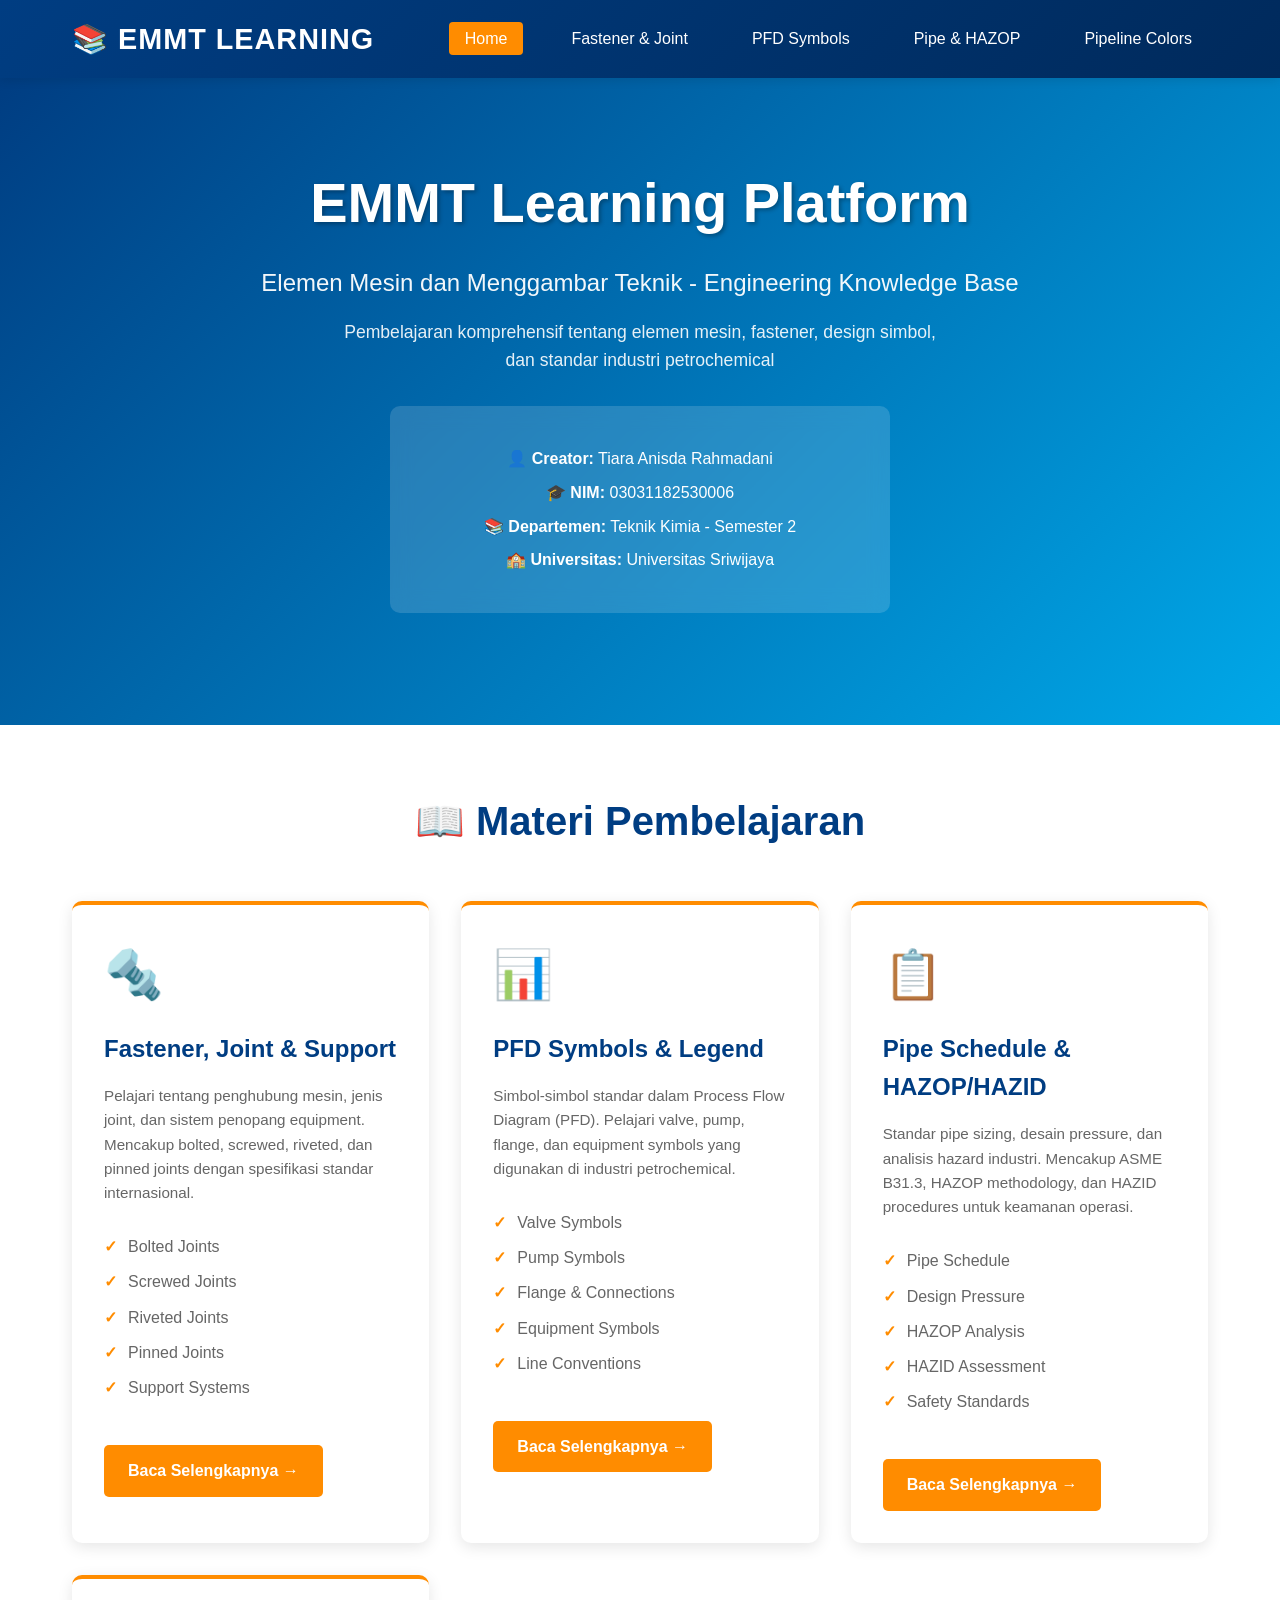
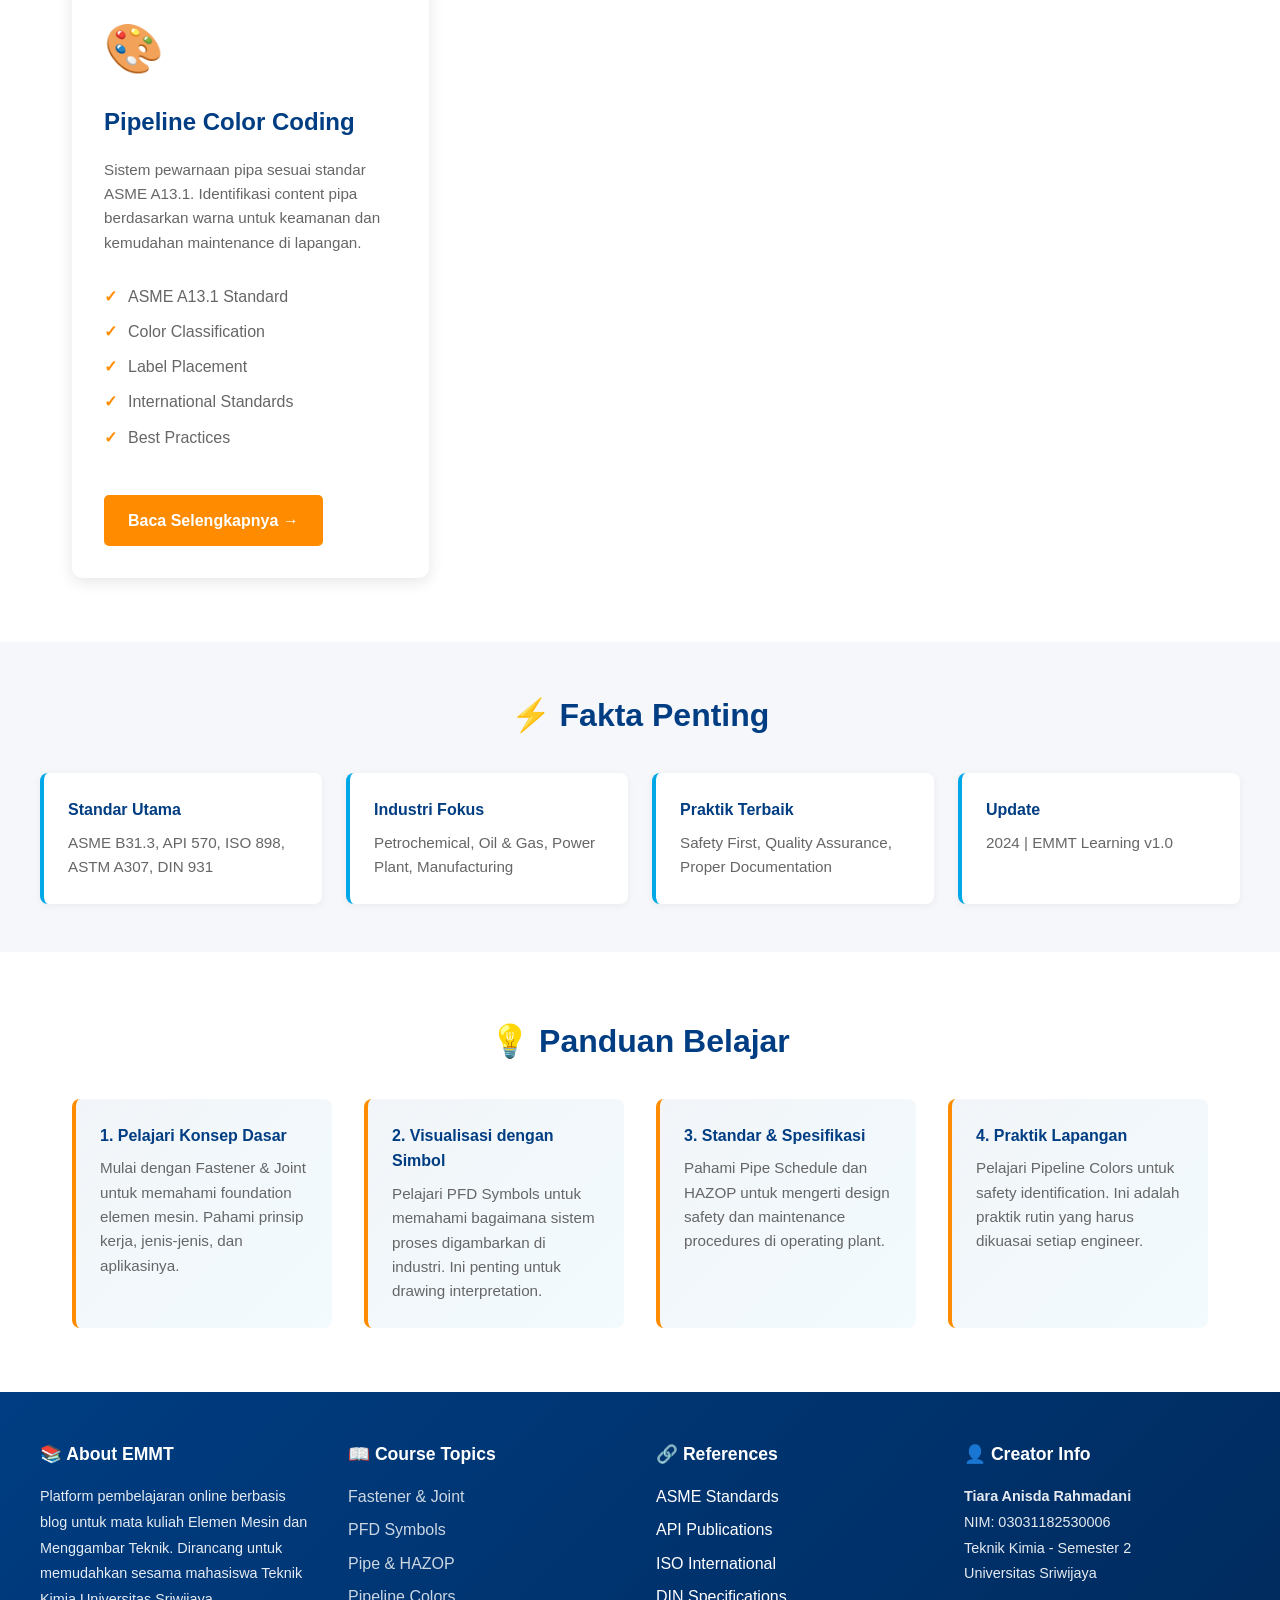
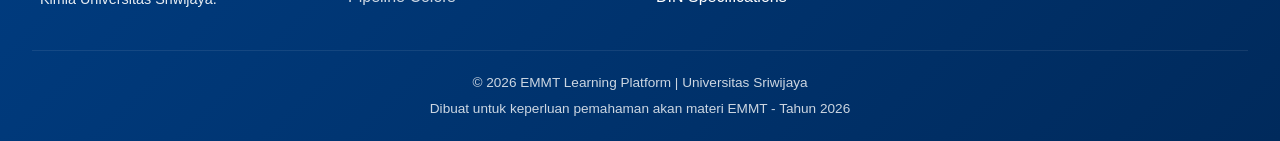
<file: index.html>
<!DOCTYPE html>
<html lang="id">
<head>
    <meta charset="UTF-8">
    <meta name="viewport" content="width=device-width, initial-scale=1.0">
    <title>EMMT Learning - Elemen Mesin dan Menggambar Teknik</title>
    <link rel="stylesheet" href="styles.css">
</head>
<body>
    <!-- Navigation Bar -->
    <nav class="navbar">
        <div class="nav-container">
            <div class="nav-logo">📚 EMMT Learning</div>
            <ul class="nav-menu">
                <li><a href="index.html" class="nav-link active">Home</a></li>
                <li><a href="fastener-joint.html" class="nav-link">Fastener & Joint</a></li>
                <li><a href="pfd-symbols.html" class="nav-link">PFD Symbols</a></li>
                <li><a href="pipe-schedule-hazop.html" class="nav-link">Pipe & HAZOP</a></li>
                <li><a href="pipeline-colors.html" class="nav-link">Pipeline Colors</a></li>
            </ul>
        </div>
    </nav>

    <!-- Hero Section -->
    <section class="hero">
        <div class="hero-content">
            <h1>EMMT Learning Platform</h1>
            <p class="subtitle">Elemen Mesin dan Menggambar Teknik - Engineering Knowledge Base</p>
            <p class="description">Pembelajaran komprehensif tentang elemen mesin, fastener, design simbol, dan standar industri petrochemical</p>
            <div class="course-info">
                <p><strong>👤 Creator:</strong> Tiara Anisda Rahmadani</p>
                <p><strong>🎓 NIM:</strong> 03031182530006</p>
                <p><strong>📚 Departemen:</strong> Teknik Kimia - Semester 2</p>
                <p><strong>🏫 Universitas:</strong> Universitas Sriwijaya</p>
            </div>
        </div>
    </section>

    <!-- Topics Overview -->
    <section class="topics-section">
        <h2>📖 Materi Pembelajaran</h2>
        <div class="topics-grid">
            <!-- Topic 1 -->
            <div class="topic-card">
                <div class="topic-icon">🔩</div>
                <h3>Fastener, Joint & Support</h3>
                <p>Pelajari tentang penghubung mesin, jenis joint, dan sistem penopang equipment. Mencakup bolted, screwed, riveted, dan pinned joints dengan spesifikasi standar internasional.</p>
                <ul>
                    <li>Bolted Joints</li>
                    <li>Screwed Joints</li>
                    <li>Riveted Joints</li>
                    <li>Pinned Joints</li>
                    <li>Support Systems</li>
                </ul>
                <a href="fastener-joint.html" class="btn-read-more">Baca Selengkapnya →</a>
            </div>

            <!-- Topic 2 -->
            <div class="topic-card">
                <div class="topic-icon">📊</div>
                <h3>PFD Symbols & Legend</h3>
                <p>Simbol-simbol standar dalam Process Flow Diagram (PFD). Pelajari valve, pump, flange, dan equipment symbols yang digunakan di industri petrochemical.</p>
                <ul>
                    <li>Valve Symbols</li>
                    <li>Pump Symbols</li>
                    <li>Flange & Connections</li>
                    <li>Equipment Symbols</li>
                    <li>Line Conventions</li>
                </ul>
                <a href="pfd-symbols.html" class="btn-read-more">Baca Selengkapnya →</a>
            </div>

            <!-- Topic 3 -->
            <div class="topic-card">
                <div class="topic-icon">📋</div>
                <h3>Pipe Schedule & HAZOP/HAZID</h3>
                <p>Standar pipe sizing, desain pressure, dan analisis hazard industri. Mencakup ASME B31.3, HAZOP methodology, dan HAZID procedures untuk keamanan operasi.</p>
                <ul>
                    <li>Pipe Schedule</li>
                    <li>Design Pressure</li>
                    <li>HAZOP Analysis</li>
                    <li>HAZID Assessment</li>
                    <li>Safety Standards</li>
                </ul>
                <a href="pipe-schedule-hazop.html" class="btn-read-more">Baca Selengkapnya →</a>
            </div>

            <!-- Topic 4 -->
            <div class="topic-card">
                <div class="topic-icon">🎨</div>
                <h3>Pipeline Color Coding</h3>
                <p>Sistem pewarnaan pipa sesuai standar ASME A13.1. Identifikasi content pipa berdasarkan warna untuk keamanan dan kemudahan maintenance di lapangan.</p>
                <ul>
                    <li>ASME A13.1 Standard</li>
                    <li>Color Classification</li>
                    <li>Label Placement</li>
                    <li>International Standards</li>
                    <li>Best Practices</li>
                </ul>
                <a href="pipeline-colors.html" class="btn-read-more">Baca Selengkapnya →</a>
            </div>
        </div>
    </section>

    <!-- Quick Facts -->
    <section class="quick-facts">
        <h2>⚡ Fakta Penting</h2>
        <div class="facts-grid">
            <div class="fact-box">
                <h4>Standar Utama</h4>
                <p>ASME B31.3, API 570, ISO 898, ASTM A307, DIN 931</p>
            </div>
            <div class="fact-box">
                <h4>Industri Fokus</h4>
                <p>Petrochemical, Oil & Gas, Power Plant, Manufacturing</p>
            </div>
            <div class="fact-box">
                <h4>Praktik Terbaik</h4>
                <p>Safety First, Quality Assurance, Proper Documentation</p>
            </div>
            <div class="fact-box">
                <h4>Update</h4>
                <p>2024 | EMMT Learning v1.0</p>
            </div>
        </div>
    </section>

    <!-- Study Tips -->
    <section class="study-tips">
        <h2>💡 Panduan Belajar</h2>
        <div class="tips-content">
            <div class="tip">
                <h4>1. Pelajari Konsep Dasar</h4>
                <p>Mulai dengan Fastener & Joint untuk memahami foundation elemen mesin. Pahami prinsip kerja, jenis-jenis, dan aplikasinya.</p>
            </div>
            <div class="tip">
                <h4>2. Visualisasi dengan Simbol</h4>
                <p>Pelajari PFD Symbols untuk memahami bagaimana sistem proses digambarkan di industri. Ini penting untuk drawing interpretation.</p>
            </div>
            <div class="tip">
                <h4>3. Standar & Spesifikasi</h4>
                <p>Pahami Pipe Schedule dan HAZOP untuk mengerti design safety dan maintenance procedures di operating plant.</p>
            </div>
            <div class="tip">
                <h4>4. Praktik Lapangan</h4>
                <p>Pelajari Pipeline Colors untuk safety identification. Ini adalah praktik rutin yang harus dikuasai setiap engineer.</p>
            </div>
        </div>
    </section>

    <!-- Footer -->
    <footer class="footer">
        <div class="footer-content">
            <div class="footer-section">
                <h4>📚 About EMMT</h4>
                <p>Platform pembelajaran online berbasis blog untuk mata kuliah Elemen Mesin dan Menggambar Teknik. Dirancang untuk memudahkan sesama mahasiswa Teknik Kimia Universitas Sriwijaya.</p>
            </div>
            <div class="footer-section">
                <h4>📖 Course Topics</h4>
                <ul>
                    <li><a href="fastener-joint.html">Fastener & Joint</a></li>
                    <li><a href="pfd-symbols.html">PFD Symbols</a></li>
                    <li><a href="pipe-schedule-hazop.html">Pipe & HAZOP</a></li>
                    <li><a href="pipeline-colors.html">Pipeline Colors</a></li>
                </ul>
            </div>
            <div class="footer-section">
                <h4>🔗 References</h4>
                <ul>
                    <li>ASME Standards</li>
                    <li>API Publications</li>
                    <li>ISO International</li>
                    <li>DIN Specifications</li>
                </ul>
            </div>
            <div class="footer-section">
                <h4>👤 Creator Info</h4>
                <p><strong>Tiara Anisda Rahmadani</strong></p>
                <p>NIM: 03031182530006</p>
                <p>Teknik Kimia - Semester 2</p>
                <p>Universitas Sriwijaya</p>
            </div>
        </div>
        <div class="footer-bottom">
            <p>&copy; 2026 EMMT Learning Platform | Universitas Sriwijaya</p>
            <p>Dibuat untuk keperluan pemahaman akan materi EMMT - Tahun 2026</p>
        </div>
    </footer>
</body>
</html>
</file>
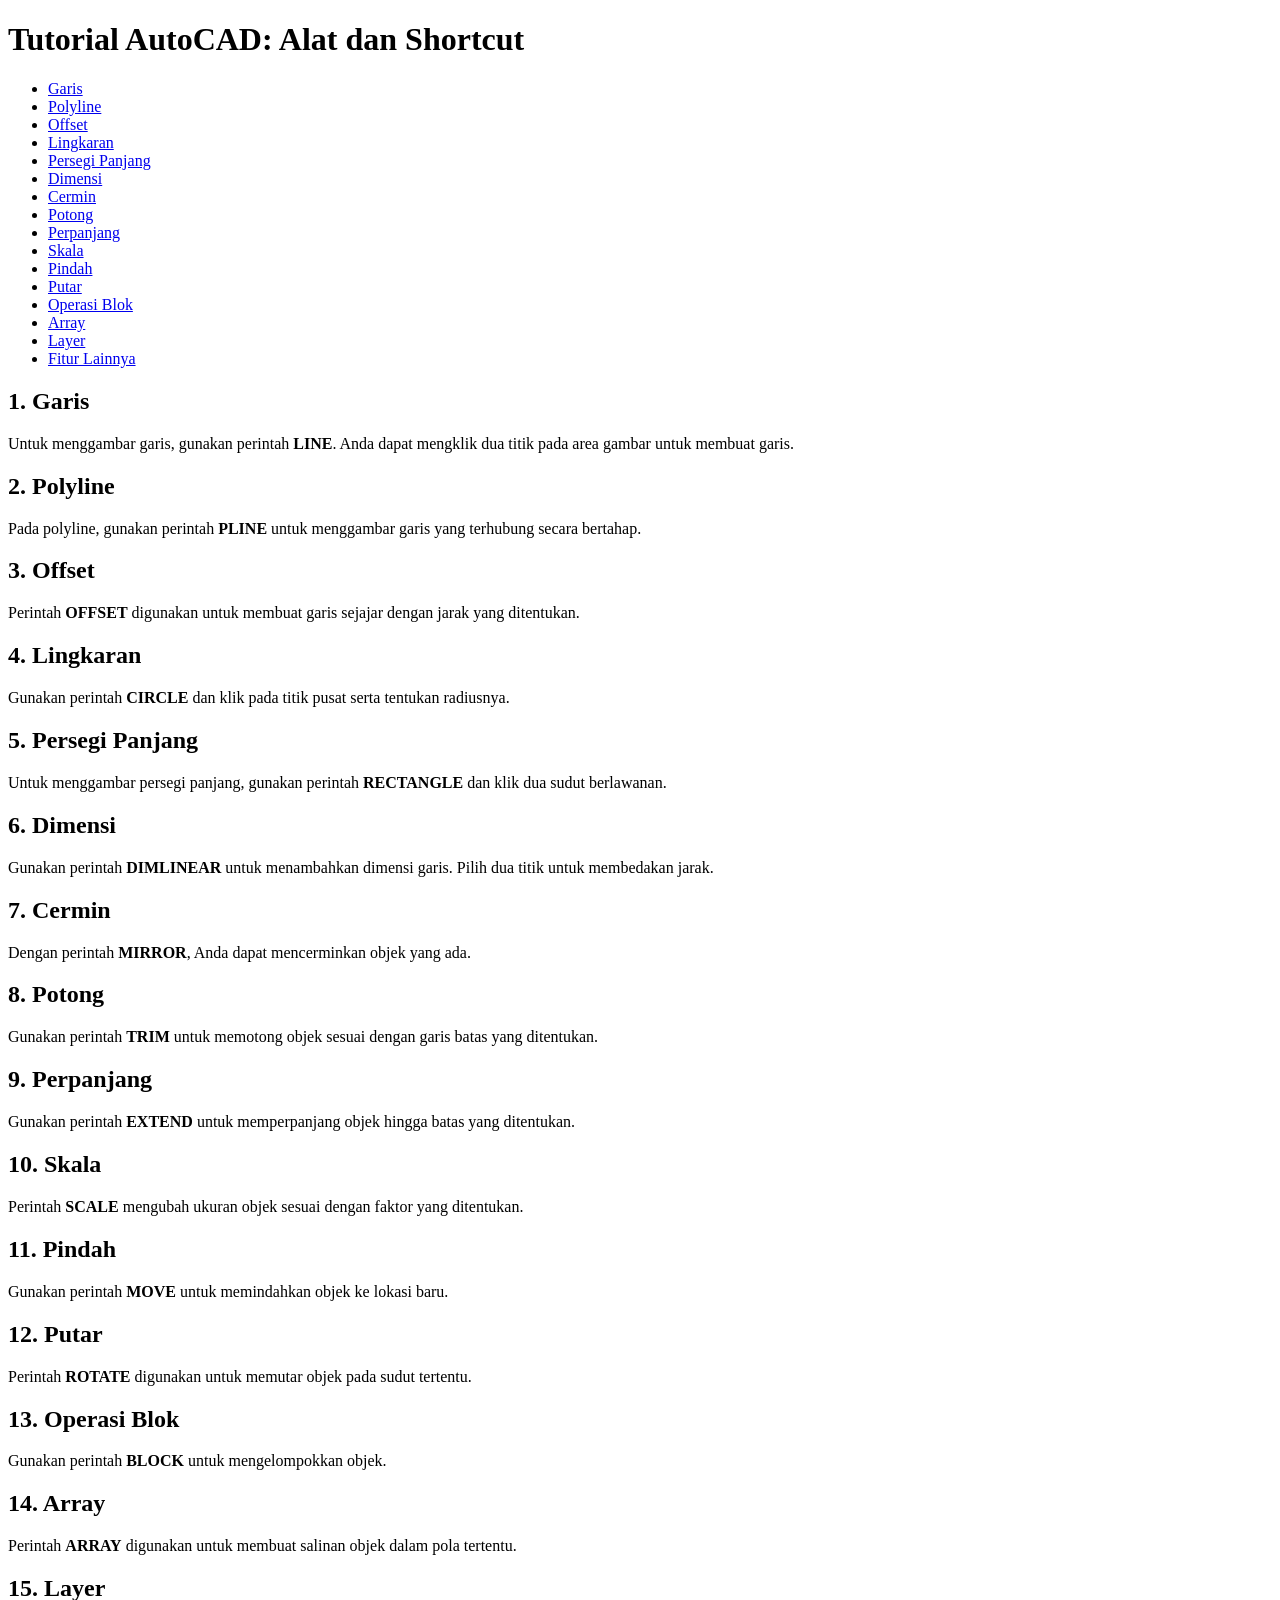
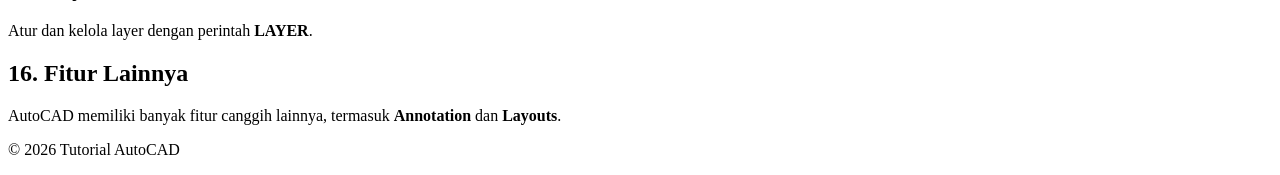
<file: autocad-tutorial-shortcut.html>
<!DOCTYPE html>
<html lang="id">
<head>
    <meta charset="UTF-8">
    <meta name="viewport" content="width=device-width, initial-scale=1.0">
    <title>AutoCAD Tutorial - Alat dan Shortcut</title>
</head>
<body>
    <header>
        <h1>Tutorial AutoCAD: Alat dan Shortcut</h1>
        <nav>
            <ul>
                <li><a href="#line">Garis</a></li>
                <li><a href="#polyline">Polyline</a></li>
                <li><a href="#offset">Offset</a></li>
                <li><a href="#circle">Lingkaran</a></li>
                <li><a href="#rectangle">Persegi Panjang</a></li>
                <li><a href="#dimension">Dimensi</a></li>
                <li><a href="#mirror">Cermin</a></li>
                <li><a href="#trim">Potong</a></li>
                <li><a href="#extend">Perpanjang</a></li>
                <li><a href="#scale">Skala</a></li>
                <li><a href="#move">Pindah</a></li>
                <li><a href="#rotate">Putar</a></li>
                <li><a href="#block">Operasi Blok</a></li>
                <li><a href="#array">Array</a></li>
                <li><a href="#layer">Layer</a></li>
                <li><a href="#other">Fitur Lainnya</a></li>
            </ul>
        </nav>
    </header>
    <main>
        <section id="line">
            <h2>1. Garis</h2>
            <p>Untuk menggambar garis, gunakan perintah <strong>LINE</strong>. Anda dapat mengklik dua titik pada area gambar untuk membuat garis.</p>
        </section>
        <section id="polyline">
            <h2>2. Polyline</h2>
            <p>Pada polyline, gunakan perintah <strong>PLINE</strong> untuk menggambar garis yang terhubung secara bertahap.</p>
        </section>
        <section id="offset">
            <h2>3. Offset</h2>
            <p>Perintah <strong>OFFSET</strong> digunakan untuk membuat garis sejajar dengan jarak yang ditentukan.</p>
        </section>
        <section id="circle">
            <h2>4. Lingkaran</h2>
            <p>Gunakan perintah <strong>CIRCLE</strong> dan klik pada titik pusat serta tentukan radiusnya.</p>
        </section>
        <section id="rectangle">
            <h2>5. Persegi Panjang</h2>
            <p>Untuk menggambar persegi panjang, gunakan perintah <strong>RECTANGLE</strong> dan klik dua sudut berlawanan.</p>
        </section>
        <section id="dimension">
            <h2>6. Dimensi</h2>
            <p>Gunakan perintah <strong>DIMLINEAR</strong> untuk menambahkan dimensi garis. Pilih dua titik untuk membedakan jarak.</p>
        </section>
        <section id="mirror">
            <h2>7. Cermin</h2>
            <p>Dengan perintah <strong>MIRROR</strong>, Anda dapat mencerminkan objek yang ada.</p>
        </section>
        <section id="trim">
            <h2>8. Potong</h2>
            <p>Gunakan perintah <strong>TRIM</strong> untuk memotong objek sesuai dengan garis batas yang ditentukan.</p>
        </section>
        <section id="extend">
            <h2>9. Perpanjang</h2>
            <p>Gunakan perintah <strong>EXTEND</strong> untuk memperpanjang objek hingga batas yang ditentukan.</p>
        </section>
        <section id="scale">
            <h2>10. Skala</h2>
            <p>Perintah <strong>SCALE</strong> mengubah ukuran objek sesuai dengan faktor yang ditentukan.</p>
        </section>
        <section id="move">
            <h2>11. Pindah</h2>
            <p>Gunakan perintah <strong>MOVE</strong> untuk memindahkan objek ke lokasi baru.</p>
        </section>
        <section id="rotate">
            <h2>12. Putar</h2>
            <p>Perintah <strong>ROTATE</strong> digunakan untuk memutar objek pada sudut tertentu.</p>
        </section>
        <section id="block">
            <h2>13. Operasi Blok</h2>
            <p>Gunakan perintah <strong>BLOCK</strong> untuk mengelompokkan objek.</p>
        </section>
        <section id="array">
            <h2>14. Array</h2>
            <p>Perintah <strong>ARRAY</strong> digunakan untuk membuat salinan objek dalam pola tertentu.</p>
        </section>
        <section id="layer">
            <h2>15. Layer</h2>
            <p>Atur dan kelola layer dengan perintah <strong>LAYER</strong>.</p>
        </section>
        <section id="other">
            <h2>16. Fitur Lainnya</h2>
            <p>AutoCAD memiliki banyak fitur canggih lainnya, termasuk <strong>Annotation</strong> dan <strong>Layouts</strong>.</p>
        </section>
    </main>
    <footer>
        <p>&copy; 2026 Tutorial AutoCAD</p>
    </footer>
</body>
</html>
</file>
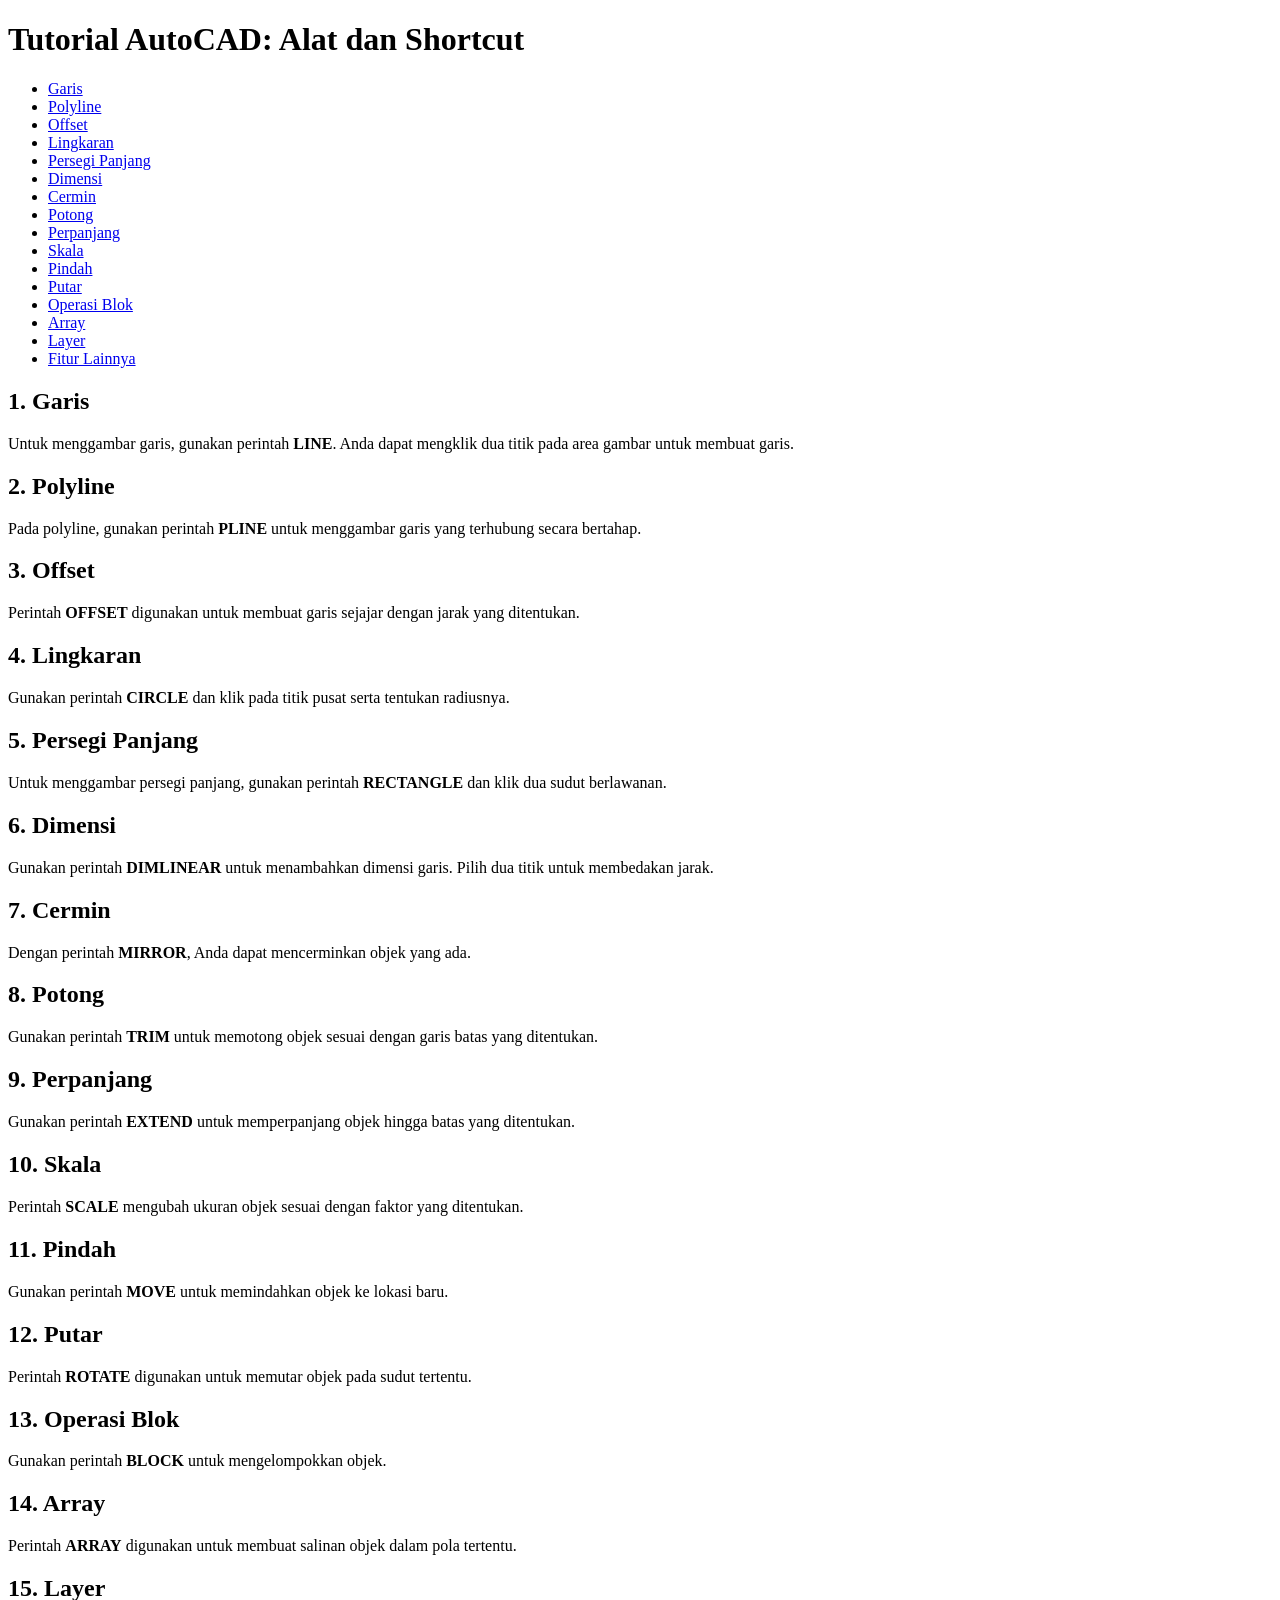
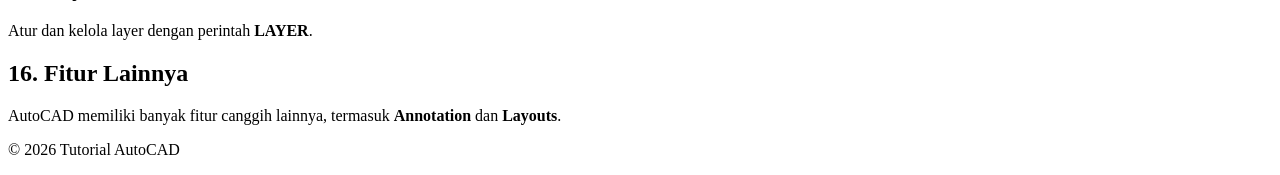
<file: autocad-tutorial.html>
<!DOCTYPE html>
<html lang="id">
<head>
    <meta charset="UTF-8">
    <meta name="viewport" content="width=device-width, initial-scale=1.0">
    <title>AutoCAD Tutorial - Alat dan Shortcut</title>
</head>
<body>
    <header>
        <h1>Tutorial AutoCAD: Alat dan Shortcut</h1>
        <nav>
            <ul>
                <li><a href="#line">Garis</a></li>
                <li><a href="#polyline">Polyline</a></li>
                <li><a href="#offset">Offset</a></li>
                <li><a href="#circle">Lingkaran</a></li>
                <li><a href="#rectangle">Persegi Panjang</a></li>
                <li><a href="#dimension">Dimensi</a></li>
                <li><a href="#mirror">Cermin</a></li>
                <li><a href="#trim">Potong</a></li>
                <li><a href="#extend">Perpanjang</a></li>
                <li><a href="#scale">Skala</a></li>
                <li><a href="#move">Pindah</a></li>
                <li><a href="#rotate">Putar</a></li>
                <li><a href="#block">Operasi Blok</a></li>
                <li><a href="#array">Array</a></li>
                <li><a href="#layer">Layer</a></li>
                <li><a href="#other">Fitur Lainnya</a></li>
            </ul>
        </nav>
    </header>
    <main>
        <section id="line">
            <h2>1. Garis</h2>
            <p>Untuk menggambar garis, gunakan perintah <strong>LINE</strong>. Anda dapat mengklik dua titik pada area gambar untuk membuat garis.</p>
        </section>
        <section id="polyline">
            <h2>2. Polyline</h2>
            <p>Pada polyline, gunakan perintah <strong>PLINE</strong> untuk menggambar garis yang terhubung secara bertahap.</p>
        </section>
        <section id="offset">
            <h2>3. Offset</h2>
            <p>Perintah <strong>OFFSET</strong> digunakan untuk membuat garis sejajar dengan jarak yang ditentukan.</p>
        </section>
        <section id="circle">
            <h2>4. Lingkaran</h2>
            <p>Gunakan perintah <strong>CIRCLE</strong> dan klik pada titik pusat serta tentukan radiusnya.</p>
        </section>
        <section id="rectangle">
            <h2>5. Persegi Panjang</h2>
            <p>Untuk menggambar persegi panjang, gunakan perintah <strong>RECTANGLE</strong> dan klik dua sudut berlawanan.</p>
        </section>
        <section id="dimension">
            <h2>6. Dimensi</h2>
            <p>Gunakan perintah <strong>DIMLINEAR</strong> untuk menambahkan dimensi garis. Pilih dua titik untuk membedakan jarak.</p>
        </section>
        <section id="mirror">
            <h2>7. Cermin</h2>
            <p>Dengan perintah <strong>MIRROR</strong>, Anda dapat mencerminkan objek yang ada.</p>
        </section>
        <section id="trim">
            <h2>8. Potong</h2>
            <p>Gunakan perintah <strong>TRIM</strong> untuk memotong objek sesuai dengan garis batas yang ditentukan.</p>
        </section>
        <section id="extend">
            <h2>9. Perpanjang</h2>
            <p>Gunakan perintah <strong>EXTEND</strong> untuk memperpanjang objek hingga batas yang ditentukan.</p>
        </section>
        <section id="scale">
            <h2>10. Skala</h2>
            <p>Perintah <strong>SCALE</strong> mengubah ukuran objek sesuai dengan faktor yang ditentukan.</p>
        </section>
        <section id="move">
            <h2>11. Pindah</h2>
            <p>Gunakan perintah <strong>MOVE</strong> untuk memindahkan objek ke lokasi baru.</p>
        </section>
        <section id="rotate">
            <h2>12. Putar</h2>
            <p>Perintah <strong>ROTATE</strong> digunakan untuk memutar objek pada sudut tertentu.</p>
        </section>
        <section id="block">
            <h2>13. Operasi Blok</h2>
            <p>Gunakan perintah <strong>BLOCK</strong> untuk mengelompokkan objek.</p>
        </section>
        <section id="array">
            <h2>14. Array</h2>
            <p>Perintah <strong>ARRAY</strong> digunakan untuk membuat salinan objek dalam pola tertentu.</p>
        </section>
        <section id="layer">
            <h2>15. Layer</h2>
            <p>Atur dan kelola layer dengan perintah <strong>LAYER</strong>.</p>
        </section>
        <section id="other">
            <h2>16. Fitur Lainnya</h2>
            <p>AutoCAD memiliki banyak fitur canggih lainnya, termasuk <strong>Annotation</strong> dan <strong>Layouts</strong>.</p>
        </section>
    </main>
    <footer>
        <p>&copy; 2026 Tutorial AutoCAD</p>
    </footer>
</body>
</html>
</file>
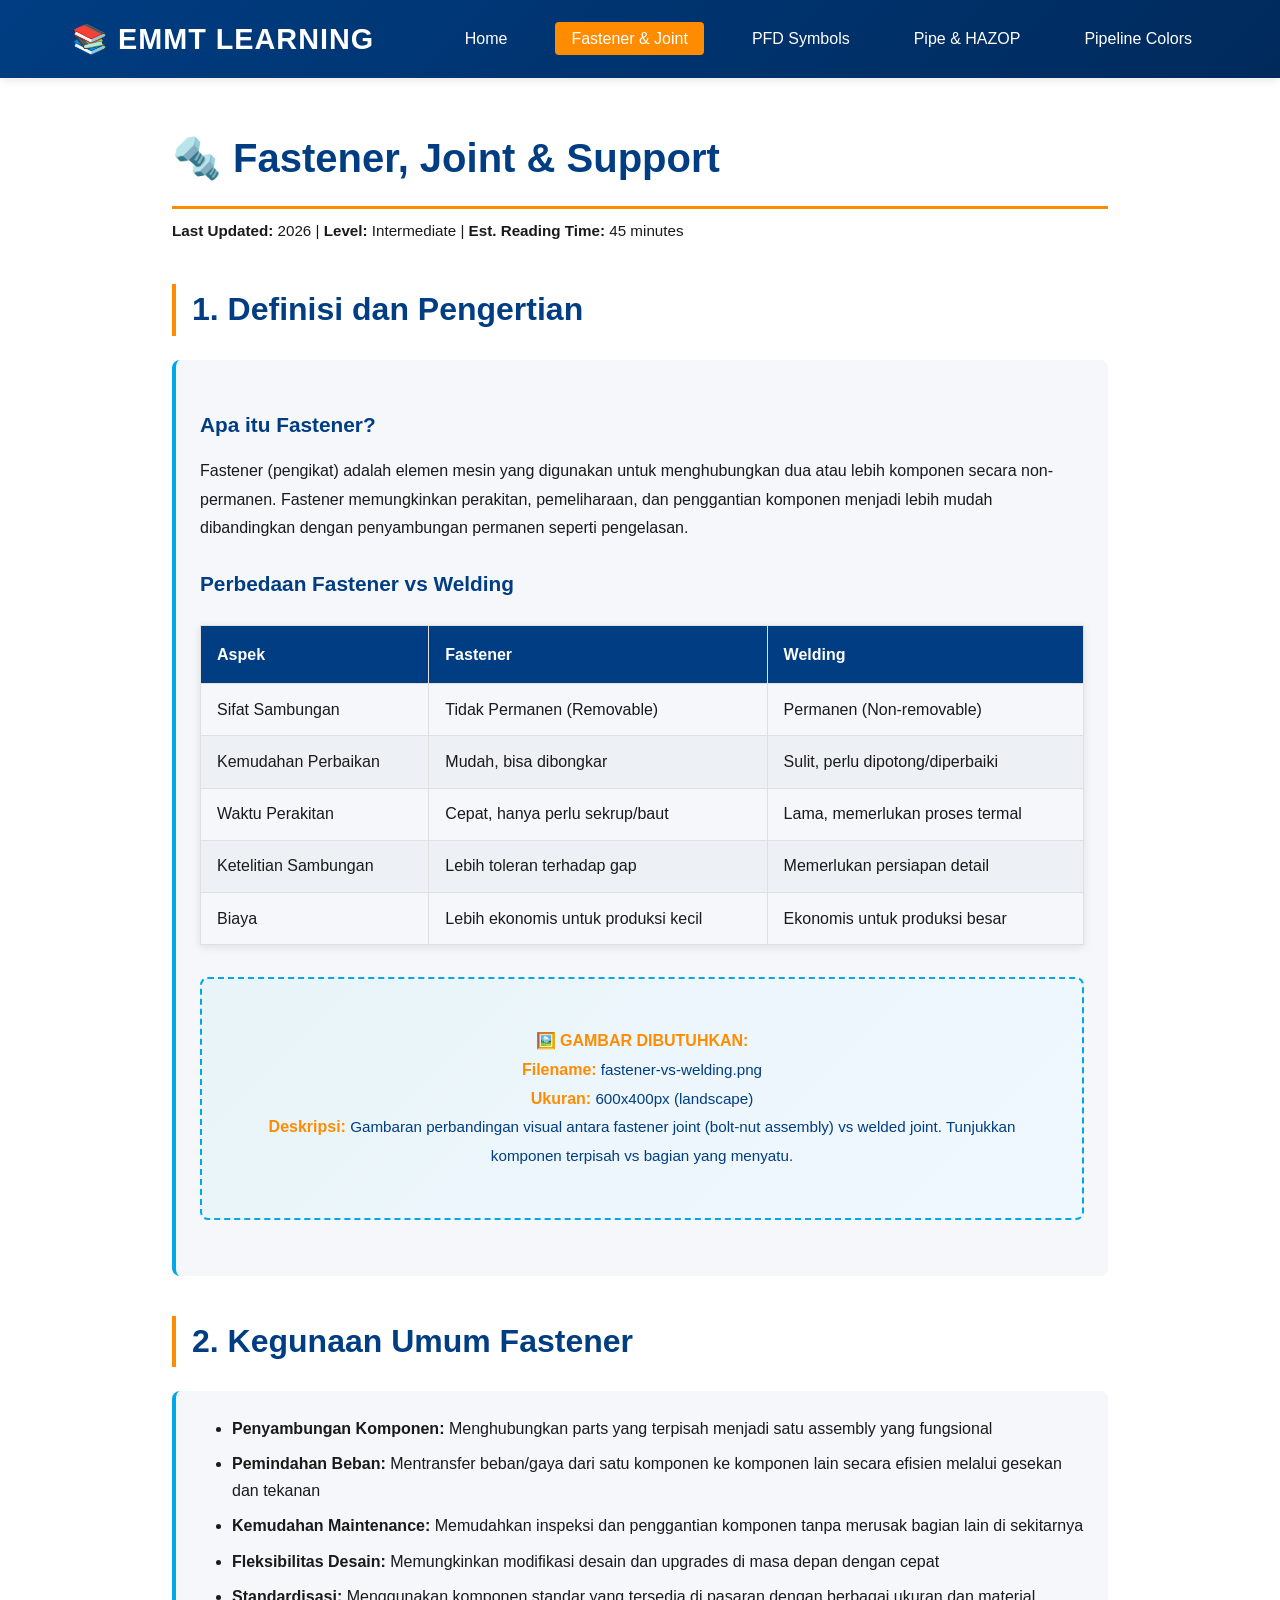
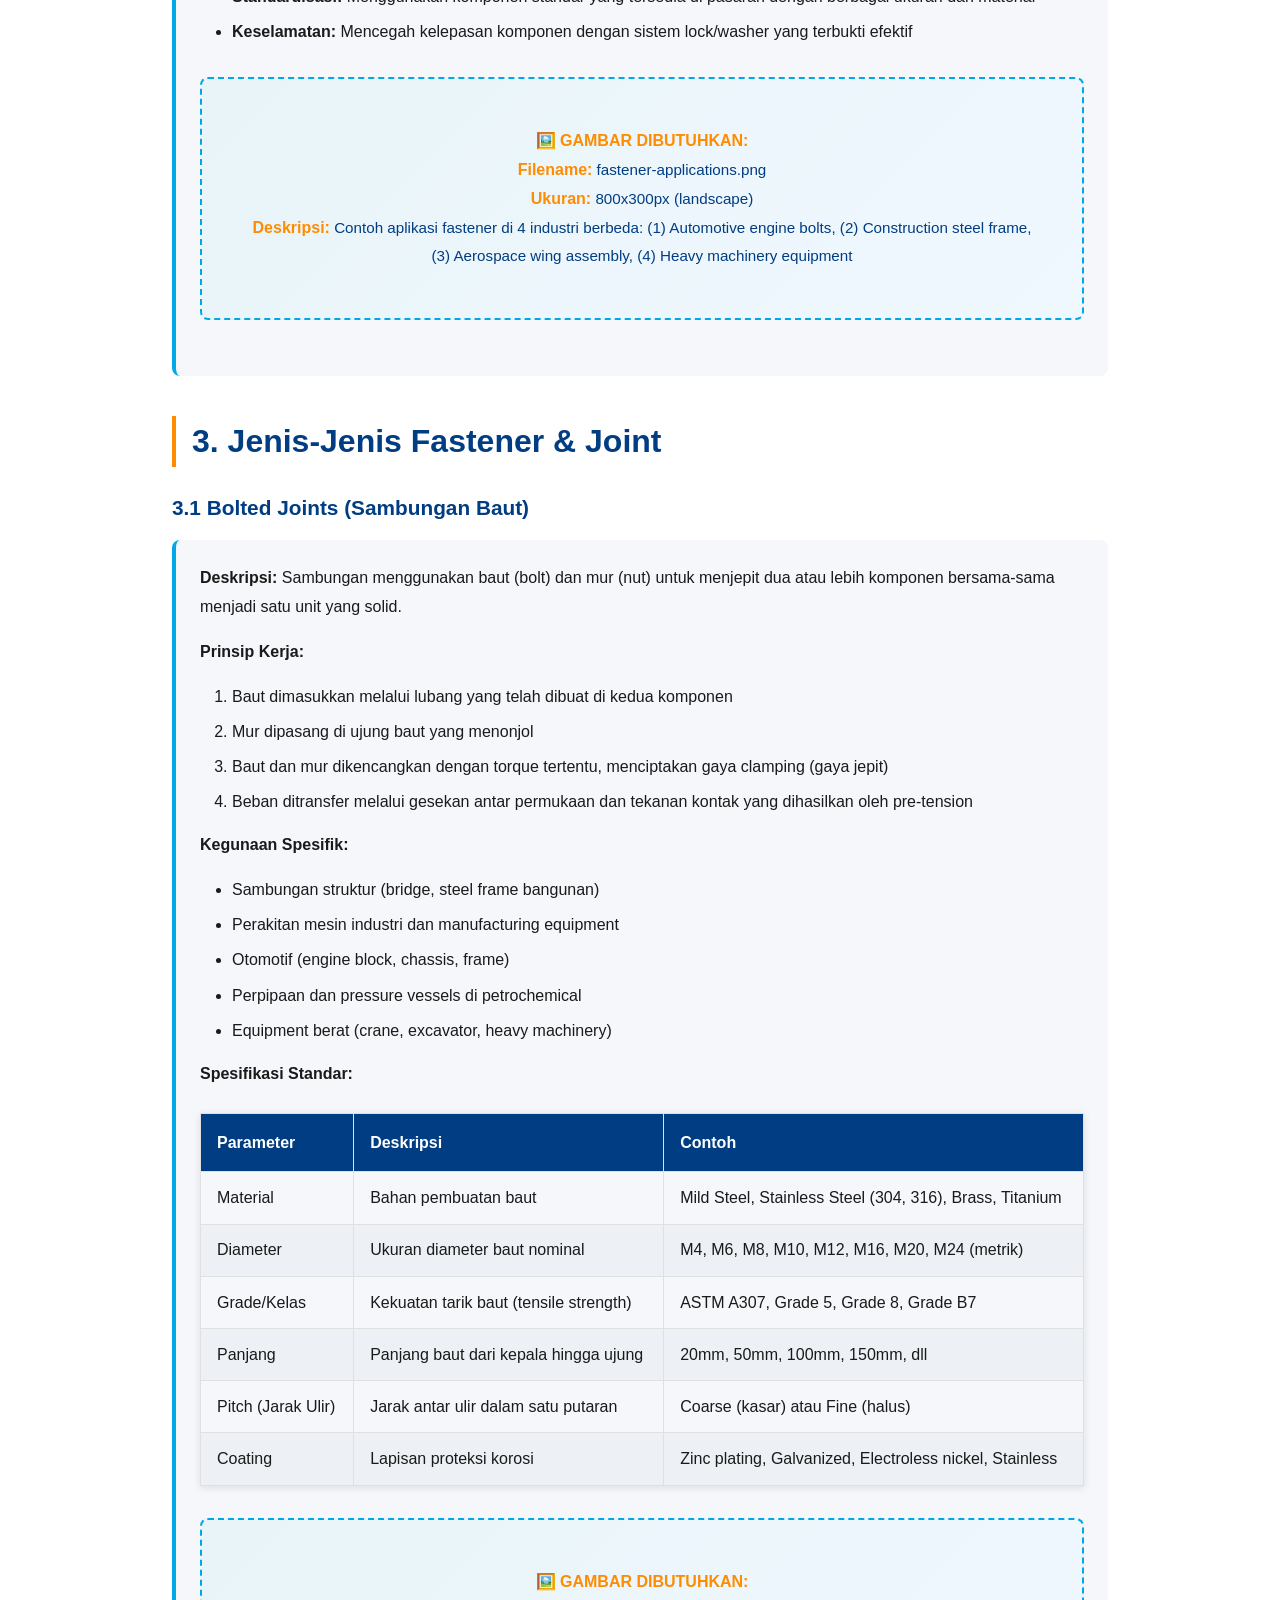
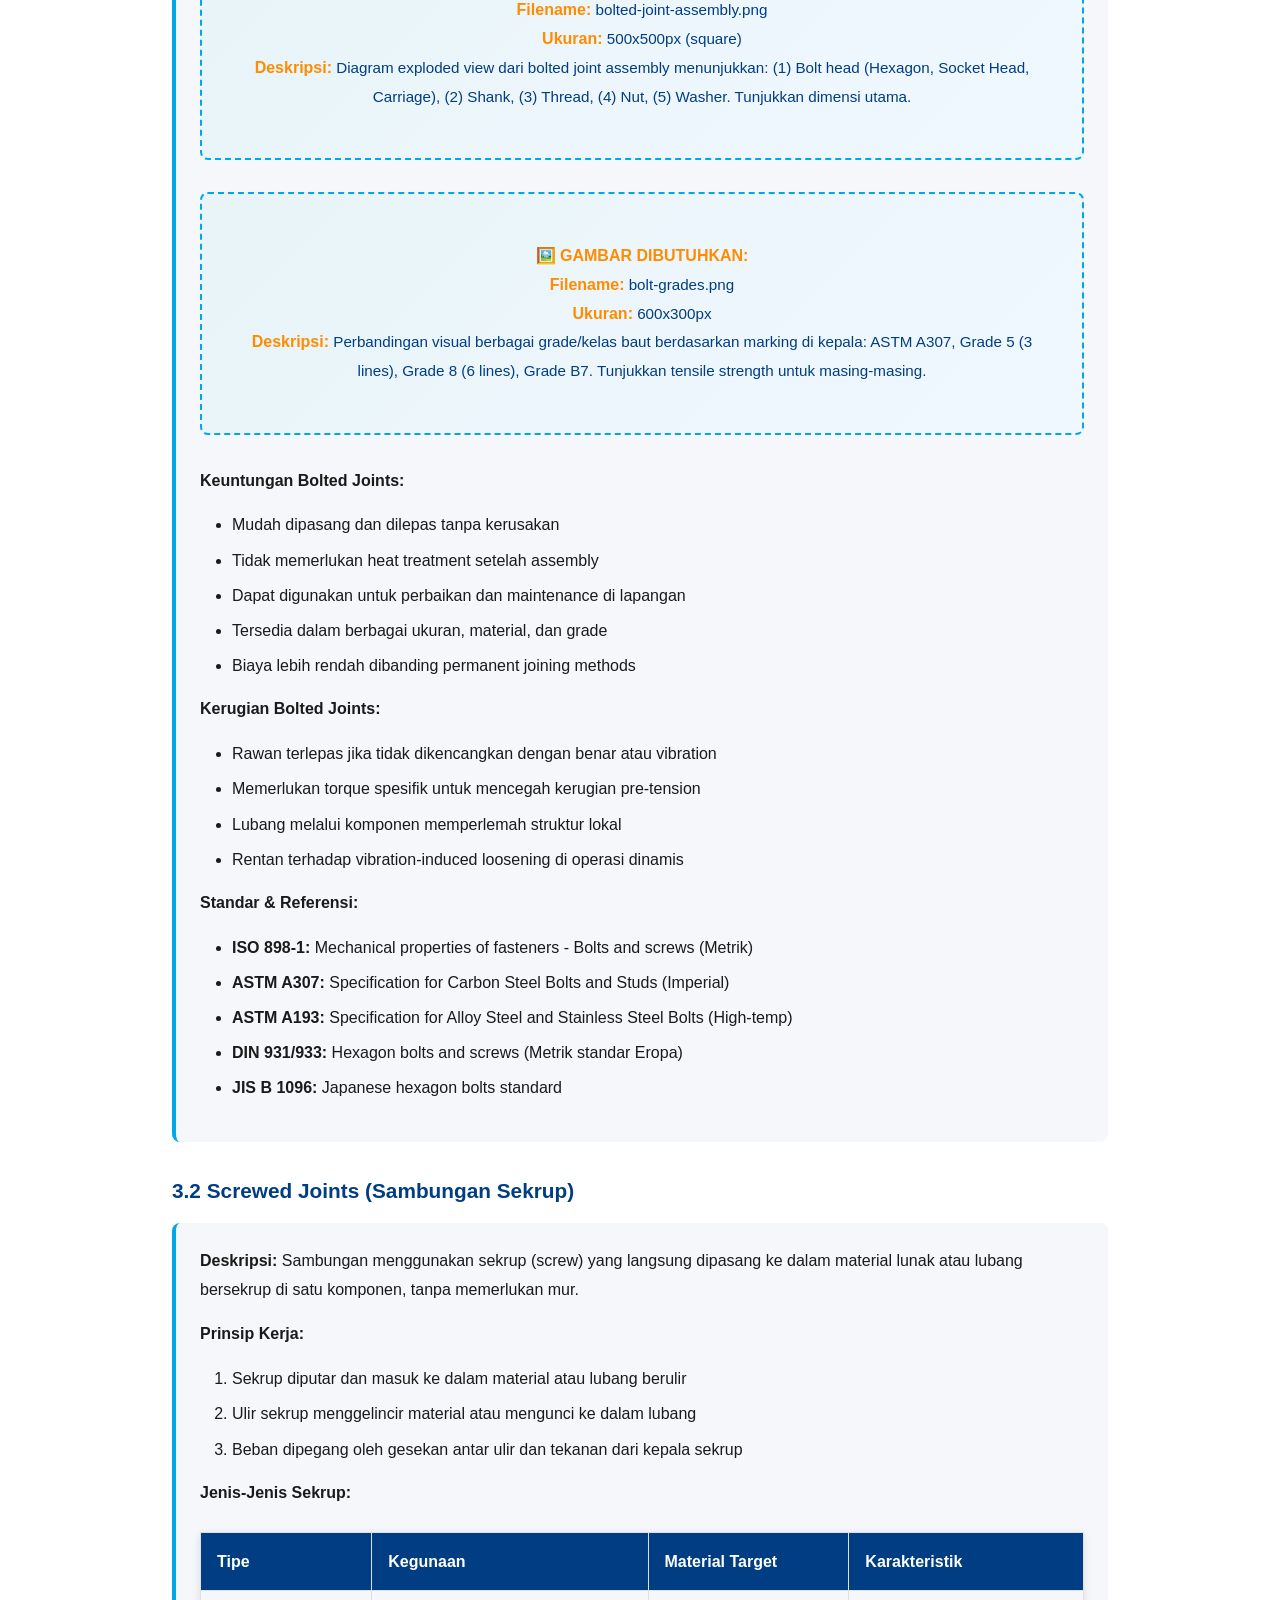
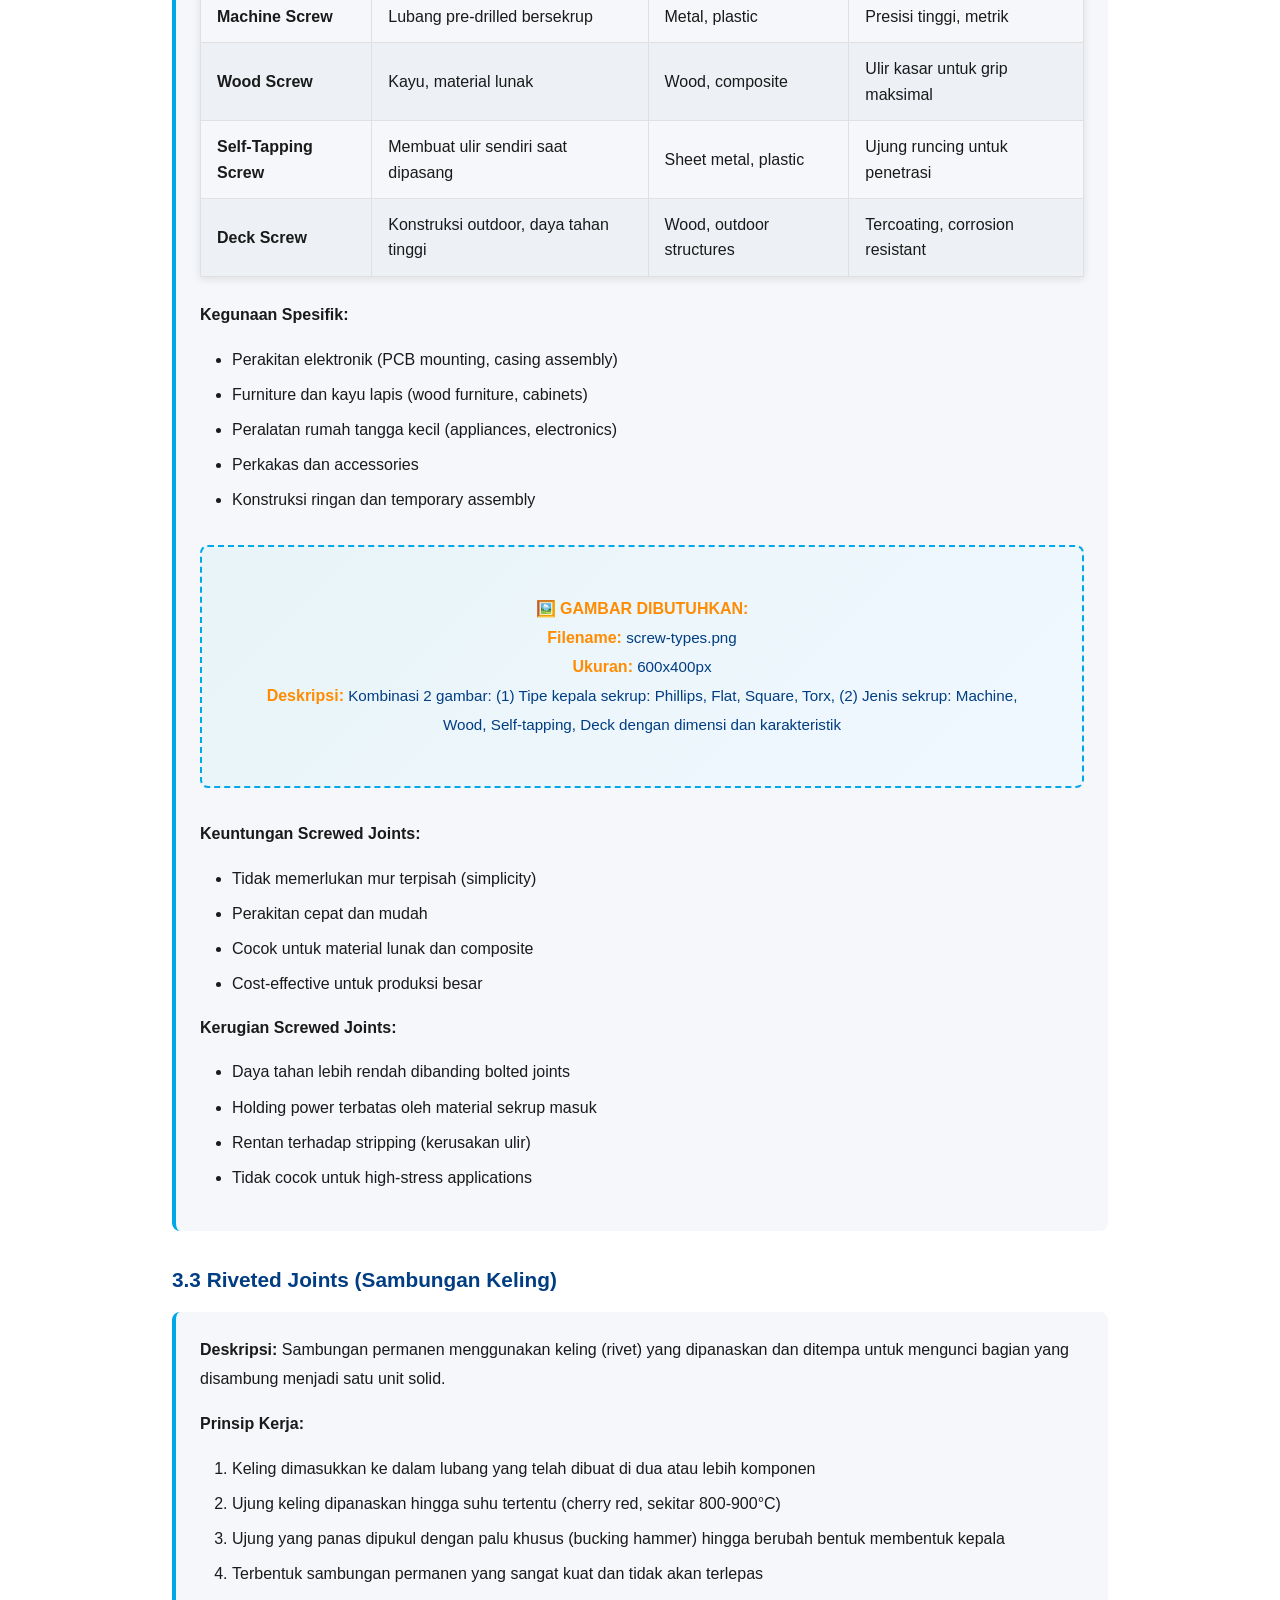
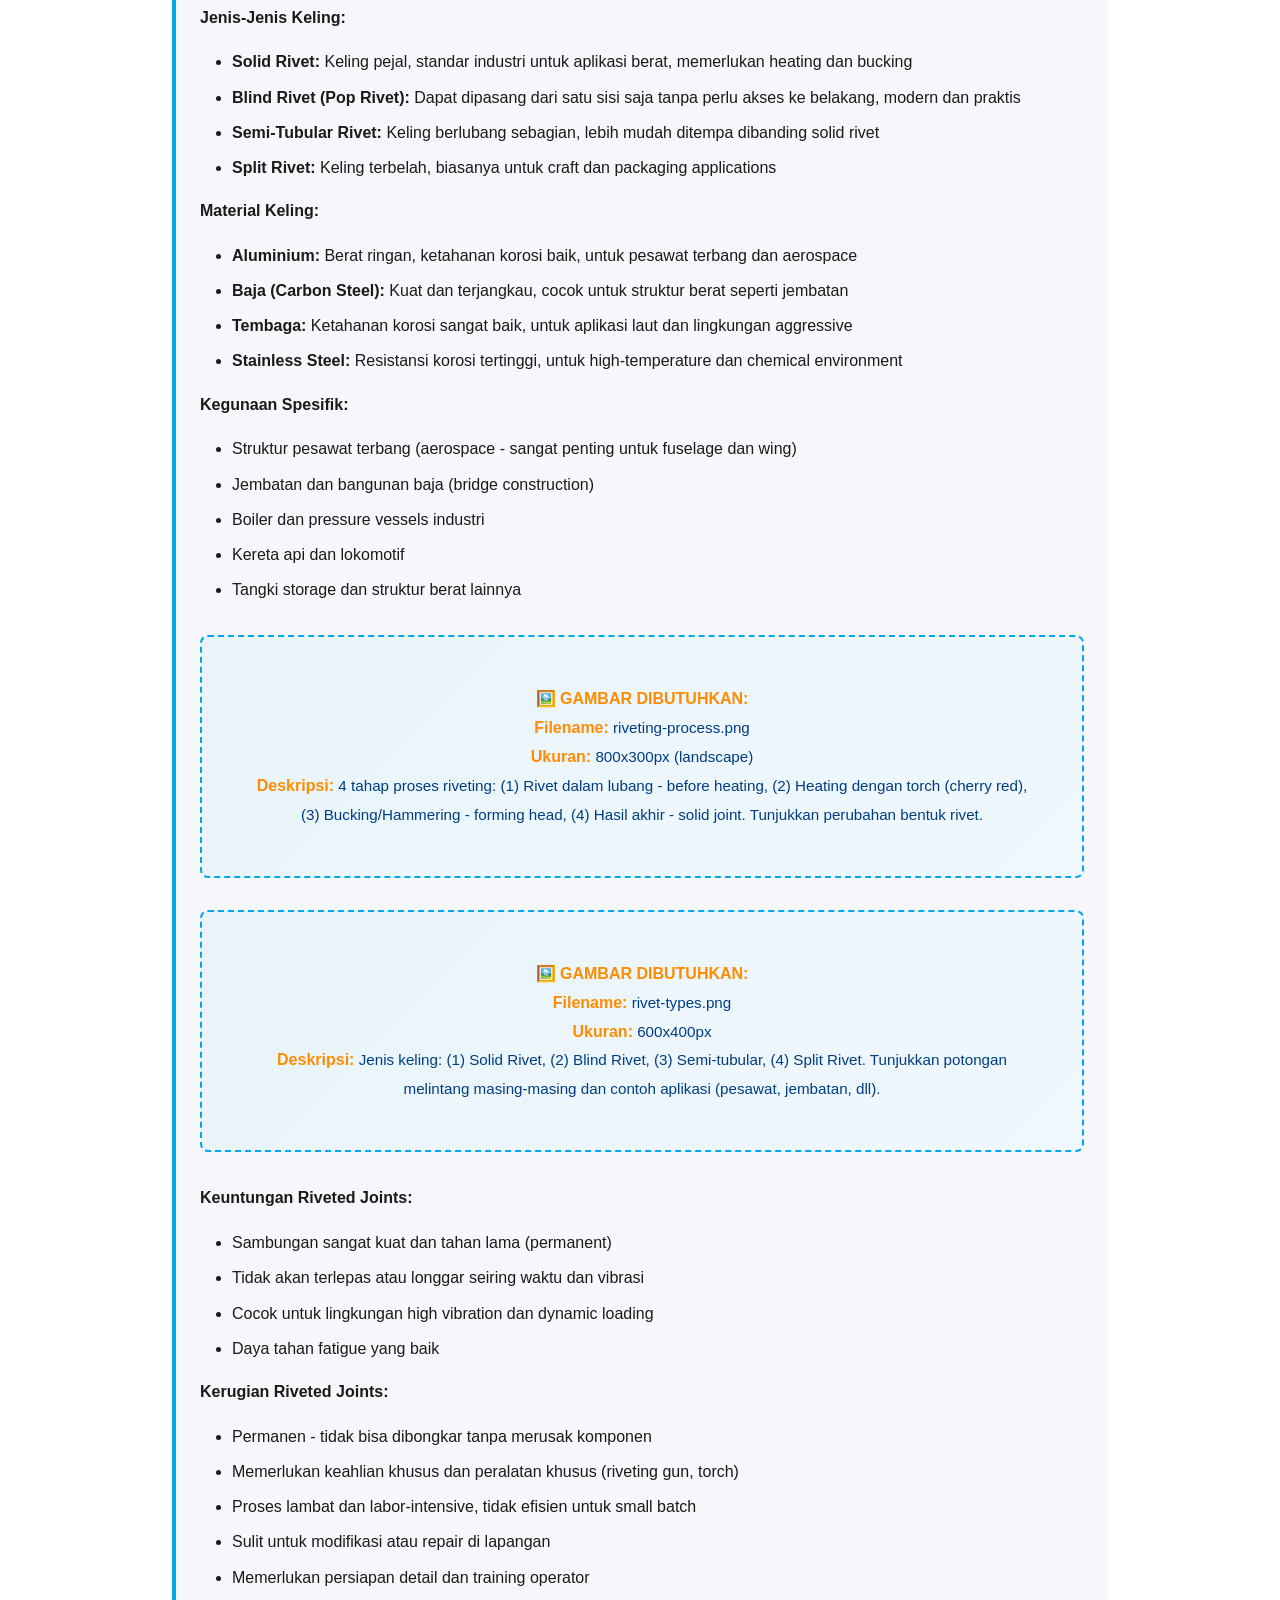
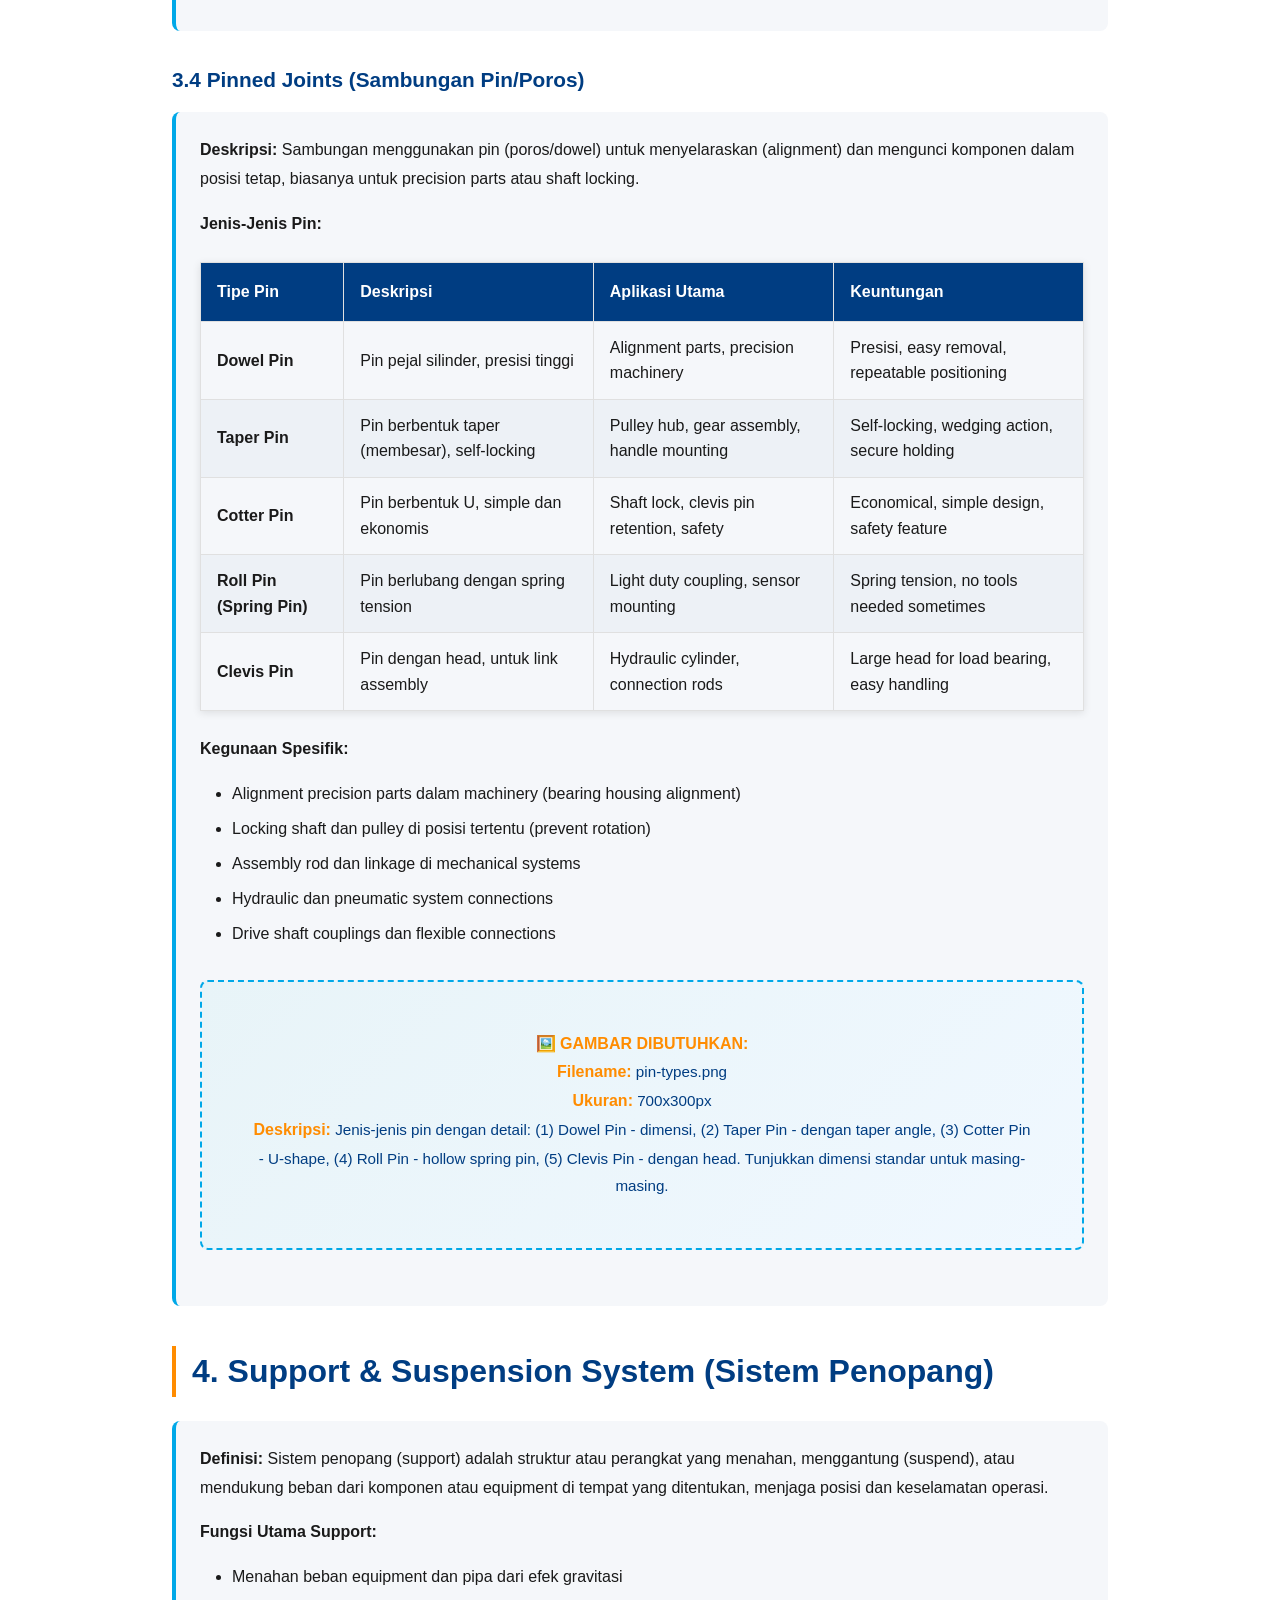
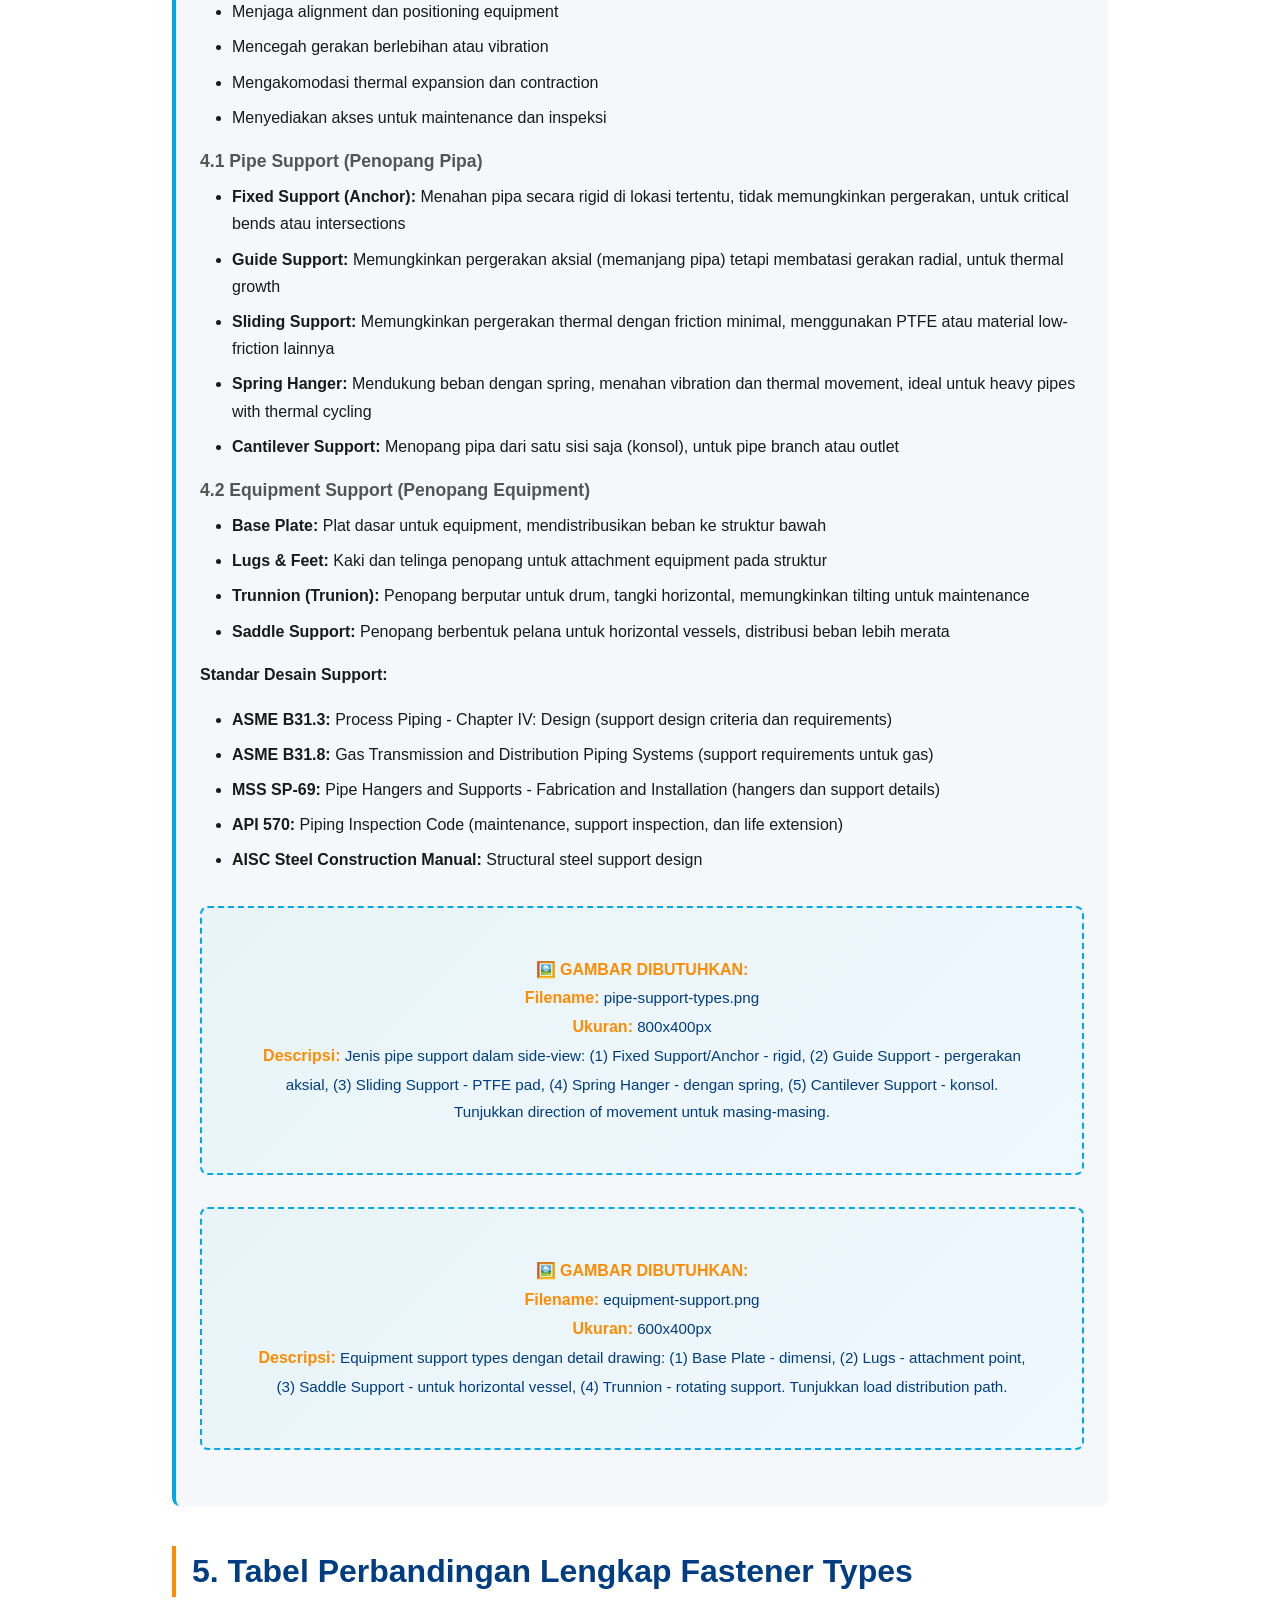
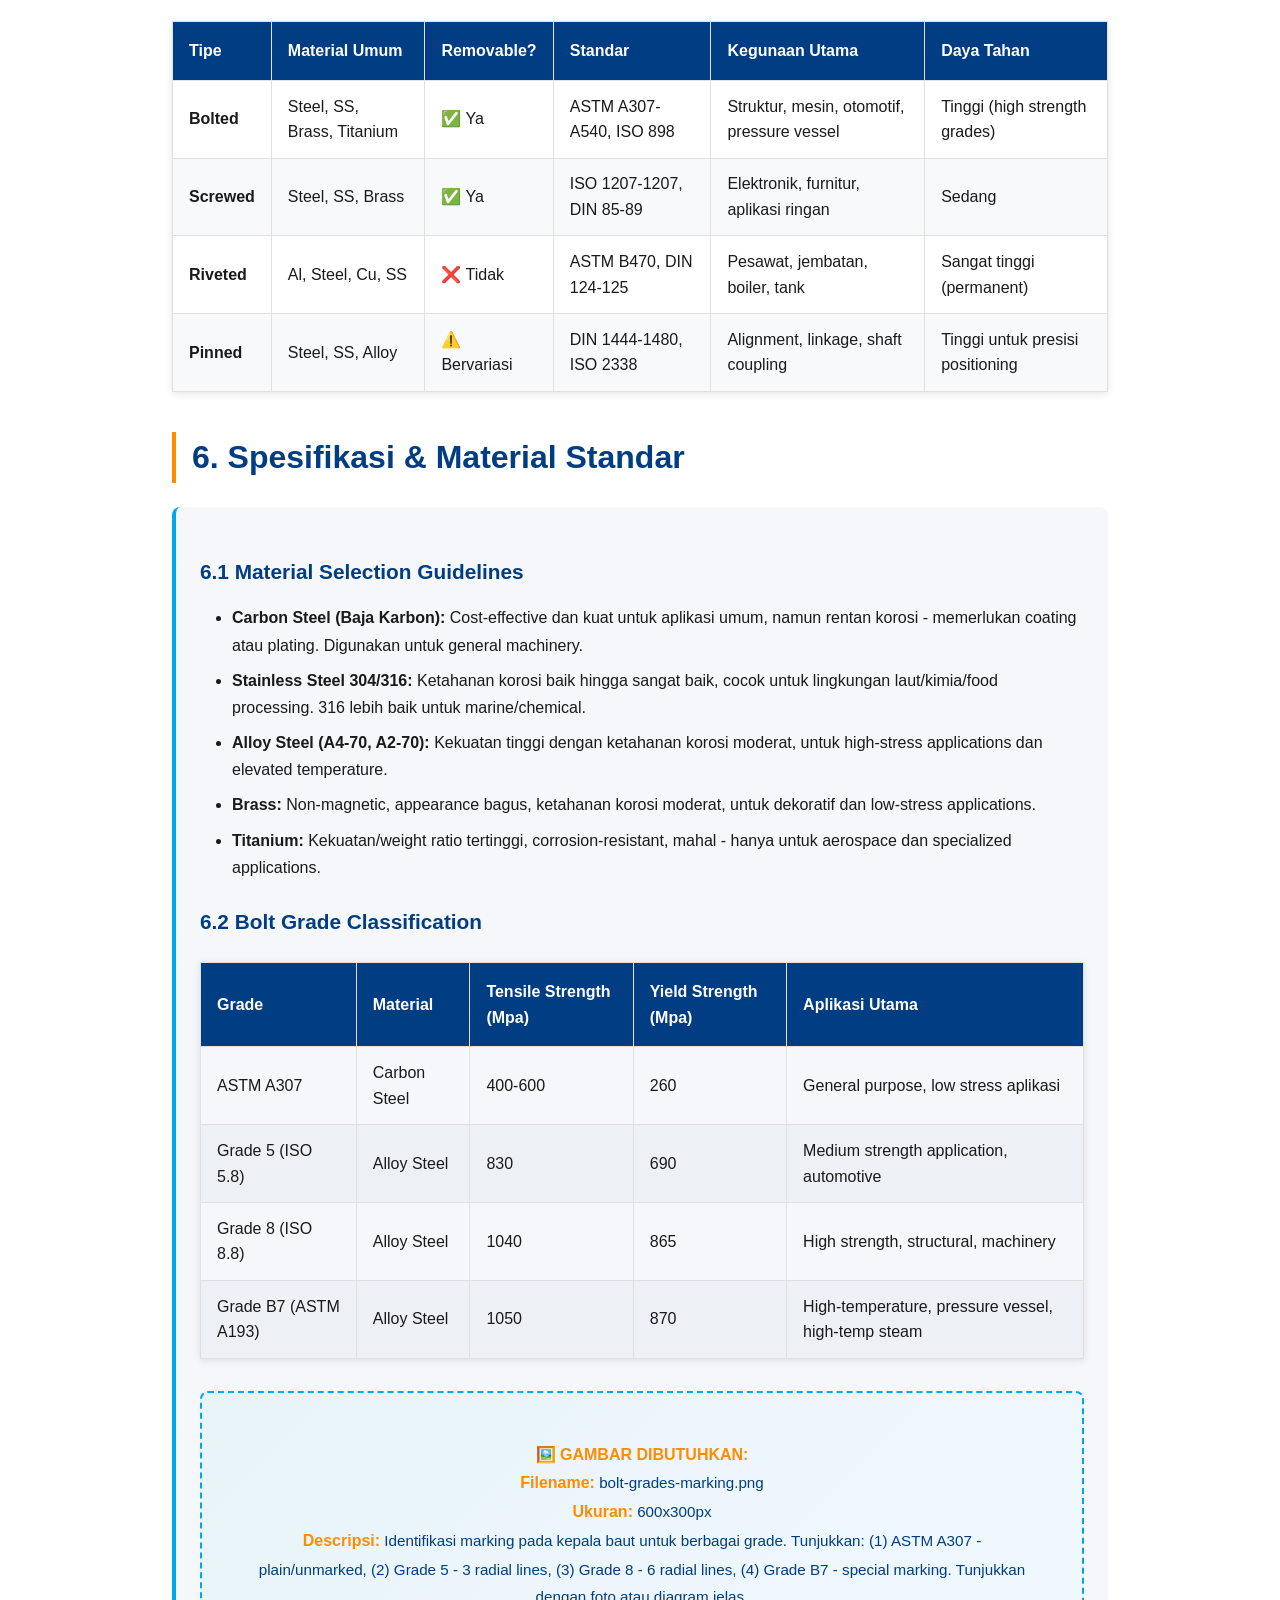
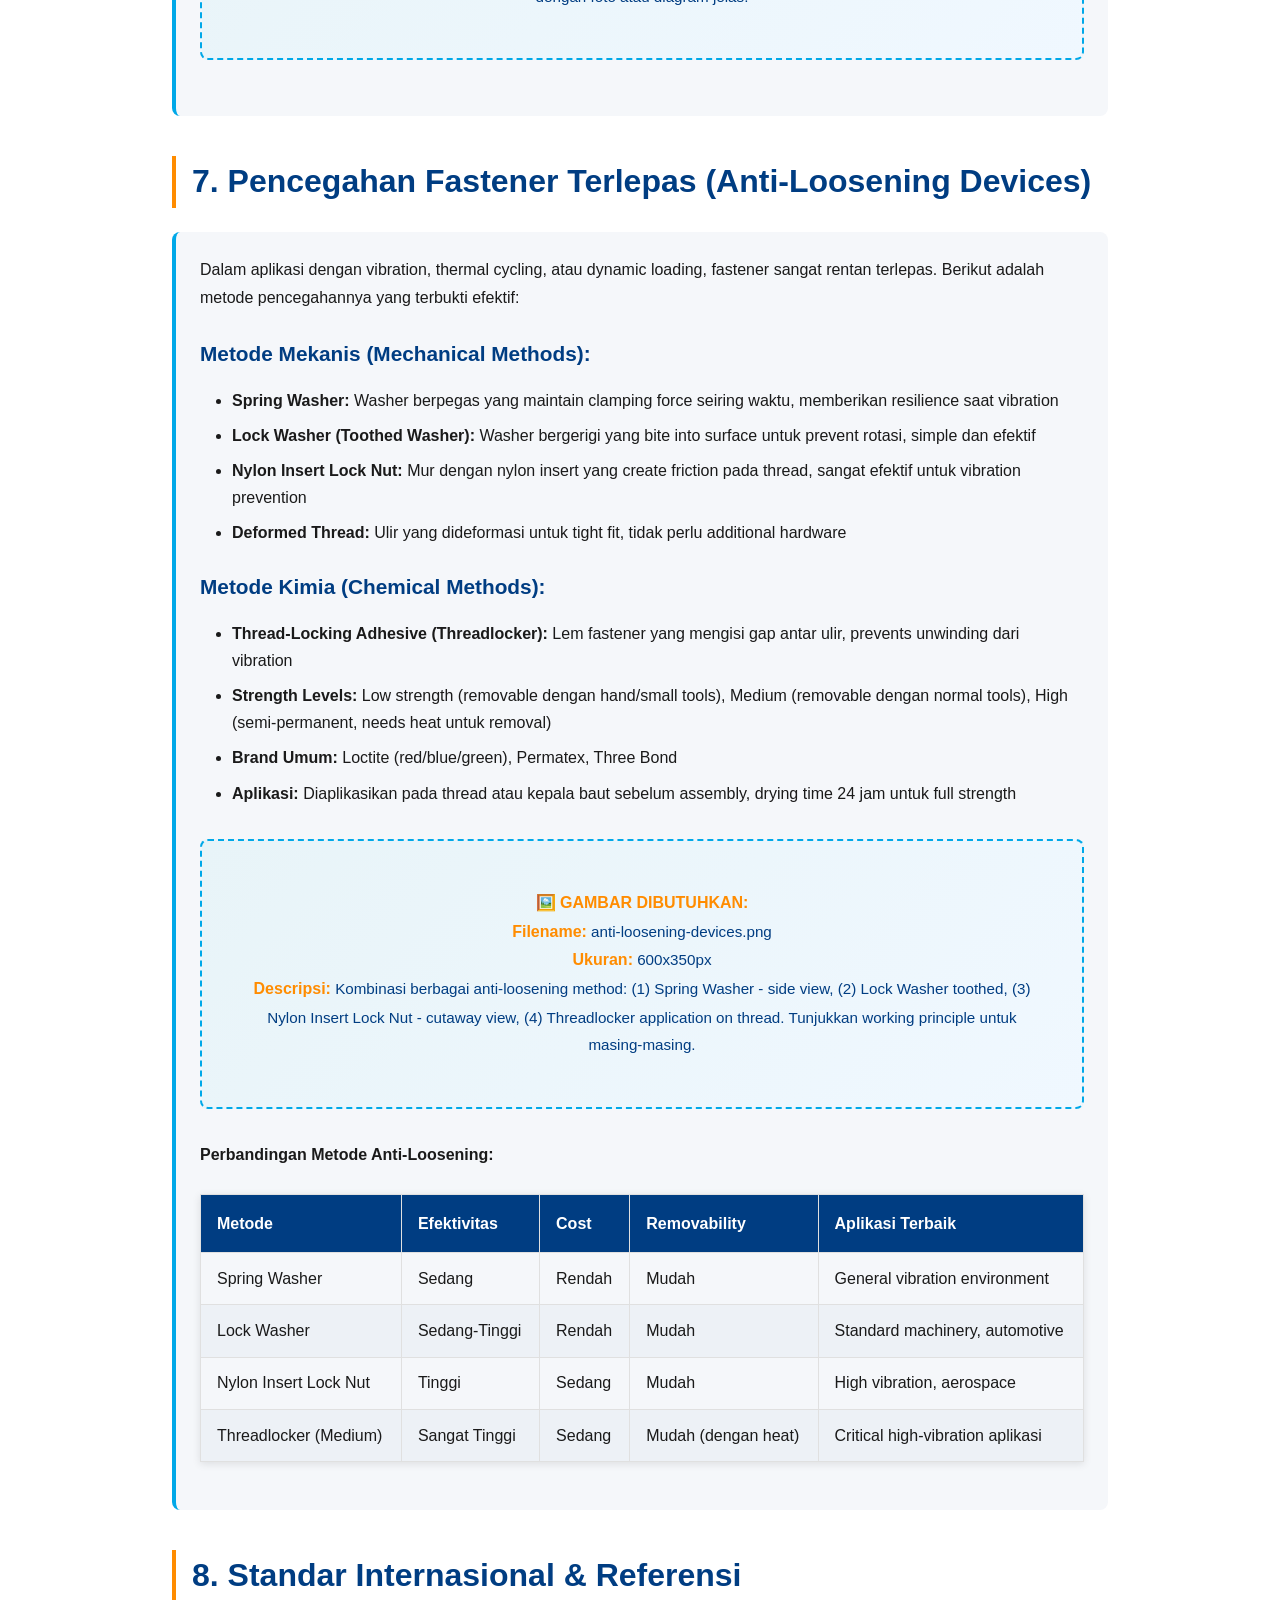
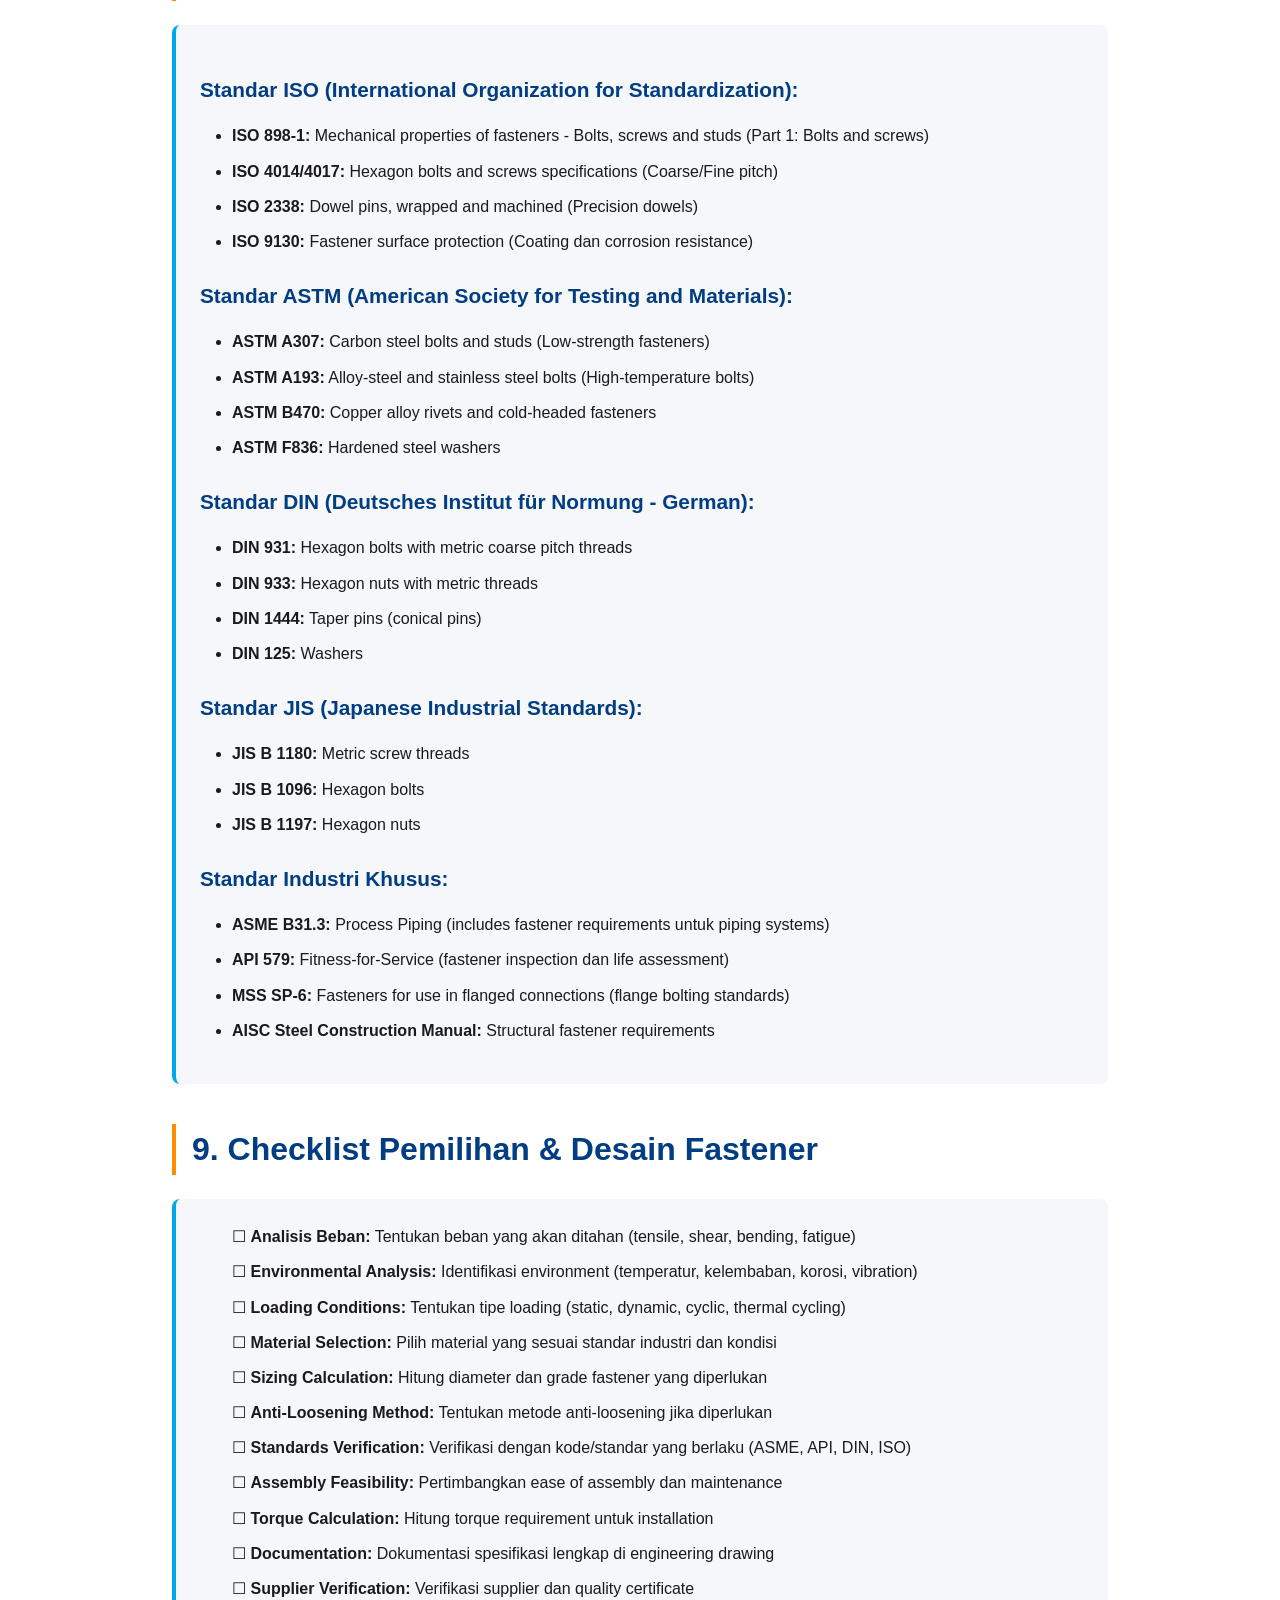
<file: fastener-joint.html>
<!DOCTYPE html>
<html lang="id">
<head>
    <meta charset="UTF-8">
    <meta name="viewport" content="width=device-width, initial-scale=1.0">
    <title>Fastener, Joint & Support - EMMT Learning</title>
    <link rel="stylesheet" href="styles.css">
</head>
<body>
    <!-- Navigation -->
    <nav class="navbar">
        <div class="nav-container">
            <div class="nav-logo">📚 EMMT Learning</div>
            <ul class="nav-menu">
                <li><a href="index.html" class="nav-link">Home</a></li>
                <li><a href="fastener-joint.html" class="nav-link active">Fastener & Joint</a></li>
                <li><a href="pfd-symbols.html" class="nav-link">PFD Symbols</a></li>
                <li><a href="pipe-schedule-hazop.html" class="nav-link">Pipe & HAZOP</a></li>
                <li><a href="pipeline-colors.html" class="nav-link">Pipeline Colors</a></li>
            </ul>
        </div>
    </nav>

    <!-- Content -->
    <section class="content-section">
        <h1>🔩 Fastener, Joint & Support</h1>
        <p><strong>Last Updated:</strong> 2026 | <strong>Level:</strong> Intermediate | <strong>Est. Reading Time:</strong> 45 minutes</p>

        <!-- 1. Definisi dan Pengertian -->
        <h2>1. Definisi dan Pengertian</h2>
        <div class="content-box">
            <h3>Apa itu Fastener?</h3>
            <p>Fastener (pengikat) adalah elemen mesin yang digunakan untuk menghubungkan dua atau lebih komponen secara non-permanen. Fastener memungkinkan perakitan, pemeliharaan, dan penggantian komponen menjadi lebih mudah dibandingkan dengan penyambungan permanen seperti pengelasan.</p>
            
            <h3>Perbedaan Fastener vs Welding</h3>
            <table>
                <thead>
                    <tr>
                        <th>Aspek</th>
                        <th>Fastener</th>
                        <th>Welding</th>
                    </tr>
                </thead>
                <tbody>
                    <tr>
                        <td>Sifat Sambungan</td>
                        <td>Tidak Permanen (Removable)</td>
                        <td>Permanen (Non-removable)</td>
                    </tr>
                    <tr>
                        <td>Kemudahan Perbaikan</td>
                        <td>Mudah, bisa dibongkar</td>
                        <td>Sulit, perlu dipotong/diperbaiki</td>
                    </tr>
                    <tr>
                        <td>Waktu Perakitan</td>
                        <td>Cepat, hanya perlu sekrup/baut</td>
                        <td>Lama, memerlukan proses termal</td>
                    </tr>
                    <tr>
                        <td>Ketelitian Sambungan</td>
                        <td>Lebih toleran terhadap gap</td>
                        <td>Memerlukan persiapan detail</td>
                    </tr>
                    <tr>
                        <td>Biaya</td>
                        <td>Lebih ekonomis untuk produksi kecil</td>
                        <td>Ekonomis untuk produksi besar</td>
                    </tr>
                </tbody>
            </table>

            <div class="image-placeholder">
                <p><strong>🖼️ GAMBAR DIBUTUHKAN:</strong><br>
                <strong>Filename:</strong> fastener-vs-welding.png<br>
                <strong>Ukuran:</strong> 600x400px (landscape)<br>
                <strong>Deskripsi:</strong> Gambaran perbandingan visual antara fastener joint (bolt-nut assembly) vs welded joint. Tunjukkan komponen terpisah vs bagian yang menyatu.</p>
            </div>
        </div>

        <!-- 2. Kegunaan Umum Fastener -->
        <h2>2. Kegunaan Umum Fastener</h2>
        <div class="content-box">
            <ul>
                <li><strong>Penyambungan Komponen:</strong> Menghubungkan parts yang terpisah menjadi satu assembly yang fungsional</li>
                <li><strong>Pemindahan Beban:</strong> Mentransfer beban/gaya dari satu komponen ke komponen lain secara efisien melalui gesekan dan tekanan</li>
                <li><strong>Kemudahan Maintenance:</strong> Memudahkan inspeksi dan penggantian komponen tanpa merusak bagian lain di sekitarnya</li>
                <li><strong>Fleksibilitas Desain:</strong> Memungkinkan modifikasi desain dan upgrades di masa depan dengan cepat</li>
                <li><strong>Standardisasi:</strong> Menggunakan komponen standar yang tersedia di pasaran dengan berbagai ukuran dan material</li>
                <li><strong>Keselamatan:</strong> Mencegah kelepasan komponen dengan sistem lock/washer yang terbukti efektif</li>
            </ul>

            <div class="image-placeholder">
                <p><strong>🖼️ GAMBAR DIBUTUHKAN:</strong><br>
                <strong>Filename:</strong> fastener-applications.png<br>
                <strong>Ukuran:</strong> 800x300px (landscape)<br>
                <strong>Deskripsi:</strong> Contoh aplikasi fastener di 4 industri berbeda: (1) Automotive engine bolts, (2) Construction steel frame, (3) Aerospace wing assembly, (4) Heavy machinery equipment</p>
            </div>
        </div>

        <!-- 3. Jenis-Jenis Fastener -->
        <h2>3. Jenis-Jenis Fastener & Joint</h2>

        <!-- 3.1 Bolted Joints -->
        <h3>3.1 Bolted Joints (Sambungan Baut)</h3>
        <div class="content-box">
            <p><strong>Deskripsi:</strong> Sambungan menggunakan baut (bolt) dan mur (nut) untuk menjepit dua atau lebih komponen bersama-sama menjadi satu unit yang solid.</p>
            
            <p><strong>Prinsip Kerja:</strong></p>
            <ol>
                <li>Baut dimasukkan melalui lubang yang telah dibuat di kedua komponen</li>
                <li>Mur dipasang di ujung baut yang menonjol</li>
                <li>Baut dan mur dikencangkan dengan torque tertentu, menciptakan gaya clamping (gaya jepit)</li>
                <li>Beban ditransfer melalui gesekan antar permukaan dan tekanan kontak yang dihasilkan oleh pre-tension</li>
            </ol>

            <p><strong>Kegunaan Spesifik:</strong></p>
            <ul>
                <li>Sambungan struktur (bridge, steel frame bangunan)</li>
                <li>Perakitan mesin industri dan manufacturing equipment</li>
                <li>Otomotif (engine block, chassis, frame)</li>
                <li>Perpipaan dan pressure vessels di petrochemical</li>
                <li>Equipment berat (crane, excavator, heavy machinery)</li>
            </ul>

            <p><strong>Spesifikasi Standar:</strong></p>
            <table>
                <thead>
                    <tr>
                        <th>Parameter</th>
                        <th>Deskripsi</th>
                        <th>Contoh</th>
                    </tr>
                </thead>
                <tbody>
                    <tr>
                        <td>Material</td>
                        <td>Bahan pembuatan baut</td>
                        <td>Mild Steel, Stainless Steel (304, 316), Brass, Titanium</td>
                    </tr>
                    <tr>
                        <td>Diameter</td>
                        <td>Ukuran diameter baut nominal</td>
                        <td>M4, M6, M8, M10, M12, M16, M20, M24 (metrik)</td>
                    </tr>
                    <tr>
                        <td>Grade/Kelas</td>
                        <td>Kekuatan tarik baut (tensile strength)</td>
                        <td>ASTM A307, Grade 5, Grade 8, Grade B7</td>
                    </tr>
                    <tr>
                        <td>Panjang</td>
                        <td>Panjang baut dari kepala hingga ujung</td>
                        <td>20mm, 50mm, 100mm, 150mm, dll</td>
                    </tr>
                    <tr>
                        <td>Pitch (Jarak Ulir)</td>
                        <td>Jarak antar ulir dalam satu putaran</td>
                        <td>Coarse (kasar) atau Fine (halus)</td>
                    </tr>
                    <tr>
                        <td>Coating</td>
                        <td>Lapisan proteksi korosi</td>
                        <td>Zinc plating, Galvanized, Electroless nickel, Stainless</td>
                    </tr>
                </tbody>
            </table>

            <div class="image-placeholder">
                <p><strong>🖼️ GAMBAR DIBUTUHKAN:</strong><br>
                <strong>Filename:</strong> bolted-joint-assembly.png<br>
                <strong>Ukuran:</strong> 500x500px (square)<br>
                <strong>Deskripsi:</strong> Diagram exploded view dari bolted joint assembly menunjukkan: (1) Bolt head (Hexagon, Socket Head, Carriage), (2) Shank, (3) Thread, (4) Nut, (5) Washer. Tunjukkan dimensi utama.</p>
            </div>

            <div class="image-placeholder">
                <p><strong>🖼️ GAMBAR DIBUTUHKAN:</strong><br>
                <strong>Filename:</strong> bolt-grades.png<br>
                <strong>Ukuran:</strong> 600x300px<br>
                <strong>Deskripsi:</strong> Perbandingan visual berbagai grade/kelas baut berdasarkan marking di kepala: ASTM A307, Grade 5 (3 lines), Grade 8 (6 lines), Grade B7. Tunjukkan tensile strength untuk masing-masing.</p>
            </div>

            <p><strong>Keuntungan Bolted Joints:</strong></p>
            <ul>
                <li>Mudah dipasang dan dilepas tanpa kerusakan</li>
                <li>Tidak memerlukan heat treatment setelah assembly</li>
                <li>Dapat digunakan untuk perbaikan dan maintenance di lapangan</li>
                <li>Tersedia dalam berbagai ukuran, material, dan grade</li>
                <li>Biaya lebih rendah dibanding permanent joining methods</li>
            </ul>

            <p><strong>Kerugian Bolted Joints:</strong></p>
            <ul>
                <li>Rawan terlepas jika tidak dikencangkan dengan benar atau vibration</li>
                <li>Memerlukan torque spesifik untuk mencegah kerugian pre-tension</li>
                <li>Lubang melalui komponen memperlemah struktur lokal</li>
                <li>Rentan terhadap vibration-induced loosening di operasi dinamis</li>
            </ul>

            <p><strong>Standar & Referensi:</strong></p>
            <ul>
                <li><strong>ISO 898-1:</strong> Mechanical properties of fasteners - Bolts and screws (Metrik)</li>
                <li><strong>ASTM A307:</strong> Specification for Carbon Steel Bolts and Studs (Imperial)</li>
                <li><strong>ASTM A193:</strong> Specification for Alloy Steel and Stainless Steel Bolts (High-temp)</li>
                <li><strong>DIN 931/933:</strong> Hexagon bolts and screws (Metrik standar Eropa)</li>
                <li><strong>JIS B 1096:</strong> Japanese hexagon bolts standard</li>
            </ul>
        </div>

        <!-- 3.2 Screwed Joints -->
        <h3>3.2 Screwed Joints (Sambungan Sekrup)</h3>
        <div class="content-box">
            <p><strong>Deskripsi:</strong> Sambungan menggunakan sekrup (screw) yang langsung dipasang ke dalam material lunak atau lubang bersekrup di satu komponen, tanpa memerlukan mur.</p>
            
            <p><strong>Prinsip Kerja:</strong></p>
            <ol>
                <li>Sekrup diputar dan masuk ke dalam material atau lubang berulir</li>
                <li>Ulir sekrup menggelincir material atau mengunci ke dalam lubang</li>
                <li>Beban dipegang oleh gesekan antar ulir dan tekanan dari kepala sekrup</li>
            </ol>

            <p><strong>Jenis-Jenis Sekrup:</strong></p>
            <table>
                <thead>
                    <tr>
                        <th>Tipe</th>
                        <th>Kegunaan</th>
                        <th>Material Target</th>
                        <th>Karakteristik</th>
                    </tr>
                </thead>
                <tbody>
                    <tr>
                        <td><strong>Machine Screw</strong></td>
                        <td>Lubang pre-drilled bersekrup</td>
                        <td>Metal, plastic</td>
                        <td>Presisi tinggi, metrik</td>
                    </tr>
                    <tr>
                        <td><strong>Wood Screw</strong></td>
                        <td>Kayu, material lunak</td>
                        <td>Wood, composite</td>
                        <td>Ulir kasar untuk grip maksimal</td>
                    </tr>
                    <tr>
                        <td><strong>Self-Tapping Screw</strong></td>
                        <td>Membuat ulir sendiri saat dipasang</td>
                        <td>Sheet metal, plastic</td>
                        <td>Ujung runcing untuk penetrasi</td>
                    </tr>
                    <tr>
                        <td><strong>Deck Screw</strong></td>
                        <td>Konstruksi outdoor, daya tahan tinggi</td>
                        <td>Wood, outdoor structures</td>
                        <td>Tercoating, corrosion resistant</td>
                    </tr>
                </tbody>
            </table>

            <p><strong>Kegunaan Spesifik:</strong></p>
            <ul>
                <li>Perakitan elektronik (PCB mounting, casing assembly)</li>
                <li>Furniture dan kayu lapis (wood furniture, cabinets)</li>
                <li>Peralatan rumah tangga kecil (appliances, electronics)</li>
                <li>Perkakas dan accessories</li>
                <li>Konstruksi ringan dan temporary assembly</li>
            </ul>

            <div class="image-placeholder">
                <p><strong>🖼️ GAMBAR DIBUTUHKAN:</strong><br>
                <strong>Filename:</strong> screw-types.png<br>
                <strong>Ukuran:</strong> 600x400px<br>
                <strong>Deskripsi:</strong> Kombinasi 2 gambar: (1) Tipe kepala sekrup: Phillips, Flat, Square, Torx, (2) Jenis sekrup: Machine, Wood, Self-tapping, Deck dengan dimensi dan karakteristik</p>
            </div>

            <p><strong>Keuntungan Screwed Joints:</strong></p>
            <ul>
                <li>Tidak memerlukan mur terpisah (simplicity)</li>
                <li>Perakitan cepat dan mudah</li>
                <li>Cocok untuk material lunak dan composite</li>
                <li>Cost-effective untuk produksi besar</li>
            </ul>

            <p><strong>Kerugian Screwed Joints:</strong></p>
            <ul>
                <li>Daya tahan lebih rendah dibanding bolted joints</li>
                <li>Holding power terbatas oleh material sekrup masuk</li>
                <li>Rentan terhadap stripping (kerusakan ulir)</li>
                <li>Tidak cocok untuk high-stress applications</li>
            </ul>
        </div>

        <!-- 3.3 Riveted Joints -->
        <h3>3.3 Riveted Joints (Sambungan Keling)</h3>
        <div class="content-box">
            <p><strong>Deskripsi:</strong> Sambungan permanen menggunakan keling (rivet) yang dipanaskan dan ditempa untuk mengunci bagian yang disambung menjadi satu unit solid.</p>
            
            <p><strong>Prinsip Kerja:</strong></p>
            <ol>
                <li>Keling dimasukkan ke dalam lubang yang telah dibuat di dua atau lebih komponen</li>
                <li>Ujung keling dipanaskan hingga suhu tertentu (cherry red, sekitar 800-900°C)</li>
                <li>Ujung yang panas dipukul dengan palu khusus (bucking hammer) hingga berubah bentuk membentuk kepala</li>
                <li>Terbentuk sambungan permanen yang sangat kuat dan tidak akan terlepas</li>
            </ol>

            <p><strong>Jenis-Jenis Keling:</strong></p>
            <ul>
                <li><strong>Solid Rivet:</strong> Keling pejal, standar industri untuk aplikasi berat, memerlukan heating dan bucking</li>
                <li><strong>Blind Rivet (Pop Rivet):</strong> Dapat dipasang dari satu sisi saja tanpa perlu akses ke belakang, modern dan praktis</li>
                <li><strong>Semi-Tubular Rivet:</strong> Keling berlubang sebagian, lebih mudah ditempa dibanding solid rivet</li>
                <li><strong>Split Rivet:</strong> Keling terbelah, biasanya untuk craft dan packaging applications</li>
            </ul>

            <p><strong>Material Keling:</strong></p>
            <ul>
                <li><strong>Aluminium:</strong> Berat ringan, ketahanan korosi baik, untuk pesawat terbang dan aerospace</li>
                <li><strong>Baja (Carbon Steel):</strong> Kuat dan terjangkau, cocok untuk struktur berat seperti jembatan</li>
                <li><strong>Tembaga:</strong> Ketahanan korosi sangat baik, untuk aplikasi laut dan lingkungan aggressive</li>
                <li><strong>Stainless Steel:</strong> Resistansi korosi tertinggi, untuk high-temperature dan chemical environment</li>
            </ul>

            <p><strong>Kegunaan Spesifik:</strong></p>
            <ul>
                <li>Struktur pesawat terbang (aerospace - sangat penting untuk fuselage dan wing)</li>
                <li>Jembatan dan bangunan baja (bridge construction)</li>
                <li>Boiler dan pressure vessels industri</li>
                <li>Kereta api dan lokomotif</li>
                <li>Tangki storage dan struktur berat lainnya</li>
            </ul>

            <div class="image-placeholder">
                <p><strong>🖼️ GAMBAR DIBUTUHKAN:</strong><br>
                <strong>Filename:</strong> riveting-process.png<br>
                <strong>Ukuran:</strong> 800x300px (landscape)<br>
                <strong>Deskripsi:</strong> 4 tahap proses riveting: (1) Rivet dalam lubang - before heating, (2) Heating dengan torch (cherry red), (3) Bucking/Hammering - forming head, (4) Hasil akhir - solid joint. Tunjukkan perubahan bentuk rivet.</p>
            </div>

            <div class="image-placeholder">
                <p><strong>🖼️ GAMBAR DIBUTUHKAN:</strong><br>
                <strong>Filename:</strong> rivet-types.png<br>
                <strong>Ukuran:</strong> 600x400px<br>
                <strong>Deskripsi:</strong> Jenis keling: (1) Solid Rivet, (2) Blind Rivet, (3) Semi-tubular, (4) Split Rivet. Tunjukkan potongan melintang masing-masing dan contoh aplikasi (pesawat, jembatan, dll).</p>
            </div>

            <p><strong>Keuntungan Riveted Joints:</strong></p>
            <ul>
                <li>Sambungan sangat kuat dan tahan lama (permanent)</li>
                <li>Tidak akan terlepas atau longgar seiring waktu dan vibrasi</li>
                <li>Cocok untuk lingkungan high vibration dan dynamic loading</li>
                <li>Daya tahan fatigue yang baik</li>
            </ul>

            <p><strong>Kerugian Riveted Joints:</strong></p>
            <ul>
                <li>Permanen - tidak bisa dibongkar tanpa merusak komponen</li>
                <li>Memerlukan keahlian khusus dan peralatan khusus (riveting gun, torch)</li>
                <li>Proses lambat dan labor-intensive, tidak efisien untuk small batch</li>
                <li>Sulit untuk modifikasi atau repair di lapangan</li>
                <li>Memerlukan persiapan detail dan training operator</li>
            </ul>
        </div>

        <!-- 3.4 Pinned Joints -->
        <h3>3.4 Pinned Joints (Sambungan Pin/Poros)</h3>
        <div class="content-box">
            <p><strong>Deskripsi:</strong> Sambungan menggunakan pin (poros/dowel) untuk menyelaraskan (alignment) dan mengunci komponen dalam posisi tetap, biasanya untuk precision parts atau shaft locking.</p>
            
            <p><strong>Jenis-Jenis Pin:</strong></p>
            <table>
                <thead>
                    <tr>
                        <th>Tipe Pin</th>
                        <th>Deskripsi</th>
                        <th>Aplikasi Utama</th>
                        <th>Keuntungan</th>
                    </tr>
                </thead>
                <tbody>
                    <tr>
                        <td><strong>Dowel Pin</strong></td>
                        <td>Pin pejal silinder, presisi tinggi</td>
                        <td>Alignment parts, precision machinery</td>
                        <td>Presisi, easy removal, repeatable positioning</td>
                    </tr>
                    <tr>
                        <td><strong>Taper Pin</strong></td>
                        <td>Pin berbentuk taper (membesar), self-locking</td>
                        <td>Pulley hub, gear assembly, handle mounting</td>
                        <td>Self-locking, wedging action, secure holding</td>
                    </tr>
                    <tr>
                        <td><strong>Cotter Pin</strong></td>
                        <td>Pin berbentuk U, simple dan ekonomis</td>
                        <td>Shaft lock, clevis pin retention, safety</td>
                        <td>Economical, simple design, safety feature</td>
                    </tr>
                    <tr>
                        <td><strong>Roll Pin (Spring Pin)</strong></td>
                        <td>Pin berlubang dengan spring tension</td>
                        <td>Light duty coupling, sensor mounting</td>
                        <td>Spring tension, no tools needed sometimes</td>
                    </tr>
                    <tr>
                        <td><strong>Clevis Pin</strong></td>
                        <td>Pin dengan head, untuk link assembly</td>
                        <td>Hydraulic cylinder, connection rods</td>
                        <td>Large head for load bearing, easy handling</td>
                    </tr>
                </tbody>
            </table>

            <p><strong>Kegunaan Spesifik:</strong></p>
            <ul>
                <li>Alignment precision parts dalam machinery (bearing housing alignment)</li>
                <li>Locking shaft dan pulley di posisi tertentu (prevent rotation)</li>
                <li>Assembly rod dan linkage di mechanical systems</li>
                <li>Hydraulic dan pneumatic system connections</li>
                <li>Drive shaft couplings dan flexible connections</li>
            </ul>

            <div class="image-placeholder">
                <p><strong>🖼️ GAMBAR DIBUTUHKAN:</strong><br>
                <strong>Filename:</strong> pin-types.png<br>
                <strong>Ukuran:</strong> 700x300px<br>
                <strong>Deskripsi:</strong> Jenis-jenis pin dengan detail: (1) Dowel Pin - dimensi, (2) Taper Pin - dengan taper angle, (3) Cotter Pin - U-shape, (4) Roll Pin - hollow spring pin, (5) Clevis Pin - dengan head. Tunjukkan dimensi standar untuk masing-masing.</p>
            </div>
        </div>

        <!-- 4. Support & Suspension System -->
        <h2>4. Support & Suspension System (Sistem Penopang)</h2>
        <div class="content-box">
            <p><strong>Definisi:</strong> Sistem penopang (support) adalah struktur atau perangkat yang menahan, menggantung (suspend), atau mendukung beban dari komponen atau equipment di tempat yang ditentukan, menjaga posisi dan keselamatan operasi.</p>

            <p><strong>Fungsi Utama Support:</strong></p>
            <ul>
                <li>Menahan beban equipment dan pipa dari efek gravitasi</li>
                <li>Menjaga alignment dan positioning equipment</li>
                <li>Mencegah gerakan berlebihan atau vibration</li>
                <li>Mengakomodasi thermal expansion dan contraction</li>
                <li>Menyediakan akses untuk maintenance dan inspeksi</li>
            </ul>

            <h4>4.1 Pipe Support (Penopang Pipa)</h4>
            <ul>
                <li><strong>Fixed Support (Anchor):</strong> Menahan pipa secara rigid di lokasi tertentu, tidak memungkinkan pergerakan, untuk critical bends atau intersections</li>
                <li><strong>Guide Support:</strong> Memungkinkan pergerakan aksial (memanjang pipa) tetapi membatasi gerakan radial, untuk thermal growth</li>
                <li><strong>Sliding Support:</strong> Memungkinkan pergerakan thermal dengan friction minimal, menggunakan PTFE atau material low-friction lainnya</li>
                <li><strong>Spring Hanger:</strong> Mendukung beban dengan spring, menahan vibration dan thermal movement, ideal untuk heavy pipes with thermal cycling</li>
                <li><strong>Cantilever Support:</strong> Menopang pipa dari satu sisi saja (konsol), untuk pipe branch atau outlet</li>
            </ul>

            <h4>4.2 Equipment Support (Penopang Equipment)</h4>
            <ul>
                <li><strong>Base Plate:</strong> Plat dasar untuk equipment, mendistribusikan beban ke struktur bawah</li>
                <li><strong>Lugs & Feet:</strong> Kaki dan telinga penopang untuk attachment equipment pada struktur</li>
                <li><strong>Trunnion (Trunion):</strong> Penopang berputar untuk drum, tangki horizontal, memungkinkan tilting untuk maintenance</li>
                <li><strong>Saddle Support:</strong> Penopang berbentuk pelana untuk horizontal vessels, distribusi beban lebih merata</li>
            </ul>

            <p><strong>Standar Desain Support:</strong></p>
            <ul>
                <li><strong>ASME B31.3:</strong> Process Piping - Chapter IV: Design (support design criteria dan requirements)</li>
                <li><strong>ASME B31.8:</strong> Gas Transmission and Distribution Piping Systems (support requirements untuk gas)</li>
                <li><strong>MSS SP-69:</strong> Pipe Hangers and Supports - Fabrication and Installation (hangers dan support details)</li>
                <li><strong>API 570:</strong> Piping Inspection Code (maintenance, support inspection, dan life extension)</li>
                <li><strong>AISC Steel Construction Manual:</strong> Structural steel support design</li>
            </ul>

            <div class="image-placeholder">
                <p><strong>🖼️ GAMBAR DIBUTUHKAN:</strong><br>
                <strong>Filename:</strong> pipe-support-types.png<br>
                <strong>Ukuran:</strong> 800x400px<br>
                <strong>Descripsi:</strong> Jenis pipe support dalam side-view: (1) Fixed Support/Anchor - rigid, (2) Guide Support - pergerakan aksial, (3) Sliding Support - PTFE pad, (4) Spring Hanger - dengan spring, (5) Cantilever Support - konsol. Tunjukkan direction of movement untuk masing-masing.</p>
            </div>

            <div class="image-placeholder">
                <p><strong>🖼️ GAMBAR DIBUTUHKAN:</strong><br>
                <strong>Filename:</strong> equipment-support.png<br>
                <strong>Ukuran:</strong> 600x400px<br>
                <strong>Descripsi:</strong> Equipment support types dengan detail drawing: (1) Base Plate - dimensi, (2) Lugs - attachment point, (3) Saddle Support - untuk horizontal vessel, (4) Trunnion - rotating support. Tunjukkan load distribution path.</p>
            </div>
        </div>

        <!-- 5. Tabel Perbandingan Lengkap -->
        <h2>5. Tabel Perbandingan Lengkap Fastener Types</h2>
        <table>
            <thead>
                <tr>
                    <th>Tipe</th>
                    <th>Material Umum</th>
                    <th>Removable?</th>
                    <th>Standar</th>
                    <th>Kegunaan Utama</th>
                    <th>Daya Tahan</th>
                </tr>
            </thead>
            <tbody>
                <tr>
                    <td><strong>Bolted</strong></td>
                    <td>Steel, SS, Brass, Titanium</td>
                    <td>✅ Ya</td>
                    <td>ASTM A307-A540, ISO 898</td>
                    <td>Struktur, mesin, otomotif, pressure vessel</td>
                    <td>Tinggi (high strength grades)</td>
                </tr>
                <tr>
                    <td><strong>Screwed</strong></td>
                    <td>Steel, SS, Brass</td>
                    <td>✅ Ya</td>
                    <td>ISO 1207-1207, DIN 85-89</td>
                    <td>Elektronik, furnitur, aplikasi ringan</td>
                    <td>Sedang</td>
                </tr>
                <tr>
                    <td><strong>Riveted</strong></td>
                    <td>Al, Steel, Cu, SS</td>
                    <td>❌ Tidak</td>
                    <td>ASTM B470, DIN 124-125</td>
                    <td>Pesawat, jembatan, boiler, tank</td>
                    <td>Sangat tinggi (permanent)</td>
                </tr>
                <tr>
                    <td><strong>Pinned</strong></td>
                    <td>Steel, SS, Alloy</td>
                    <td>⚠️ Bervariasi</td>
                    <td>DIN 1444-1480, ISO 2338</td>
                    <td>Alignment, linkage, shaft coupling</td>
                    <td>Tinggi untuk presisi positioning</td>
                </tr>
            </tbody>
        </table>

        <!-- 6. Spesifikasi & Material -->
        <h2>6. Spesifikasi & Material Standar</h2>
        <div class="content-box">
            <h3>6.1 Material Selection Guidelines</h3>
            <ul>
                <li><strong>Carbon Steel (Baja Karbon):</strong> Cost-effective dan kuat untuk aplikasi umum, namun rentan korosi - memerlukan coating atau plating. Digunakan untuk general machinery.</li>
                <li><strong>Stainless Steel 304/316:</strong> Ketahanan korosi baik hingga sangat baik, cocok untuk lingkungan laut/kimia/food processing. 316 lebih baik untuk marine/chemical.</li>
                <li><strong>Alloy Steel (A4-70, A2-70):</strong> Kekuatan tinggi dengan ketahanan korosi moderat, untuk high-stress applications dan elevated temperature.</li>
                <li><strong>Brass:</strong> Non-magnetic, appearance bagus, ketahanan korosi moderat, untuk dekoratif dan low-stress applications.</li>
                <li><strong>Titanium:</strong> Kekuatan/weight ratio tertinggi, corrosion-resistant, mahal - hanya untuk aerospace dan specialized applications.</li>
            </ul>

            <h3>6.2 Bolt Grade Classification</h3>
            <table>
                <thead>
                    <tr>
                        <th>Grade</th>
                        <th>Material</th>
                        <th>Tensile Strength (Mpa)</th>
                        <th>Yield Strength (Mpa)</th>
                        <th>Aplikasi Utama</th>
                    </tr>
                </thead>
                <tbody>
                    <tr>
                        <td>ASTM A307</td>
                        <td>Carbon Steel</td>
                        <td>400-600</td>
                        <td>260</td>
                        <td>General purpose, low stress aplikasi</td>
                    </tr>
                    <tr>
                        <td>Grade 5 (ISO 5.8)</td>
                        <td>Alloy Steel</td>
                        <td>830</td>
                        <td>690</td>
                        <td>Medium strength application, automotive</td>
                    </tr>
                    <tr>
                        <td>Grade 8 (ISO 8.8)</td>
                        <td>Alloy Steel</td>
                        <td>1040</td>
                        <td>865</td>
                        <td>High strength, structural, machinery</td>
                    </tr>
                    <tr>
                        <td>Grade B7 (ASTM A193)</td>
                        <td>Alloy Steel</td>
                        <td>1050</td>
                        <td>870</td>
                        <td>High-temperature, pressure vessel, high-temp steam</td>
                    </tr>
                </tbody>
            </table>

            <div class="image-placeholder">
                <p><strong>🖼️ GAMBAR DIBUTUHKAN:</strong><br>
                <strong>Filename:</strong> bolt-grades-marking.png<br>
                <strong>Ukuran:</strong> 600x300px<br>
                <strong>Descripsi:</strong> Identifikasi marking pada kepala baut untuk berbagai grade. Tunjukkan: (1) ASTM A307 - plain/unmarked, (2) Grade 5 - 3 radial lines, (3) Grade 8 - 6 radial lines, (4) Grade B7 - special marking. Tunjukkan dengan foto atau diagram jelas.</p>
            </div>
        </div>

        <!-- 7. Prevention Loosening -->
        <h2>7. Pencegahan Fastener Terlepas (Anti-Loosening Devices)</h2>
        <div class="content-box">
            <p>Dalam aplikasi dengan vibration, thermal cycling, atau dynamic loading, fastener sangat rentan terlepas. Berikut adalah metode pencegahannya yang terbukti efektif:</p>

            <h3>Metode Mekanis (Mechanical Methods):</h3>
            <ul>
                <li><strong>Spring Washer:</strong> Washer berpegas yang maintain clamping force seiring waktu, memberikan resilience saat vibration</li>
                <li><strong>Lock Washer (Toothed Washer):</strong> Washer bergerigi yang bite into surface untuk prevent rotasi, simple dan efektif</li>
                <li><strong>Nylon Insert Lock Nut:</strong> Mur dengan nylon insert yang create friction pada thread, sangat efektif untuk vibration prevention</li>
                <li><strong>Deformed Thread:</strong> Ulir yang dideformasi untuk tight fit, tidak perlu additional hardware</li>
            </ul>

            <h3>Metode Kimia (Chemical Methods):</h3>
            <ul>
                <li><strong>Thread-Locking Adhesive (Threadlocker):</strong> Lem fastener yang mengisi gap antar ulir, prevents unwinding dari vibration</li>
                <li><strong>Strength Levels:</strong> Low strength (removable dengan hand/small tools), Medium (removable dengan normal tools), High (semi-permanent, needs heat untuk removal)</li>
                <li><strong>Brand Umum:</strong> Loctite (red/blue/green), Permatex, Three Bond</li>
                <li><strong>Aplikasi:</strong> Diaplikasikan pada thread atau kepala baut sebelum assembly, drying time 24 jam untuk full strength</li>
            </ul>

            <div class="image-placeholder">
                <p><strong>🖼️ GAMBAR DIBUTUHKAN:</strong><br>
                <strong>Filename:</strong> anti-loosening-devices.png<br>
                <strong>Ukuran:</strong> 600x350px<br>
                <strong>Descripsi:</strong> Kombinasi berbagai anti-loosening method: (1) Spring Washer - side view, (2) Lock Washer toothed, (3) Nylon Insert Lock Nut - cutaway view, (4) Threadlocker application on thread. Tunjukkan working principle untuk masing-masing.</p>
            </div>

            <p><strong>Perbandingan Metode Anti-Loosening:</strong></p>
            <table>
                <thead>
                    <tr>
                        <th>Metode</th>
                        <th>Efektivitas</th>
                        <th>Cost</th>
                        <th>Removability</th>
                        <th>Aplikasi Terbaik</th>
                    </tr>
                </thead>
                <tbody>
                    <tr>
                        <td>Spring Washer</td>
                        <td>Sedang</td>
                        <td>Rendah</td>
                        <td>Mudah</td>
                        <td>General vibration environment</td>
                    </tr>
                    <tr>
                        <td>Lock Washer</td>
                        <td>Sedang-Tinggi</td>
                        <td>Rendah</td>
                        <td>Mudah</td>
                        <td>Standard machinery, automotive</td>
                    </tr>
                    <tr>
                        <td>Nylon Insert Lock Nut</td>
                        <td>Tinggi</td>
                        <td>Sedang</td>
                        <td>Mudah</td>
                        <td>High vibration, aerospace</td>
                    </tr>
                    <tr>
                        <td>Threadlocker (Medium)</td>
                        <td>Sangat Tinggi</td>
                        <td>Sedang</td>
                        <td>Mudah (dengan heat)</td>
                        <td>Critical high-vibration aplikasi</td>
                    </tr>
                </tbody>
            </table>
        </div>

        <!-- 8. Standar Referensi -->
        <h2>8. Standar Internasional & Referensi</h2>
        <div class="content-box">
            <h3>Standar ISO (International Organization for Standardization):</h3>
            <ul>
                <li><strong>ISO 898-1:</strong> Mechanical properties of fasteners - Bolts, screws and studs (Part 1: Bolts and screws)</li>
                <li><strong>ISO 4014/4017:</strong> Hexagon bolts and screws specifications (Coarse/Fine pitch)</li>
                <li><strong>ISO 2338:</strong> Dowel pins, wrapped and machined (Precision dowels)</li>
                <li><strong>ISO 9130:</strong> Fastener surface protection (Coating dan corrosion resistance)</li>
            </ul>

            <h3>Standar ASTM (American Society for Testing and Materials):</h3>
            <ul>
                <li><strong>ASTM A307:</strong> Carbon steel bolts and studs (Low-strength fasteners)</li>
                <li><strong>ASTM A193:</strong> Alloy-steel and stainless steel bolts (High-temperature bolts)</li>
                <li><strong>ASTM B470:</strong> Copper alloy rivets and cold-headed fasteners</li>
                <li><strong>ASTM F836:</strong> Hardened steel washers</li>
            </ul>

            <h3>Standar DIN (Deutsches Institut für Normung - German):</h3>
            <ul>
                <li><strong>DIN 931:</strong> Hexagon bolts with metric coarse pitch threads</li>
                <li><strong>DIN 933:</strong> Hexagon nuts with metric threads</li>
                <li><strong>DIN 1444:</strong> Taper pins (conical pins)</li>
                <li><strong>DIN 125:</strong> Washers</li>
            </ul>

            <h3>Standar JIS (Japanese Industrial Standards):</h3>
            <ul>
                <li><strong>JIS B 1180:</strong> Metric screw threads</li>
                <li><strong>JIS B 1096:</strong> Hexagon bolts</li>
                <li><strong>JIS B 1197:</strong> Hexagon nuts</li>
            </ul>

            <h3>Standar Industri Khusus:</h3>
            <ul>
                <li><strong>ASME B31.3:</strong> Process Piping (includes fastener requirements untuk piping systems)</li>
                <li><strong>API 579:</strong> Fitness-for-Service (fastener inspection dan life assessment)</li>
                <li><strong>MSS SP-6:</strong> Fasteners for use in flanged connections (flange bolting standards)</li>
                <li><strong>AISC Steel Construction Manual:</strong> Structural fastener requirements</li>
            </ul>
        </div>

        <!-- 9. Checklist Desain -->
        <h2>9. Checklist Pemilihan & Desain Fastener</h2>
        <div class="content-box">
            <ul style="list-style-type: none; padding: 0;">
                <li>☐ <strong>Analisis Beban:</strong> Tentukan beban yang akan ditahan (tensile, shear, bending, fatigue)</li>
                <li>☐ <strong>Environmental Analysis:</strong> Identifikasi environment (temperatur, kelembaban, korosi, vibration)</li>
                <li>☐ <strong>Loading Conditions:</strong> Tentukan tipe loading (static, dynamic, cyclic, thermal cycling)</li>
                <li>☐ <strong>Material Selection:</strong> Pilih material yang sesuai standar industri dan kondisi</li>
                <li>☐ <strong>Sizing Calculation:</strong> Hitung diameter dan grade fastener yang diperlukan</li>
                <li>☐ <strong>Anti-Loosening Method:</strong> Tentukan metode anti-loosening jika diperlukan</li>
                <li>☐ <strong>Standards Verification:</strong> Verifikasi dengan kode/standar yang berlaku (ASME, API, DIN, ISO)</li>
                <li>☐ <strong>Assembly Feasibility:</strong> Pertimbangkan ease of assembly dan maintenance</li>
                <li>☐ <strong>Torque Calculation:</strong> Hitung torque requirement untuk installation</li>
                <li>☐ <strong>Documentation:</strong> Dokumentasi spesifikasi lengkap di engineering drawing</li>
                <li>☐ <strong>Supplier Verification:</strong> Verifikasi supplier dan quality certificate</li>
                <li>☐ <strong>Inspection Plan:</strong> Buat rencana inspeksi untuk quality assurance</li>
            </ul>
        </div>

        <!-- 10. Design Tips -->
        <h2>10. Tips Praktis Desain Fastener</h2>
        <div class="content-box">
            <h3>Best Practices:</h3>
            <ul>
                <li><strong>Konsistensi Ukuran:</strong> Gunakan ukuran baut standar yang sama untuk seluruh proyek agar mudah maintenance</li>
                <li><strong>Material Matching:</strong> Hindari galvanic corrosion dengan mencocokkan material baut dan komponen</li>
                <li><strong>Proper Tightening:</strong> Gunakan torque wrench untuk memastikan pre-tension yang tepat, jangan overtighten</li>
                <li><strong>Lubricant Selection:</strong> Gunakan lubricant yang tepat saat assembly untuk distribusi pre-tension yang merata</li>
                <li><strong>Inspection Schedule:</strong> Buat jadwal inspeksi berkala untuk fastener yang critical</li>
                <li><strong>Documentation:</strong> Catat semua informasi fastener (type, grade, size, torque) di maintenance manual</li>
            </ul>

            <h3>Common Mistakes to Avoid:</h3>
            <ul>
                <li>❌ Menggunakan baut yang salah grade untuk aplikasi (undershoot strength)</li>
                <li>❌ Tidak menggunakan washer pada surface yang soft atau irregular</li>
                <li>❌ Menggunakan anti-seizant yang berlebihan (bisa slip)</li>
                <li>❌ Tidak mengetahui material compatibility (mixing SS dengan CS bisa cause corrosion)</li>
                <li>❌ Mengabaikan vibration environment (tidak menggunakan lock washer/threadlocker)</li>
                <li>❌ Mengandalkan friction saja tanpa proper clamping force</li>
            </ul>
        </div>

    </section>

    <!-- Footer -->
    <footer class="footer">
        <div class="footer-content">
            <div class="footer-section">
                <h4>📚 EMMT Learning</h4>
                <p>Platform pembelajaran online untuk Elemen Mesin dan Menggambar Teknik Departemen Teknik Kimia Universitas Sriwijaya.</p>
            </div>
            <div class="footer-section">
                <h4>📖 Topik Lainnya</h4>
                <ul>
                    <li><a href="pfd-symbols.html">PFD Symbols</a></li>
                    <li><a href="pipe-schedule-hazop.html">Pipe & HAZOP</a></li>
                    <li><a href="pipeline-colors.html">Pipeline Colors</a></li>
                </ul>
            </div>
            <div class="footer-section">
                <h4>🔗 Standar Referensi</h4>
                <ul>
                    <li>ISO 898-1</li>
                    <li>ASTM A307</li>
                    <li>DIN 931</li>
                    <li>ASME B31.3</li>
                </ul>
            </div>
            <div class="footer-section">
                <h4>👤 Creator</h4>
                <p><strong>Tiara Anisda Rahmadani</strong></p>
                <p>NIM: 03031182530006</p>
                <p>Teknik Kimia - Semester 2</p>
                <p>Universitas Sriwijaya</p>
            </div>
        </div>
        <div class="footer-bottom">
            <p>&copy; 2026 EMMT Learning Platform | Universitas Sriwijaya</p>
            <p>Sebagai catatan pembelajaran mahasiswa Teknik Kimia</p>
        </div>
    </footer>
</body>
</html>
</file>
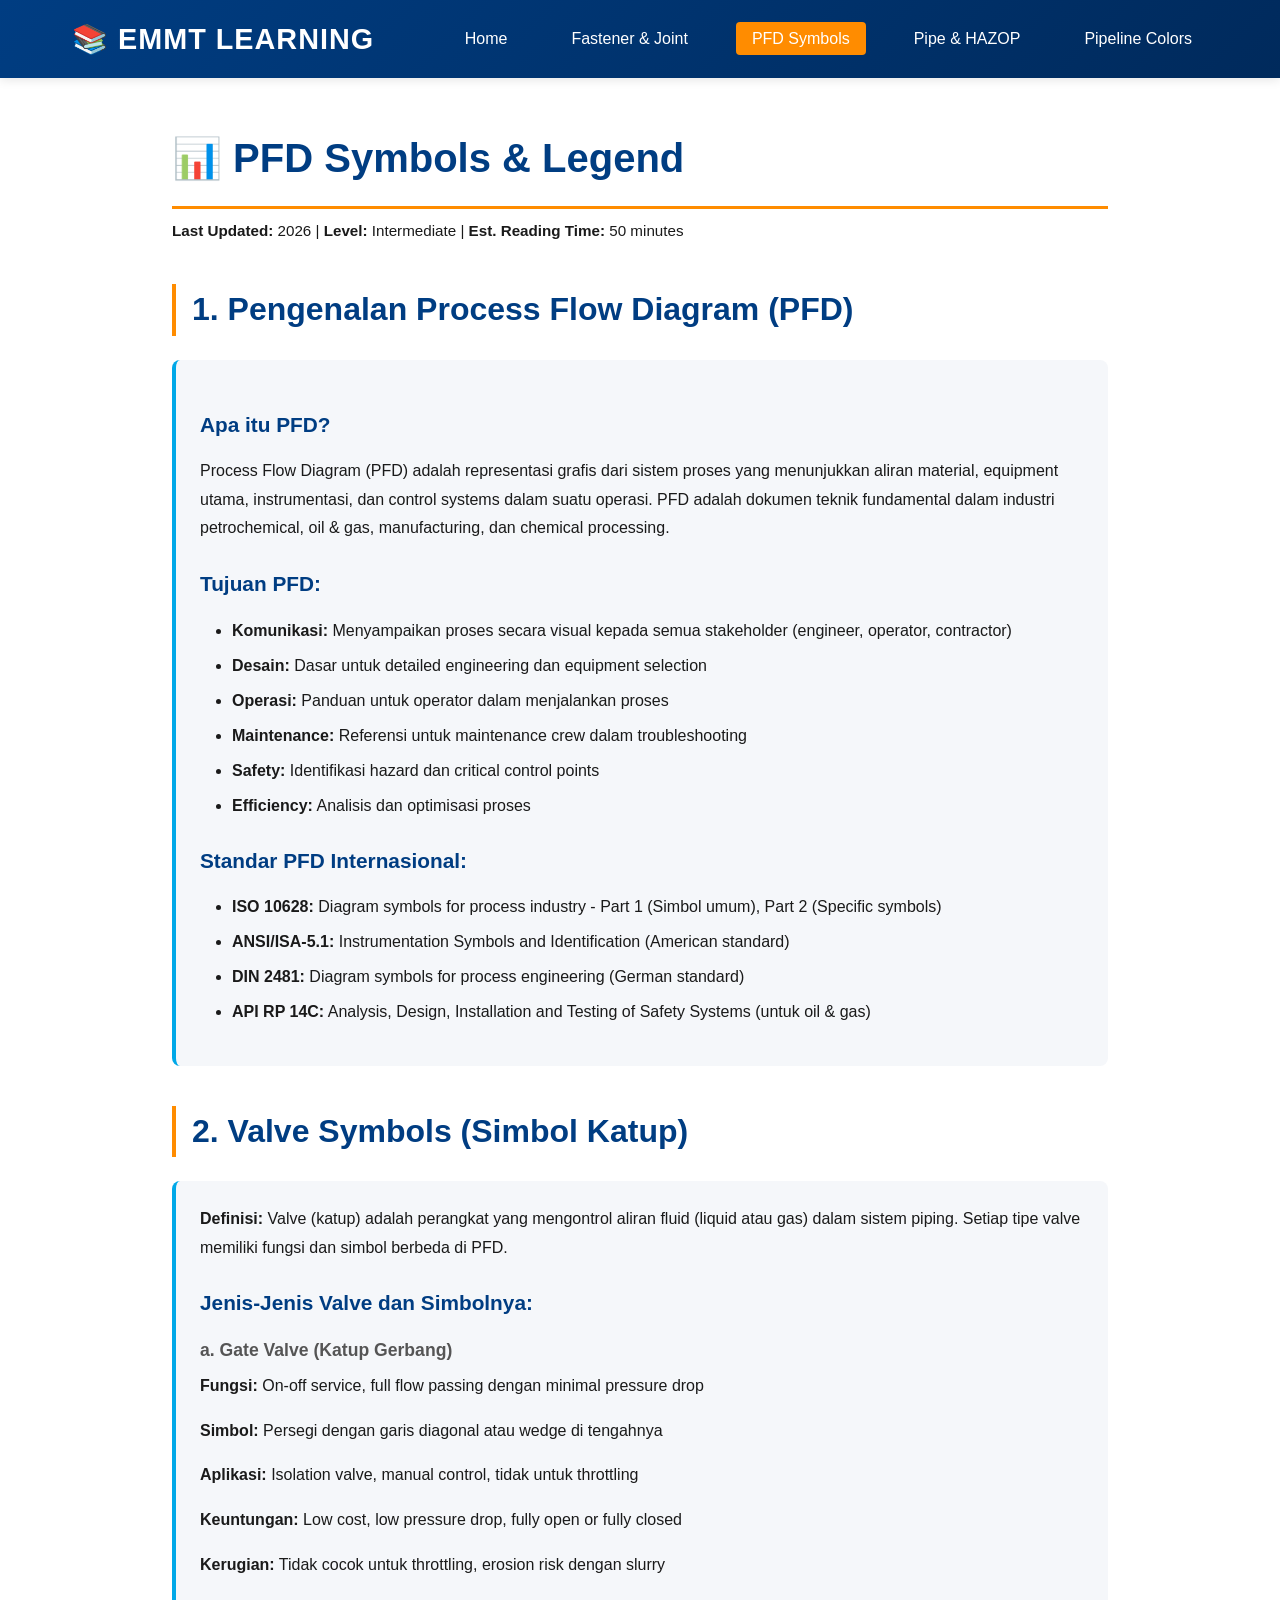
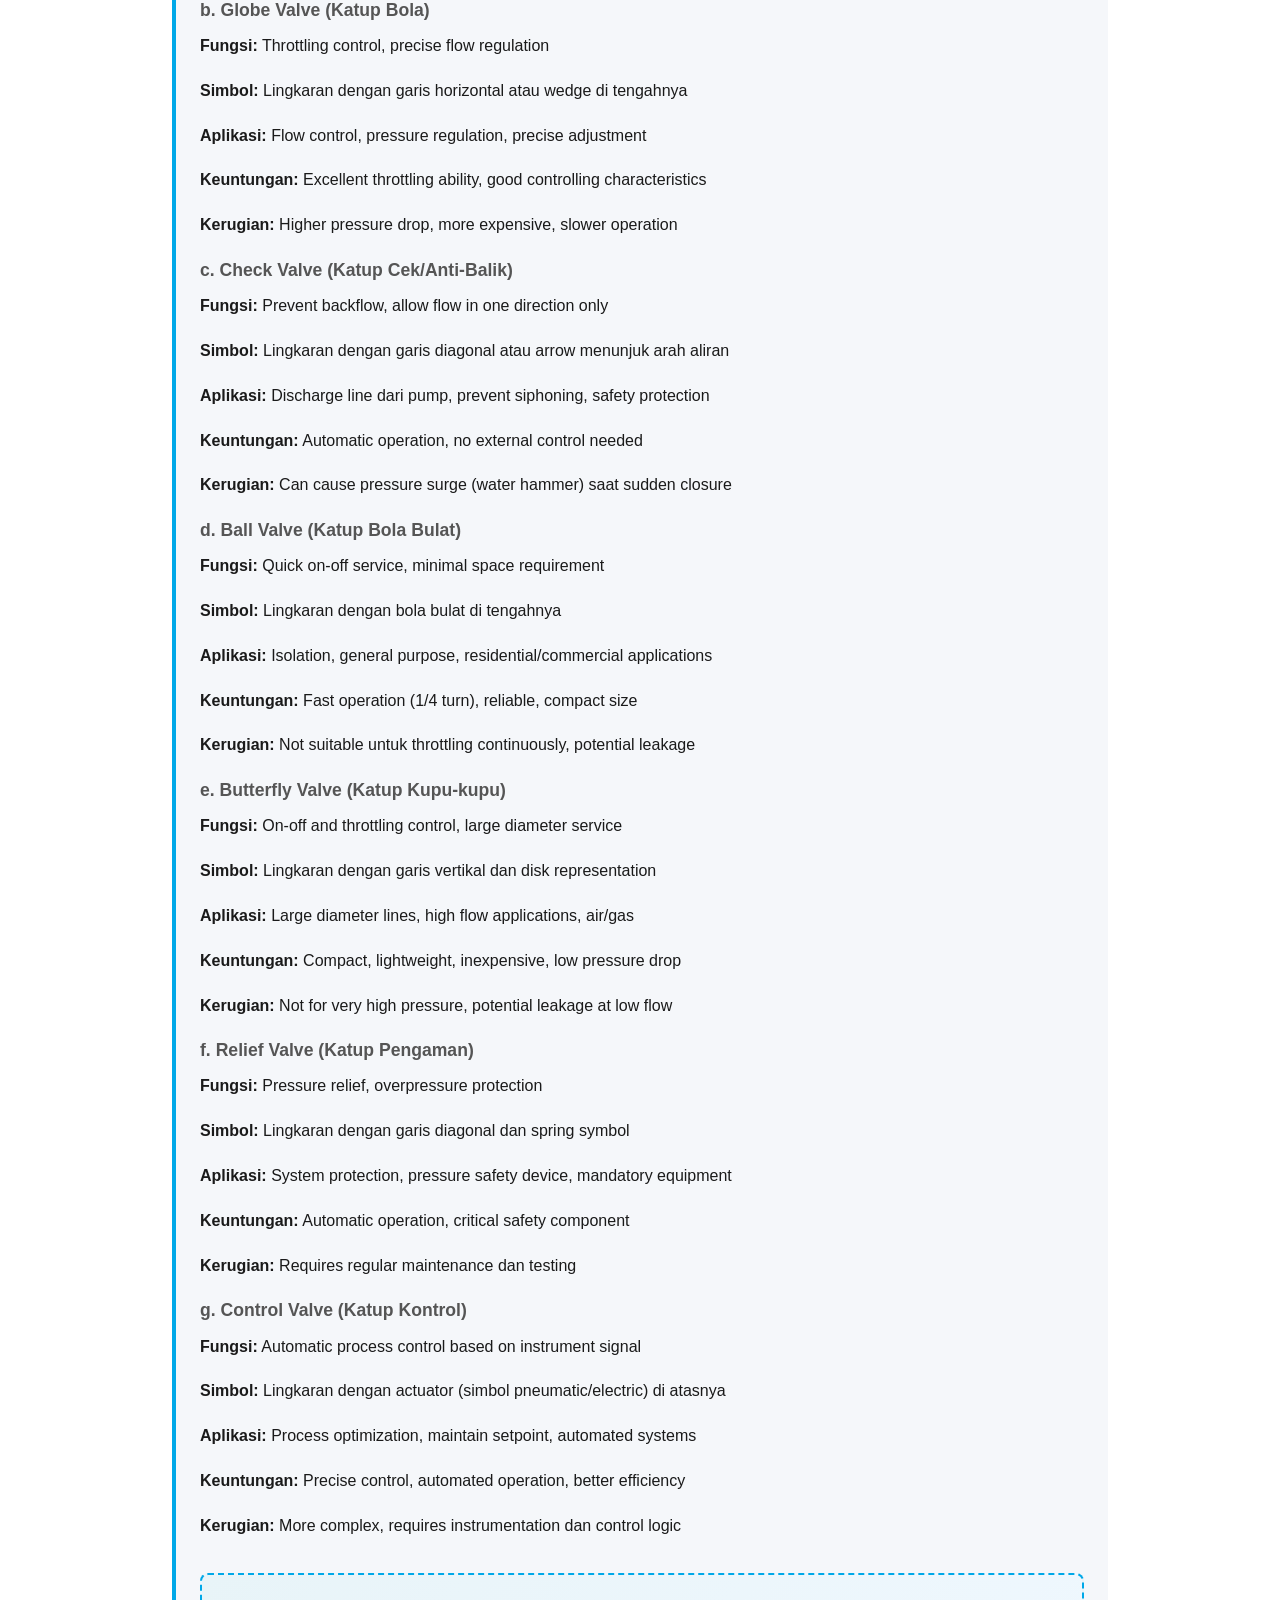
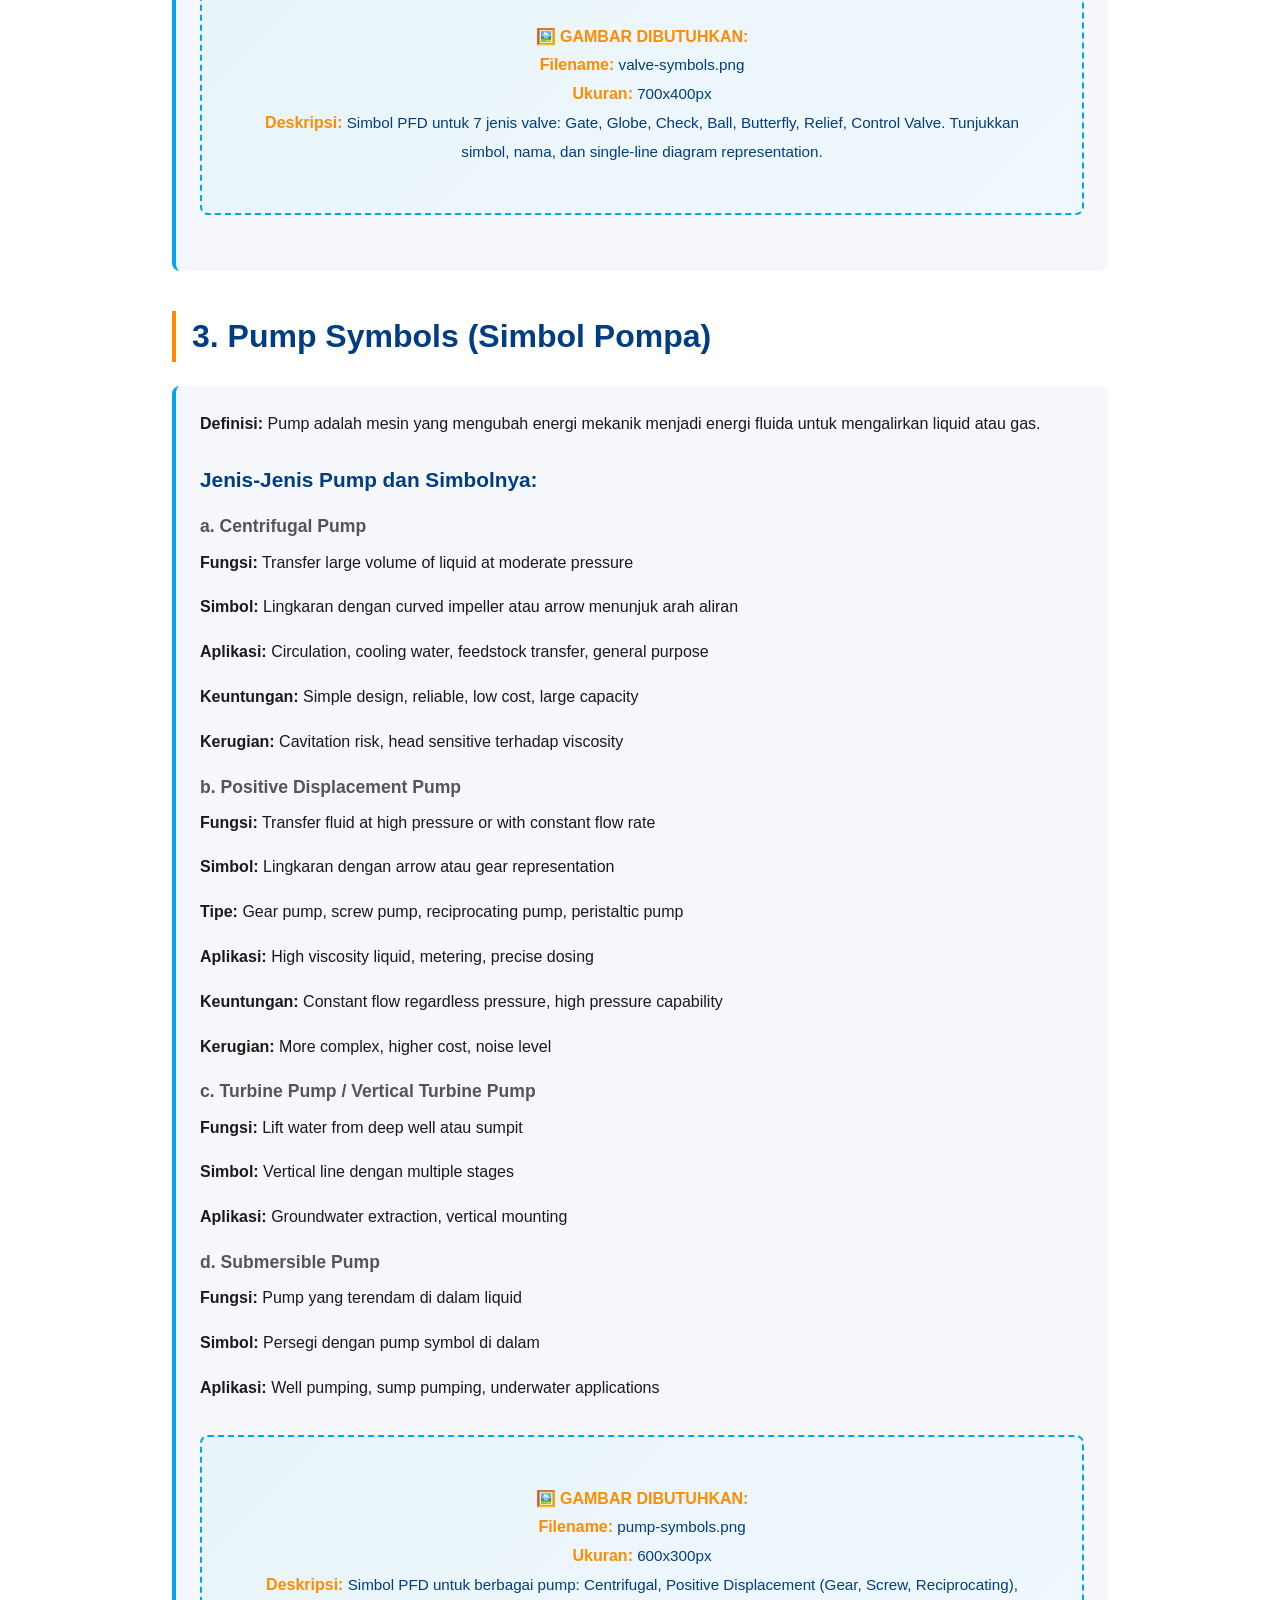
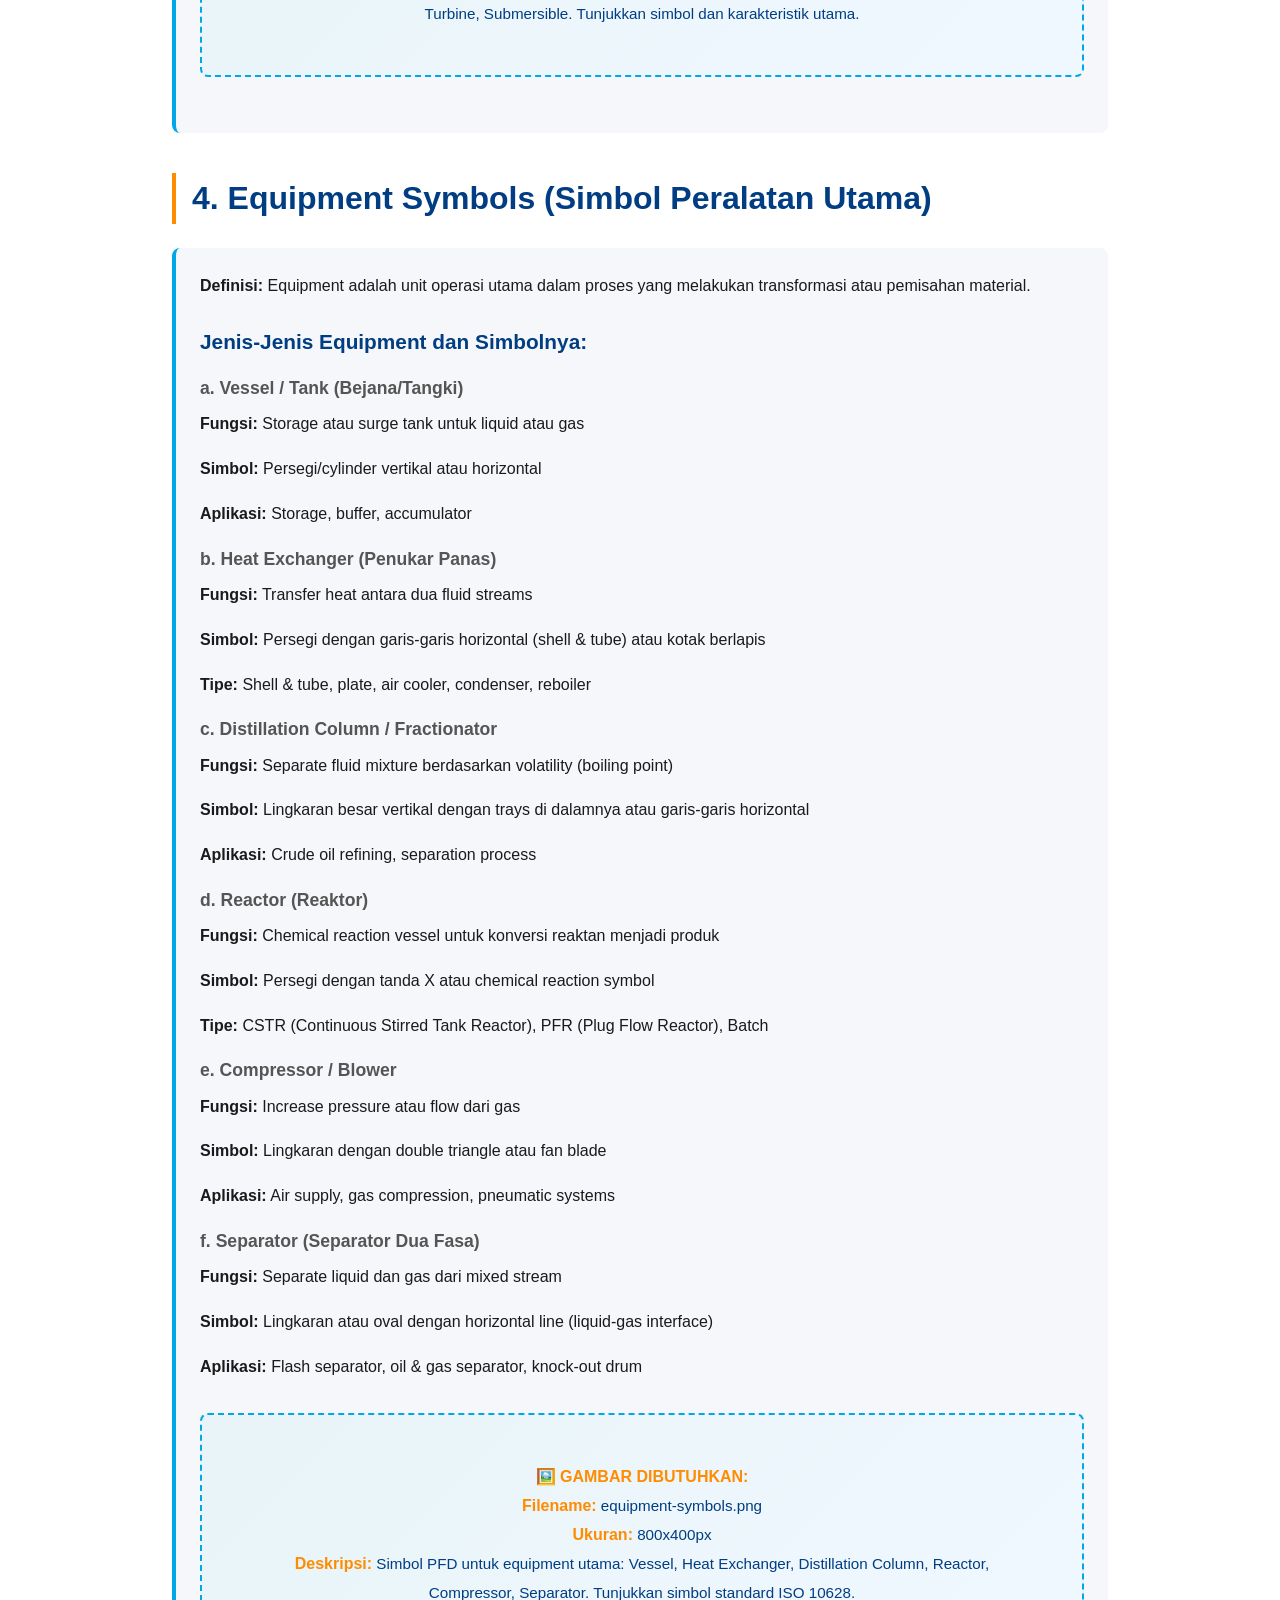
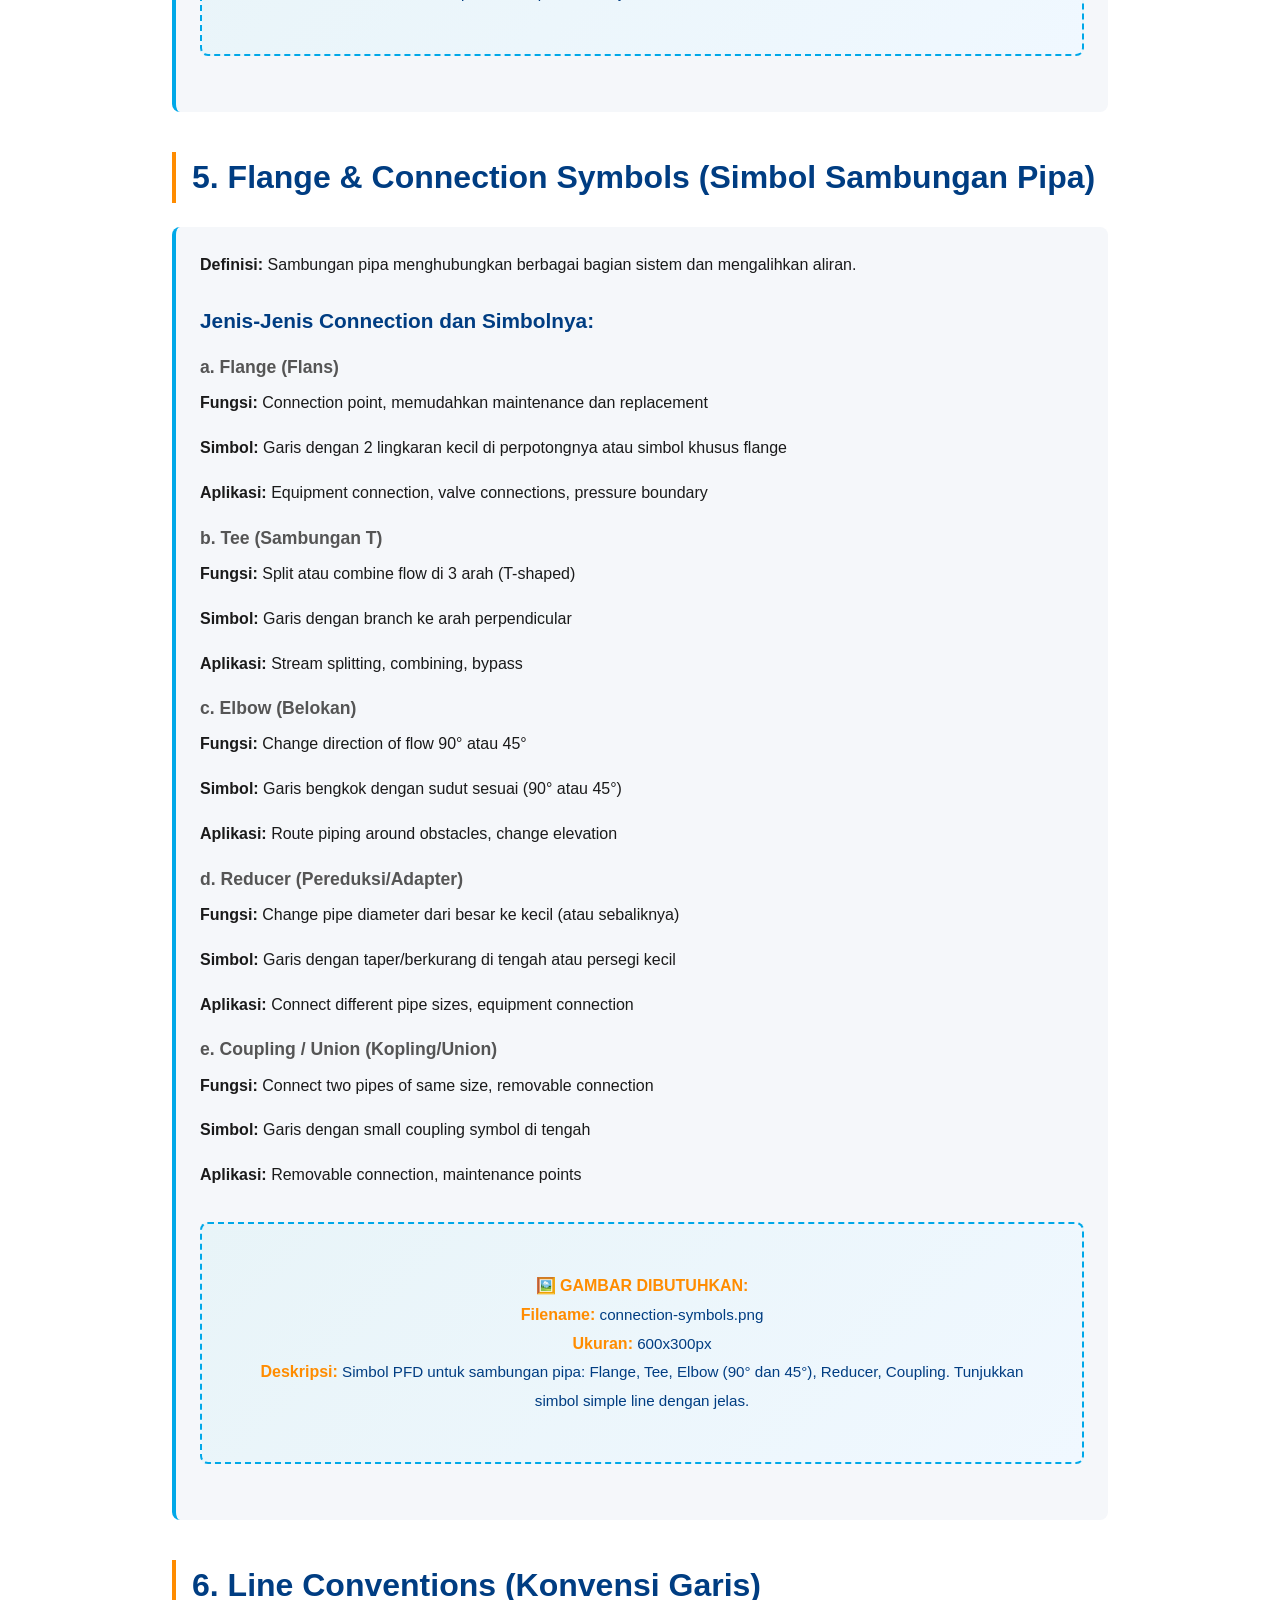
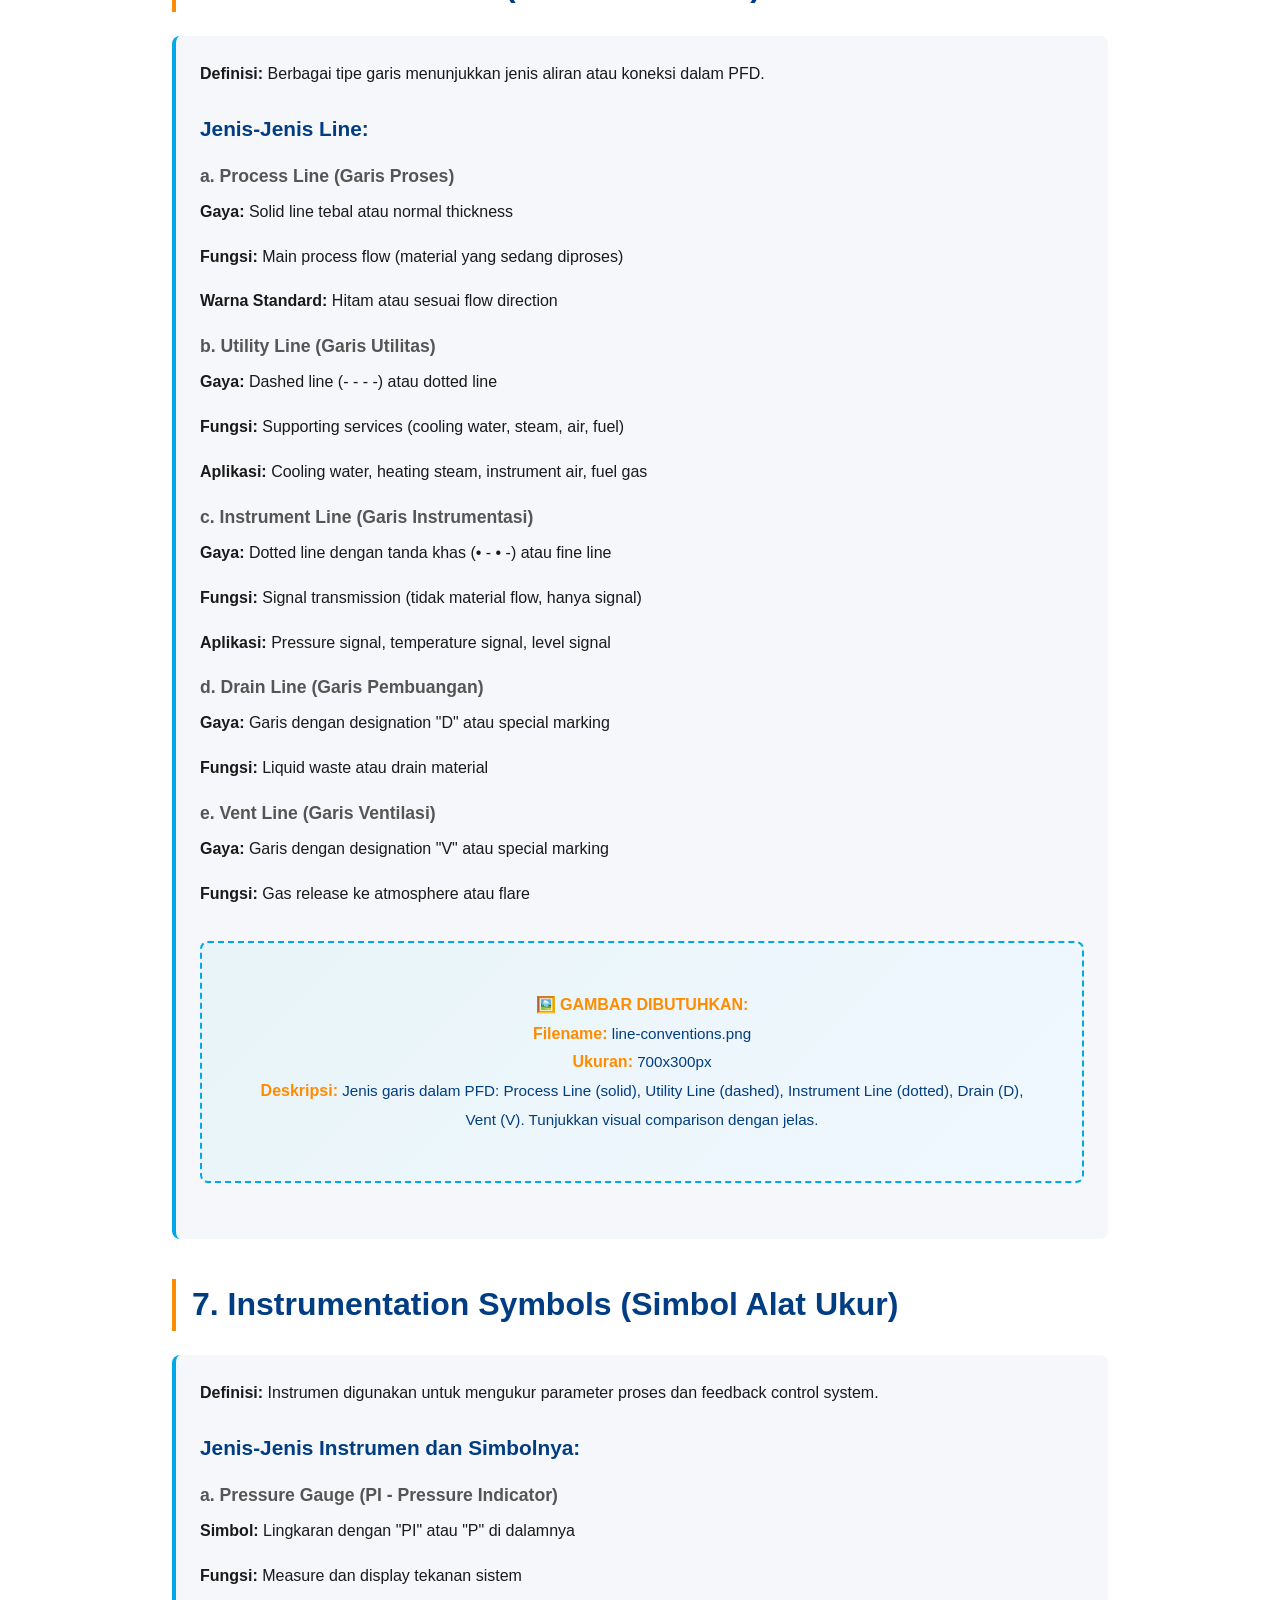
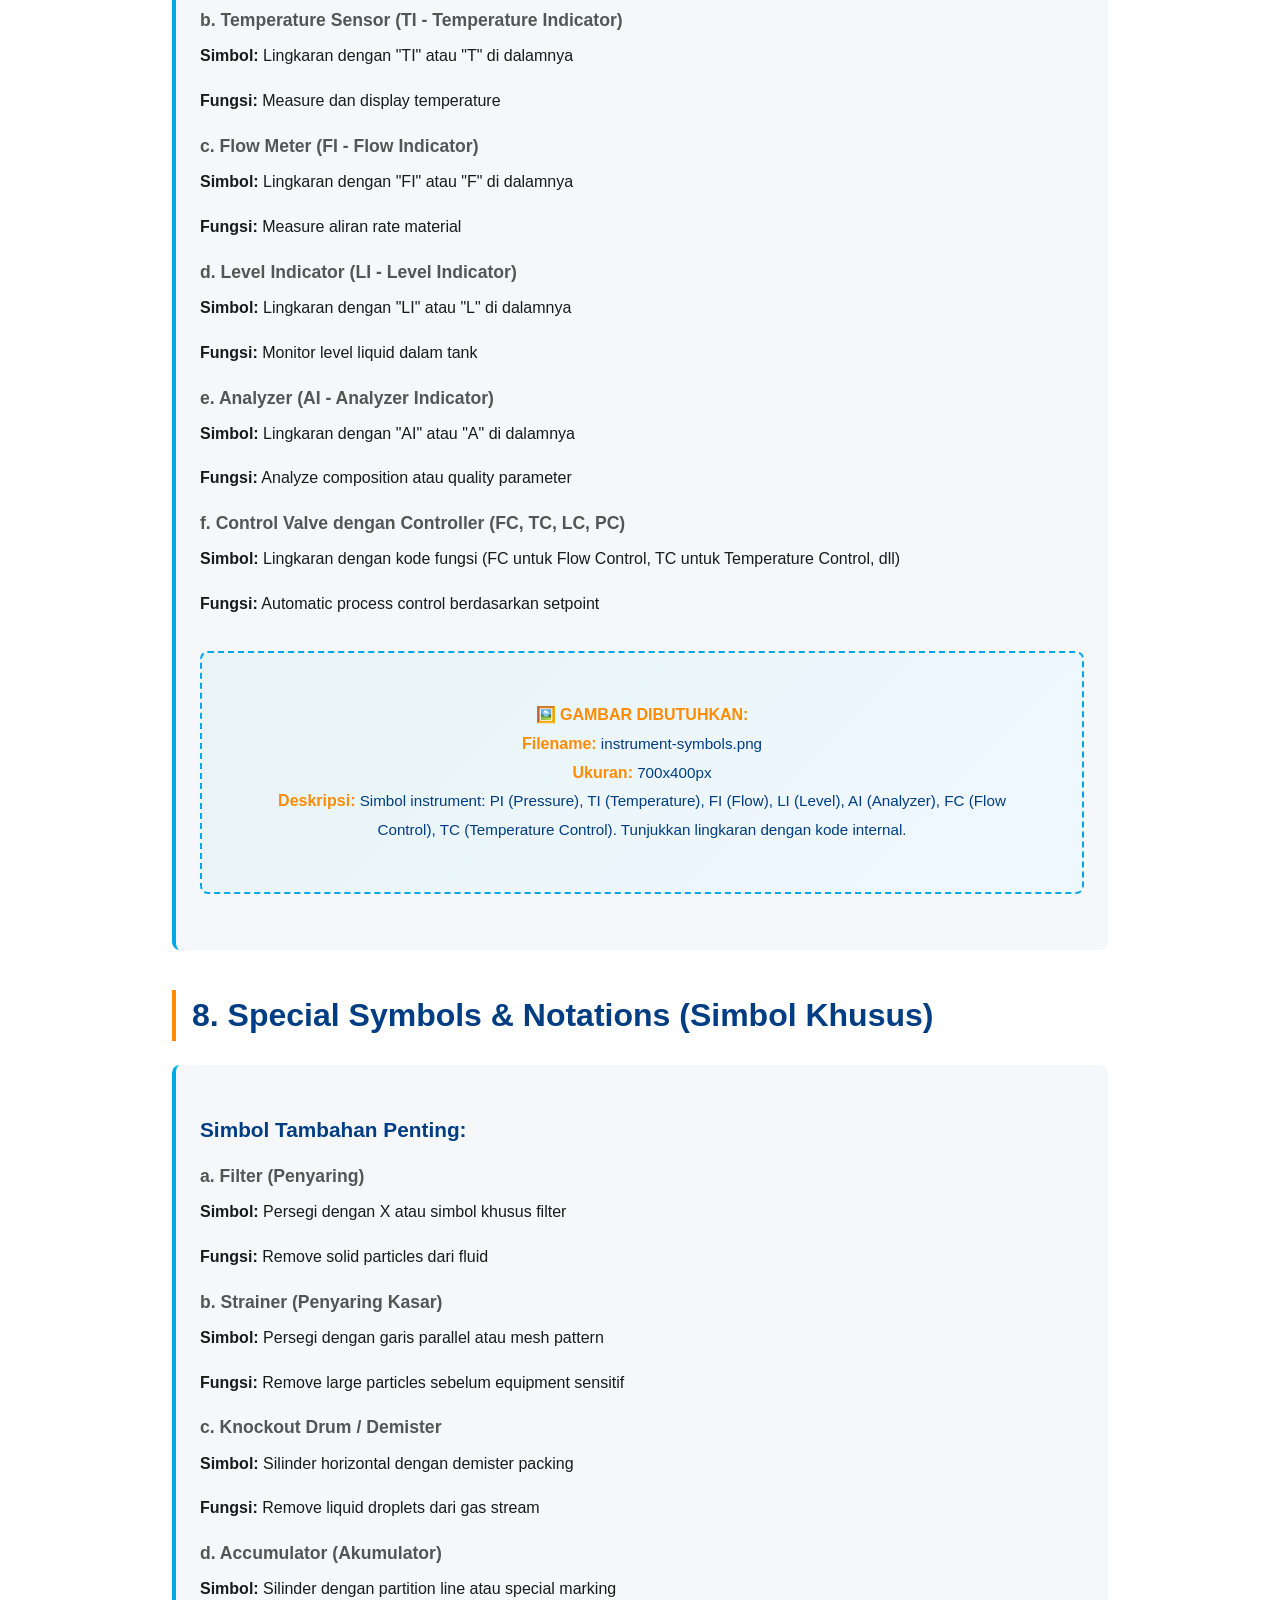
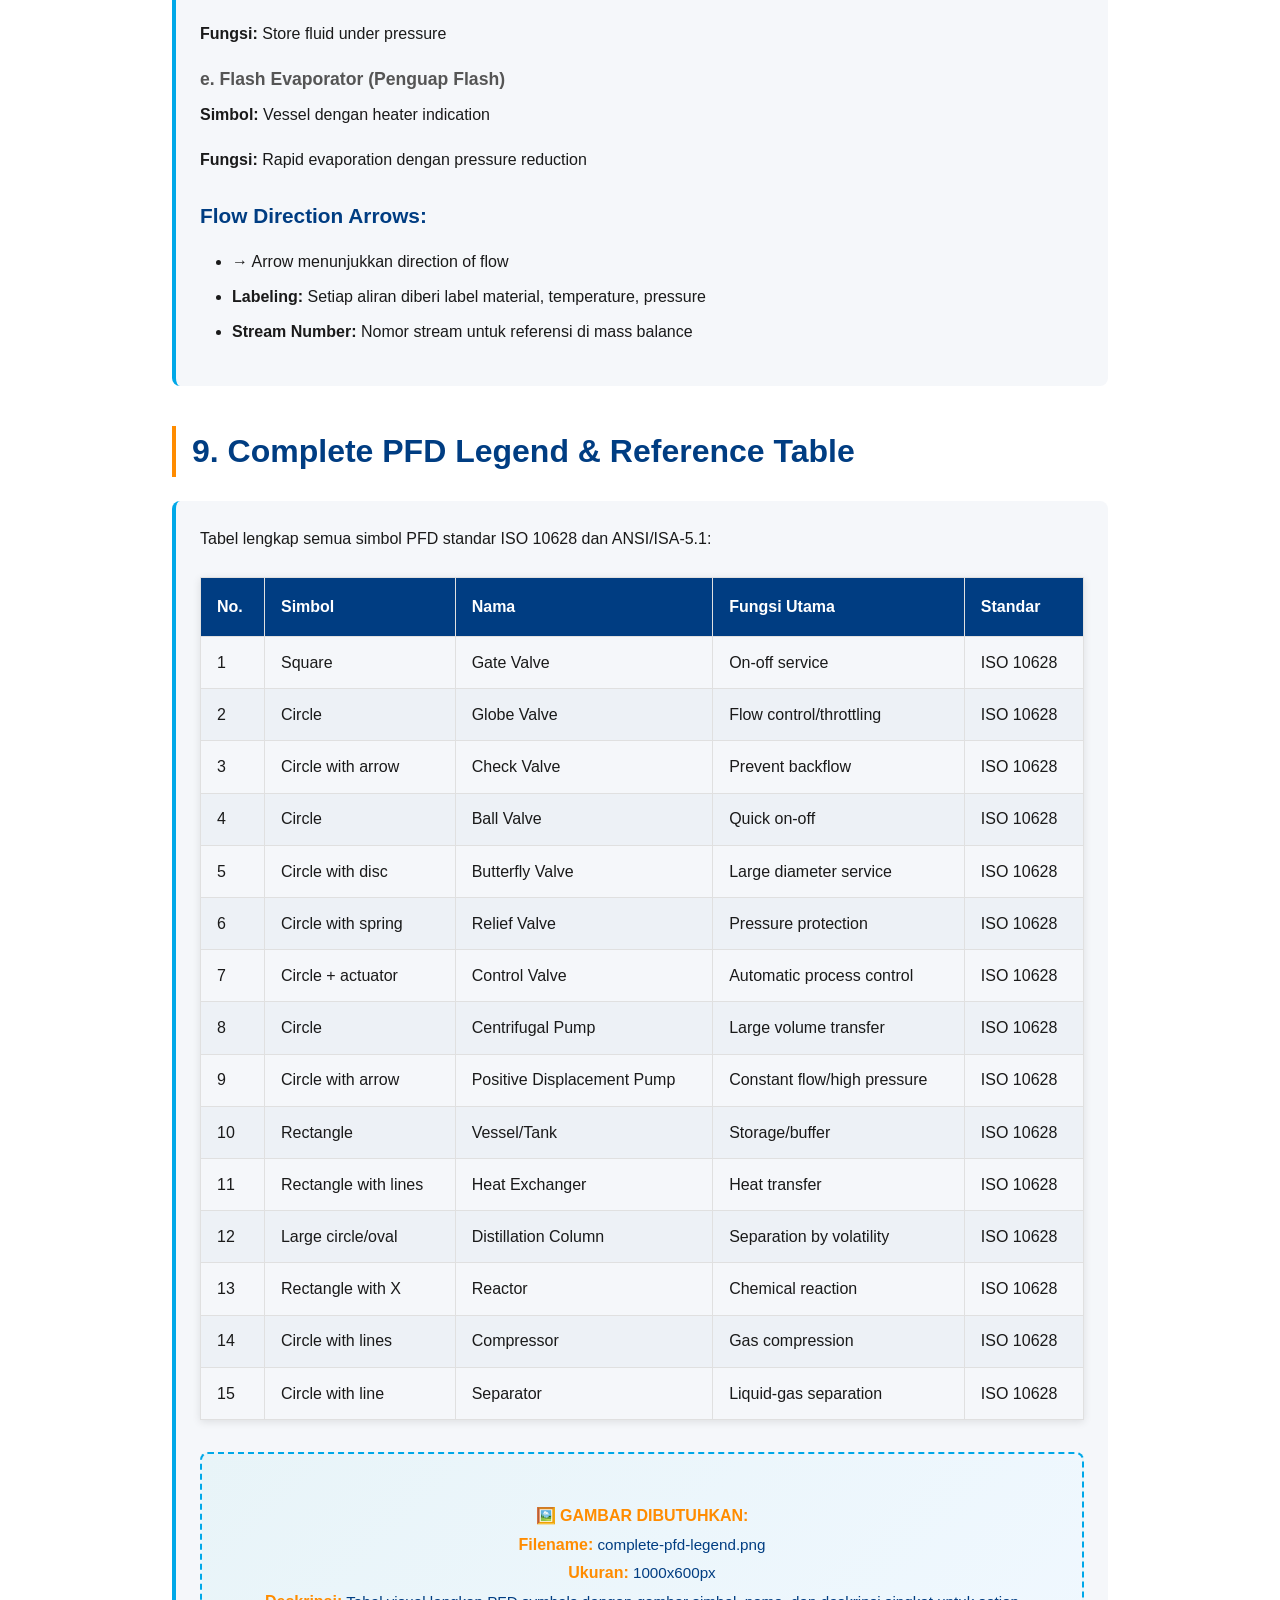
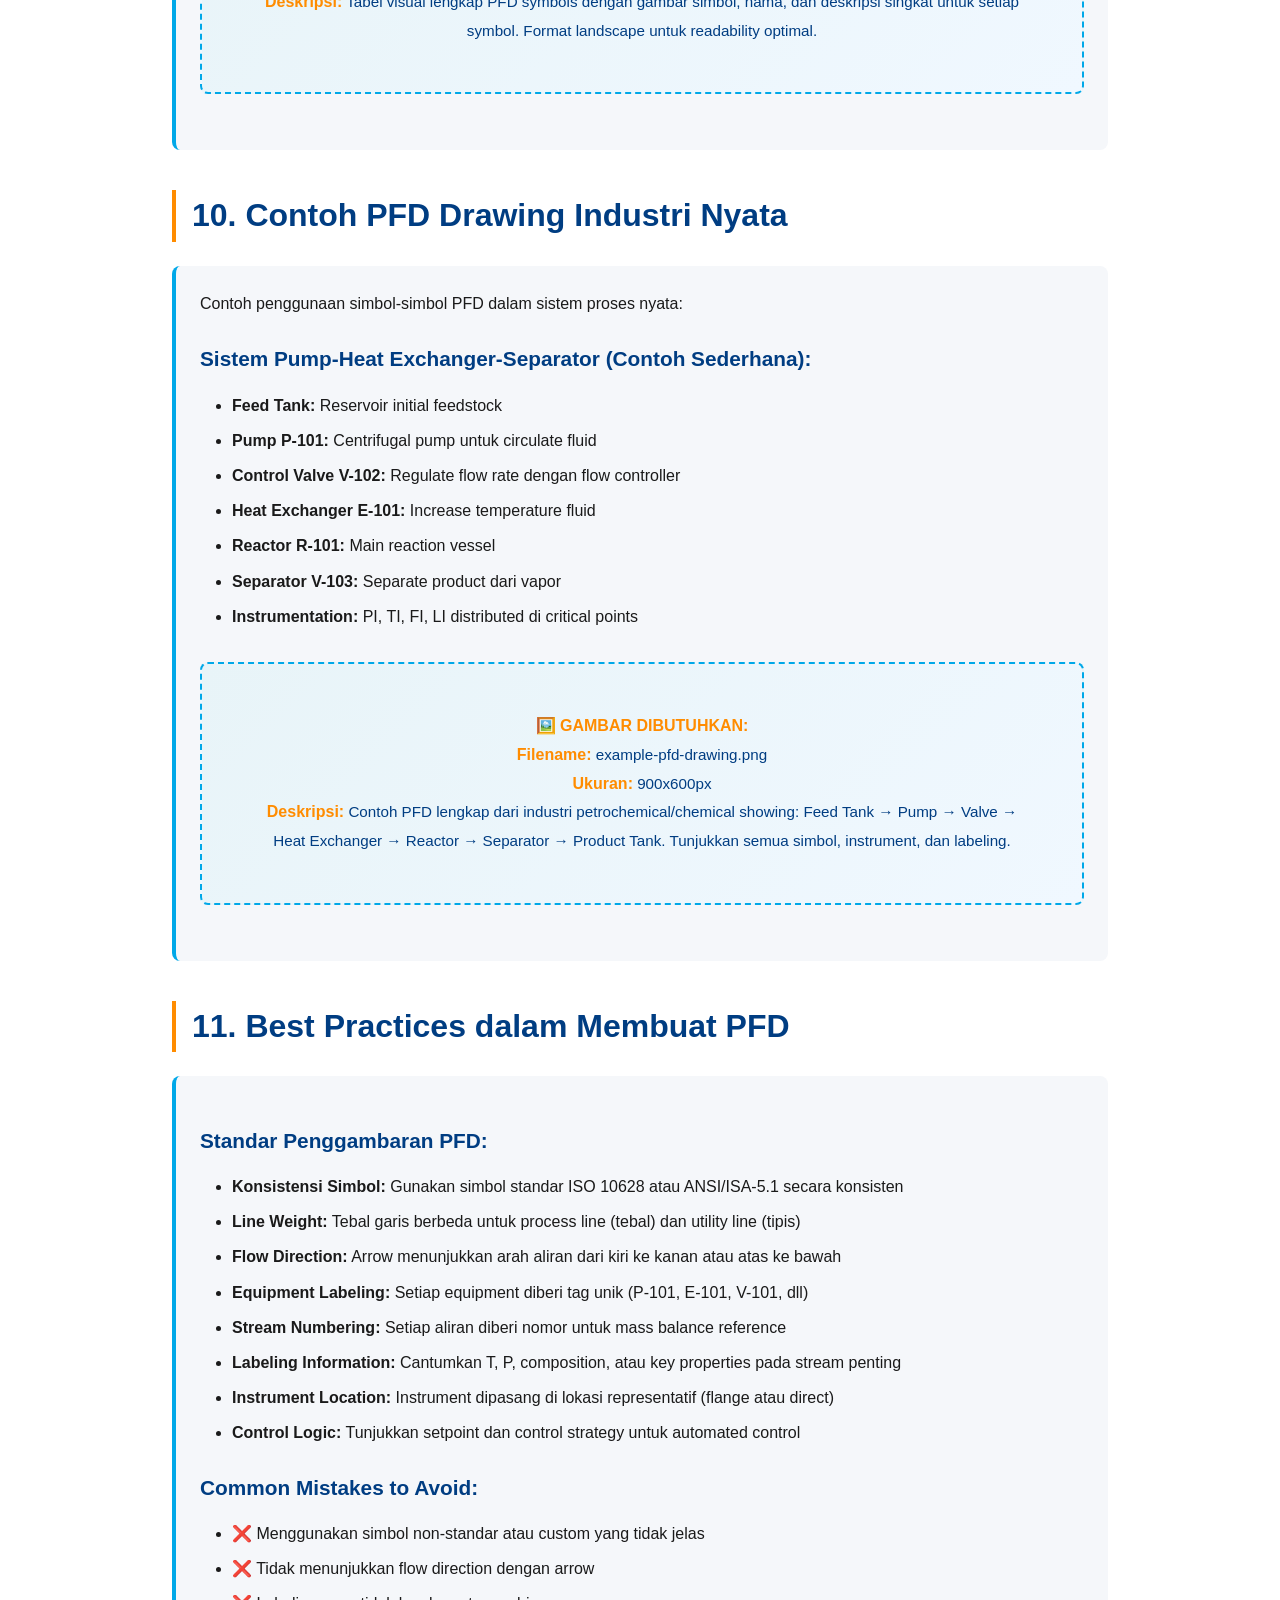
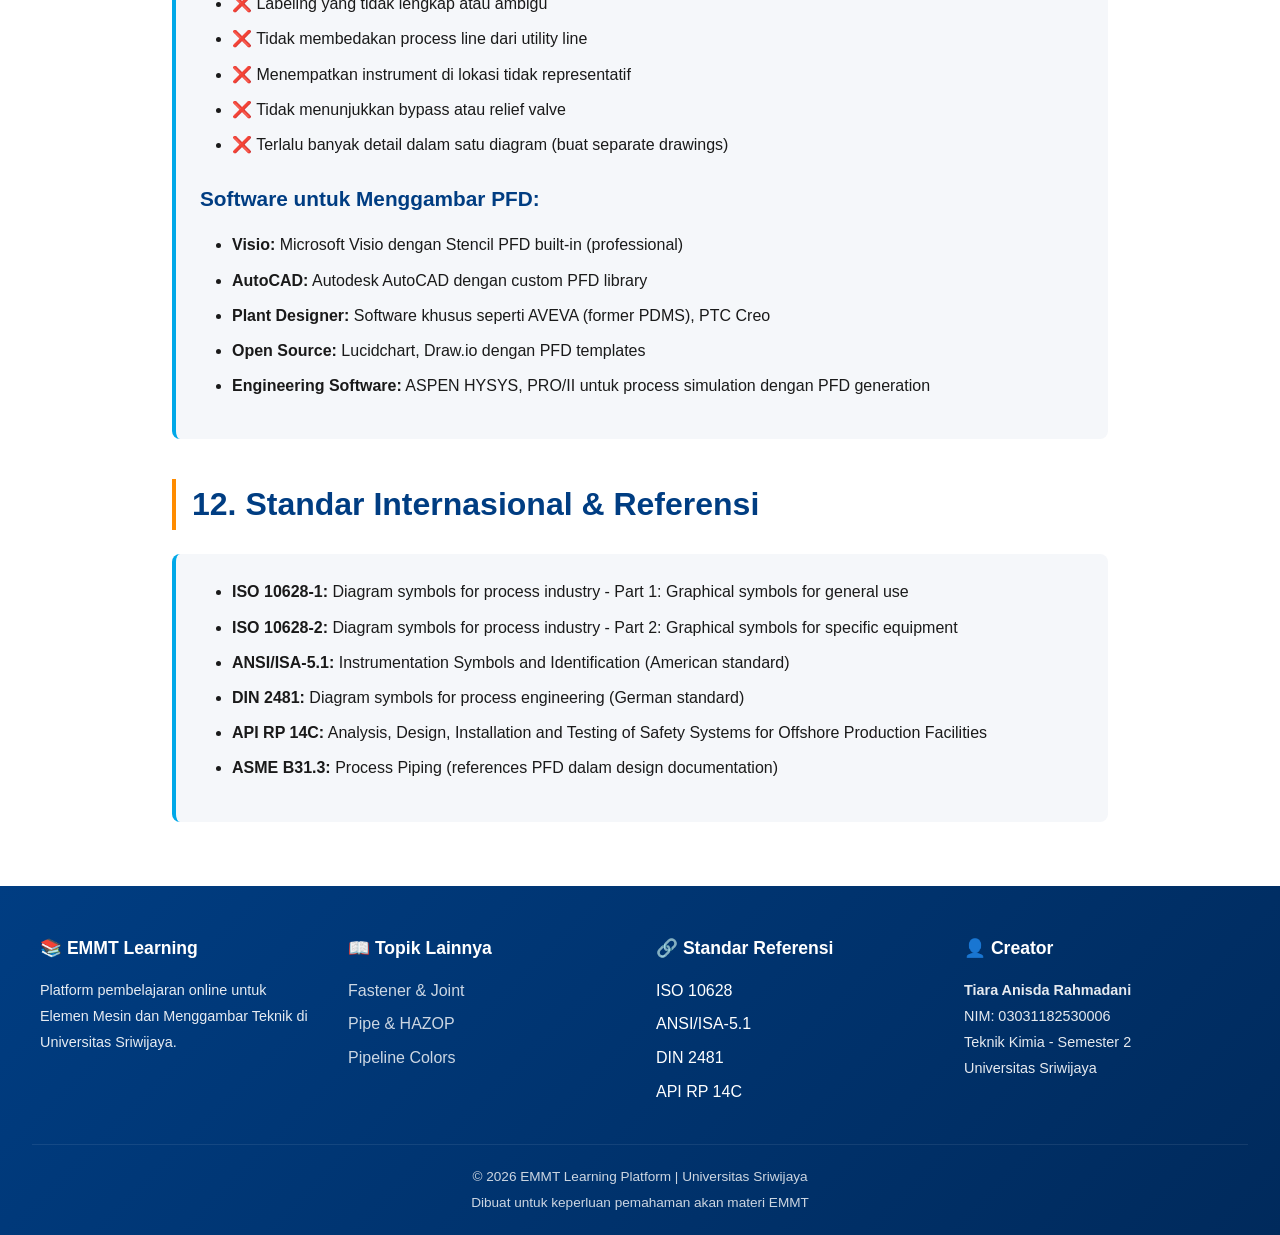
<file: pfd-symbols.html>
<!DOCTYPE html>
<html lang="id">
<head>
    <meta charset="UTF-8">
    <meta name="viewport" content="width=device-width, initial-scale=1.0">
    <title>PFD Symbols & Legend - EMMT Learning</title>
    <link rel="stylesheet" href="styles.css">
</head>
<body>
    <!-- Navigation -->
    <nav class="navbar">
        <div class="nav-container">
            <div class="nav-logo">📚 EMMT Learning</div>
            <ul class="nav-menu">
                <li><a href="index.html" class="nav-link">Home</a></li>
                <li><a href="fastener-joint.html" class="nav-link">Fastener & Joint</a></li>
                <li><a href="pfd-symbols.html" class="nav-link active">PFD Symbols</a></li>
                <li><a href="pipe-schedule-hazop.html" class="nav-link">Pipe & HAZOP</a></li>
                <li><a href="pipeline-colors.html" class="nav-link">Pipeline Colors</a></li>
            </ul>
        </div>
    </nav>

    <!-- Content -->
    <section class="content-section">
        <h1>📊 PFD Symbols & Legend</h1>
        <p><strong>Last Updated:</strong> 2026 | <strong>Level:</strong> Intermediate | <strong>Est. Reading Time:</strong> 50 minutes</p>

        <!-- 1. Pengenalan PFD -->
        <h2>1. Pengenalan Process Flow Diagram (PFD)</h2>
        <div class="content-box">
            <h3>Apa itu PFD?</h3>
            <p>Process Flow Diagram (PFD) adalah representasi grafis dari sistem proses yang menunjukkan aliran material, equipment utama, instrumentasi, dan control systems dalam suatu operasi. PFD adalah dokumen teknik fundamental dalam industri petrochemical, oil & gas, manufacturing, dan chemical processing.</p>

            <h3>Tujuan PFD:</h3>
            <ul>
                <li><strong>Komunikasi:</strong> Menyampaikan proses secara visual kepada semua stakeholder (engineer, operator, contractor)</li>
                <li><strong>Desain:</strong> Dasar untuk detailed engineering dan equipment selection</li>
                <li><strong>Operasi:</strong> Panduan untuk operator dalam menjalankan proses</li>
                <li><strong>Maintenance:</strong> Referensi untuk maintenance crew dalam troubleshooting</li>
                <li><strong>Safety:</strong> Identifikasi hazard dan critical control points</li>
                <li><strong>Efficiency:</strong> Analisis dan optimisasi proses</li>
            </ul>

            <h3>Standar PFD Internasional:</h3>
            <ul>
                <li><strong>ISO 10628:</strong> Diagram symbols for process industry - Part 1 (Simbol umum), Part 2 (Specific symbols)</li>
                <li><strong>ANSI/ISA-5.1:</strong> Instrumentation Symbols and Identification (American standard)</li>
                <li><strong>DIN 2481:</strong> Diagram symbols for process engineering (German standard)</li>
                <li><strong>API RP 14C:</strong> Analysis, Design, Installation and Testing of Safety Systems (untuk oil & gas)</li>
            </ul>
        </div>

        <!-- 2. Valve Symbols -->
        <h2>2. Valve Symbols (Simbol Katup)</h2>
        <div class="content-box">
            <p><strong>Definisi:</strong> Valve (katup) adalah perangkat yang mengontrol aliran fluid (liquid atau gas) dalam sistem piping. Setiap tipe valve memiliki fungsi dan simbol berbeda di PFD.</p>

            <h3>Jenis-Jenis Valve dan Simbolnya:</h3>

            <h4>a. Gate Valve (Katup Gerbang)</h4>
            <p><strong>Fungsi:</strong> On-off service, full flow passing dengan minimal pressure drop</p>
            <p><strong>Simbol:</strong> Persegi dengan garis diagonal atau wedge di tengahnya</p>
            <p><strong>Aplikasi:</strong> Isolation valve, manual control, tidak untuk throttling</p>
            <p><strong>Keuntungan:</strong> Low cost, low pressure drop, fully open or fully closed</p>
            <p><strong>Kerugian:</strong> Tidak cocok untuk throttling, erosion risk dengan slurry</p>

            <h4>b. Globe Valve (Katup Bola)</h4>
            <p><strong>Fungsi:</strong> Throttling control, precise flow regulation</p>
            <p><strong>Simbol:</strong> Lingkaran dengan garis horizontal atau wedge di tengahnya</p>
            <p><strong>Aplikasi:</strong> Flow control, pressure regulation, precise adjustment</p>
            <p><strong>Keuntungan:</strong> Excellent throttling ability, good controlling characteristics</p>
            <p><strong>Kerugian:</strong> Higher pressure drop, more expensive, slower operation</p>

            <h4>c. Check Valve (Katup Cek/Anti-Balik)</h4>
            <p><strong>Fungsi:</strong> Prevent backflow, allow flow in one direction only</p>
            <p><strong>Simbol:</strong> Lingkaran dengan garis diagonal atau arrow menunjuk arah aliran</p>
            <p><strong>Aplikasi:</strong> Discharge line dari pump, prevent siphoning, safety protection</p>
            <p><strong>Keuntungan:</strong> Automatic operation, no external control needed</p>
            <p><strong>Kerugian:</strong> Can cause pressure surge (water hammer) saat sudden closure</p>

            <h4>d. Ball Valve (Katup Bola Bulat)</h4>
            <p><strong>Fungsi:</strong> Quick on-off service, minimal space requirement</p>
            <p><strong>Simbol:</strong> Lingkaran dengan bola bulat di tengahnya</p>
            <p><strong>Aplikasi:</strong> Isolation, general purpose, residential/commercial applications</p>
            <p><strong>Keuntungan:</strong> Fast operation (1/4 turn), reliable, compact size</p>
            <p><strong>Kerugian:</strong> Not suitable untuk throttling continuously, potential leakage</p>

            <h4>e. Butterfly Valve (Katup Kupu-kupu)</h4>
            <p><strong>Fungsi:</strong> On-off and throttling control, large diameter service</p>
            <p><strong>Simbol:</strong> Lingkaran dengan garis vertikal dan disk representation</p>
            <p><strong>Aplikasi:</strong> Large diameter lines, high flow applications, air/gas</p>
            <p><strong>Keuntungan:</strong> Compact, lightweight, inexpensive, low pressure drop</p>
            <p><strong>Kerugian:</strong> Not for very high pressure, potential leakage at low flow</p>

            <h4>f. Relief Valve (Katup Pengaman)</h4>
            <p><strong>Fungsi:</strong> Pressure relief, overpressure protection</p>
            <p><strong>Simbol:</strong> Lingkaran dengan garis diagonal dan spring symbol</p>
            <p><strong>Aplikasi:</strong> System protection, pressure safety device, mandatory equipment</p>
            <p><strong>Keuntungan:</strong> Automatic operation, critical safety component</p>
            <p><strong>Kerugian:</strong> Requires regular maintenance dan testing</p>

            <h4>g. Control Valve (Katup Kontrol)</h4>
            <p><strong>Fungsi:</strong> Automatic process control based on instrument signal</p>
            <p><strong>Simbol:</strong> Lingkaran dengan actuator (simbol pneumatic/electric) di atasnya</p>
            <p><strong>Aplikasi:</strong> Process optimization, maintain setpoint, automated systems</p>
            <p><strong>Keuntungan:</strong> Precise control, automated operation, better efficiency</p>
            <p><strong>Kerugian:</strong> More complex, requires instrumentation dan control logic</p>

            <div class="image-placeholder">
                <p><strong>🖼️ GAMBAR DIBUTUHKAN:</strong><br>
                <strong>Filename:</strong> valve-symbols.png<br>
                <strong>Ukuran:</strong> 700x400px<br>
                <strong>Deskripsi:</strong> Simbol PFD untuk 7 jenis valve: Gate, Globe, Check, Ball, Butterfly, Relief, Control Valve. Tunjukkan simbol, nama, dan single-line diagram representation.</p>
            </div>
        </div>

        <!-- 3. Pump Symbols -->
        <h2>3. Pump Symbols (Simbol Pompa)</h2>
        <div class="content-box">
            <p><strong>Definisi:</strong> Pump adalah mesin yang mengubah energi mekanik menjadi energi fluida untuk mengalirkan liquid atau gas.</p>

            <h3>Jenis-Jenis Pump dan Simbolnya:</h3>

            <h4>a. Centrifugal Pump</h4>
            <p><strong>Fungsi:</strong> Transfer large volume of liquid at moderate pressure</p>
            <p><strong>Simbol:</strong> Lingkaran dengan curved impeller atau arrow menunjuk arah aliran</p>
            <p><strong>Aplikasi:</strong> Circulation, cooling water, feedstock transfer, general purpose</p>
            <p><strong>Keuntungan:</strong> Simple design, reliable, low cost, large capacity</p>
            <p><strong>Kerugian:</strong> Cavitation risk, head sensitive terhadap viscosity</p>

            <h4>b. Positive Displacement Pump</h4>
            <p><strong>Fungsi:</strong> Transfer fluid at high pressure or with constant flow rate</p>
            <p><strong>Simbol:</strong> Lingkaran dengan arrow atau gear representation</p>
            <p><strong>Tipe:</strong> Gear pump, screw pump, reciprocating pump, peristaltic pump</p>
            <p><strong>Aplikasi:</strong> High viscosity liquid, metering, precise dosing</p>
            <p><strong>Keuntungan:</strong> Constant flow regardless pressure, high pressure capability</p>
            <p><strong>Kerugian:</strong> More complex, higher cost, noise level</p>

            <h4>c. Turbine Pump / Vertical Turbine Pump</h4>
            <p><strong>Fungsi:</strong> Lift water from deep well atau sumpit</p>
            <p><strong>Simbol:</strong> Vertical line dengan multiple stages</p>
            <p><strong>Aplikasi:</strong> Groundwater extraction, vertical mounting</p>

            <h4>d. Submersible Pump</h4>
            <p><strong>Fungsi:</strong> Pump yang terendam di dalam liquid</p>
            <p><strong>Simbol:</strong> Persegi dengan pump symbol di dalam</p>
            <p><strong>Aplikasi:</strong> Well pumping, sump pumping, underwater applications</p>

            <div class="image-placeholder">
                <p><strong>🖼️ GAMBAR DIBUTUHKAN:</strong><br>
                <strong>Filename:</strong> pump-symbols.png<br>
                <strong>Ukuran:</strong> 600x300px<br>
                <strong>Deskripsi:</strong> Simbol PFD untuk berbagai pump: Centrifugal, Positive Displacement (Gear, Screw, Reciprocating), Turbine, Submersible. Tunjukkan simbol dan karakteristik utama.</p>
            </div>
        </div>

        <!-- 4. Equipment Symbols -->
        <h2>4. Equipment Symbols (Simbol Peralatan Utama)</h2>
        <div class="content-box">
            <p><strong>Definisi:</strong> Equipment adalah unit operasi utama dalam proses yang melakukan transformasi atau pemisahan material.</p>

            <h3>Jenis-Jenis Equipment dan Simbolnya:</h3>

            <h4>a. Vessel / Tank (Bejana/Tangki)</h4>
            <p><strong>Fungsi:</strong> Storage atau surge tank untuk liquid atau gas</p>
            <p><strong>Simbol:</strong> Persegi/cylinder vertikal atau horizontal</p>
            <p><strong>Aplikasi:</strong> Storage, buffer, accumulator</p>

            <h4>b. Heat Exchanger (Penukar Panas)</h4>
            <p><strong>Fungsi:</strong> Transfer heat antara dua fluid streams</p>
            <p><strong>Simbol:</strong> Persegi dengan garis-garis horizontal (shell & tube) atau kotak berlapis</p>
            <p><strong>Tipe:</strong> Shell & tube, plate, air cooler, condenser, reboiler</p>

            <h4>c. Distillation Column / Fractionator</h4>
            <p><strong>Fungsi:</strong> Separate fluid mixture berdasarkan volatility (boiling point)</p>
            <p><strong>Simbol:</strong> Lingkaran besar vertikal dengan trays di dalamnya atau garis-garis horizontal</p>
            <p><strong>Aplikasi:</strong> Crude oil refining, separation process</p>

            <h4>d. Reactor (Reaktor)</h4>
            <p><strong>Fungsi:</strong> Chemical reaction vessel untuk konversi reaktan menjadi produk</p>
            <p><strong>Simbol:</strong> Persegi dengan tanda X atau chemical reaction symbol</p>
            <p><strong>Tipe:</strong> CSTR (Continuous Stirred Tank Reactor), PFR (Plug Flow Reactor), Batch</p>

            <h4>e. Compressor / Blower</h4>
            <p><strong>Fungsi:</strong> Increase pressure atau flow dari gas</p>
            <p><strong>Simbol:</strong> Lingkaran dengan double triangle atau fan blade</p>
            <p><strong>Aplikasi:</strong> Air supply, gas compression, pneumatic systems</p>

            <h4>f. Separator (Separator Dua Fasa)</h4>
            <p><strong>Fungsi:</strong> Separate liquid dan gas dari mixed stream</p>
            <p><strong>Simbol:</strong> Lingkaran atau oval dengan horizontal line (liquid-gas interface)</p>
            <p><strong>Aplikasi:</strong> Flash separator, oil & gas separator, knock-out drum</p>

            <div class="image-placeholder">
                <p><strong>🖼️ GAMBAR DIBUTUHKAN:</strong><br>
                <strong>Filename:</strong> equipment-symbols.png<br>
                <strong>Ukuran:</strong> 800x400px<br>
                <strong>Deskripsi:</strong> Simbol PFD untuk equipment utama: Vessel, Heat Exchanger, Distillation Column, Reactor, Compressor, Separator. Tunjukkan simbol standard ISO 10628.</p>
            </div>
        </div>

        <!-- 5. Flange & Connection Symbols -->
        <h2>5. Flange & Connection Symbols (Simbol Sambungan Pipa)</h2>
        <div class="content-box">
            <p><strong>Definisi:</strong> Sambungan pipa menghubungkan berbagai bagian sistem dan mengalihkan aliran.</p>

            <h3>Jenis-Jenis Connection dan Simbolnya:</h3>

            <h4>a. Flange (Flans)</h4>
            <p><strong>Fungsi:</strong> Connection point, memudahkan maintenance dan replacement</p>
            <p><strong>Simbol:</strong> Garis dengan 2 lingkaran kecil di perpotongnya atau simbol khusus flange</p>
            <p><strong>Aplikasi:</strong> Equipment connection, valve connections, pressure boundary</p>

            <h4>b. Tee (Sambungan T)</h4>
            <p><strong>Fungsi:</strong> Split atau combine flow di 3 arah (T-shaped)</p>
            <p><strong>Simbol:</strong> Garis dengan branch ke arah perpendicular</p>
            <p><strong>Aplikasi:</strong> Stream splitting, combining, bypass</p>

            <h4>c. Elbow (Belokan)</h4>
            <p><strong>Fungsi:</strong> Change direction of flow 90° atau 45°</p>
            <p><strong>Simbol:</strong> Garis bengkok dengan sudut sesuai (90° atau 45°)</p>
            <p><strong>Aplikasi:</strong> Route piping around obstacles, change elevation</p>

            <h4>d. Reducer (Pereduksi/Adapter)</h4>
            <p><strong>Fungsi:</strong> Change pipe diameter dari besar ke kecil (atau sebaliknya)</p>
            <p><strong>Simbol:</strong> Garis dengan taper/berkurang di tengah atau persegi kecil</p>
            <p><strong>Aplikasi:</strong> Connect different pipe sizes, equipment connection</p>

            <h4>e. Coupling / Union (Kopling/Union)</h4>
            <p><strong>Fungsi:</strong> Connect two pipes of same size, removable connection</p>
            <p><strong>Simbol:</strong> Garis dengan small coupling symbol di tengah</p>
            <p><strong>Aplikasi:</strong> Removable connection, maintenance points</p>

            <div class="image-placeholder">
                <p><strong>🖼️ GAMBAR DIBUTUHKAN:</strong><br>
                <strong>Filename:</strong> connection-symbols.png<br>
                <strong>Ukuran:</strong> 600x300px<br>
                <strong>Deskripsi:</strong> Simbol PFD untuk sambungan pipa: Flange, Tee, Elbow (90° dan 45°), Reducer, Coupling. Tunjukkan simbol simple line dengan jelas.</p>
            </div>
        </div>

        <!-- 6. Line Conventions -->
        <h2>6. Line Conventions (Konvensi Garis)</h2>
        <div class="content-box">
            <p><strong>Definisi:</strong> Berbagai tipe garis menunjukkan jenis aliran atau koneksi dalam PFD.</p>

            <h3>Jenis-Jenis Line:</h3>

            <h4>a. Process Line (Garis Proses)</h4>
            <p><strong>Gaya:</strong> Solid line tebal atau normal thickness</p>
            <p><strong>Fungsi:</strong> Main process flow (material yang sedang diproses)</p>
            <p><strong>Warna Standard:</strong> Hitam atau sesuai flow direction</p>

            <h4>b. Utility Line (Garis Utilitas)</h4>
            <p><strong>Gaya:</strong> Dashed line (- - - -) atau dotted line</p>
            <p><strong>Fungsi:</strong> Supporting services (cooling water, steam, air, fuel)</p>
            <p><strong>Aplikasi:</strong> Cooling water, heating steam, instrument air, fuel gas</p>

            <h4>c. Instrument Line (Garis Instrumentasi)</h4>
            <p><strong>Gaya:</strong> Dotted line dengan tanda khas (• - • -) atau fine line</p>
            <p><strong>Fungsi:</strong> Signal transmission (tidak material flow, hanya signal)</p>
            <p><strong>Aplikasi:</strong> Pressure signal, temperature signal, level signal</p>

            <h4>d. Drain Line (Garis Pembuangan)</h4>
            <p><strong>Gaya:</strong> Garis dengan designation "D" atau special marking</p>
            <p><strong>Fungsi:</strong> Liquid waste atau drain material</p>

            <h4>e. Vent Line (Garis Ventilasi)</h4>
            <p><strong>Gaya:</strong> Garis dengan designation "V" atau special marking</p>
            <p><strong>Fungsi:</strong> Gas release ke atmosphere atau flare</p>

            <div class="image-placeholder">
                <p><strong>🖼️ GAMBAR DIBUTUHKAN:</strong><br>
                <strong>Filename:</strong> line-conventions.png<br>
                <strong>Ukuran:</strong> 700x300px<br>
                <strong>Deskripsi:</strong> Jenis garis dalam PFD: Process Line (solid), Utility Line (dashed), Instrument Line (dotted), Drain (D), Vent (V). Tunjukkan visual comparison dengan jelas.</p>
            </div>
        </div>

        <!-- 7. Instrumentation Symbols -->
        <h2>7. Instrumentation Symbols (Simbol Alat Ukur)</h2>
        <div class="content-box">
            <p><strong>Definisi:</strong> Instrumen digunakan untuk mengukur parameter proses dan feedback control system.</p>

            <h3>Jenis-Jenis Instrumen dan Simbolnya:</h3>

            <h4>a. Pressure Gauge (PI - Pressure Indicator)</h4>
            <p><strong>Simbol:</strong> Lingkaran dengan "PI" atau "P" di dalamnya</p>
            <p><strong>Fungsi:</strong> Measure dan display tekanan sistem</p>

            <h4>b. Temperature Sensor (TI - Temperature Indicator)</h4>
            <p><strong>Simbol:</strong> Lingkaran dengan "TI" atau "T" di dalamnya</p>
            <p><strong>Fungsi:</strong> Measure dan display temperature</p>

            <h4>c. Flow Meter (FI - Flow Indicator)</h4>
            <p><strong>Simbol:</strong> Lingkaran dengan "FI" atau "F" di dalamnya</p>
            <p><strong>Fungsi:</strong> Measure aliran rate material</p>

            <h4>d. Level Indicator (LI - Level Indicator)</h4>
            <p><strong>Simbol:</strong> Lingkaran dengan "LI" atau "L" di dalamnya</p>
            <p><strong>Fungsi:</strong> Monitor level liquid dalam tank</p>

            <h4>e. Analyzer (AI - Analyzer Indicator)</h4>
            <p><strong>Simbol:</strong> Lingkaran dengan "AI" atau "A" di dalamnya</p>
            <p><strong>Fungsi:</strong> Analyze composition atau quality parameter</p>

            <h4>f. Control Valve dengan Controller (FC, TC, LC, PC)</h4>
            <p><strong>Simbol:</strong> Lingkaran dengan kode fungsi (FC untuk Flow Control, TC untuk Temperature Control, dll)</p>
            <p><strong>Fungsi:</strong> Automatic process control berdasarkan setpoint</p>

            <div class="image-placeholder">
                <p><strong>🖼️ GAMBAR DIBUTUHKAN:</strong><br>
                <strong>Filename:</strong> instrument-symbols.png<br>
                <strong>Ukuran:</strong> 700x400px<br>
                <strong>Deskripsi:</strong> Simbol instrument: PI (Pressure), TI (Temperature), FI (Flow), LI (Level), AI (Analyzer), FC (Flow Control), TC (Temperature Control). Tunjukkan lingkaran dengan kode internal.</p>
            </div>
        </div>

        <!-- 8. Special Symbols -->
        <h2>8. Special Symbols & Notations (Simbol Khusus)</h2>
        <div class="content-box">
            <h3>Simbol Tambahan Penting:</h3>

            <h4>a. Filter (Penyaring)</h4>
            <p><strong>Simbol:</strong> Persegi dengan X atau simbol khusus filter</p>
            <p><strong>Fungsi:</strong> Remove solid particles dari fluid</p>

            <h4>b. Strainer (Penyaring Kasar)</h4>
            <p><strong>Simbol:</strong> Persegi dengan garis parallel atau mesh pattern</p>
            <p><strong>Fungsi:</strong> Remove large particles sebelum equipment sensitif</p>

            <h4>c. Knockout Drum / Demister</h4>
            <p><strong>Simbol:</strong> Silinder horizontal dengan demister packing</p>
            <p><strong>Fungsi:</strong> Remove liquid droplets dari gas stream</p>

            <h4>d. Accumulator (Akumulator)</h4>
            <p><strong>Simbol:</strong> Silinder dengan partition line atau special marking</p>
            <p><strong>Fungsi:</strong> Store fluid under pressure</p>

            <h4>e. Flash Evaporator (Penguap Flash)</h4>
            <p><strong>Simbol:</strong> Vessel dengan heater indication</p>
            <p><strong>Fungsi:</strong> Rapid evaporation dengan pressure reduction</p>

            <h3>Flow Direction Arrows:</h3>
            <ul>
                <li><strong>→</strong> Arrow menunjukkan direction of flow</li>
                <li><strong>Labeling:</strong> Setiap aliran diberi label material, temperature, pressure</li>
                <li><strong>Stream Number:</strong> Nomor stream untuk referensi di mass balance</li>
            </ul>
        </div>

        <!-- 9. Complete PFD Legend -->
        <h2>9. Complete PFD Legend & Reference Table</h2>
        <div class="content-box">
            <p>Tabel lengkap semua simbol PFD standar ISO 10628 dan ANSI/ISA-5.1:</p>

            <table>
                <thead>
                    <tr>
                        <th>No.</th>
                        <th>Simbol</th>
                        <th>Nama</th>
                        <th>Fungsi Utama</th>
                        <th>Standar</th>
                    </tr>
                </thead>
                <tbody>
                    <tr>
                        <td>1</td>
                        <td>Square</td>
                        <td>Gate Valve</td>
                        <td>On-off service</td>
                        <td>ISO 10628</td>
                    </tr>
                    <tr>
                        <td>2</td>
                        <td>Circle</td>
                        <td>Globe Valve</td>
                        <td>Flow control/throttling</td>
                        <td>ISO 10628</td>
                    </tr>
                    <tr>
                        <td>3</td>
                        <td>Circle with arrow</td>
                        <td>Check Valve</td>
                        <td>Prevent backflow</td>
                        <td>ISO 10628</td>
                    </tr>
                    <tr>
                        <td>4</td>
                        <td>Circle</td>
                        <td>Ball Valve</td>
                        <td>Quick on-off</td>
                        <td>ISO 10628</td>
                    </tr>
                    <tr>
                        <td>5</td>
                        <td>Circle with disc</td>
                        <td>Butterfly Valve</td>
                        <td>Large diameter service</td>
                        <td>ISO 10628</td>
                    </tr>
                    <tr>
                        <td>6</td>
                        <td>Circle with spring</td>
                        <td>Relief Valve</td>
                        <td>Pressure protection</td>
                        <td>ISO 10628</td>
                    </tr>
                    <tr>
                        <td>7</td>
                        <td>Circle + actuator</td>
                        <td>Control Valve</td>
                        <td>Automatic process control</td>
                        <td>ISO 10628</td>
                    </tr>
                    <tr>
                        <td>8</td>
                        <td>Circle</td>
                        <td>Centrifugal Pump</td>
                        <td>Large volume transfer</td>
                        <td>ISO 10628</td>
                    </tr>
                    <tr>
                        <td>9</td>
                        <td>Circle with arrow</td>
                        <td>Positive Displacement Pump</td>
                        <td>Constant flow/high pressure</td>
                        <td>ISO 10628</td>
                    </tr>
                    <tr>
                        <td>10</td>
                        <td>Rectangle</td>
                        <td>Vessel/Tank</td>
                        <td>Storage/buffer</td>
                        <td>ISO 10628</td>
                    </tr>
                    <tr>
                        <td>11</td>
                        <td>Rectangle with lines</td>
                        <td>Heat Exchanger</td>
                        <td>Heat transfer</td>
                        <td>ISO 10628</td>
                    </tr>
                    <tr>
                        <td>12</td>
                        <td>Large circle/oval</td>
                        <td>Distillation Column</td>
                        <td>Separation by volatility</td>
                        <td>ISO 10628</td>
                    </tr>
                    <tr>
                        <td>13</td>
                        <td>Rectangle with X</td>
                        <td>Reactor</td>
                        <td>Chemical reaction</td>
                        <td>ISO 10628</td>
                    </tr>
                    <tr>
                        <td>14</td>
                        <td>Circle with lines</td>
                        <td>Compressor</td>
                        <td>Gas compression</td>
                        <td>ISO 10628</td>
                    </tr>
                    <tr>
                        <td>15</td>
                        <td>Circle with line</td>
                        <td>Separator</td>
                        <td>Liquid-gas separation</td>
                        <td>ISO 10628</td>
                    </tr>
                </tbody>
            </table>

            <div class="image-placeholder">
                <p><strong>🖼️ GAMBAR DIBUTUHKAN:</strong><br>
                <strong>Filename:</strong> complete-pfd-legend.png<br>
                <strong>Ukuran:</strong> 1000x600px<br>
                <strong>Deskripsi:</strong> Tabel visual lengkap PFD symbols dengan gambar simbol, nama, dan deskripsi singkat untuk setiap symbol. Format landscape untuk readability optimal.</p>
            </div>
        </div>

        <!-- 10. Example PFD Drawing -->
        <h2>10. Contoh PFD Drawing Industri Nyata</h2>
        <div class="content-box">
            <p>Contoh penggunaan simbol-simbol PFD dalam sistem proses nyata:</p>

            <h3>Sistem Pump-Heat Exchanger-Separator (Contoh Sederhana):</h3>
            <ul>
                <li><strong>Feed Tank:</strong> Reservoir initial feedstock</li>
                <li><strong>Pump P-101:</strong> Centrifugal pump untuk circulate fluid</li>
                <li><strong>Control Valve V-102:</strong> Regulate flow rate dengan flow controller</li>
                <li><strong>Heat Exchanger E-101:</strong> Increase temperature fluid</li>
                <li><strong>Reactor R-101:</strong> Main reaction vessel</li>
                <li><strong>Separator V-103:</strong> Separate product dari vapor</li>
                <li><strong>Instrumentation:</strong> PI, TI, FI, LI distributed di critical points</li>
            </ul>

            <div class="image-placeholder">
                <p><strong>🖼️ GAMBAR DIBUTUHKAN:</strong><br>
                <strong>Filename:</strong> example-pfd-drawing.png<br>
                <strong>Ukuran:</strong> 900x600px<br>
                <strong>Deskripsi:</strong> Contoh PFD lengkap dari industri petrochemical/chemical showing: Feed Tank → Pump → Valve → Heat Exchanger → Reactor → Separator → Product Tank. Tunjukkan semua simbol, instrument, dan labeling.</p>
            </div>
        </div>

        <!-- 11. PFD Best Practices -->
        <h2>11. Best Practices dalam Membuat PFD</h2>
        <div class="content-box">
            <h3>Standar Penggambaran PFD:</h3>
            <ul>
                <li><strong>Konsistensi Simbol:</strong> Gunakan simbol standar ISO 10628 atau ANSI/ISA-5.1 secara konsisten</li>
                <li><strong>Line Weight:</strong> Tebal garis berbeda untuk process line (tebal) dan utility line (tipis)</li>
                <li><strong>Flow Direction:</strong> Arrow menunjukkan arah aliran dari kiri ke kanan atau atas ke bawah</li>
                <li><strong>Equipment Labeling:</strong> Setiap equipment diberi tag unik (P-101, E-101, V-101, dll)</li>
                <li><strong>Stream Numbering:</strong> Setiap aliran diberi nomor untuk mass balance reference</li>
                <li><strong>Labeling Information:</strong> Cantumkan T, P, composition, atau key properties pada stream penting</li>
                <li><strong>Instrument Location:</strong> Instrument dipasang di lokasi representatif (flange atau direct)</li>
                <li><strong>Control Logic:</strong> Tunjukkan setpoint dan control strategy untuk automated control</li>
            </ul>

            <h3>Common Mistakes to Avoid:</h3>
            <ul>
                <li>❌ Menggunakan simbol non-standar atau custom yang tidak jelas</li>
                <li>❌ Tidak menunjukkan flow direction dengan arrow</li>
                <li>❌ Labeling yang tidak lengkap atau ambigu</li>
                <li>❌ Tidak membedakan process line dari utility line</li>
                <li>❌ Menempatkan instrument di lokasi tidak representatif</li>
                <li>❌ Tidak menunjukkan bypass atau relief valve</li>
                <li>❌ Terlalu banyak detail dalam satu diagram (buat separate drawings)</li>
            </ul>

            <h3>Software untuk Menggambar PFD:</h3>
            <ul>
                <li><strong>Visio:</strong> Microsoft Visio dengan Stencil PFD built-in (professional)</li>
                <li><strong>AutoCAD:</strong> Autodesk AutoCAD dengan custom PFD library</li>
                <li><strong>Plant Designer:</strong> Software khusus seperti AVEVA (former PDMS), PTC Creo</li>
                <li><strong>Open Source:</strong> Lucidchart, Draw.io dengan PFD templates</li>
                <li><strong>Engineering Software:</strong> ASPEN HYSYS, PRO/II untuk process simulation dengan PFD generation</li>
            </ul>
        </div>

        <!-- 12. Standar Referensi -->
        <h2>12. Standar Internasional & Referensi</h2>
        <div class="content-box">
            <ul>
                <li><strong>ISO 10628-1:</strong> Diagram symbols for process industry - Part 1: Graphical symbols for general use</li>
                <li><strong>ISO 10628-2:</strong> Diagram symbols for process industry - Part 2: Graphical symbols for specific equipment</li>
                <li><strong>ANSI/ISA-5.1:</strong> Instrumentation Symbols and Identification (American standard)</li>
                <li><strong>DIN 2481:</strong> Diagram symbols for process engineering (German standard)</li>
                <li><strong>API RP 14C:</strong> Analysis, Design, Installation and Testing of Safety Systems for Offshore Production Facilities</li>
                <li><strong>ASME B31.3:</strong> Process Piping (references PFD dalam design documentation)</li>
            </ul>
        </div>

    </section>

    <!-- Footer -->
    <footer class="footer">
        <div class="footer-content">
            <div class="footer-section">
                <h4>📚 EMMT Learning</h4>
                <p>Platform pembelajaran online untuk Elemen Mesin dan Menggambar Teknik di Universitas Sriwijaya.</p>
            </div>
            <div class="footer-section">
                <h4>📖 Topik Lainnya</h4>
                <ul>
                    <li><a href="fastener-joint.html">Fastener & Joint</a></li>
                    <li><a href="pipe-schedule-hazop.html">Pipe & HAZOP</a></li>
                    <li><a href="pipeline-colors.html">Pipeline Colors</a></li>
                </ul>
            </div>
            <div class="footer-section">
                <h4>🔗 Standar Referensi</h4>
                <ul>
                    <li>ISO 10628</li>
                    <li>ANSI/ISA-5.1</li>
                    <li>DIN 2481</li>
                    <li>API RP 14C</li>
                </ul>
            </div>
            <div class="footer-section">
                <h4>👤 Creator</h4>
                <p><strong>Tiara Anisda Rahmadani</strong></p>
                <p>NIM: 03031182530006</p>
                <p>Teknik Kimia - Semester 2</p>
                <p>Universitas Sriwijaya</p>
            </div>
        </div>
        <div class="footer-bottom">
            <p>&copy; 2026 EMMT Learning Platform | Universitas Sriwijaya</p>
            <p>Dibuat untuk keperluan pemahaman akan materi EMMT</p>
        </div>
    </footer>
</body>
</html>
</file>
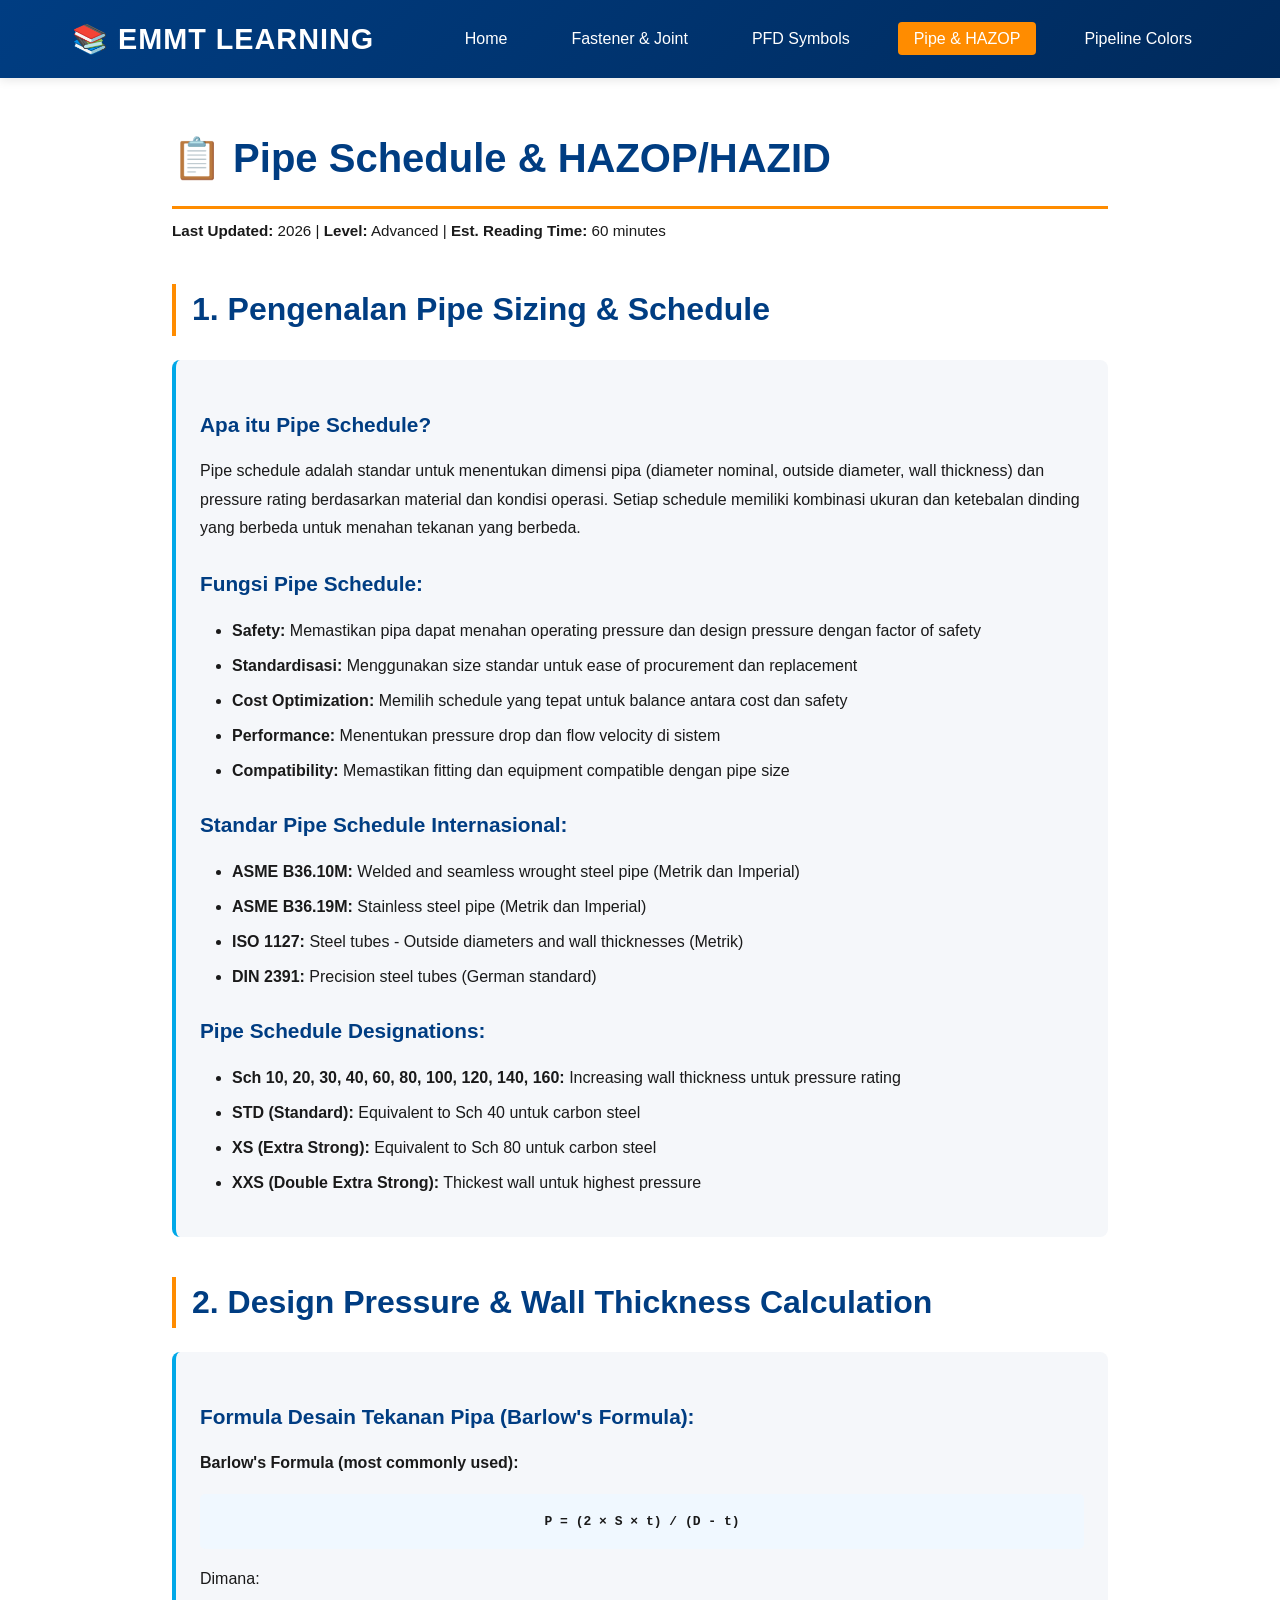
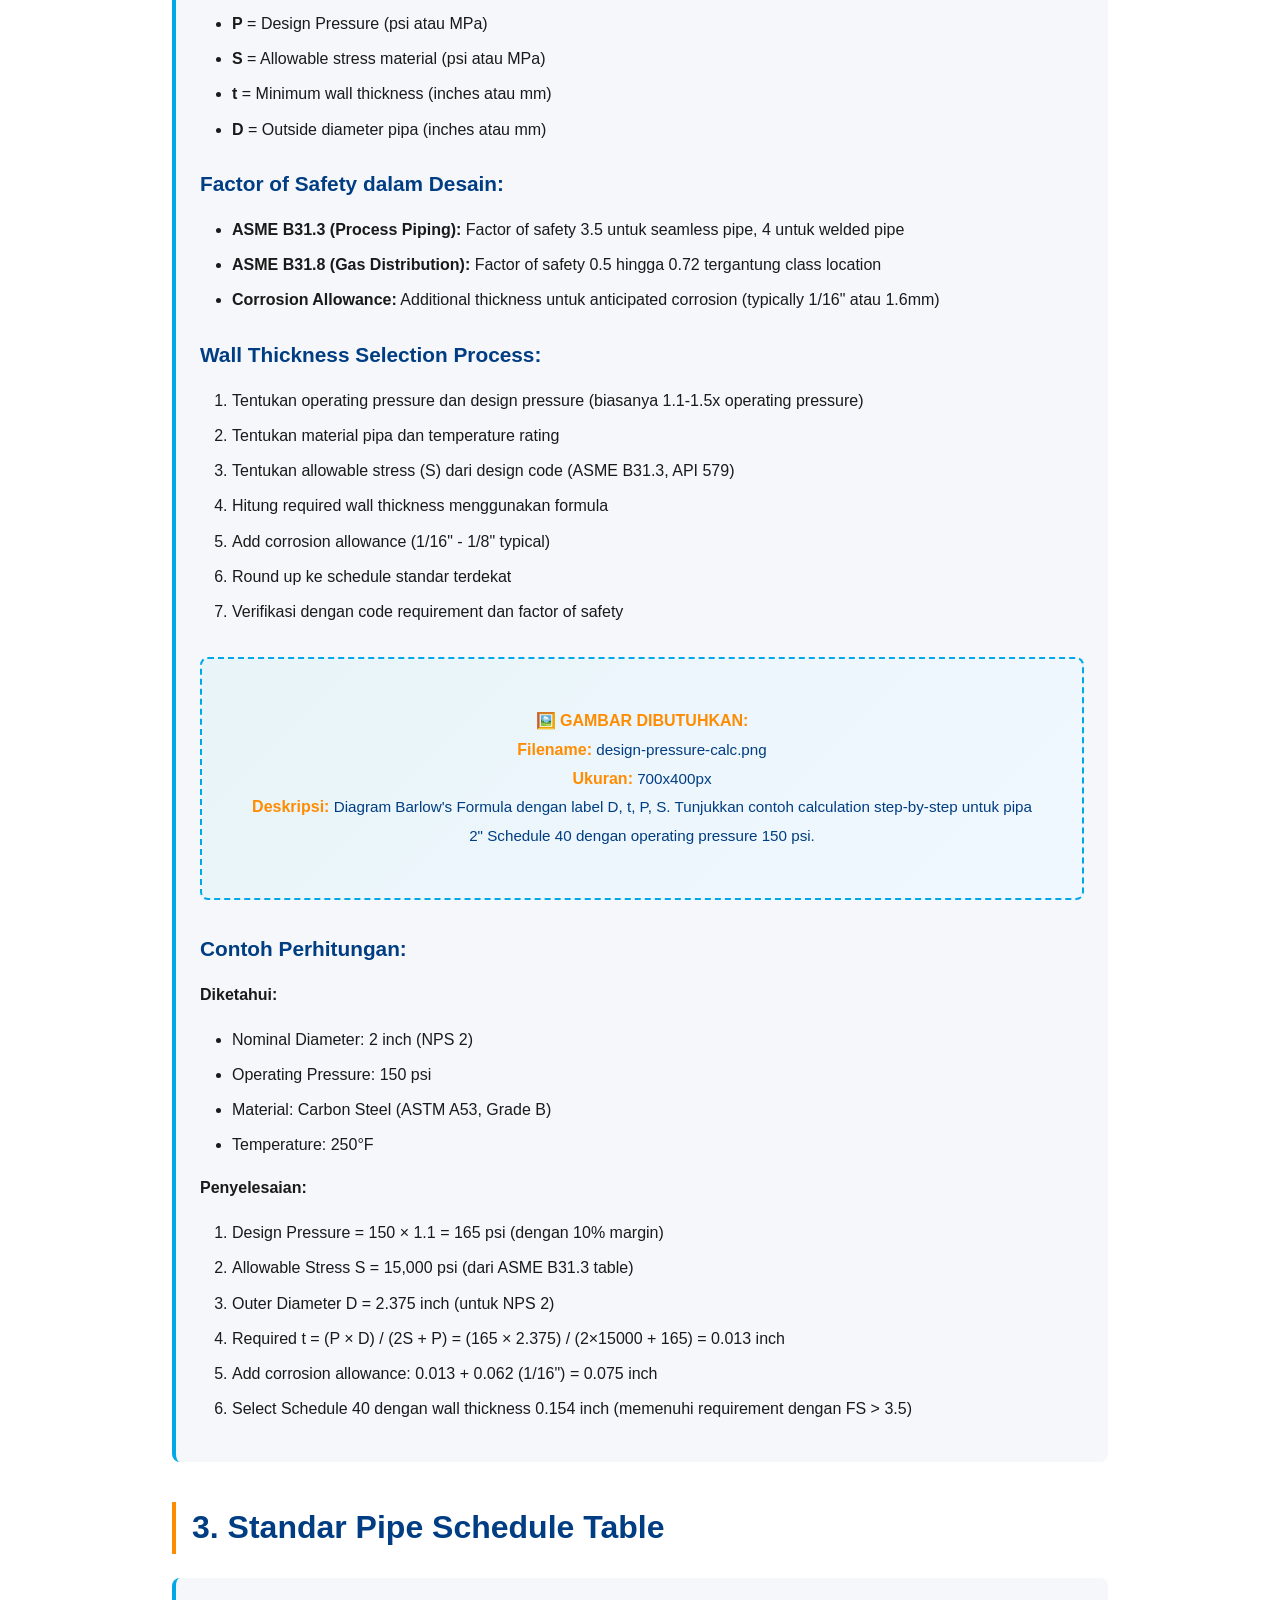
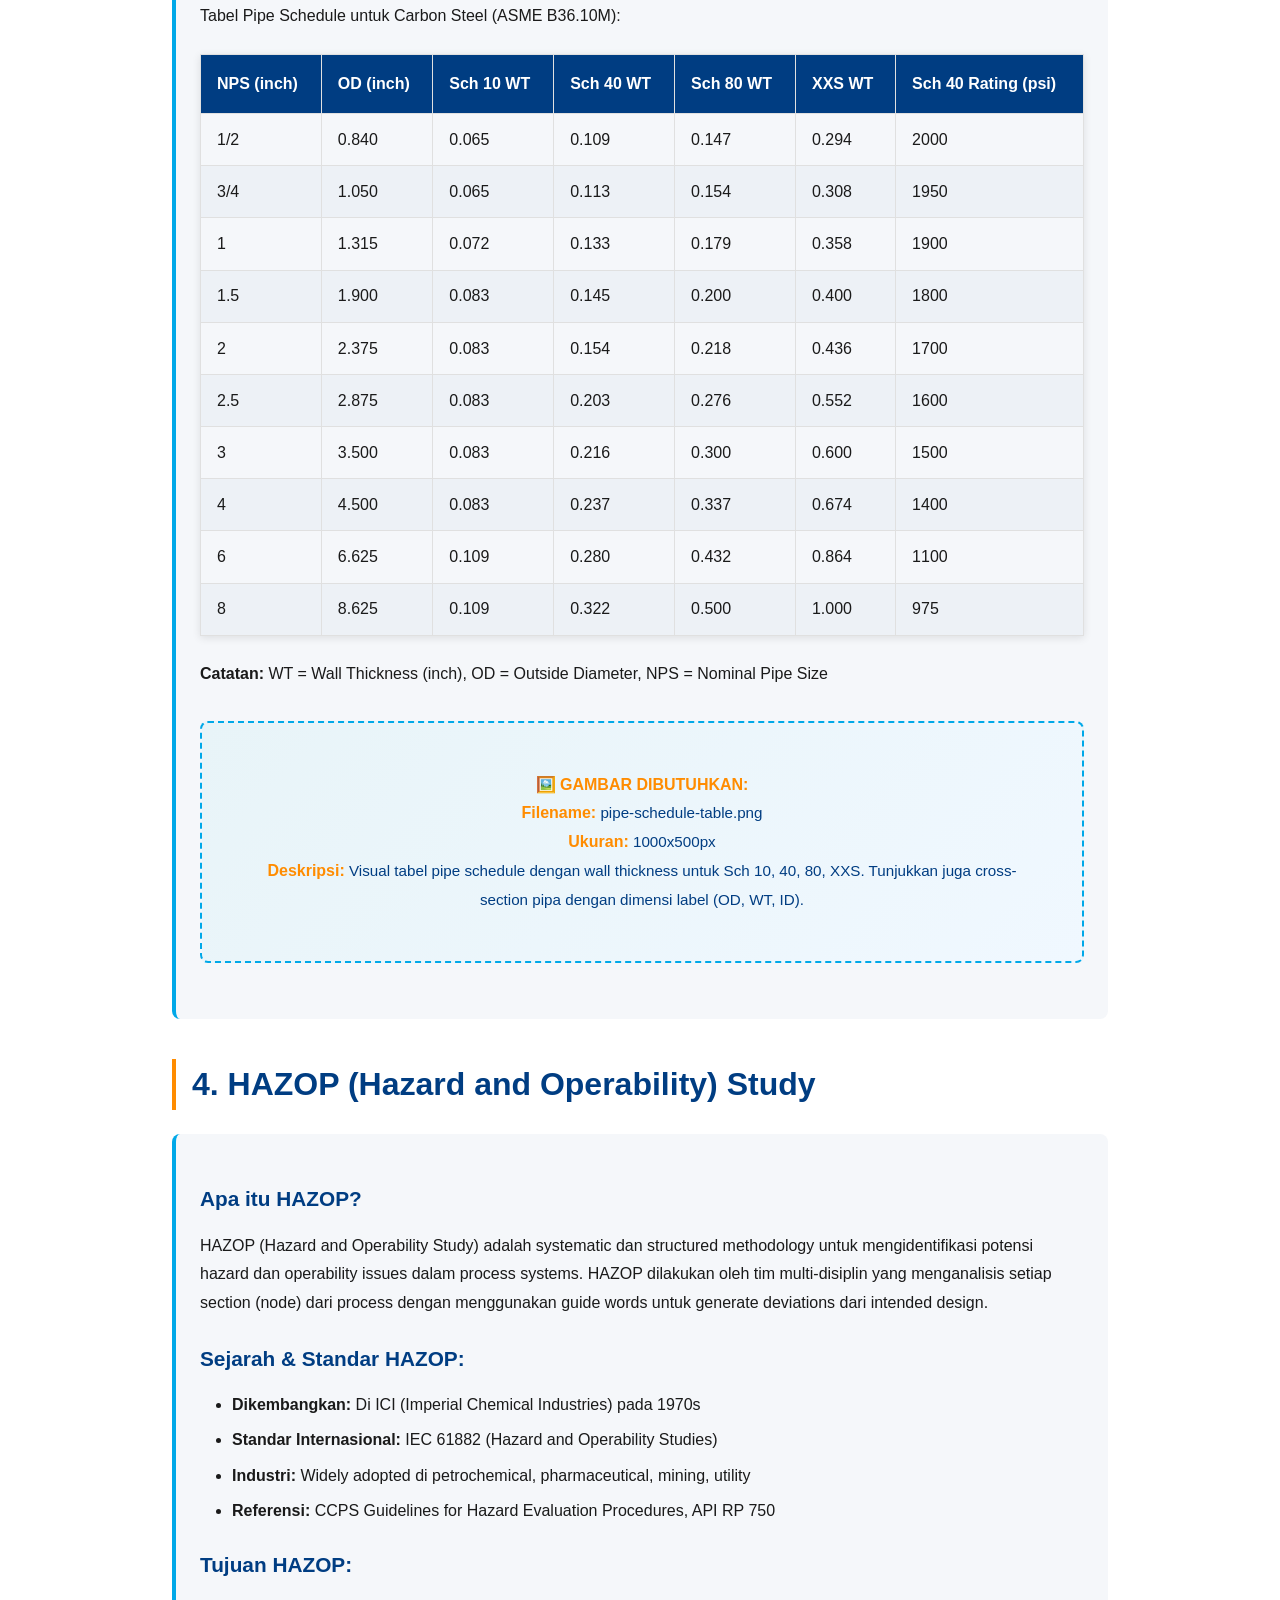
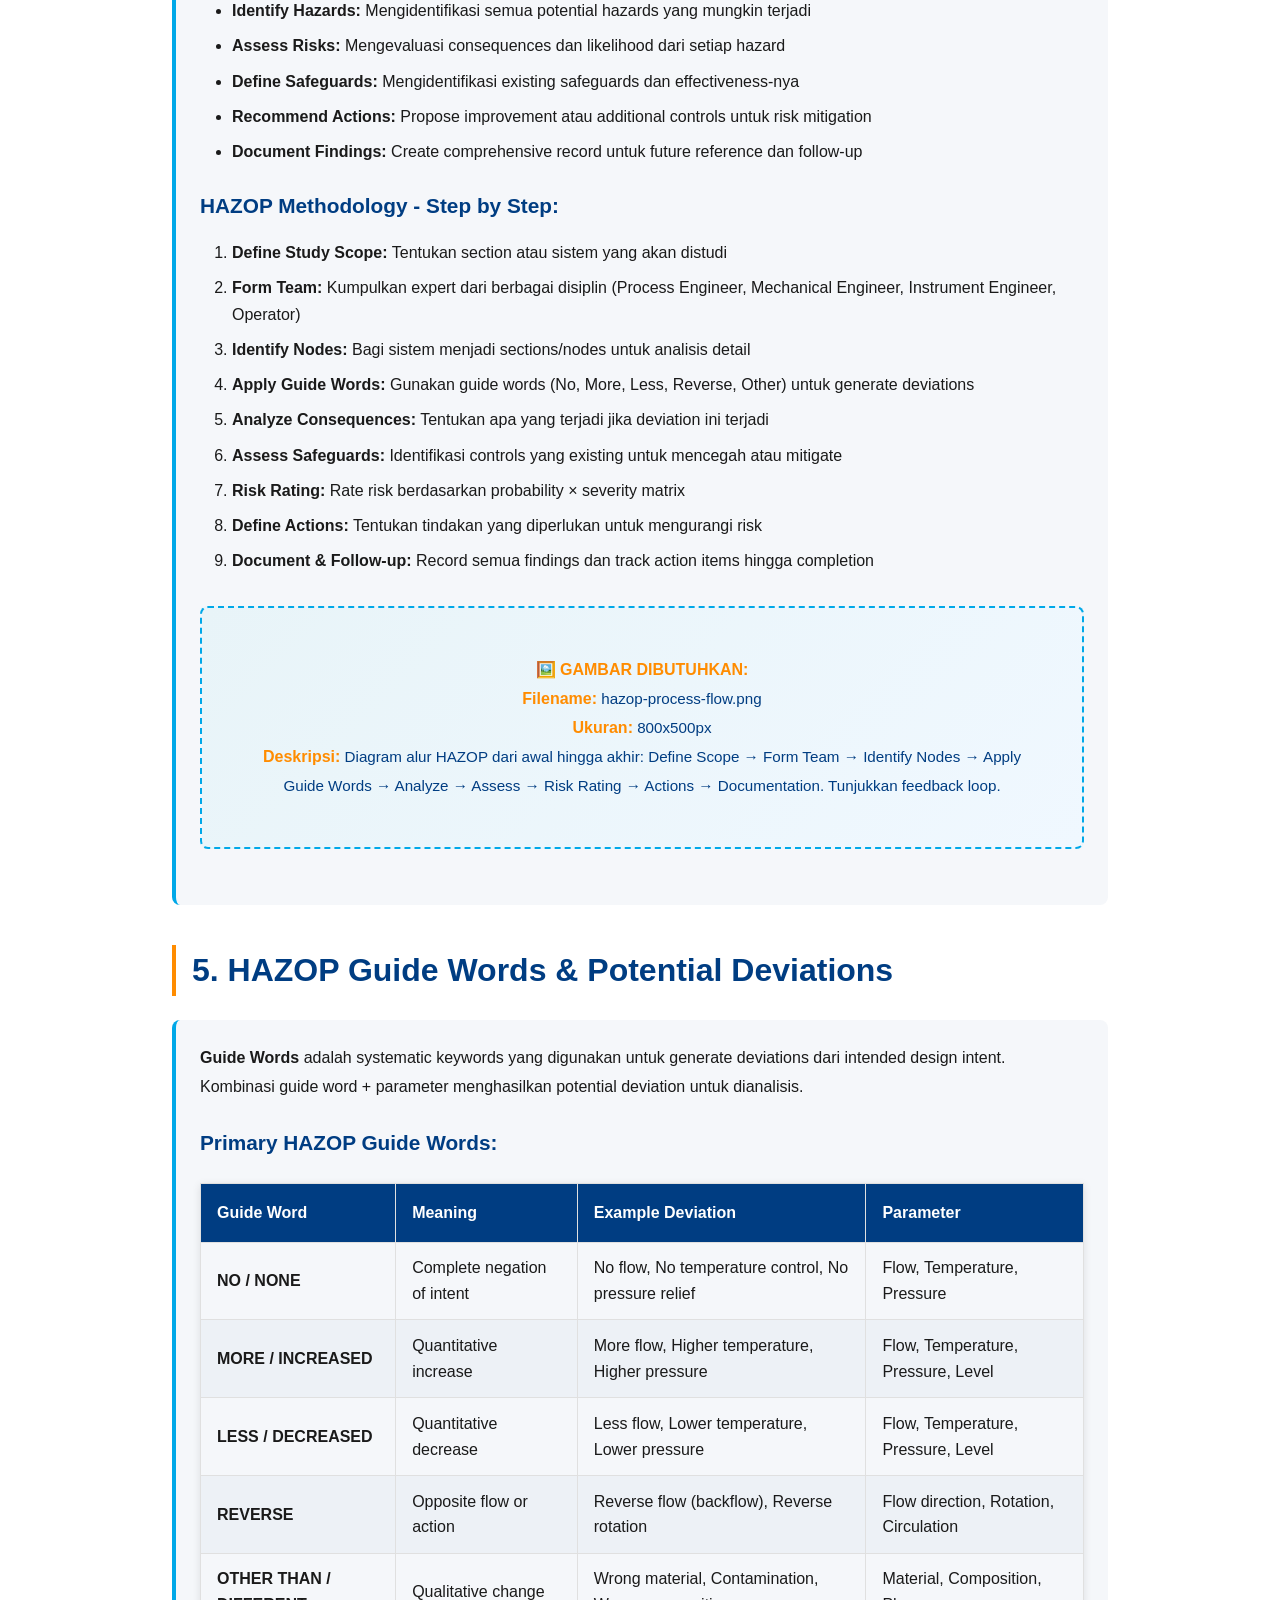
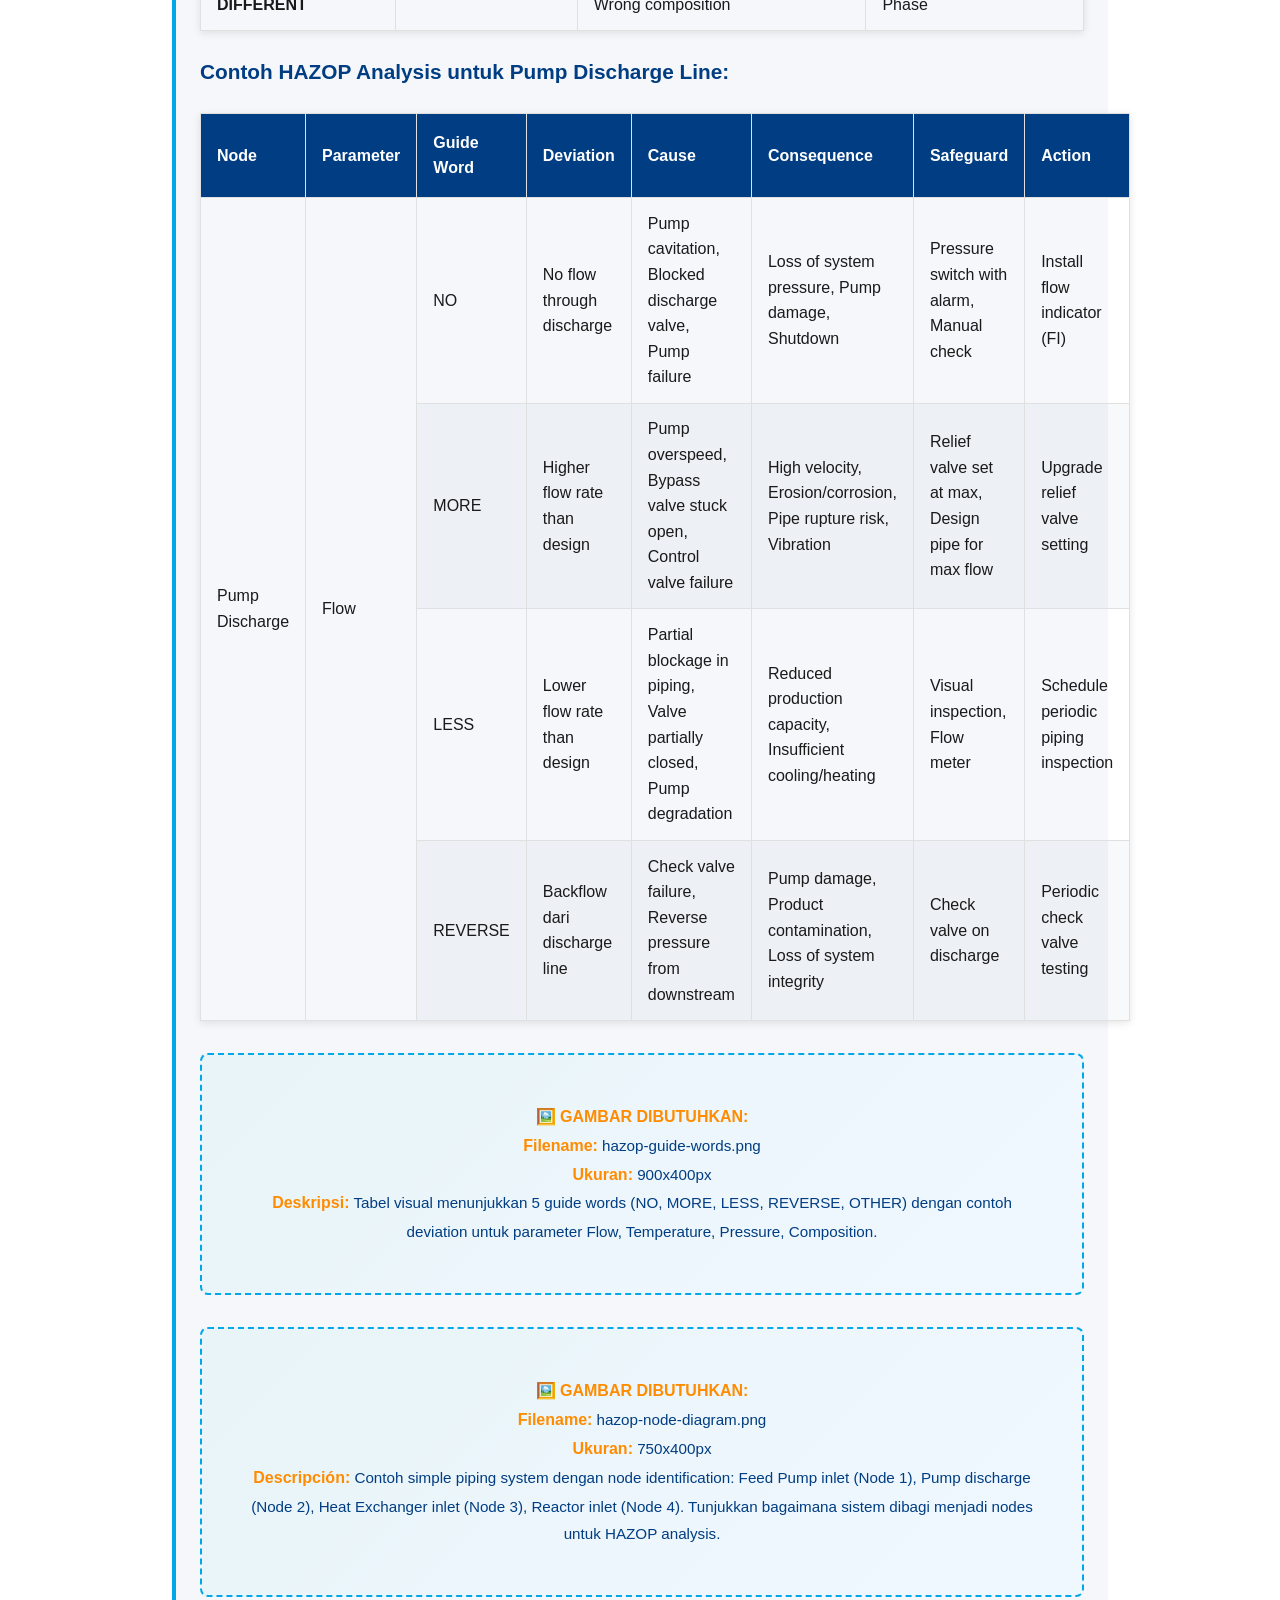
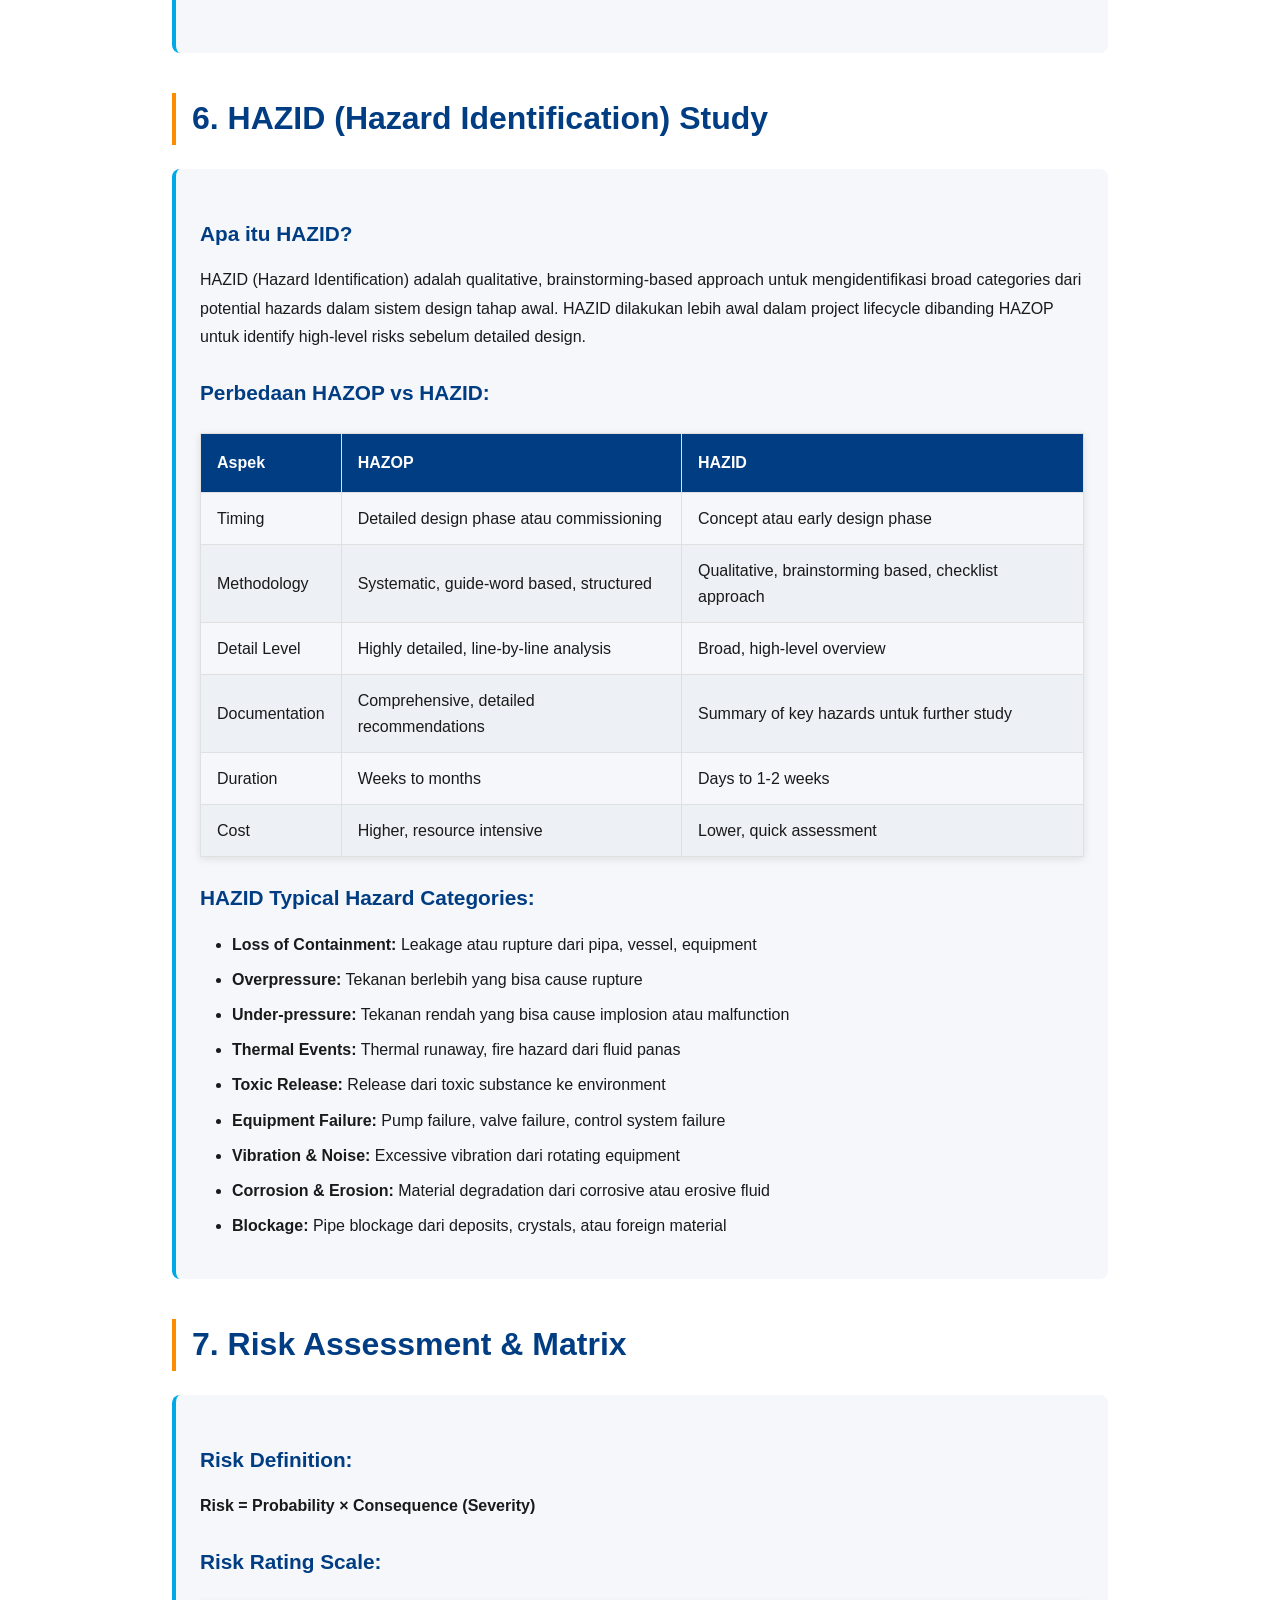
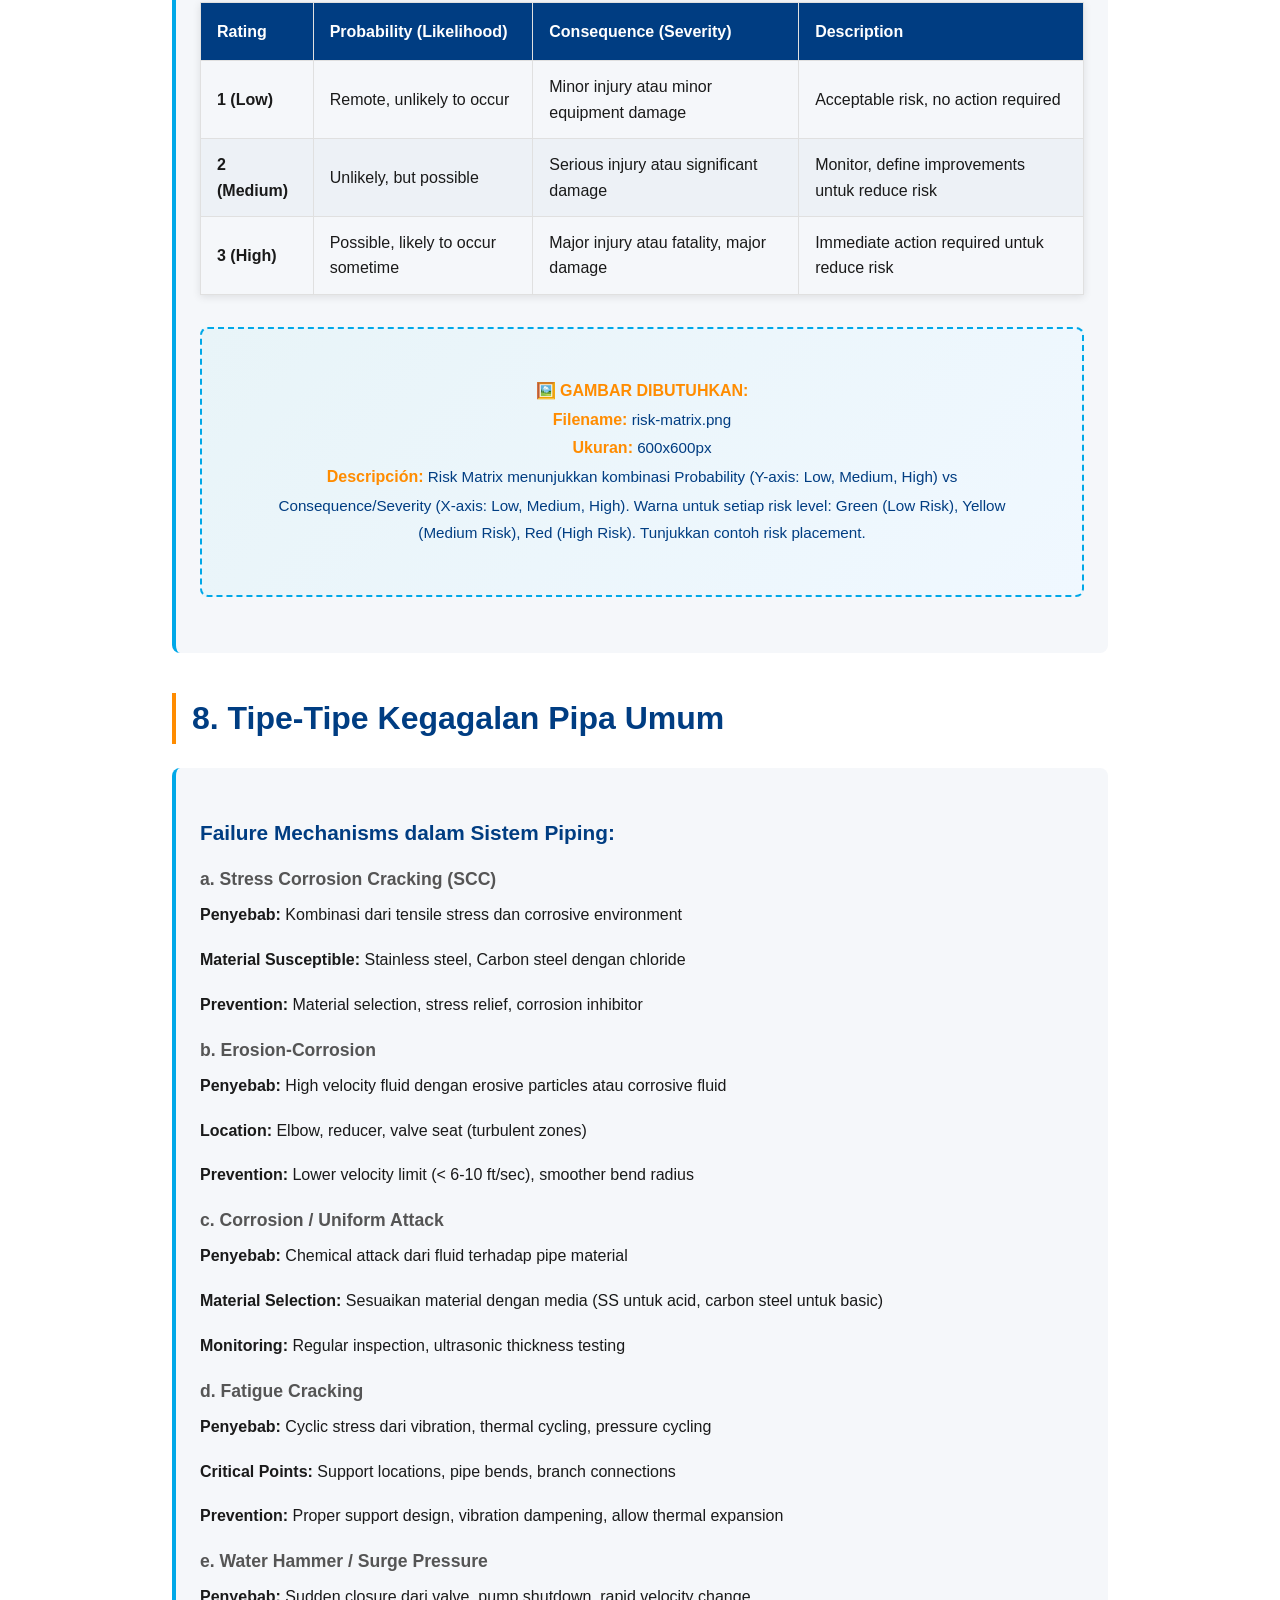
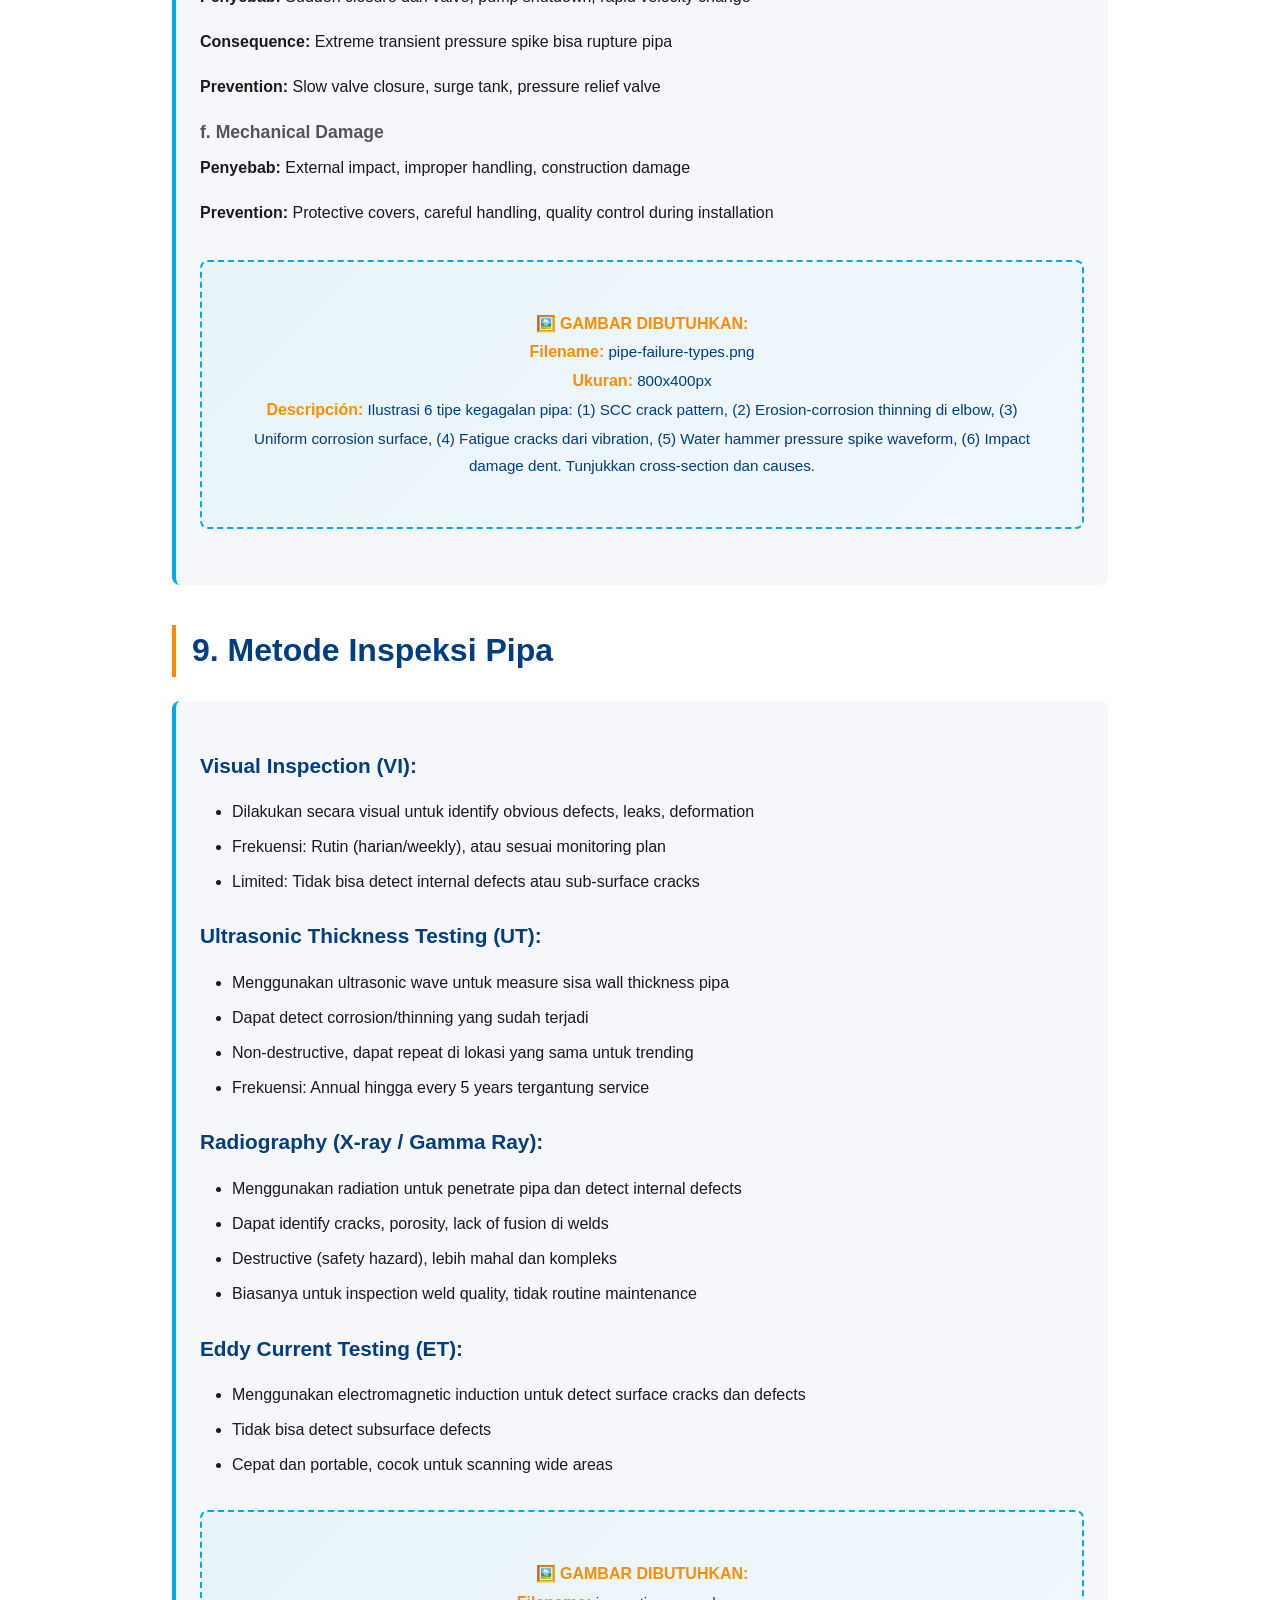
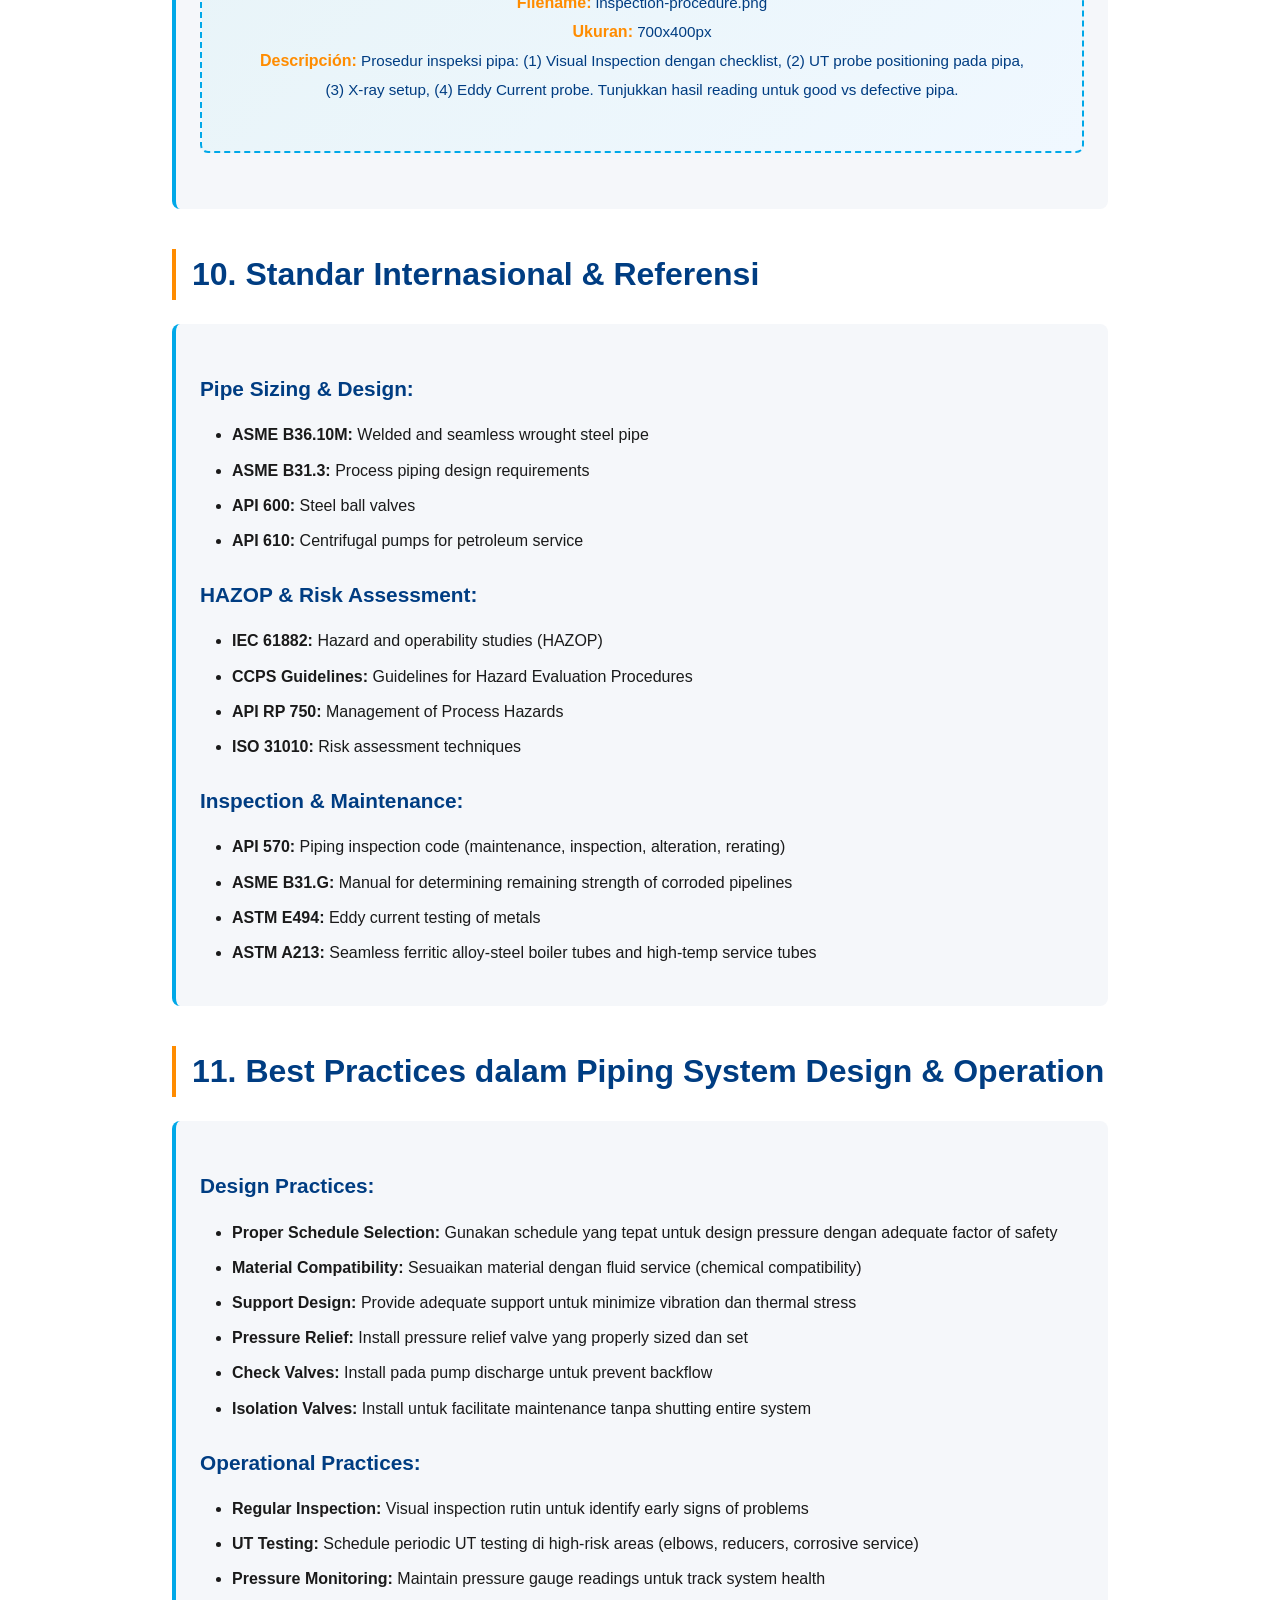
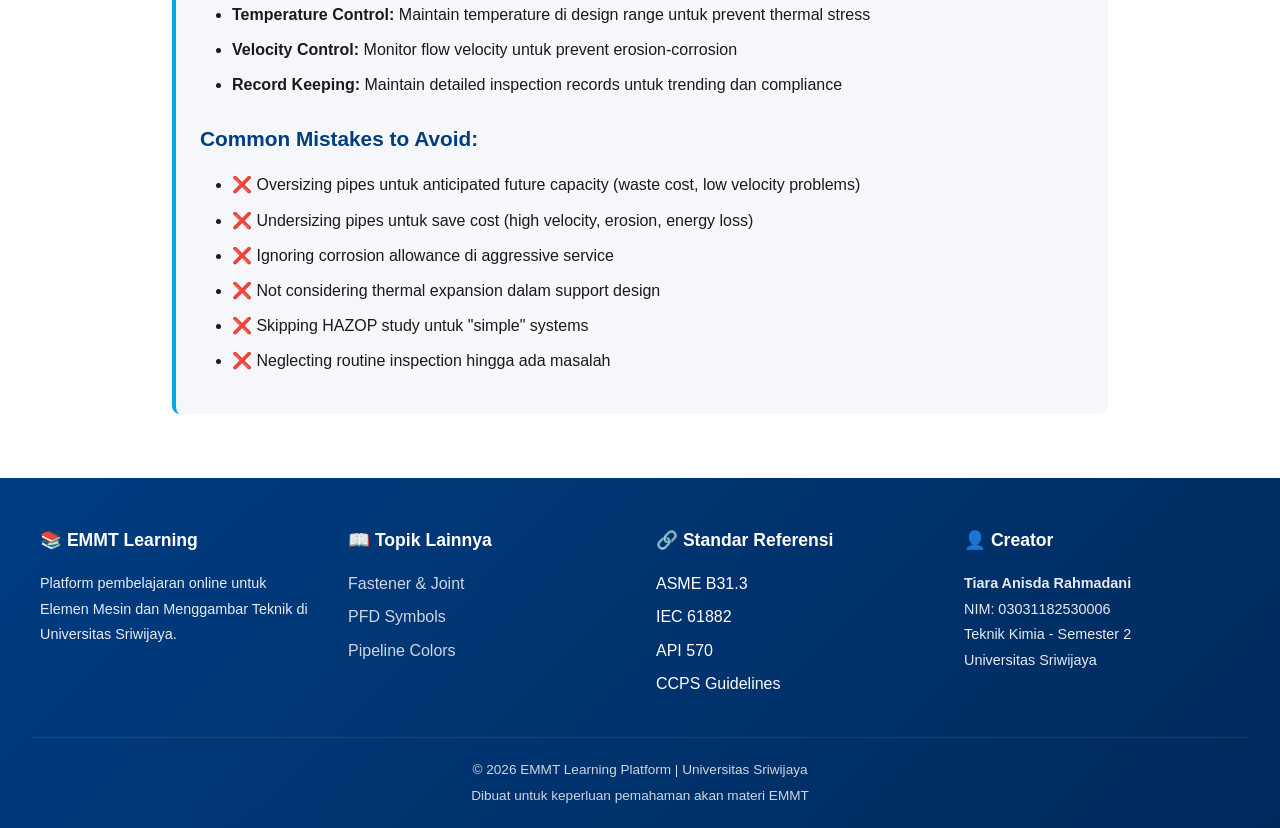
<file: pipe-schedule-hazop.html>
<!DOCTYPE html>
<html lang="id">
<head>
    <meta charset="UTF-8">
    <meta name="viewport" content="width=device-width, initial-scale=1.0">
    <title>Pipe Schedule & HAZOP/HAZID - EMMT Learning</title>
    <link rel="stylesheet" href="styles.css">
</head>
<body>
    <!-- Navigation -->
    <nav class="navbar">
        <div class="nav-container">
            <div class="nav-logo">📚 EMMT Learning</div>
            <ul class="nav-menu">
                <li><a href="index.html" class="nav-link">Home</a></li>
                <li><a href="fastener-joint.html" class="nav-link">Fastener & Joint</a></li>
                <li><a href="pfd-symbols.html" class="nav-link">PFD Symbols</a></li>
                <li><a href="pipe-schedule-hazop.html" class="nav-link active">Pipe & HAZOP</a></li>
                <li><a href="pipeline-colors.html" class="nav-link">Pipeline Colors</a></li>
            </ul>
        </div>
    </nav>

    <!-- Content -->
    <section class="content-section">
        <h1>📋 Pipe Schedule & HAZOP/HAZID</h1>
        <p><strong>Last Updated:</strong> 2026 | <strong>Level:</strong> Advanced | <strong>Est. Reading Time:</strong> 60 minutes</p>

        <!-- 1. Pengenalan Pipe Sizing -->
        <h2>1. Pengenalan Pipe Sizing & Schedule</h2>
        <div class="content-box">
            <h3>Apa itu Pipe Schedule?</h3>
            <p>Pipe schedule adalah standar untuk menentukan dimensi pipa (diameter nominal, outside diameter, wall thickness) dan pressure rating berdasarkan material dan kondisi operasi. Setiap schedule memiliki kombinasi ukuran dan ketebalan dinding yang berbeda untuk menahan tekanan yang berbeda.</p>

            <h3>Fungsi Pipe Schedule:</h3>
            <ul>
                <li><strong>Safety:</strong> Memastikan pipa dapat menahan operating pressure dan design pressure dengan factor of safety</li>
                <li><strong>Standardisasi:</strong> Menggunakan size standar untuk ease of procurement dan replacement</li>
                <li><strong>Cost Optimization:</strong> Memilih schedule yang tepat untuk balance antara cost dan safety</li>
                <li><strong>Performance:</strong> Menentukan pressure drop dan flow velocity di sistem</li>
                <li><strong>Compatibility:</strong> Memastikan fitting dan equipment compatible dengan pipe size</li>
            </ul>

            <h3>Standar Pipe Schedule Internasional:</h3>
            <ul>
                <li><strong>ASME B36.10M:</strong> Welded and seamless wrought steel pipe (Metrik dan Imperial)</li>
                <li><strong>ASME B36.19M:</strong> Stainless steel pipe (Metrik dan Imperial)</li>
                <li><strong>ISO 1127:</strong> Steel tubes - Outside diameters and wall thicknesses (Metrik)</li>
                <li><strong>DIN 2391:</strong> Precision steel tubes (German standard)</li>
            </ul>

            <h3>Pipe Schedule Designations:</h3>
            <ul>
                <li><strong>Sch 10, 20, 30, 40, 60, 80, 100, 120, 140, 160:</strong> Increasing wall thickness untuk pressure rating</li>
                <li><strong>STD (Standard):</strong> Equivalent to Sch 40 untuk carbon steel</li>
                <li><strong>XS (Extra Strong):</strong> Equivalent to Sch 80 untuk carbon steel</li>
                <li><strong>XXS (Double Extra Strong):</strong> Thickest wall untuk highest pressure</li>
            </ul>
        </div>

        <!-- 2. Design Pressure Calculation -->
        <h2>2. Design Pressure & Wall Thickness Calculation</h2>
        <div class="content-box">
            <h3>Formula Desain Tekanan Pipa (Barlow's Formula):</h3>
            <p><strong>Barlow's Formula (most commonly used):</strong></p>
            <p style="text-align: center; font-family: monospace; background: #f0f8ff; padding: 1rem; border-radius: 5px;">
                <strong>P = (2 × S × t) / (D - t)</strong>
            </p>
            <p>Dimana:</p>
            <ul>
                <li><strong>P</strong> = Design Pressure (psi atau MPa)</li>
                <li><strong>S</strong> = Allowable stress material (psi atau MPa)</li>
                <li><strong>t</strong> = Minimum wall thickness (inches atau mm)</li>
                <li><strong>D</strong> = Outside diameter pipa (inches atau mm)</li>
            </ul>

            <h3>Factor of Safety dalam Desain:</h3>
            <ul>
                <li><strong>ASME B31.3 (Process Piping):</strong> Factor of safety 3.5 untuk seamless pipe, 4 untuk welded pipe</li>
                <li><strong>ASME B31.8 (Gas Distribution):</strong> Factor of safety 0.5 hingga 0.72 tergantung class location</li>
                <li><strong>Corrosion Allowance:</strong> Additional thickness untuk anticipated corrosion (typically 1/16" atau 1.6mm)</li>
            </ul>

            <h3>Wall Thickness Selection Process:</h3>
            <ol>
                <li>Tentukan operating pressure dan design pressure (biasanya 1.1-1.5x operating pressure)</li>
                <li>Tentukan material pipa dan temperature rating</li>
                <li>Tentukan allowable stress (S) dari design code (ASME B31.3, API 579)</li>
                <li>Hitung required wall thickness menggunakan formula</li>
                <li>Add corrosion allowance (1/16" - 1/8" typical)</li>
                <li>Round up ke schedule standar terdekat</li>
                <li>Verifikasi dengan code requirement dan factor of safety</li>
            </ol>

            <div class="image-placeholder">
                <p><strong>🖼️ GAMBAR DIBUTUHKAN:</strong><br>
                <strong>Filename:</strong> design-pressure-calc.png<br>
                <strong>Ukuran:</strong> 700x400px<br>
                <strong>Deskripsi:</strong> Diagram Barlow's Formula dengan label D, t, P, S. Tunjukkan contoh calculation step-by-step untuk pipa 2" Schedule 40 dengan operating pressure 150 psi.</p>
            </div>

            <h3>Contoh Perhitungan:</h3>
            <p><strong>Diketahui:</strong></p>
            <ul>
                <li>Nominal Diameter: 2 inch (NPS 2)</li>
                <li>Operating Pressure: 150 psi</li>
                <li>Material: Carbon Steel (ASTM A53, Grade B)</li>
                <li>Temperature: 250°F</li>
            </ul>
            <p><strong>Penyelesaian:</strong></p>
            <ol>
                <li>Design Pressure = 150 × 1.1 = 165 psi (dengan 10% margin)</li>
                <li>Allowable Stress S = 15,000 psi (dari ASME B31.3 table)</li>
                <li>Outer Diameter D = 2.375 inch (untuk NPS 2)</li>
                <li>Required t = (P × D) / (2S + P) = (165 × 2.375) / (2×15000 + 165) = 0.013 inch</li>
                <li>Add corrosion allowance: 0.013 + 0.062 (1/16") = 0.075 inch</li>
                <li>Select Schedule 40 dengan wall thickness 0.154 inch (memenuhi requirement dengan FS > 3.5)</li>
            </ol>
        </div>

        <!-- 3. Pipe Schedule Table -->
        <h2>3. Standar Pipe Schedule Table</h2>
        <div class="content-box">
            <p>Tabel Pipe Schedule untuk Carbon Steel (ASME B36.10M):</p>

            <table>
                <thead>
                    <tr>
                        <th>NPS (inch)</th>
                        <th>OD (inch)</th>
                        <th>Sch 10 WT</th>
                        <th>Sch 40 WT</th>
                        <th>Sch 80 WT</th>
                        <th>XXS WT</th>
                        <th>Sch 40 Rating (psi)</th>
                    </tr>
                </thead>
                <tbody>
                    <tr>
                        <td>1/2</td>
                        <td>0.840</td>
                        <td>0.065</td>
                        <td>0.109</td>
                        <td>0.147</td>
                        <td>0.294</td>
                        <td>2000</td>
                    </tr>
                    <tr>
                        <td>3/4</td>
                        <td>1.050</td>
                        <td>0.065</td>
                        <td>0.113</td>
                        <td>0.154</td>
                        <td>0.308</td>
                        <td>1950</td>
                    </tr>
                    <tr>
                        <td>1</td>
                        <td>1.315</td>
                        <td>0.072</td>
                        <td>0.133</td>
                        <td>0.179</td>
                        <td>0.358</td>
                        <td>1900</td>
                    </tr>
                    <tr>
                        <td>1.5</td>
                        <td>1.900</td>
                        <td>0.083</td>
                        <td>0.145</td>
                        <td>0.200</td>
                        <td>0.400</td>
                        <td>1800</td>
                    </tr>
                    <tr>
                        <td>2</td>
                        <td>2.375</td>
                        <td>0.083</td>
                        <td>0.154</td>
                        <td>0.218</td>
                        <td>0.436</td>
                        <td>1700</td>
                    </tr>
                    <tr>
                        <td>2.5</td>
                        <td>2.875</td>
                        <td>0.083</td>
                        <td>0.203</td>
                        <td>0.276</td>
                        <td>0.552</td>
                        <td>1600</td>
                    </tr>
                    <tr>
                        <td>3</td>
                        <td>3.500</td>
                        <td>0.083</td>
                        <td>0.216</td>
                        <td>0.300</td>
                        <td>0.600</td>
                        <td>1500</td>
                    </tr>
                    <tr>
                        <td>4</td>
                        <td>4.500</td>
                        <td>0.083</td>
                        <td>0.237</td>
                        <td>0.337</td>
                        <td>0.674</td>
                        <td>1400</td>
                    </tr>
                    <tr>
                        <td>6</td>
                        <td>6.625</td>
                        <td>0.109</td>
                        <td>0.280</td>
                        <td>0.432</td>
                        <td>0.864</td>
                        <td>1100</td>
                    </tr>
                    <tr>
                        <td>8</td>
                        <td>8.625</td>
                        <td>0.109</td>
                        <td>0.322</td>
                        <td>0.500</td>
                        <td>1.000</td>
                        <td>975</td>
                    </tr>
                </tbody>
            </table>

            <p><strong>Catatan:</strong> WT = Wall Thickness (inch), OD = Outside Diameter, NPS = Nominal Pipe Size</p>

            <div class="image-placeholder">
                <p><strong>🖼️ GAMBAR DIBUTUHKAN:</strong><br>
                <strong>Filename:</strong> pipe-schedule-table.png<br>
                <strong>Ukuran:</strong> 1000x500px<br>
                <strong>Deskripsi:</strong> Visual tabel pipe schedule dengan wall thickness untuk Sch 10, 40, 80, XXS. Tunjukkan juga cross-section pipa dengan dimensi label (OD, WT, ID).</p>
            </div>
        </div>

        <!-- 4. HAZOP Introduction -->
        <h2>4. HAZOP (Hazard and Operability) Study</h2>
        <div class="content-box">
            <h3>Apa itu HAZOP?</h3>
            <p>HAZOP (Hazard and Operability Study) adalah systematic dan structured methodology untuk mengidentifikasi potensi hazard dan operability issues dalam process systems. HAZOP dilakukan oleh tim multi-disiplin yang menganalisis setiap section (node) dari process dengan menggunakan guide words untuk generate deviations dari intended design.</p>

            <h3>Sejarah & Standar HAZOP:</h3>
            <ul>
                <li><strong>Dikembangkan:</strong> Di ICI (Imperial Chemical Industries) pada 1970s</li>
                <li><strong>Standar Internasional:</strong> IEC 61882 (Hazard and Operability Studies)</li>
                <li><strong>Industri:</strong> Widely adopted di petrochemical, pharmaceutical, mining, utility</li>
                <li><strong>Referensi:</strong> CCPS Guidelines for Hazard Evaluation Procedures, API RP 750</li>
            </ul>

            <h3>Tujuan HAZOP:</h3>
            <ul>
                <li><strong>Identify Hazards:</strong> Mengidentifikasi semua potential hazards yang mungkin terjadi</li>
                <li><strong>Assess Risks:</strong> Mengevaluasi consequences dan likelihood dari setiap hazard</li>
                <li><strong>Define Safeguards:</strong> Mengidentifikasi existing safeguards dan effectiveness-nya</li>
                <li><strong>Recommend Actions:</strong> Propose improvement atau additional controls untuk risk mitigation</li>
                <li><strong>Document Findings:</strong> Create comprehensive record untuk future reference dan follow-up</li>
            </ul>

            <h3>HAZOP Methodology - Step by Step:</h3>
            <ol>
                <li><strong>Define Study Scope:</strong> Tentukan section atau sistem yang akan distudi</li>
                <li><strong>Form Team:</strong> Kumpulkan expert dari berbagai disiplin (Process Engineer, Mechanical Engineer, Instrument Engineer, Operator)</li>
                <li><strong>Identify Nodes:</strong> Bagi sistem menjadi sections/nodes untuk analisis detail</li>
                <li><strong>Apply Guide Words:</strong> Gunakan guide words (No, More, Less, Reverse, Other) untuk generate deviations</li>
                <li><strong>Analyze Consequences:</strong> Tentukan apa yang terjadi jika deviation ini terjadi</li>
                <li><strong>Assess Safeguards:</strong> Identifikasi controls yang existing untuk mencegah atau mitigate</li>
                <li><strong>Risk Rating:</strong> Rate risk berdasarkan probability × severity matrix</li>
                <li><strong>Define Actions:</strong> Tentukan tindakan yang diperlukan untuk mengurangi risk</li>
                <li><strong>Document & Follow-up:</strong> Record semua findings dan track action items hingga completion</li>
            </ol>

            <div class="image-placeholder">
                <p><strong>🖼️ GAMBAR DIBUTUHKAN:</strong><br>
                <strong>Filename:</strong> hazop-process-flow.png<br>
                <strong>Ukuran:</strong> 800x500px<br>
                <strong>Deskripsi:</strong> Diagram alur HAZOP dari awal hingga akhir: Define Scope → Form Team → Identify Nodes → Apply Guide Words → Analyze → Assess → Risk Rating → Actions → Documentation. Tunjukkan feedback loop.</p>
            </div>
        </div>

        <!-- 5. HAZOP Guide Words & Deviations -->
        <h2>5. HAZOP Guide Words & Potential Deviations</h2>
        <div class="content-box">
            <p><strong>Guide Words</strong> adalah systematic keywords yang digunakan untuk generate deviations dari intended design intent. Kombinasi guide word + parameter menghasilkan potential deviation untuk dianalisis.</p>

            <h3>Primary HAZOP Guide Words:</h3>
            <table>
                <thead>
                    <tr>
                        <th>Guide Word</th>
                        <th>Meaning</th>
                        <th>Example Deviation</th>
                        <th>Parameter</th>
                    </tr>
                </thead>
                <tbody>
                    <tr>
                        <td><strong>NO / NONE</strong></td>
                        <td>Complete negation of intent</td>
                        <td>No flow, No temperature control, No pressure relief</td>
                        <td>Flow, Temperature, Pressure</td>
                    </tr>
                    <tr>
                        <td><strong>MORE / INCREASED</strong></td>
                        <td>Quantitative increase</td>
                        <td>More flow, Higher temperature, Higher pressure</td>
                        <td>Flow, Temperature, Pressure, Level</td>
                    </tr>
                    <tr>
                        <td><strong>LESS / DECREASED</strong></td>
                        <td>Quantitative decrease</td>
                        <td>Less flow, Lower temperature, Lower pressure</td>
                        <td>Flow, Temperature, Pressure, Level</td>
                    </tr>
                    <tr>
                        <td><strong>REVERSE</strong></td>
                        <td>Opposite flow or action</td>
                        <td>Reverse flow (backflow), Reverse rotation</td>
                        <td>Flow direction, Rotation, Circulation</td>
                    </tr>
                    <tr>
                        <td><strong>OTHER THAN / DIFFERENT</strong></td>
                        <td>Qualitative change</td>
                        <td>Wrong material, Contamination, Wrong composition</td>
                        <td>Material, Composition, Phase</td>
                    </tr>
                </tbody>
            </table>

            <h3>Contoh HAZOP Analysis untuk Pump Discharge Line:</h3>

            <table>
                <thead>
                    <tr>
                        <th>Node</th>
                        <th>Parameter</th>
                        <th>Guide Word</th>
                        <th>Deviation</th>
                        <th>Cause</th>
                        <th>Consequence</th>
                        <th>Safeguard</th>
                        <th>Action</th>
                    </tr>
                </thead>
                <tbody>
                    <tr>
                        <td rowspan="4">Pump Discharge</td>
                        <td rowspan="4">Flow</td>
                        <td>NO</td>
                        <td>No flow through discharge</td>
                        <td>Pump cavitation, Blocked discharge valve, Pump failure</td>
                        <td>Loss of system pressure, Pump damage, Shutdown</td>
                        <td>Pressure switch with alarm, Manual check</td>
                        <td>Install flow indicator (FI)</td>
                    </tr>
                    <tr>
                        <td>MORE</td>
                        <td>Higher flow rate than design</td>
                        <td>Pump overspeed, Bypass valve stuck open, Control valve failure</td>
                        <td>High velocity, Erosion/corrosion, Pipe rupture risk, Vibration</td>
                        <td>Relief valve set at max, Design pipe for max flow</td>
                        <td>Upgrade relief valve setting</td>
                    </tr>
                    <tr>
                        <td>LESS</td>
                        <td>Lower flow rate than design</td>
                        <td>Partial blockage in piping, Valve partially closed, Pump degradation</td>
                        <td>Reduced production capacity, Insufficient cooling/heating</td>
                        <td>Visual inspection, Flow meter</td>
                        <td>Schedule periodic piping inspection</td>
                    </tr>
                    <tr>
                        <td>REVERSE</td>
                        <td>Backflow dari discharge line</td>
                        <td>Check valve failure, Reverse pressure from downstream</td>
                        <td>Pump damage, Product contamination, Loss of system integrity</td>
                        <td>Check valve on discharge</td>
                        <td>Periodic check valve testing</td>
                    </tr>
                </tbody>
            </table>

            <div class="image-placeholder">
                <p><strong>🖼️ GAMBAR DIBUTUHKAN:</strong><br>
                <strong>Filename:</strong> hazop-guide-words.png<br>
                <strong>Ukuran:</strong> 900x400px<br>
                <strong>Deskripsi:</strong> Tabel visual menunjukkan 5 guide words (NO, MORE, LESS, REVERSE, OTHER) dengan contoh deviation untuk parameter Flow, Temperature, Pressure, Composition.</p>
            </div>

            <div class="image-placeholder">
                <p><strong>🖼️ GAMBAR DIBUTUHKAN:</strong><br>
                <strong>Filename:</strong> hazop-node-diagram.png<br>
                <strong>Ukuran:</strong> 750x400px<br>
                <strong>Descripción:</strong> Contoh simple piping system dengan node identification: Feed Pump inlet (Node 1), Pump discharge (Node 2), Heat Exchanger inlet (Node 3), Reactor inlet (Node 4). Tunjukkan bagaimana sistem dibagi menjadi nodes untuk HAZOP analysis.</p>
            </div>
        </div>

        <!-- 6. HAZID Introduction -->
        <h2>6. HAZID (Hazard Identification) Study</h2>
        <div class="content-box">
            <h3>Apa itu HAZID?</h3>
            <p>HAZID (Hazard Identification) adalah qualitative, brainstorming-based approach untuk mengidentifikasi broad categories dari potential hazards dalam sistem design tahap awal. HAZID dilakukan lebih awal dalam project lifecycle dibanding HAZOP untuk identify high-level risks sebelum detailed design.</p>

            <h3>Perbedaan HAZOP vs HAZID:</h3>
            <table>
                <thead>
                    <tr>
                        <th>Aspek</th>
                        <th>HAZOP</th>
                        <th>HAZID</th>
                    </tr>
                </thead>
                <tbody>
                    <tr>
                        <td>Timing</td>
                        <td>Detailed design phase atau commissioning</td>
                        <td>Concept atau early design phase</td>
                    </tr>
                    <tr>
                        <td>Methodology</td>
                        <td>Systematic, guide-word based, structured</td>
                        <td>Qualitative, brainstorming based, checklist approach</td>
                    </tr>
                    <tr>
                        <td>Detail Level</td>
                        <td>Highly detailed, line-by-line analysis</td>
                        <td>Broad, high-level overview</td>
                    </tr>
                    <tr>
                        <td>Documentation</td>
                        <td>Comprehensive, detailed recommendations</td>
                        <td>Summary of key hazards untuk further study</td>
                    </tr>
                    <tr>
                        <td>Duration</td>
                        <td>Weeks to months</td>
                        <td>Days to 1-2 weeks</td>
                    </tr>
                    <tr>
                        <td>Cost</td>
                        <td>Higher, resource intensive</td>
                        <td>Lower, quick assessment</td>
                    </tr>
                </tbody>
            </table>

            <h3>HAZID Typical Hazard Categories:</h3>
            <ul>
                <li><strong>Loss of Containment:</strong> Leakage atau rupture dari pipa, vessel, equipment</li>
                <li><strong>Overpressure:</strong> Tekanan berlebih yang bisa cause rupture</li>
                <li><strong>Under-pressure:</strong> Tekanan rendah yang bisa cause implosion atau malfunction</li>
                <li><strong>Thermal Events:</strong> Thermal runaway, fire hazard dari fluid panas</li>
                <li><strong>Toxic Release:</strong> Release dari toxic substance ke environment</li>
                <li><strong>Equipment Failure:</strong> Pump failure, valve failure, control system failure</li>
                <li><strong>Vibration & Noise:</strong> Excessive vibration dari rotating equipment</li>
                <li><strong>Corrosion & Erosion:</strong> Material degradation dari corrosive atau erosive fluid</li>
                <li><strong>Blockage:</strong> Pipe blockage dari deposits, crystals, atau foreign material</li>
            </ul>
        </div>

        <!-- 7. Risk Assessment Matrix -->
        <h2>7. Risk Assessment & Matrix</h2>
        <div class="content-box">
            <h3>Risk Definition:</h3>
            <p><strong>Risk = Probability × Consequence (Severity)</strong></p>

            <h3>Risk Rating Scale:</h3>
            <table>
                <thead>
                    <tr>
                        <th>Rating</th>
                        <th>Probability (Likelihood)</th>
                        <th>Consequence (Severity)</th>
                        <th>Description</th>
                    </tr>
                </thead>
                <tbody>
                    <tr>
                        <td><strong>1 (Low)</strong></td>
                        <td>Remote, unlikely to occur</td>
                        <td>Minor injury atau minor equipment damage</td>
                        <td>Acceptable risk, no action required</td>
                    </tr>
                    <tr>
                        <td><strong>2 (Medium)</strong></td>
                        <td>Unlikely, but possible</td>
                        <td>Serious injury atau significant damage</td>
                        <td>Monitor, define improvements untuk reduce risk</td>
                    </tr>
                    <tr>
                        <td><strong>3 (High)</strong></td>
                        <td>Possible, likely to occur sometime</td>
                        <td>Major injury atau fatality, major damage</td>
                        <td>Immediate action required untuk reduce risk</td>
                    </tr>
                </tbody>
            </table>

            <div class="image-placeholder">
                <p><strong>🖼️ GAMBAR DIBUTUHKAN:</strong><br>
                <strong>Filename:</strong> risk-matrix.png<br>
                <strong>Ukuran:</strong> 600x600px<br>
                <strong>Descripción:</strong> Risk Matrix menunjukkan kombinasi Probability (Y-axis: Low, Medium, High) vs Consequence/Severity (X-axis: Low, Medium, High). Warna untuk setiap risk level: Green (Low Risk), Yellow (Medium Risk), Red (High Risk). Tunjukkan contoh risk placement.</p>
            </div>
        </div>

        <!-- 8. Common Pipe Failures -->
        <h2>8. Tipe-Tipe Kegagalan Pipa Umum</h2>
        <div class="content-box">
            <h3>Failure Mechanisms dalam Sistem Piping:</h3>

            <h4>a. Stress Corrosion Cracking (SCC)</h4>
            <p><strong>Penyebab:</strong> Kombinasi dari tensile stress dan corrosive environment</p>
            <p><strong>Material Susceptible:</strong> Stainless steel, Carbon steel dengan chloride</p>
            <p><strong>Prevention:</strong> Material selection, stress relief, corrosion inhibitor</p>

            <h4>b. Erosion-Corrosion</h4>
            <p><strong>Penyebab:</strong> High velocity fluid dengan erosive particles atau corrosive fluid</p>
            <p><strong>Location:</strong> Elbow, reducer, valve seat (turbulent zones)</p>
            <p><strong>Prevention:</strong> Lower velocity limit (< 6-10 ft/sec), smoother bend radius</p>

            <h4>c. Corrosion / Uniform Attack</h4>
            <p><strong>Penyebab:</strong> Chemical attack dari fluid terhadap pipe material</p>
            <p><strong>Material Selection:</strong> Sesuaikan material dengan media (SS untuk acid, carbon steel untuk basic)</p>
            <p><strong>Monitoring:</strong> Regular inspection, ultrasonic thickness testing</p>

            <h4>d. Fatigue Cracking</h4>
            <p><strong>Penyebab:</strong> Cyclic stress dari vibration, thermal cycling, pressure cycling</p>
            <p><strong>Critical Points:</strong> Support locations, pipe bends, branch connections</p>
            <p><strong>Prevention:</strong> Proper support design, vibration dampening, allow thermal expansion</p>

            <h4>e. Water Hammer / Surge Pressure</h4>
            <p><strong>Penyebab:</strong> Sudden closure dari valve, pump shutdown, rapid velocity change</p>
            <p><strong>Consequence:</strong> Extreme transient pressure spike bisa rupture pipa</p>
            <p><strong>Prevention:</strong> Slow valve closure, surge tank, pressure relief valve</p>

            <h4>f. Mechanical Damage</h4>
            <p><strong>Penyebab:</strong> External impact, improper handling, construction damage</p>
            <p><strong>Prevention:</strong> Protective covers, careful handling, quality control during installation</p>

            <div class="image-placeholder">
                <p><strong>🖼️ GAMBAR DIBUTUHKAN:</strong><br>
                <strong>Filename:</strong> pipe-failure-types.png<br>
                <strong>Ukuran:</strong> 800x400px<br>
                <strong>Descripción:</strong> Ilustrasi 6 tipe kegagalan pipa: (1) SCC crack pattern, (2) Erosion-corrosion thinning di elbow, (3) Uniform corrosion surface, (4) Fatigue cracks dari vibration, (5) Water hammer pressure spike waveform, (6) Impact damage dent. Tunjukkan cross-section dan causes.</p>
            </div>
        </div>

        <!-- 9. Pipe Inspection Methods -->
        <h2>9. Metode Inspeksi Pipa</h2>
        <div class="content-box">
            <h3>Visual Inspection (VI):</h3>
            <ul>
                <li>Dilakukan secara visual untuk identify obvious defects, leaks, deformation</li>
                <li>Frekuensi: Rutin (harian/weekly), atau sesuai monitoring plan</li>
                <li>Limited: Tidak bisa detect internal defects atau sub-surface cracks</li>
            </ul>

            <h3>Ultrasonic Thickness Testing (UT):</h3>
            <ul>
                <li>Menggunakan ultrasonic wave untuk measure sisa wall thickness pipa</li>
                <li>Dapat detect corrosion/thinning yang sudah terjadi</li>
                <li>Non-destructive, dapat repeat di lokasi yang sama untuk trending</li>
                <li>Frekuensi: Annual hingga every 5 years tergantung service</li>
            </ul>

            <h3>Radiography (X-ray / Gamma Ray):</h3>
            <ul>
                <li>Menggunakan radiation untuk penetrate pipa dan detect internal defects</li>
                <li>Dapat identify cracks, porosity, lack of fusion di welds</li>
                <li>Destructive (safety hazard), lebih mahal dan kompleks</li>
                <li>Biasanya untuk inspection weld quality, tidak routine maintenance</li>
            </ul>

            <h3>Eddy Current Testing (ET):</h3>
            <ul>
                <li>Menggunakan electromagnetic induction untuk detect surface cracks dan defects</li>
                <li>Tidak bisa detect subsurface defects</li>
                <li>Cepat dan portable, cocok untuk scanning wide areas</li>
            </ul>

            <div class="image-placeholder">
                <p><strong>🖼️ GAMBAR DIBUTUHKAN:</strong><br>
                <strong>Filename:</strong> inspection-procedure.png<br>
                <strong>Ukuran:</strong> 700x400px<br>
                <strong>Descripción:</strong> Prosedur inspeksi pipa: (1) Visual Inspection dengan checklist, (2) UT probe positioning pada pipa, (3) X-ray setup, (4) Eddy Current probe. Tunjukkan hasil reading untuk good vs defective pipa.</p>
            </div>
        </div>

        <!-- 10. Standar Referensi -->
        <h2>10. Standar Internasional & Referensi</h2>
        <div class="content-box">
            <h3>Pipe Sizing & Design:</h3>
            <ul>
                <li><strong>ASME B36.10M:</strong> Welded and seamless wrought steel pipe</li>
                <li><strong>ASME B31.3:</strong> Process piping design requirements</li>
                <li><strong>API 600:</strong> Steel ball valves</li>
                <li><strong>API 610:</strong> Centrifugal pumps for petroleum service</li>
            </ul>

            <h3>HAZOP & Risk Assessment:</h3>
            <ul>
                <li><strong>IEC 61882:</strong> Hazard and operability studies (HAZOP)</li>
                <li><strong>CCPS Guidelines:</strong> Guidelines for Hazard Evaluation Procedures</li>
                <li><strong>API RP 750:</strong> Management of Process Hazards</li>
                <li><strong>ISO 31010:</strong> Risk assessment techniques</li>
            </ul>

            <h3>Inspection & Maintenance:</h3>
            <ul>
                <li><strong>API 570:</strong> Piping inspection code (maintenance, inspection, alteration, rerating)</li>
                <li><strong>ASME B31.G:</strong> Manual for determining remaining strength of corroded pipelines</li>
                <li><strong>ASTM E494:</strong> Eddy current testing of metals</li>
                <li><strong>ASTM A213:</strong> Seamless ferritic alloy-steel boiler tubes and high-temp service tubes</li>
            </ul>
        </div>

        <!-- 11. Best Practices -->
        <h2>11. Best Practices dalam Piping System Design & Operation</h2>
        <div class="content-box">
            <h3>Design Practices:</h3>
            <ul>
                <li><strong>Proper Schedule Selection:</strong> Gunakan schedule yang tepat untuk design pressure dengan adequate factor of safety</li>
                <li><strong>Material Compatibility:</strong> Sesuaikan material dengan fluid service (chemical compatibility)</li>
                <li><strong>Support Design:</strong> Provide adequate support untuk minimize vibration dan thermal stress</li>
                <li><strong>Pressure Relief:</strong> Install pressure relief valve yang properly sized dan set</li>
                <li><strong>Check Valves:</strong> Install pada pump discharge untuk prevent backflow</li>
                <li><strong>Isolation Valves:</strong> Install untuk facilitate maintenance tanpa shutting entire system</li>
            </ul>

            <h3>Operational Practices:</h3>
            <ul>
                <li><strong>Regular Inspection:</strong> Visual inspection rutin untuk identify early signs of problems</li>
                <li><strong>UT Testing:</strong> Schedule periodic UT testing di high-risk areas (elbows, reducers, corrosive service)</li>
                <li><strong>Pressure Monitoring:</strong> Maintain pressure gauge readings untuk track system health</li>
                <li><strong>Temperature Control:</strong> Maintain temperature di design range untuk prevent thermal stress</li>
                <li><strong>Velocity Control:</strong> Monitor flow velocity untuk prevent erosion-corrosion</li>
                <li><strong>Record Keeping:</strong> Maintain detailed inspection records untuk trending dan compliance</li>
            </ul>

            <h3>Common Mistakes to Avoid:</h3>
            <ul>
                <li>❌ Oversizing pipes untuk anticipated future capacity (waste cost, low velocity problems)</li>
                <li>❌ Undersizing pipes untuk save cost (high velocity, erosion, energy loss)</li>
                <li>❌ Ignoring corrosion allowance di aggressive service</li>
                <li>❌ Not considering thermal expansion dalam support design</li>
                <li>❌ Skipping HAZOP study untuk "simple" systems</li>
                <li>❌ Neglecting routine inspection hingga ada masalah</li>
            </ul>
        </div>

    </section>

    <!-- Footer -->
    <footer class="footer">
        <div class="footer-content">
            <div class="footer-section">
                <h4>📚 EMMT Learning</h4>
                <p>Platform pembelajaran online untuk Elemen Mesin dan Menggambar Teknik di Universitas Sriwijaya.</p>
            </div>
            <div class="footer-section">
                <h4>📖 Topik Lainnya</h4>
                <ul>
                    <li><a href="fastener-joint.html">Fastener & Joint</a></li>
                    <li><a href="pfd-symbols.html">PFD Symbols</a></li>
                    <li><a href="pipeline-colors.html">Pipeline Colors</a></li>
                </ul>
            </div>
            <div class="footer-section">
                <h4>🔗 Standar Referensi</h4>
                <ul>
                    <li>ASME B31.3</li>
                    <li>IEC 61882</li>
                    <li>API 570</li>
                    <li>CCPS Guidelines</li>
                </ul>
            </div>
            <div class="footer-section">
                <h4>👤 Creator</h4>
                <p><strong>Tiara Anisda Rahmadani</strong></p>
                <p>NIM: 03031182530006</p>
                <p>Teknik Kimia - Semester 2</p>
                <p>Universitas Sriwijaya</p>
            </div>
        </div>
        <div class="footer-bottom">
            <p>&copy; 2026 EMMT Learning Platform | Universitas Sriwijaya</p>
            <p>Dibuat untuk keperluan pemahaman akan materi EMMT</p>
        </div>
    </footer>
</body>
</html>
</file>
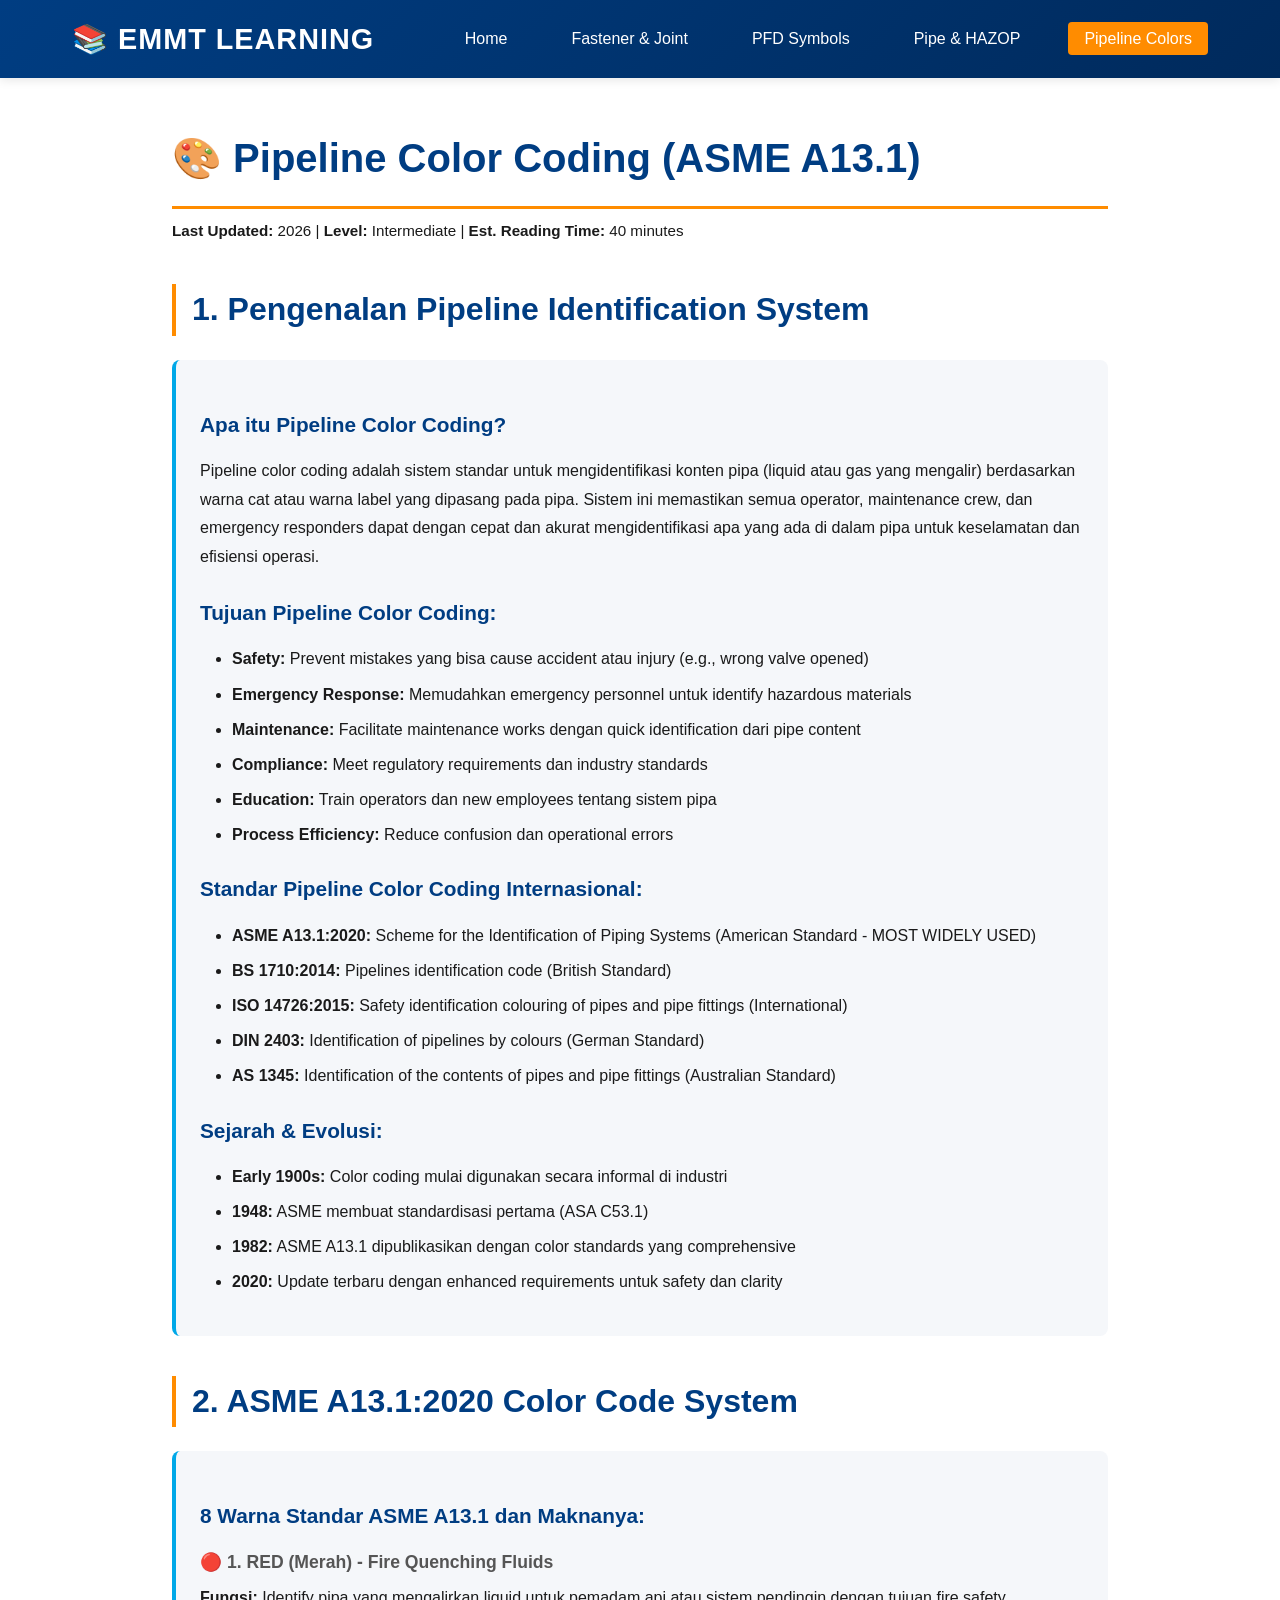
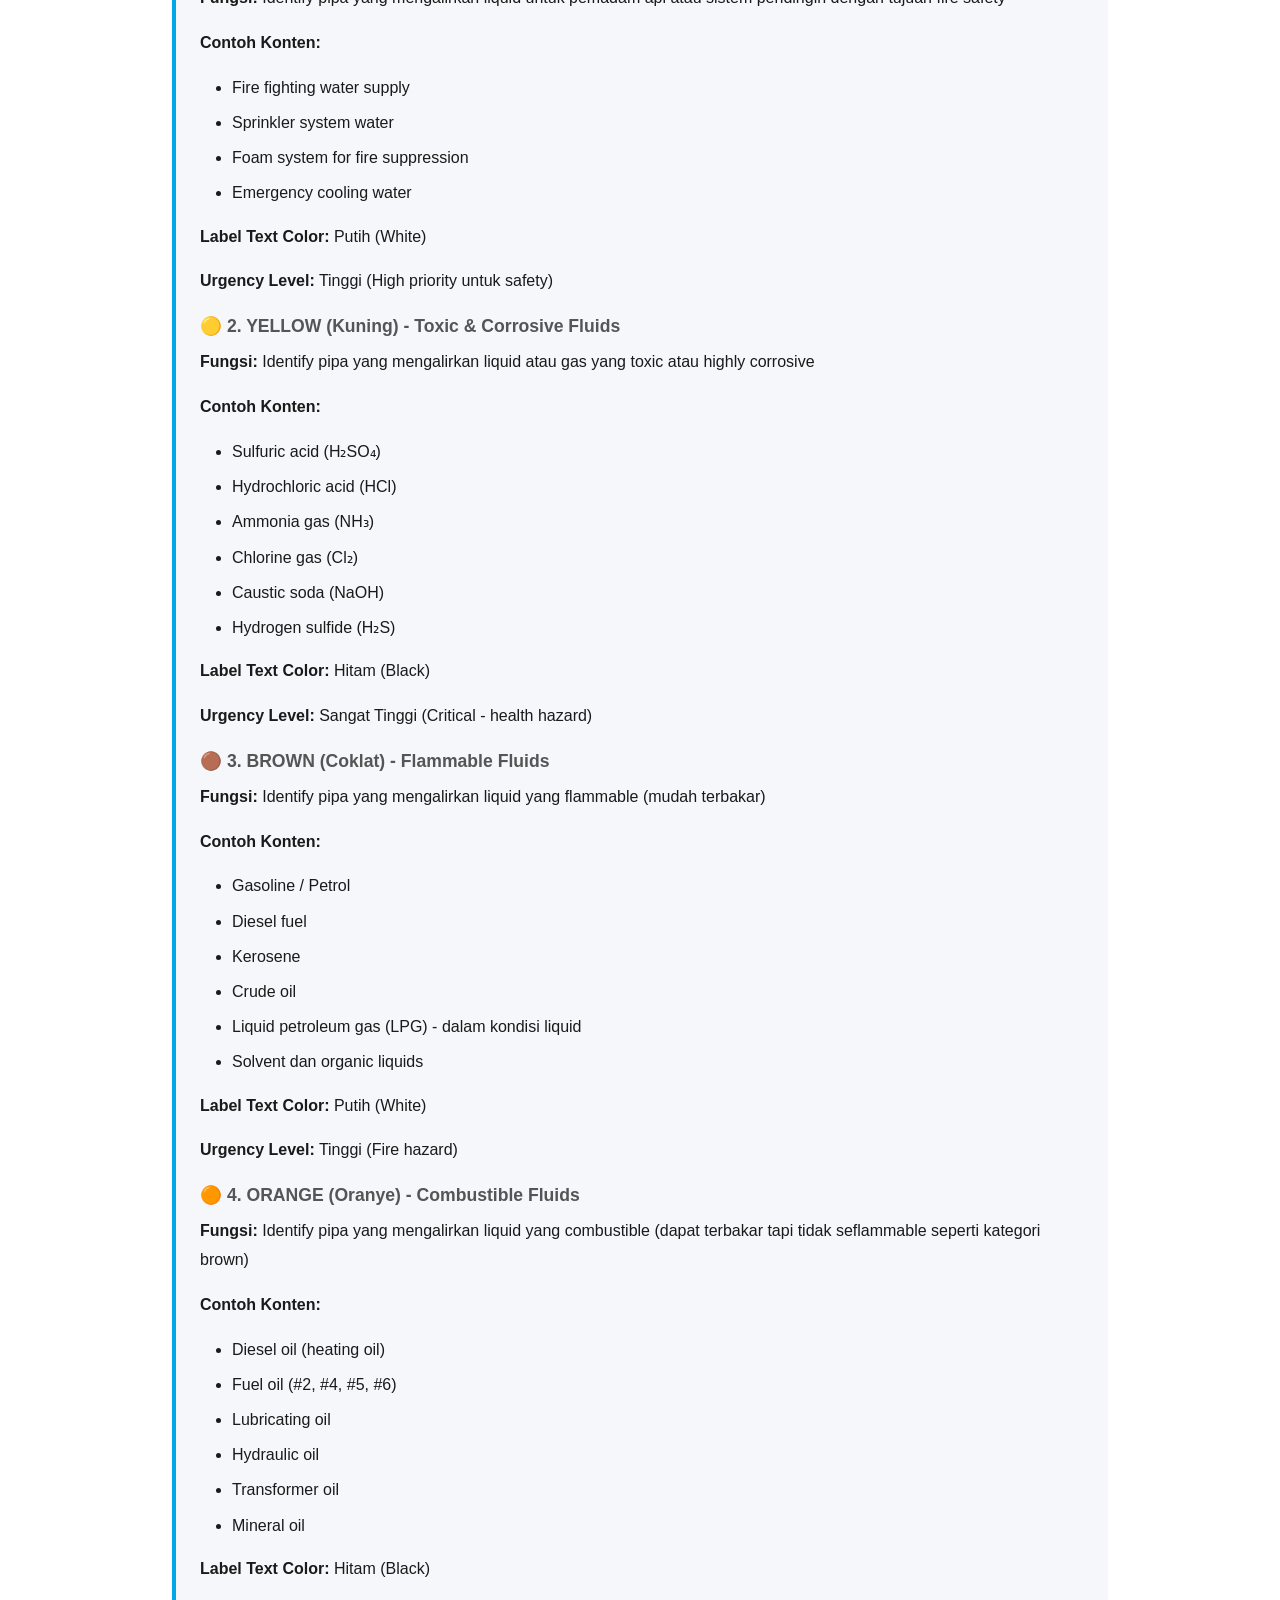
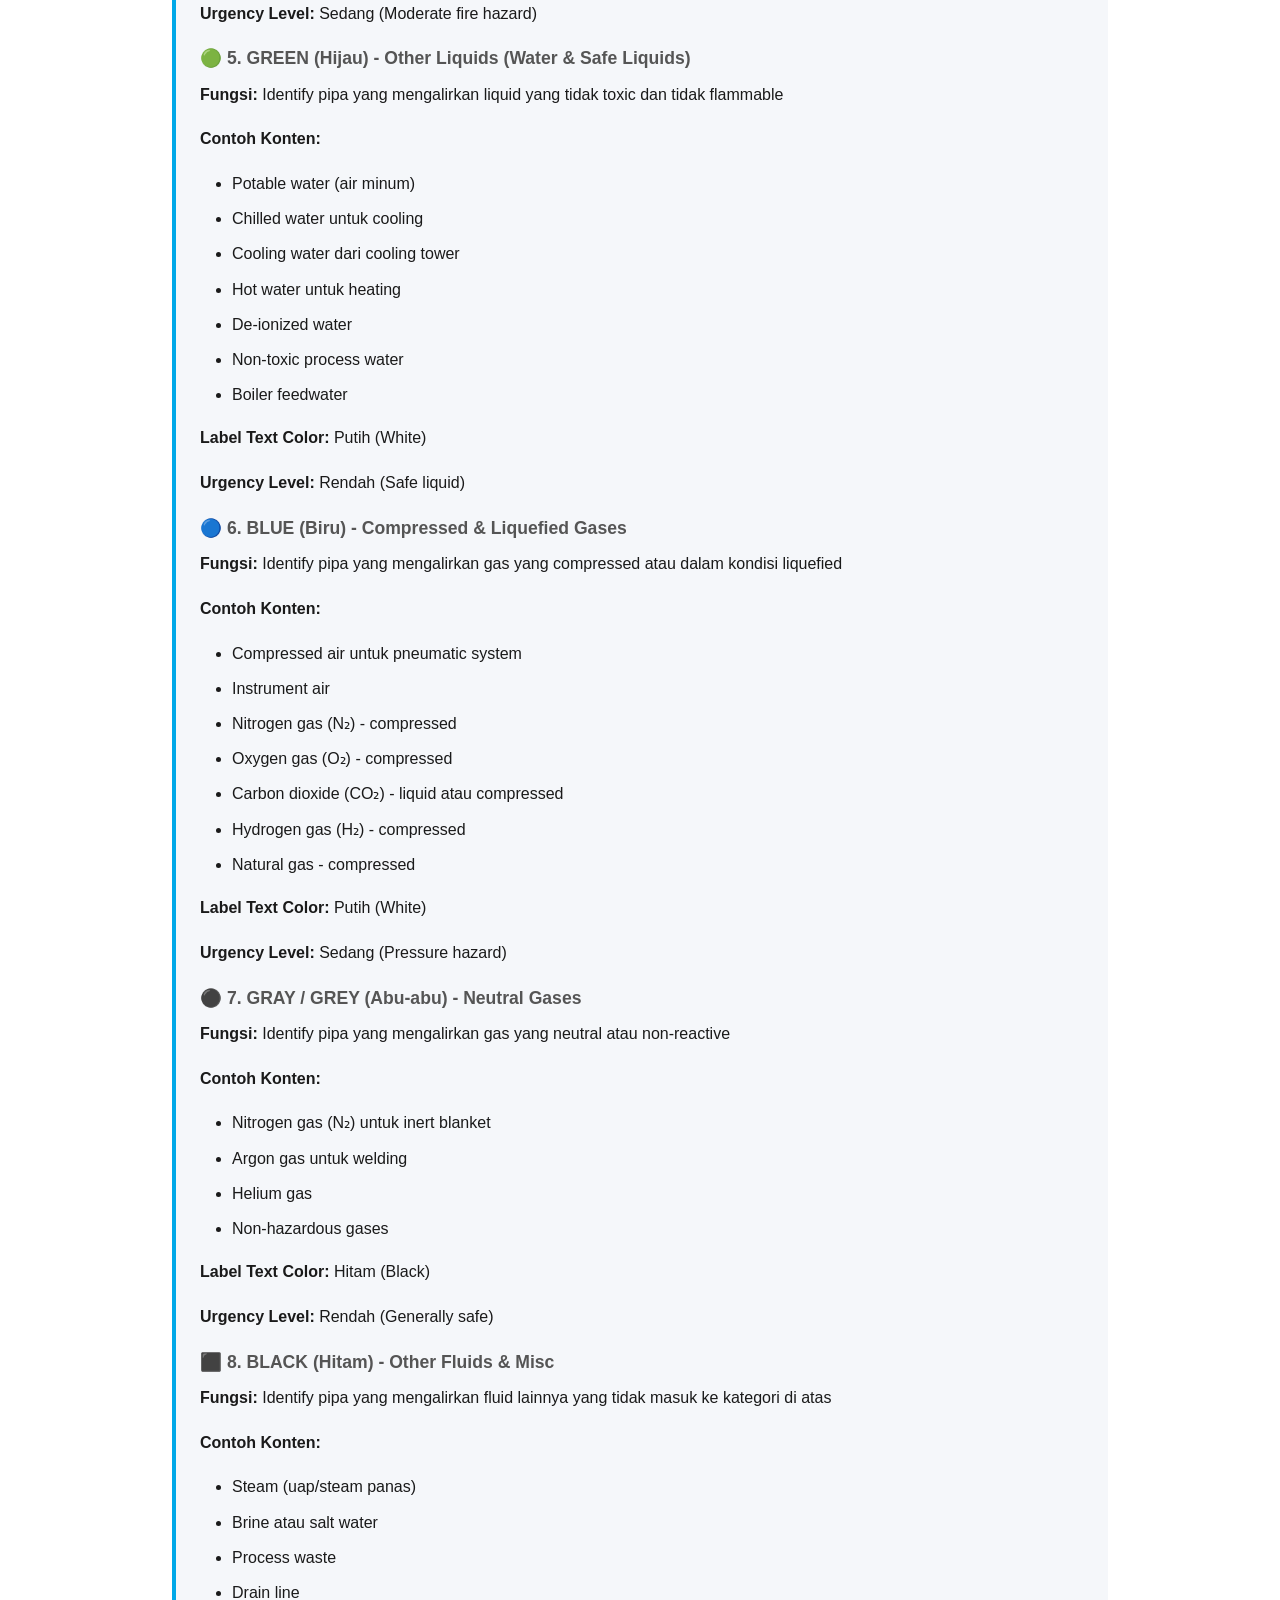
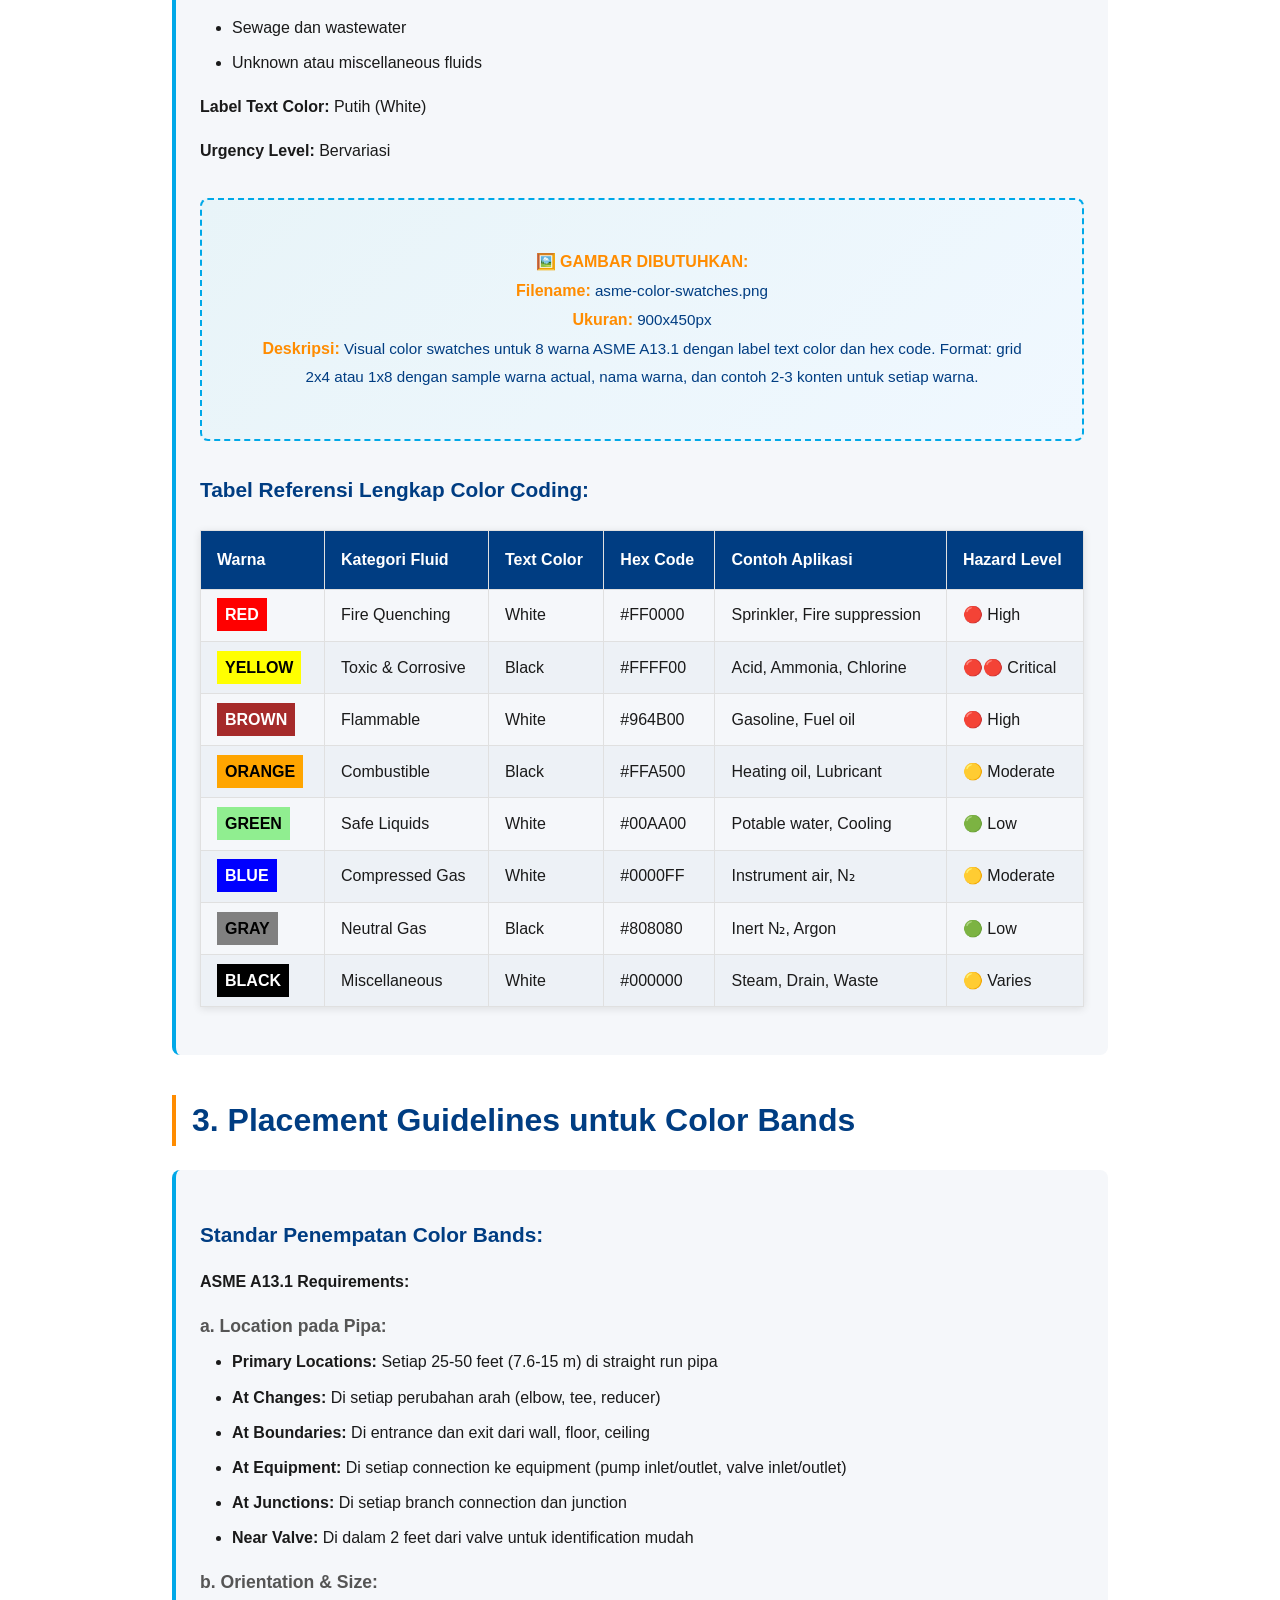
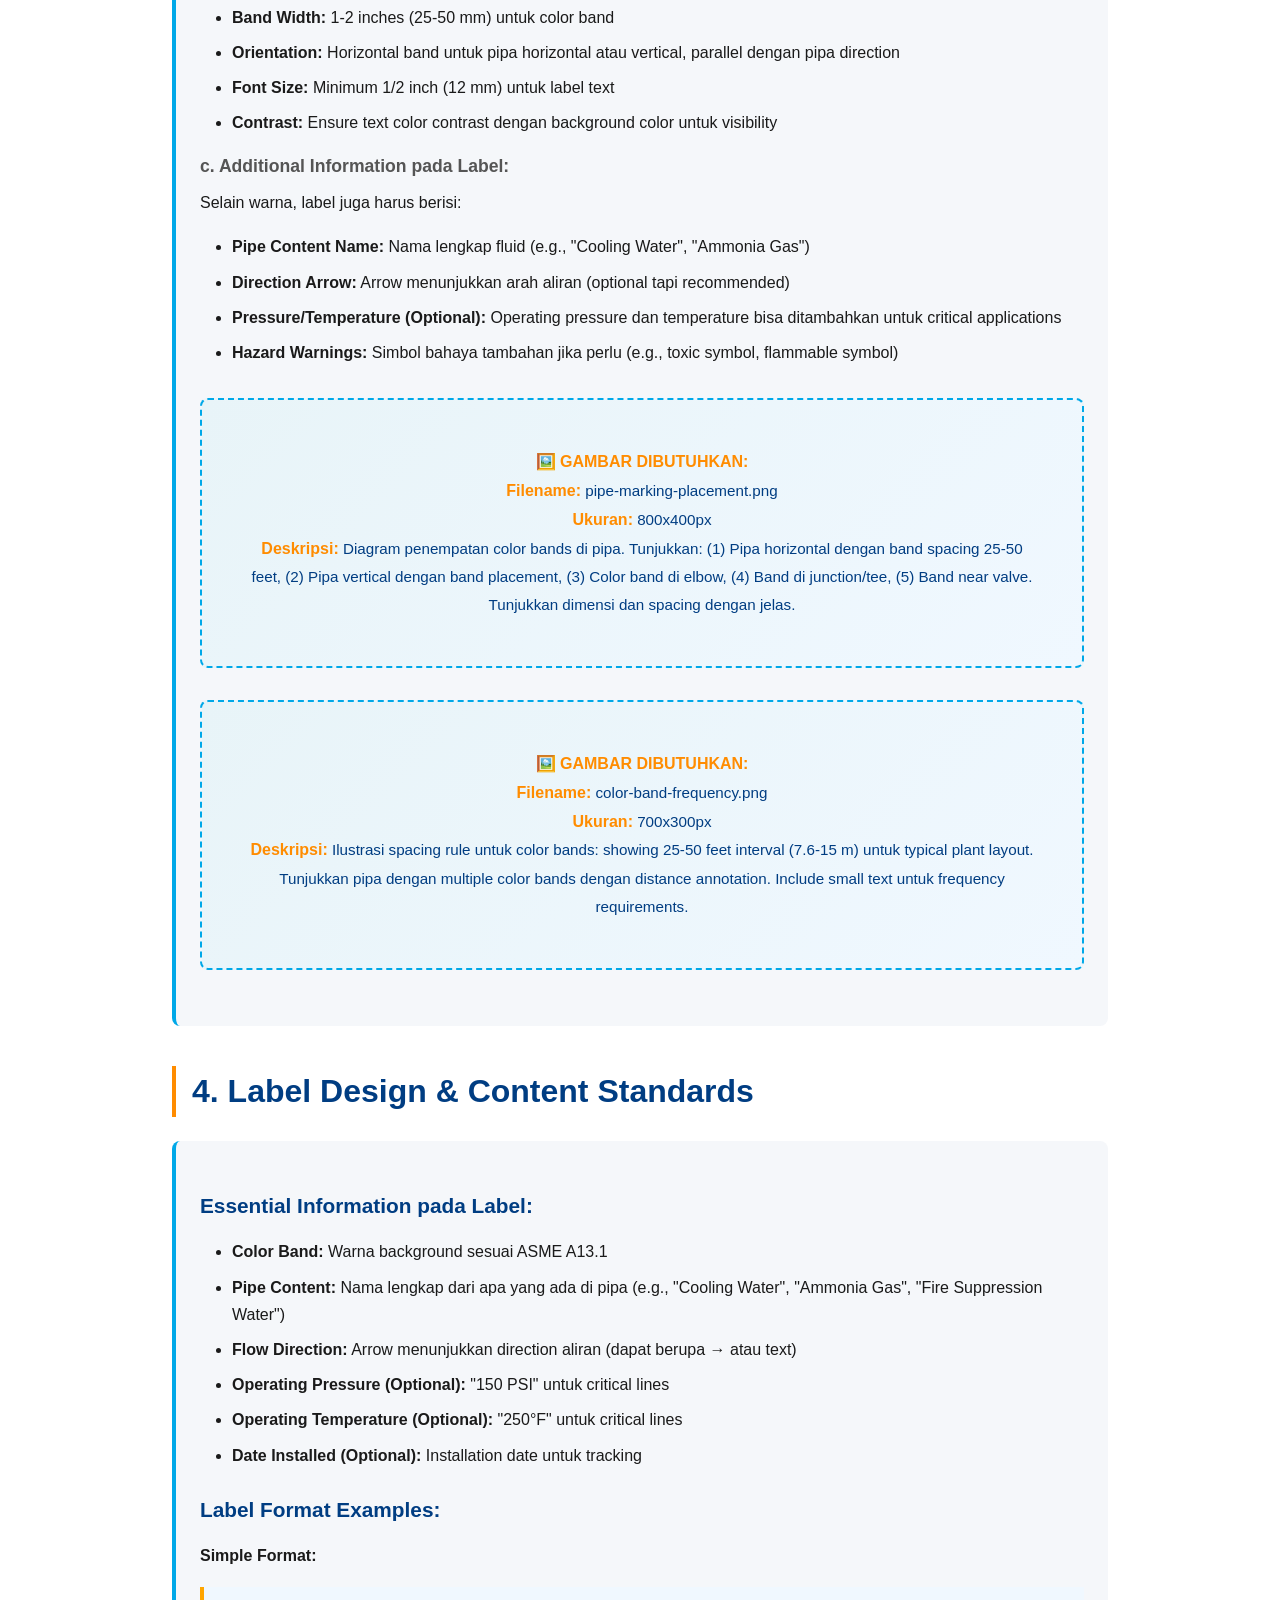
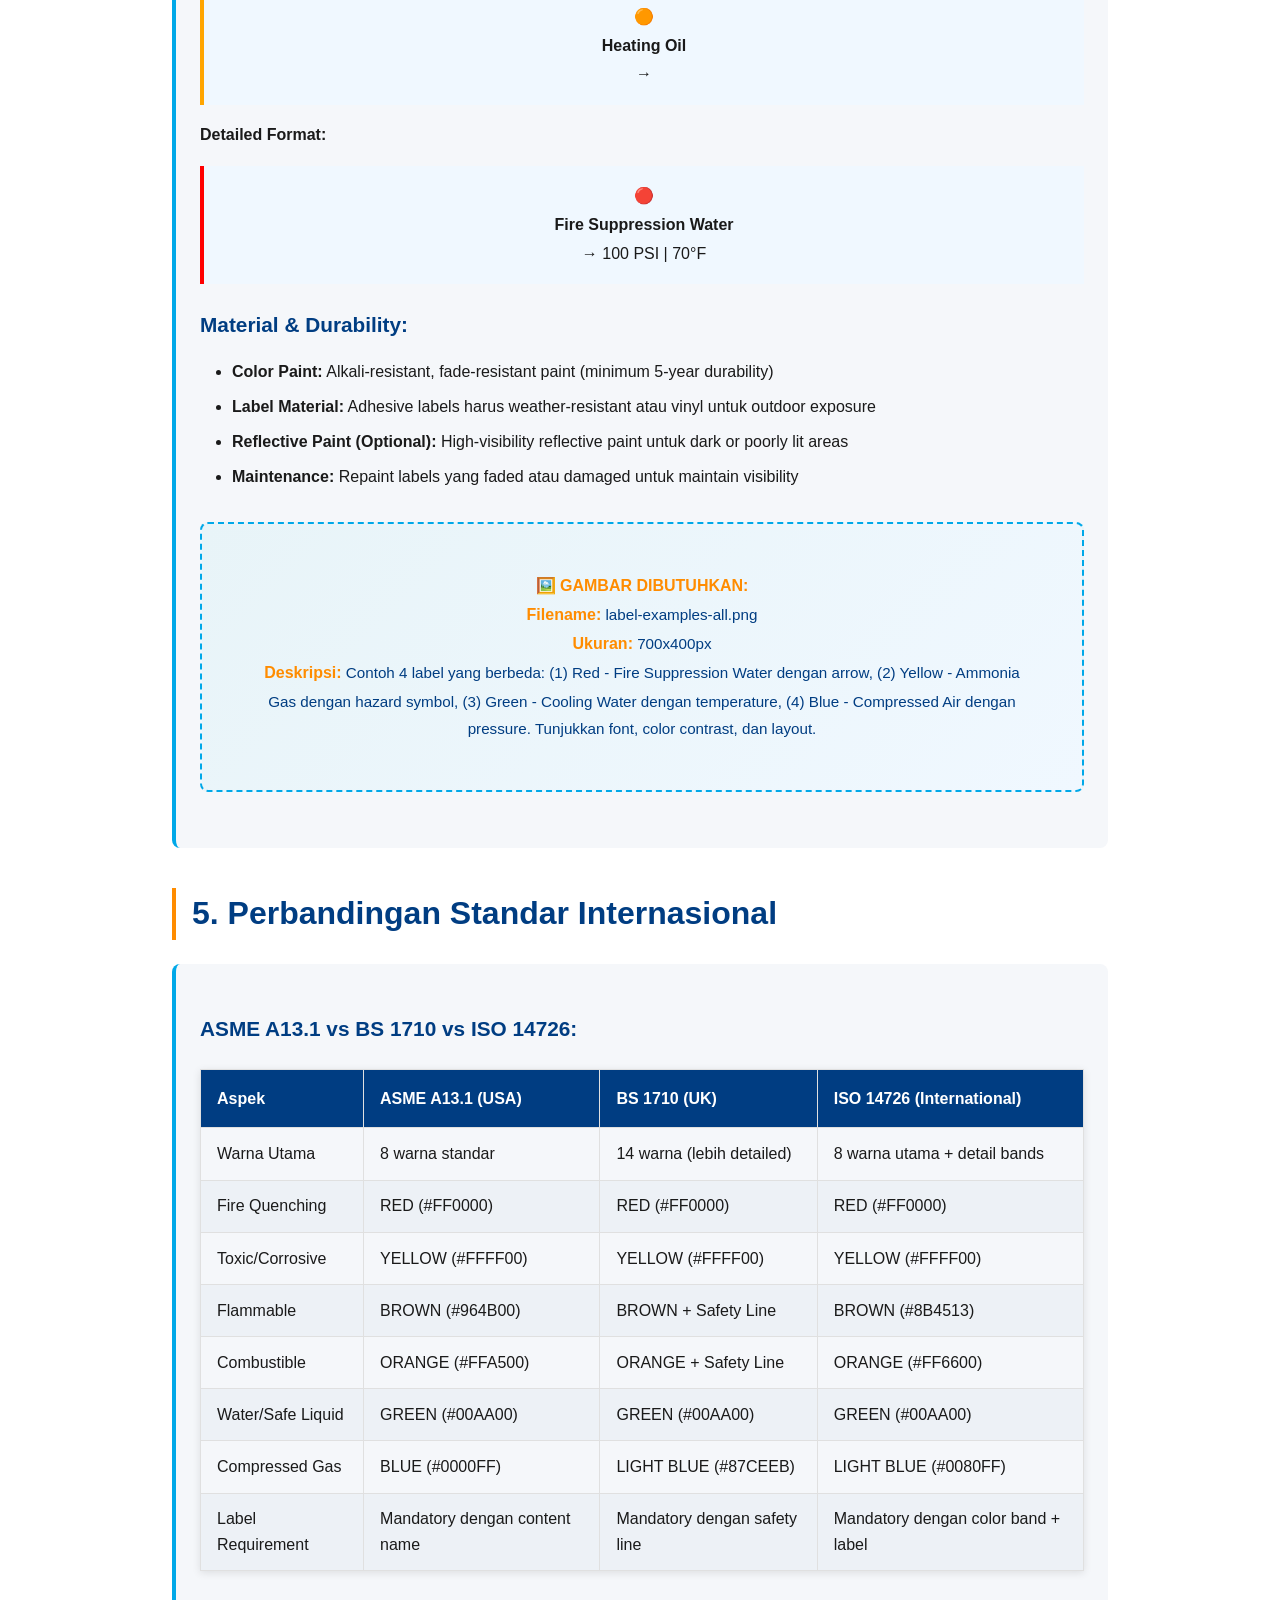
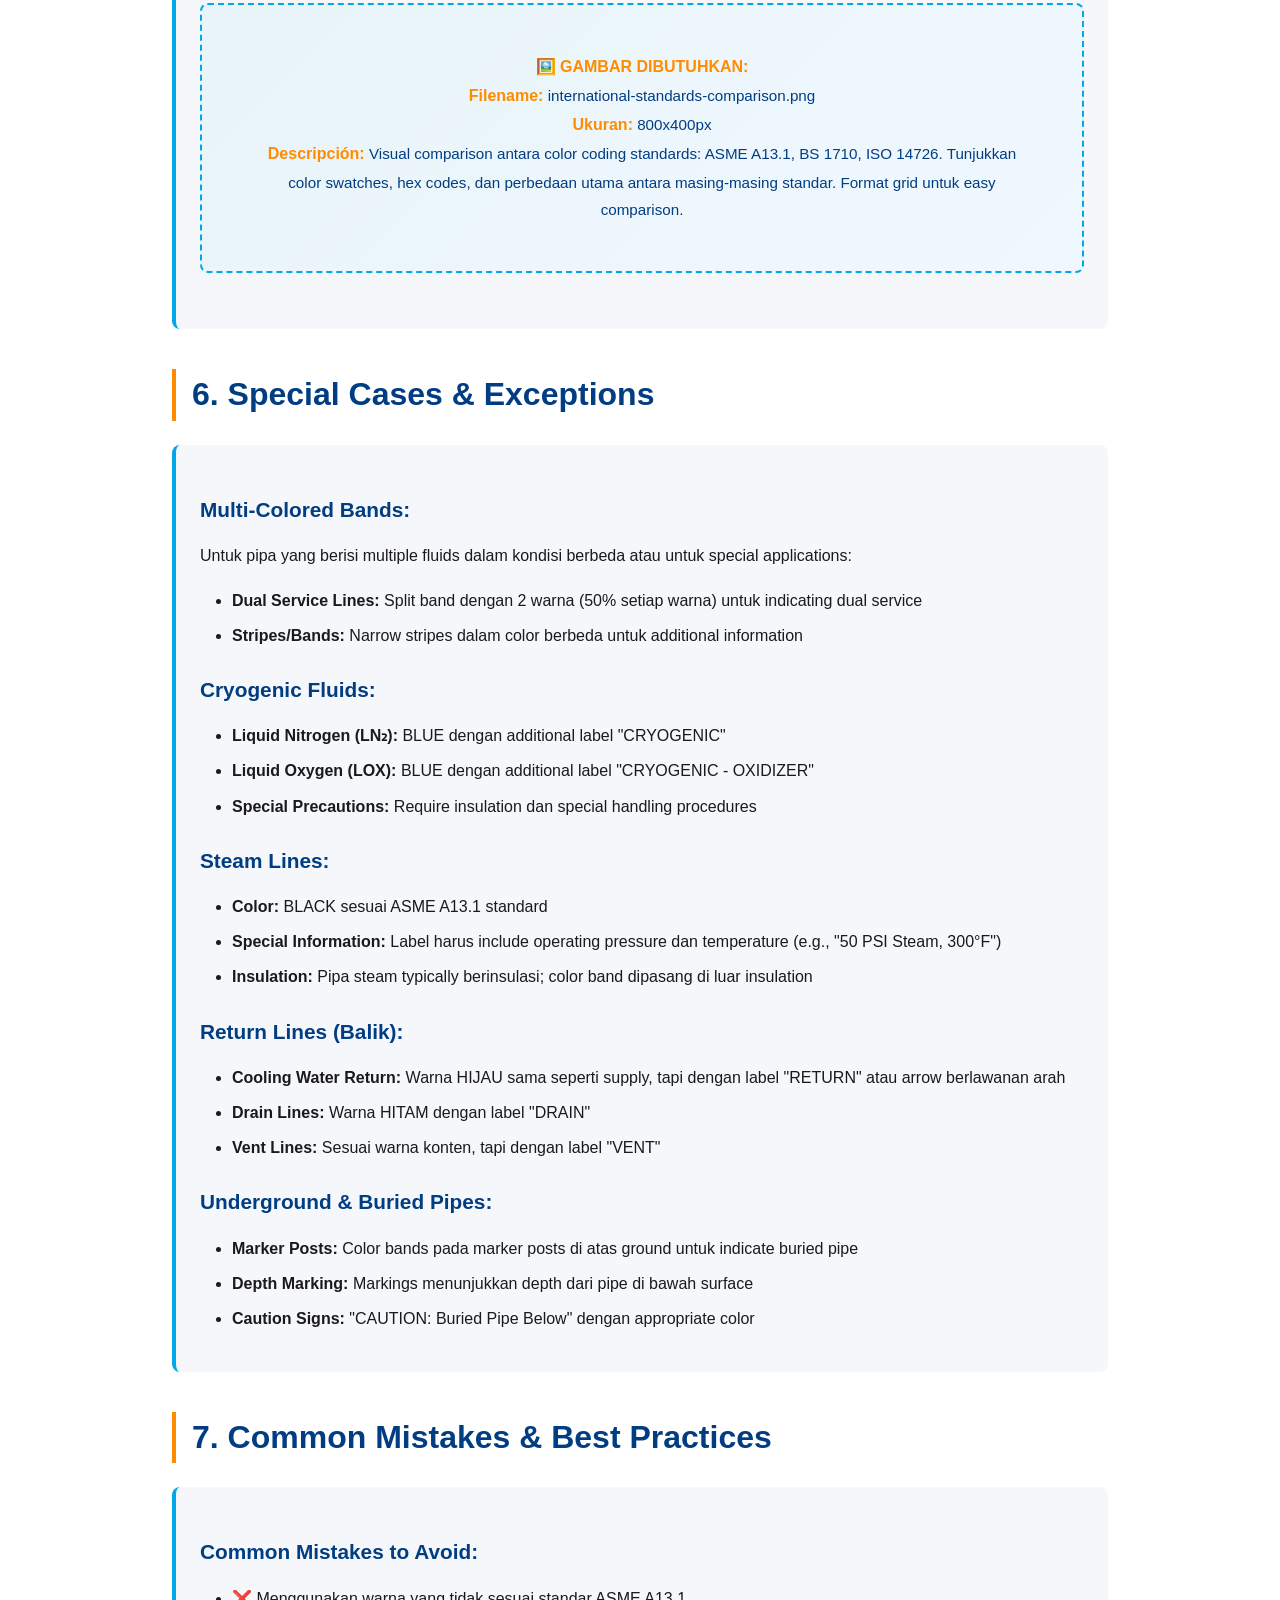
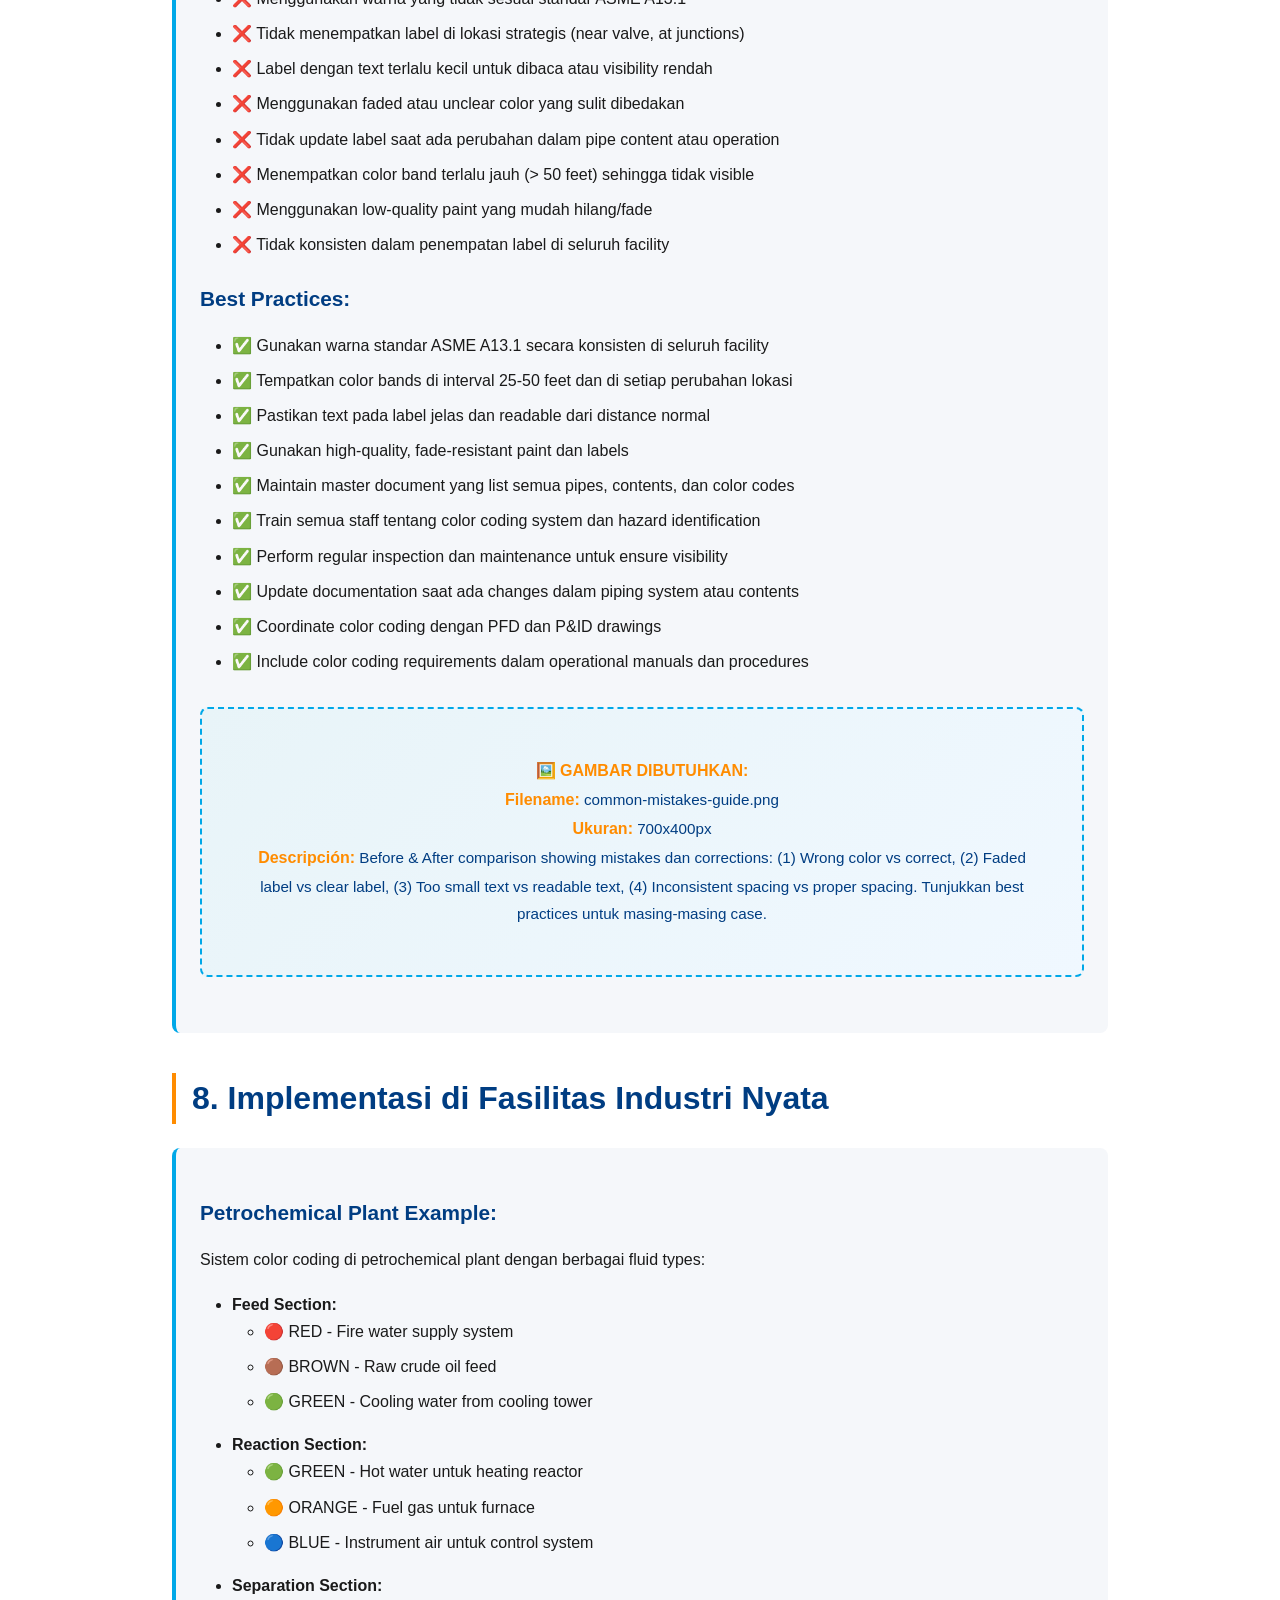
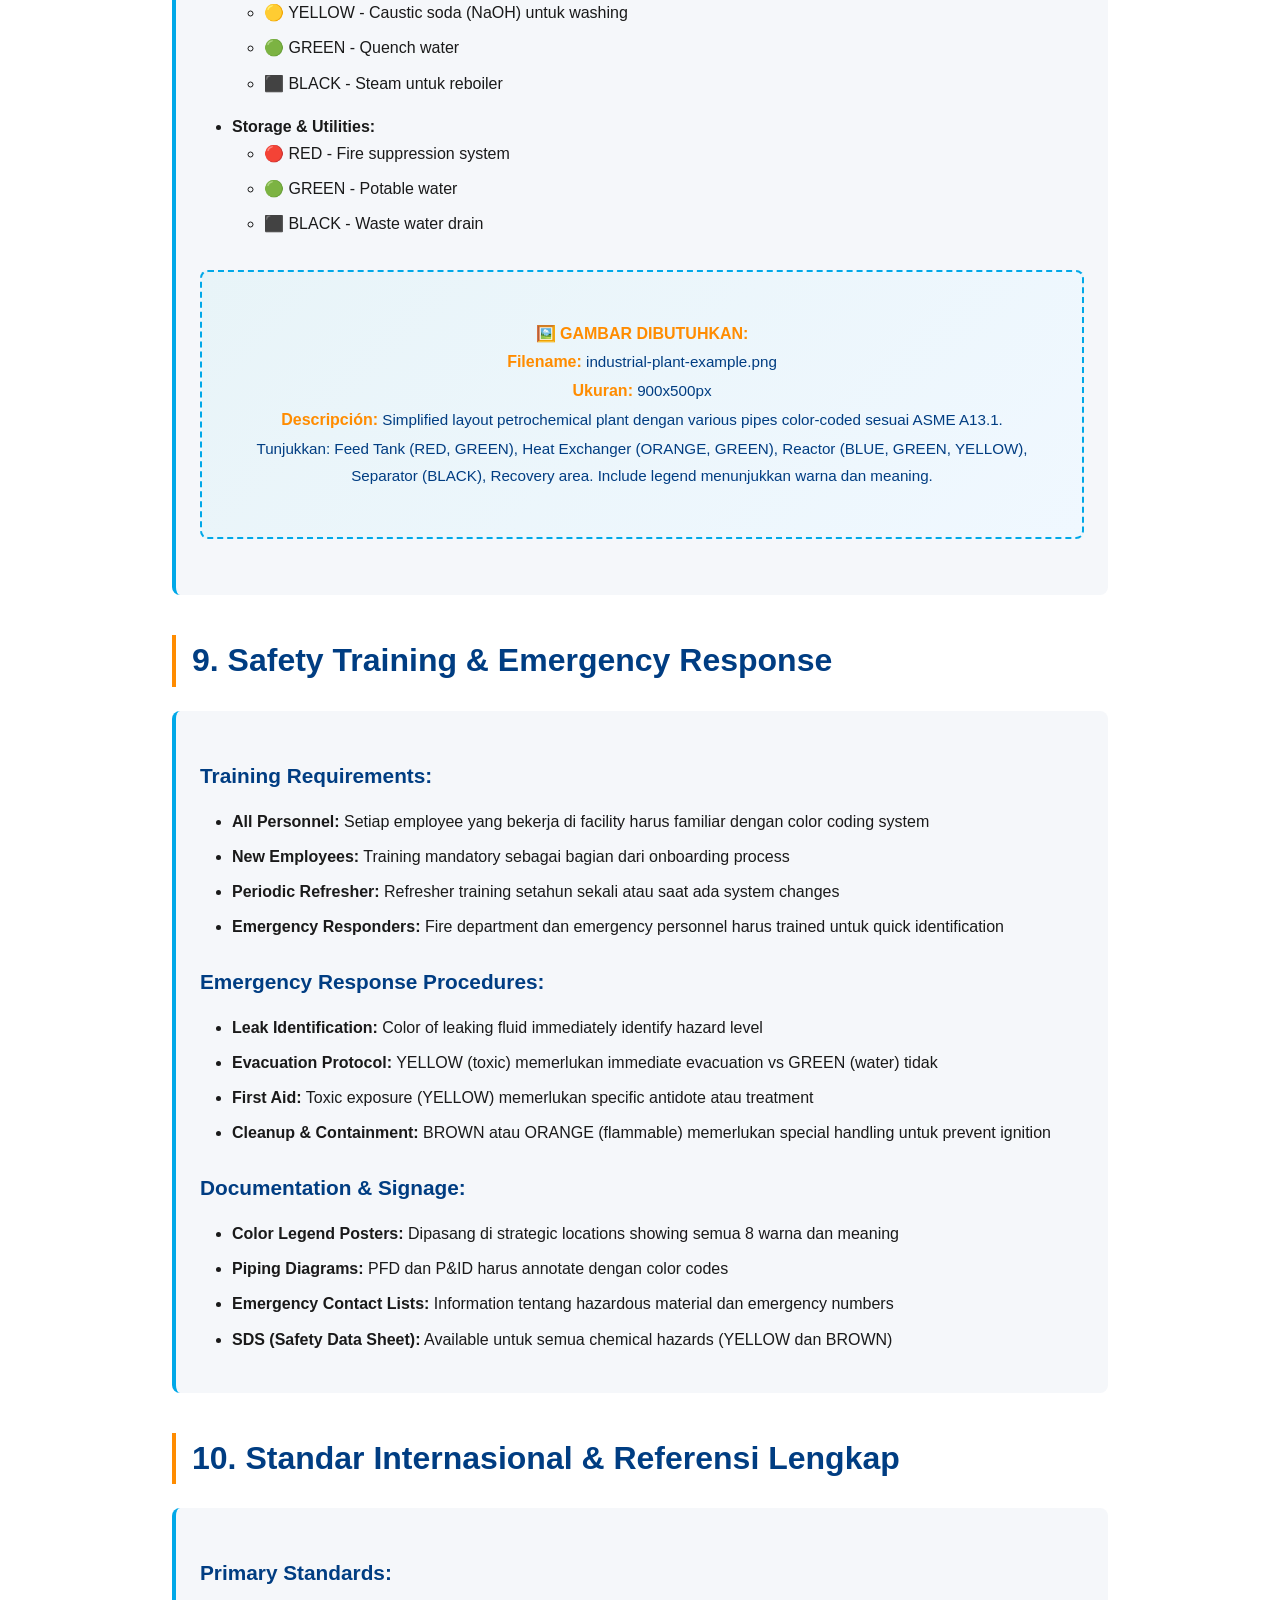
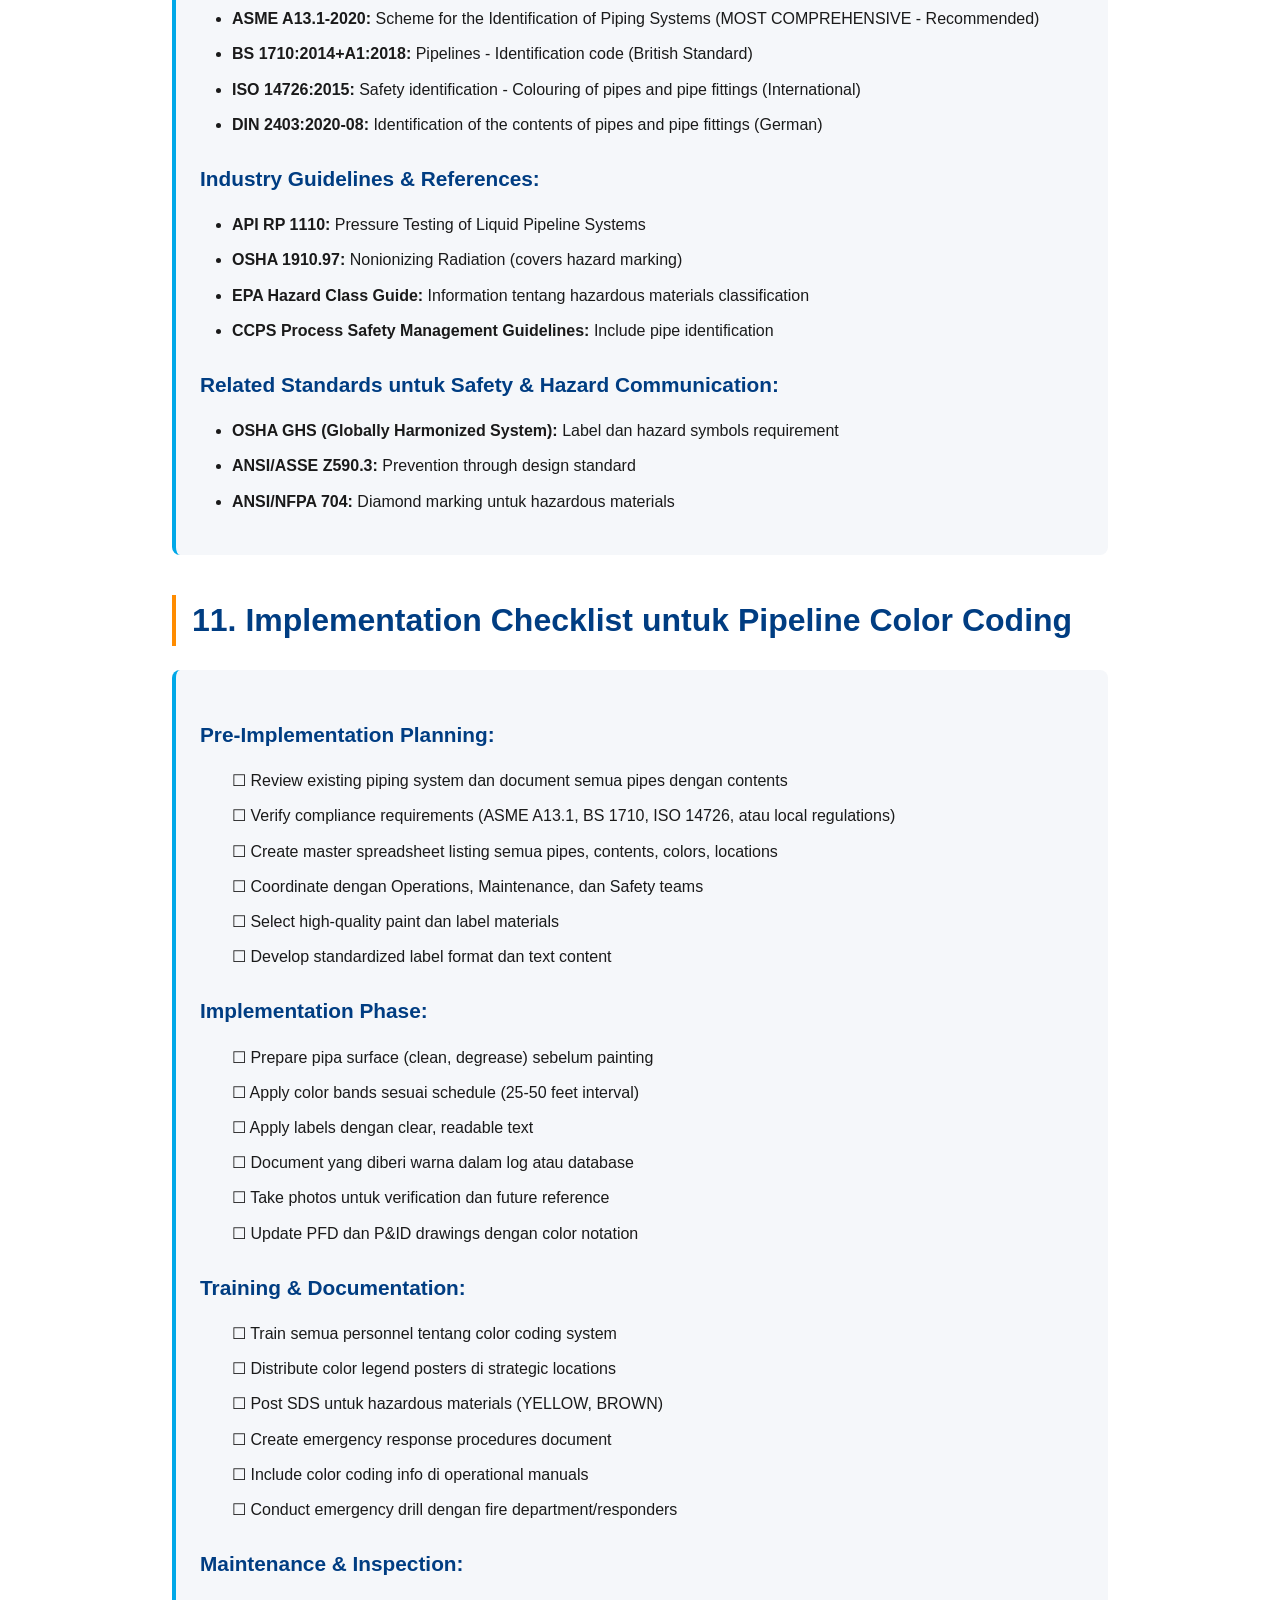
<file: pipeline-colors.html>
<!DOCTYPE html>
<html lang="id">
<head>
    <meta charset="UTF-8">
    <meta name="viewport" content="width=device-width, initial-scale=1.0">
    <title>Pipeline Color Coding - EMMT Learning</title>
    <link rel="stylesheet" href="styles.css">
</head>
<body>
    <!-- Navigation -->
    <nav class="navbar">
        <div class="nav-container">
            <div class="nav-logo">📚 EMMT Learning</div>
            <ul class="nav-menu">
                <li><a href="index.html" class="nav-link">Home</a></li>
                <li><a href="fastener-joint.html" class="nav-link">Fastener & Joint</a></li>
                <li><a href="pfd-symbols.html" class="nav-link">PFD Symbols</a></li>
                <li><a href="pipe-schedule-hazop.html" class="nav-link">Pipe & HAZOP</a></li>
                <li><a href="pipeline-colors.html" class="nav-link active">Pipeline Colors</a></li>
            </ul>
        </div>
    </nav>

    <!-- Content -->
    <section class="content-section">
        <h1>🎨 Pipeline Color Coding (ASME A13.1)</h1>
        <p><strong>Last Updated:</strong> 2026 | <strong>Level:</strong> Intermediate | <strong>Est. Reading Time:</strong> 40 minutes</p>

        <!-- 1. Pengenalan Pipeline Identification -->
        <h2>1. Pengenalan Pipeline Identification System</h2>
        <div class="content-box">
            <h3>Apa itu Pipeline Color Coding?</h3>
            <p>Pipeline color coding adalah sistem standar untuk mengidentifikasi konten pipa (liquid atau gas yang mengalir) berdasarkan warna cat atau warna label yang dipasang pada pipa. Sistem ini memastikan semua operator, maintenance crew, dan emergency responders dapat dengan cepat dan akurat mengidentifikasi apa yang ada di dalam pipa untuk keselamatan dan efisiensi operasi.</p>

            <h3>Tujuan Pipeline Color Coding:</h3>
            <ul>
                <li><strong>Safety:</strong> Prevent mistakes yang bisa cause accident atau injury (e.g., wrong valve opened)</li>
                <li><strong>Emergency Response:</strong> Memudahkan emergency personnel untuk identify hazardous materials</li>
                <li><strong>Maintenance:</strong> Facilitate maintenance works dengan quick identification dari pipe content</li>
                <li><strong>Compliance:</strong> Meet regulatory requirements dan industry standards</li>
                <li><strong>Education:</strong> Train operators dan new employees tentang sistem pipa</li>
                <li><strong>Process Efficiency:</strong> Reduce confusion dan operational errors</li>
            </ul>

            <h3>Standar Pipeline Color Coding Internasional:</h3>
            <ul>
                <li><strong>ASME A13.1:2020:</strong> Scheme for the Identification of Piping Systems (American Standard - MOST WIDELY USED)</li>
                <li><strong>BS 1710:2014:</strong> Pipelines identification code (British Standard)</li>
                <li><strong>ISO 14726:2015:</strong> Safety identification colouring of pipes and pipe fittings (International)</li>
                <li><strong>DIN 2403:</strong> Identification of pipelines by colours (German Standard)</li>
                <li><strong>AS 1345:</strong> Identification of the contents of pipes and pipe fittings (Australian Standard)</li>
            </ul>

            <h3>Sejarah & Evolusi:</h3>
            <ul>
                <li><strong>Early 1900s:</strong> Color coding mulai digunakan secara informal di industri</li>
                <li><strong>1948:</strong> ASME membuat standardisasi pertama (ASA C53.1)</li>
                <li><strong>1982:</strong> ASME A13.1 dipublikasikan dengan color standards yang comprehensive</li>
                <li><strong>2020:</strong> Update terbaru dengan enhanced requirements untuk safety dan clarity</li>
            </ul>
        </div>

        <!-- 2. ASME A13.1 Color Code System -->
        <h2>2. ASME A13.1:2020 Color Code System</h2>
        <div class="content-box">
            <h3>8 Warna Standar ASME A13.1 dan Maknanya:</h3>

            <h4>🔴 1. RED (Merah) - Fire Quenching Fluids</h4>
            <p><strong>Fungsi:</strong> Identify pipa yang mengalirkan liquid untuk pemadam api atau sistem pendingin dengan tujuan fire safety</p>
            <p><strong>Contoh Konten:</strong></p>
            <ul>
                <li>Fire fighting water supply</li>
                <li>Sprinkler system water</li>
                <li>Foam system for fire suppression</li>
                <li>Emergency cooling water</li>
            </ul>
            <p><strong>Label Text Color:</strong> Putih (White)</p>
            <p><strong>Urgency Level:</strong> Tinggi (High priority untuk safety)</p>

            <h4>🟡 2. YELLOW (Kuning) - Toxic & Corrosive Fluids</h4>
            <p><strong>Fungsi:</strong> Identify pipa yang mengalirkan liquid atau gas yang toxic atau highly corrosive</p>
            <p><strong>Contoh Konten:</strong></p>
            <ul>
                <li>Sulfuric acid (H₂SO₄)</li>
                <li>Hydrochloric acid (HCl)</li>
                <li>Ammonia gas (NH₃)</li>
                <li>Chlorine gas (Cl₂)</li>
                <li>Caustic soda (NaOH)</li>
                <li>Hydrogen sulfide (H₂S)</li>
            </ul>
            <p><strong>Label Text Color:</strong> Hitam (Black)</p>
            <p><strong>Urgency Level:</strong> Sangat Tinggi (Critical - health hazard)</p>

            <h4>🟤 3. BROWN (Coklat) - Flammable Fluids</h4>
            <p><strong>Fungsi:</strong> Identify pipa yang mengalirkan liquid yang flammable (mudah terbakar)</p>
            <p><strong>Contoh Konten:</strong></p>
            <ul>
                <li>Gasoline / Petrol</li>
                <li>Diesel fuel</li>
                <li>Kerosene</li>
                <li>Crude oil</li>
                <li>Liquid petroleum gas (LPG) - dalam kondisi liquid</li>
                <li>Solvent dan organic liquids</li>
            </ul>
            <p><strong>Label Text Color:</strong> Putih (White)</p>
            <p><strong>Urgency Level:</strong> Tinggi (Fire hazard)</p>

            <h4>🟠 4. ORANGE (Oranye) - Combustible Fluids</h4>
            <p><strong>Fungsi:</strong> Identify pipa yang mengalirkan liquid yang combustible (dapat terbakar tapi tidak seflammable seperti kategori brown)</p>
            <p><strong>Contoh Konten:</strong></p>
            <ul>
                <li>Diesel oil (heating oil)</li>
                <li>Fuel oil (#2, #4, #5, #6)</li>
                <li>Lubricating oil</li>
                <li>Hydraulic oil</li>
                <li>Transformer oil</li>
                <li>Mineral oil</li>
            </ul>
            <p><strong>Label Text Color:</strong> Hitam (Black)</p>
            <p><strong>Urgency Level:</strong> Sedang (Moderate fire hazard)</p>

            <h4>🟢 5. GREEN (Hijau) - Other Liquids (Water & Safe Liquids)</h4>
            <p><strong>Fungsi:</strong> Identify pipa yang mengalirkan liquid yang tidak toxic dan tidak flammable</p>
            <p><strong>Contoh Konten:</strong></p>
            <ul>
                <li>Potable water (air minum)</li>
                <li>Chilled water untuk cooling</li>
                <li>Cooling water dari cooling tower</li>
                <li>Hot water untuk heating</li>
                <li>De-ionized water</li>
                <li>Non-toxic process water</li>
                <li>Boiler feedwater</li>
            </ul>
            <p><strong>Label Text Color:</strong> Putih (White)</p>
            <p><strong>Urgency Level:</strong> Rendah (Safe liquid)</p>

            <h4>🔵 6. BLUE (Biru) - Compressed & Liquefied Gases</h4>
            <p><strong>Fungsi:</strong> Identify pipa yang mengalirkan gas yang compressed atau dalam kondisi liquefied</p>
            <p><strong>Contoh Konten:</strong></p>
            <ul>
                <li>Compressed air untuk pneumatic system</li>
                <li>Instrument air</li>
                <li>Nitrogen gas (N₂) - compressed</li>
                <li>Oxygen gas (O₂) - compressed</li>
                <li>Carbon dioxide (CO₂) - liquid atau compressed</li>
                <li>Hydrogen gas (H₂) - compressed</li>
                <li>Natural gas - compressed</li>
            </ul>
            <p><strong>Label Text Color:</strong> Putih (White)</p>
            <p><strong>Urgency Level:</strong> Sedang (Pressure hazard)</p>

            <h4>⚫ 7. GRAY / GREY (Abu-abu) - Neutral Gases</h4>
            <p><strong>Fungsi:</strong> Identify pipa yang mengalirkan gas yang neutral atau non-reactive</p>
            <p><strong>Contoh Konten:</strong></p>
            <ul>
                <li>Nitrogen gas (N₂) untuk inert blanket</li>
                <li>Argon gas untuk welding</li>
                <li>Helium gas</li>
                <li>Non-hazardous gases</li>
            </ul>
            <p><strong>Label Text Color:</strong> Hitam (Black)</p>
            <p><strong>Urgency Level:</strong> Rendah (Generally safe)</p>

            <h4>⬛ 8. BLACK (Hitam) - Other Fluids & Misc</h4>
            <p><strong>Fungsi:</strong> Identify pipa yang mengalirkan fluid lainnya yang tidak masuk ke kategori di atas</p>
            <p><strong>Contoh Konten:</strong></p>
            <ul>
                <li>Steam (uap/steam panas)</li>
                <li>Brine atau salt water</li>
                <li>Process waste</li>
                <li>Drain line</li>
                <li>Sewage dan wastewater</li>
                <li>Unknown atau miscellaneous fluids</li>
            </ul>
            <p><strong>Label Text Color:</strong> Putih (White)</p>
            <p><strong>Urgency Level:</strong> Bervariasi</p>

            <div class="image-placeholder">
                <p><strong>🖼️ GAMBAR DIBUTUHKAN:</strong><br>
                <strong>Filename:</strong> asme-color-swatches.png<br>
                <strong>Ukuran:</strong> 900x450px<br>
                <strong>Deskripsi:</strong> Visual color swatches untuk 8 warna ASME A13.1 dengan label text color dan hex code. Format: grid 2x4 atau 1x8 dengan sample warna actual, nama warna, dan contoh 2-3 konten untuk setiap warna.</p>
            </div>

            <h3>Tabel Referensi Lengkap Color Coding:</h3>
            <table>
                <thead>
                    <tr>
                        <th>Warna</th>
                        <th>Kategori Fluid</th>
                        <th>Text Color</th>
                        <th>Hex Code</th>
                        <th>Contoh Aplikasi</th>
                        <th>Hazard Level</th>
                    </tr>
                </thead>
                <tbody>
                    <tr>
                        <td><strong style="color: white; background: red; padding: 0.5rem;">RED</strong></td>
                        <td>Fire Quenching</td>
                        <td>White</td>
                        <td>#FF0000</td>
                        <td>Sprinkler, Fire suppression</td>
                        <td>🔴 High</td>
                    </tr>
                    <tr>
                        <td><strong style="color: black; background: yellow; padding: 0.5rem;">YELLOW</strong></td>
                        <td>Toxic & Corrosive</td>
                        <td>Black</td>
                        <td>#FFFF00</td>
                        <td>Acid, Ammonia, Chlorine</td>
                        <td>🔴🔴 Critical</td>
                    </tr>
                    <tr>
                        <td><strong style="color: white; background: brown; padding: 0.5rem;">BROWN</strong></td>
                        <td>Flammable</td>
                        <td>White</td>
                        <td>#964B00</td>
                        <td>Gasoline, Fuel oil</td>
                        <td>🔴 High</td>
                    </tr>
                    <tr>
                        <td><strong style="color: black; background: orange; padding: 0.5rem;">ORANGE</strong></td>
                        <td>Combustible</td>
                        <td>Black</td>
                        <td>#FFA500</td>
                        <td>Heating oil, Lubricant</td>
                        <td>🟡 Moderate</td>
                    </tr>
                    <tr>
                        <td><strong style="color: black; background: lightgreen; padding: 0.5rem;">GREEN</strong></td>
                        <td>Safe Liquids</td>
                        <td>White</td>
                        <td>#00AA00</td>
                        <td>Potable water, Cooling</td>
                        <td>🟢 Low</td>
                    </tr>
                    <tr>
                        <td><strong style="color: white; background: blue; padding: 0.5rem;">BLUE</strong></td>
                        <td>Compressed Gas</td>
                        <td>White</td>
                        <td>#0000FF</td>
                        <td>Instrument air, N₂</td>
                        <td>🟡 Moderate</td>
                    </tr>
                    <tr>
                        <td><strong style="color: black; background: gray; padding: 0.5rem;">GRAY</strong></td>
                        <td>Neutral Gas</td>
                        <td>Black</td>
                        <td>#808080</td>
                        <td>Inert N₂, Argon</td>
                        <td>🟢 Low</td>
                    </tr>
                    <tr>
                        <td><strong style="color: white; background: black; padding: 0.5rem;">BLACK</strong></td>
                        <td>Miscellaneous</td>
                        <td>White</td>
                        <td>#000000</td>
                        <td>Steam, Drain, Waste</td>
                        <td>🟡 Varies</td>
                    </tr>
                </tbody>
            </table>
        </div>

        <!-- 3. Pipe Marking Placement Guidelines -->
        <h2>3. Placement Guidelines untuk Color Bands</h2>
        <div class="content-box">
            <h3>Standar Penempatan Color Bands:</h3>
            <p><strong>ASME A13.1 Requirements:</strong></p>

            <h4>a. Location pada Pipa:</h4>
            <ul>
                <li><strong>Primary Locations:</strong> Setiap 25-50 feet (7.6-15 m) di straight run pipa</li>
                <li><strong>At Changes:</strong> Di setiap perubahan arah (elbow, tee, reducer)</li>
                <li><strong>At Boundaries:</strong> Di entrance dan exit dari wall, floor, ceiling</li>
                <li><strong>At Equipment:</strong> Di setiap connection ke equipment (pump inlet/outlet, valve inlet/outlet)</li>
                <li><strong>At Junctions:</strong> Di setiap branch connection dan junction</li>
                <li><strong>Near Valve:</strong> Di dalam 2 feet dari valve untuk identification mudah</li>
            </ul>

            <h4>b. Orientation & Size:</h4>
            <ul>
                <li><strong>Band Width:</strong> 1-2 inches (25-50 mm) untuk color band</li>
                <li><strong>Orientation:</strong> Horizontal band untuk pipa horizontal atau vertical, parallel dengan pipa direction</li>
                <li><strong>Font Size:</strong> Minimum 1/2 inch (12 mm) untuk label text</li>
                <li><strong>Contrast:</strong> Ensure text color contrast dengan background color untuk visibility</li>
            </ul>

            <h4>c. Additional Information pada Label:</h4>
            <p>Selain warna, label juga harus berisi:</p>
            <ul>
                <li><strong>Pipe Content Name:</strong> Nama lengkap fluid (e.g., "Cooling Water", "Ammonia Gas")</li>
                <li><strong>Direction Arrow:</strong> Arrow menunjukkan arah aliran (optional tapi recommended)</li>
                <li><strong>Pressure/Temperature (Optional):</strong> Operating pressure dan temperature bisa ditambahkan untuk critical applications</li>
                <li><strong>Hazard Warnings:</strong> Simbol bahaya tambahan jika perlu (e.g., toxic symbol, flammable symbol)</li>
            </ul>

            <div class="image-placeholder">
                <p><strong>🖼️ GAMBAR DIBUTUHKAN:</strong><br>
                <strong>Filename:</strong> pipe-marking-placement.png<br>
                <strong>Ukuran:</strong> 800x400px<br>
                <strong>Deskripsi:</strong> Diagram penempatan color bands di pipa. Tunjukkan: (1) Pipa horizontal dengan band spacing 25-50 feet, (2) Pipa vertical dengan band placement, (3) Color band di elbow, (4) Band di junction/tee, (5) Band near valve. Tunjukkan dimensi dan spacing dengan jelas.</p>
            </div>

            <div class="image-placeholder">
                <p><strong>🖼️ GAMBAR DIBUTUHKAN:</strong><br>
                <strong>Filename:</strong> color-band-frequency.png<br>
                <strong>Ukuran:</strong> 700x300px<br>
                <strong>Deskripsi:</strong> Ilustrasi spacing rule untuk color bands: showing 25-50 feet interval (7.6-15 m) untuk typical plant layout. Tunjukkan pipa dengan multiple color bands dengan distance annotation. Include small text untuk frequency requirements.</p>
            </div>
        </div>

        <!-- 4. Label Design & Content -->
        <h2>4. Label Design & Content Standards</h2>
        <div class="content-box">
            <h3>Essential Information pada Label:</h3>
            <ul>
                <li><strong>Color Band:</strong> Warna background sesuai ASME A13.1</li>
                <li><strong>Pipe Content:</strong> Nama lengkap dari apa yang ada di pipa (e.g., "Cooling Water", "Ammonia Gas", "Fire Suppression Water")</li>
                <li><strong>Flow Direction:</strong> Arrow menunjukkan direction aliran (dapat berupa → atau text)</li>
                <li><strong>Operating Pressure (Optional):</strong> "150 PSI" untuk critical lines</li>
                <li><strong>Operating Temperature (Optional):</strong> "250°F" untuk critical lines</li>
                <li><strong>Date Installed (Optional):</strong> Installation date untuk tracking</li>
            </ul>

            <h3>Label Format Examples:</h3>
            <p><strong>Simple Format:</strong></p>
            <p style="background: #f0f8ff; padding: 1rem; text-align: center; border-left: 4px solid orange;">
                🟠<br>
                <strong>Heating Oil</strong><br>
                →
            </p>

            <p><strong>Detailed Format:</strong></p>
            <p style="background: #f0f8ff; padding: 1rem; text-align: center; border-left: 4px solid red;">
                🔴<br>
                <strong>Fire Suppression Water</strong><br>
                → 100 PSI | 70°F
            </p>

            <h3>Material & Durability:</h3>
            <ul>
                <li><strong>Color Paint:</strong> Alkali-resistant, fade-resistant paint (minimum 5-year durability)</li>
                <li><strong>Label Material:</strong> Adhesive labels harus weather-resistant atau vinyl untuk outdoor exposure</li>
                <li><strong>Reflective Paint (Optional):</strong> High-visibility reflective paint untuk dark or poorly lit areas</li>
                <li><strong>Maintenance:</strong> Repaint labels yang faded atau damaged untuk maintain visibility</li>
            </ul>

            <div class="image-placeholder">
                <p><strong>🖼️ GAMBAR DIBUTUHKAN:</strong><br>
                <strong>Filename:</strong> label-examples-all.png<br>
                <strong>Ukuran:</strong> 700x400px<br>
                <strong>Deskripsi:</strong> Contoh 4 label yang berbeda: (1) Red - Fire Suppression Water dengan arrow, (2) Yellow - Ammonia Gas dengan hazard symbol, (3) Green - Cooling Water dengan temperature, (4) Blue - Compressed Air dengan pressure. Tunjukkan font, color contrast, dan layout.</p>
            </div>
        </div>

        <!-- 5. International Standards Comparison -->
        <h2>5. Perbandingan Standar Internasional</h2>
        <div class="content-box">
            <h3>ASME A13.1 vs BS 1710 vs ISO 14726:</h3>

            <table>
                <thead>
                    <tr>
                        <th>Aspek</th>
                        <th>ASME A13.1 (USA)</th>
                        <th>BS 1710 (UK)</th>
                        <th>ISO 14726 (International)</th>
                    </tr>
                </thead>
                <tbody>
                    <tr>
                        <td>Warna Utama</td>
                        <td>8 warna standar</td>
                        <td>14 warna (lebih detailed)</td>
                        <td>8 warna utama + detail bands</td>
                    </tr>
                    <tr>
                        <td>Fire Quenching</td>
                        <td>RED (#FF0000)</td>
                        <td>RED (#FF0000)</td>
                        <td>RED (#FF0000)</td>
                    </tr>
                    <tr>
                        <td>Toxic/Corrosive</td>
                        <td>YELLOW (#FFFF00)</td>
                        <td>YELLOW (#FFFF00)</td>
                        <td>YELLOW (#FFFF00)</td>
                    </tr>
                    <tr>
                        <td>Flammable</td>
                        <td>BROWN (#964B00)</td>
                        <td>BROWN + Safety Line</td>
                        <td>BROWN (#8B4513)</td>
                    </tr>
                    <tr>
                        <td>Combustible</td>
                        <td>ORANGE (#FFA500)</td>
                        <td>ORANGE + Safety Line</td>
                        <td>ORANGE (#FF6600)</td>
                    </tr>
                    <tr>
                        <td>Water/Safe Liquid</td>
                        <td>GREEN (#00AA00)</td>
                        <td>GREEN (#00AA00)</td>
                        <td>GREEN (#00AA00)</td>
                    </tr>
                    <tr>
                        <td>Compressed Gas</td>
                        <td>BLUE (#0000FF)</td>
                        <td>LIGHT BLUE (#87CEEB)</td>
                        <td>LIGHT BLUE (#0080FF)</td>
                    </tr>
                    <tr>
                        <td>Label Requirement</td>
                        <td>Mandatory dengan content name</td>
                        <td>Mandatory dengan safety line</td>
                        <td>Mandatory dengan color band + label</td>
                    </tr>
                </tbody>
            </table>

            <div class="image-placeholder">
                <p><strong>🖼️ GAMBAR DIBUTUHKAN:</strong><br>
                <strong>Filename:</strong> international-standards-comparison.png<br>
                <strong>Ukuran:</strong> 800x400px<br>
                <strong>Descripción:</strong> Visual comparison antara color coding standards: ASME A13.1, BS 1710, ISO 14726. Tunjukkan color swatches, hex codes, dan perbedaan utama antara masing-masing standar. Format grid untuk easy comparison.</p>
            </div>
        </div>

        <!-- 6. Special Cases & Exceptions -->
        <h2>6. Special Cases & Exceptions</h2>
        <div class="content-box">
            <h3>Multi-Colored Bands:</h3>
            <p>Untuk pipa yang berisi multiple fluids dalam kondisi berbeda atau untuk special applications:</p>
            <ul>
                <li><strong>Dual Service Lines:</strong> Split band dengan 2 warna (50% setiap warna) untuk indicating dual service</li>
                <li><strong>Stripes/Bands:</strong> Narrow stripes dalam color berbeda untuk additional information</li>
            </ul>

            <h3>Cryogenic Fluids:</h3>
            <ul>
                <li><strong>Liquid Nitrogen (LN₂):</strong> BLUE dengan additional label "CRYOGENIC"</li>
                <li><strong>Liquid Oxygen (LOX):</strong> BLUE dengan additional label "CRYOGENIC - OXIDIZER"</li>
                <li><strong>Special Precautions:</strong> Require insulation dan special handling procedures</li>
            </ul>

            <h3>Steam Lines:</h3>
            <ul>
                <li><strong>Color:</strong> BLACK sesuai ASME A13.1 standard</li>
                <li><strong>Special Information:</strong> Label harus include operating pressure dan temperature (e.g., "50 PSI Steam, 300°F")</li>
                <li><strong>Insulation:</strong> Pipa steam typically berinsulasi; color band dipasang di luar insulation</li>
            </ul>

            <h3>Return Lines (Balik):</h3>
            <ul>
                <li><strong>Cooling Water Return:</strong> Warna HIJAU sama seperti supply, tapi dengan label "RETURN" atau arrow berlawanan arah</li>
                <li><strong>Drain Lines:</strong> Warna HITAM dengan label "DRAIN"</li>
                <li><strong>Vent Lines:</strong> Sesuai warna konten, tapi dengan label "VENT"</li>
            </ul>

            <h3>Underground & Buried Pipes:</h3>
            <ul>
                <li><strong>Marker Posts:</strong> Color bands pada marker posts di atas ground untuk indicate buried pipe</li>
                <li><strong>Depth Marking:</strong> Markings menunjukkan depth dari pipe di bawah surface</li>
                <li><strong>Caution Signs:</strong> "CAUTION: Buried Pipe Below" dengan appropriate color</li>
            </ul>
        </div>

        <!-- 7. Common Mistakes & Best Practices -->
        <h2>7. Common Mistakes & Best Practices</h2>
        <div class="content-box">
            <h3>Common Mistakes to Avoid:</h3>
            <ul>
                <li>❌ Menggunakan warna yang tidak sesuai standar ASME A13.1</li>
                <li>❌ Tidak menempatkan label di lokasi strategis (near valve, at junctions)</li>
                <li>❌ Label dengan text terlalu kecil untuk dibaca atau visibility rendah</li>
                <li>❌ Menggunakan faded atau unclear color yang sulit dibedakan</li>
                <li>❌ Tidak update label saat ada perubahan dalam pipe content atau operation</li>
                <li>❌ Menempatkan color band terlalu jauh (> 50 feet) sehingga tidak visible</li>
                <li>❌ Menggunakan low-quality paint yang mudah hilang/fade</li>
                <li>❌ Tidak konsisten dalam penempatan label di seluruh facility</li>
            </ul>

            <h3>Best Practices:</h3>
            <ul>
                <li>✅ Gunakan warna standar ASME A13.1 secara konsisten di seluruh facility</li>
                <li>✅ Tempatkan color bands di interval 25-50 feet dan di setiap perubahan lokasi</li>
                <li>✅ Pastikan text pada label jelas dan readable dari distance normal</li>
                <li>✅ Gunakan high-quality, fade-resistant paint dan labels</li>
                <li>✅ Maintain master document yang list semua pipes, contents, dan color codes</li>
                <li>✅ Train semua staff tentang color coding system dan hazard identification</li>
                <li>✅ Perform regular inspection dan maintenance untuk ensure visibility</li>
                <li>✅ Update documentation saat ada changes dalam piping system atau contents</li>
                <li>✅ Coordinate color coding dengan PFD dan P&ID drawings</li>
                <li>✅ Include color coding requirements dalam operational manuals dan procedures</li>
            </ul>

            <div class="image-placeholder">
                <p><strong>🖼️ GAMBAR DIBUTUHKAN:</strong><br>
                <strong>Filename:</strong> common-mistakes-guide.png<br>
                <strong>Ukuran:</strong> 700x400px<br>
                <strong>Descripción:</strong> Before & After comparison showing mistakes dan corrections: (1) Wrong color vs correct, (2) Faded label vs clear label, (3) Too small text vs readable text, (4) Inconsistent spacing vs proper spacing. Tunjukkan best practices untuk masing-masing case.</p>
            </div>
        </div>

        <!-- 8. Implementation in Industrial Plants -->
        <h2>8. Implementasi di Fasilitas Industri Nyata</h2>
        <div class="content-box">
            <h3>Petrochemical Plant Example:</h3>
            <p>Sistem color coding di petrochemical plant dengan berbagai fluid types:</p>

            <ul>
                <li><strong>Feed Section:</strong>
                    <ul>
                        <li>🔴 RED - Fire water supply system</li>
                        <li>🟤 BROWN - Raw crude oil feed</li>
                        <li>🟢 GREEN - Cooling water from cooling tower</li>
                    </ul>
                </li>

                <li><strong>Reaction Section:</strong>
                    <ul>
                        <li>🟢 GREEN - Hot water untuk heating reactor</li>
                        <li>🟠 ORANGE - Fuel gas untuk furnace</li>
                        <li>🔵 BLUE - Instrument air untuk control system</li>
                    </ul>
                </li>

                <li><strong>Separation Section:</strong>
                    <ul>
                        <li>🟡 YELLOW - Caustic soda (NaOH) untuk washing</li>
                        <li>🟢 GREEN - Quench water</li>
                        <li>⬛ BLACK - Steam untuk reboiler</li>
                    </ul>
                </li>

                <li><strong>Storage & Utilities:</strong>
                    <ul>
                        <li>🔴 RED - Fire suppression system</li>
                        <li>🟢 GREEN - Potable water</li>
                        <li>⬛ BLACK - Waste water drain</li>
                    </ul>
                </li>
            </ul>

            <div class="image-placeholder">
                <p><strong>🖼️ GAMBAR DIBUTUHKAN:</strong><br>
                <strong>Filename:</strong> industrial-plant-example.png<br>
                <strong>Ukuran:</strong> 900x500px<br>
                <strong>Descripción:</strong> Simplified layout petrochemical plant dengan various pipes color-coded sesuai ASME A13.1. Tunjukkan: Feed Tank (RED, GREEN), Heat Exchanger (ORANGE, GREEN), Reactor (BLUE, GREEN, YELLOW), Separator (BLACK), Recovery area. Include legend menunjukkan warna dan meaning.</p>
            </div>
        </div>

        <!-- 9. Safety & Training -->
        <h2>9. Safety Training & Emergency Response</h2>
        <div class="content-box">
            <h3>Training Requirements:</h3>
            <ul>
                <li><strong>All Personnel:</strong> Setiap employee yang bekerja di facility harus familiar dengan color coding system</li>
                <li><strong>New Employees:</strong> Training mandatory sebagai bagian dari onboarding process</li>
                <li><strong>Periodic Refresher:</strong> Refresher training setahun sekali atau saat ada system changes</li>
                <li><strong>Emergency Responders:</strong> Fire department dan emergency personnel harus trained untuk quick identification</li>
            </ul>

            <h3>Emergency Response Procedures:</h3>
            <ul>
                <li><strong>Leak Identification:</strong> Color of leaking fluid immediately identify hazard level</li>
                <li><strong>Evacuation Protocol:</strong> YELLOW (toxic) memerlukan immediate evacuation vs GREEN (water) tidak</li>
                <li><strong>First Aid:</strong> Toxic exposure (YELLOW) memerlukan specific antidote atau treatment</li>
                <li><strong>Cleanup & Containment:</strong> BROWN atau ORANGE (flammable) memerlukan special handling untuk prevent ignition</li>
            </ul>

            <h3>Documentation & Signage:</h3>
            <ul>
                <li><strong>Color Legend Posters:</strong> Dipasang di strategic locations showing semua 8 warna dan meaning</li>
                <li><strong>Piping Diagrams:</strong> PFD dan P&ID harus annotate dengan color codes</li>
                <li><strong>Emergency Contact Lists:</strong> Information tentang hazardous material dan emergency numbers</li>
                <li><strong>SDS (Safety Data Sheet):</strong> Available untuk semua chemical hazards (YELLOW dan BROWN)</li>
            </ul>
        </div>

        <!-- 10. Standar Referensi -->
        <h2>10. Standar Internasional & Referensi Lengkap</h2>
        <div class="content-box">
            <h3>Primary Standards:</h3>
            <ul>
                <li><strong>ASME A13.1-2020:</strong> Scheme for the Identification of Piping Systems (MOST COMPREHENSIVE - Recommended)</li>
                <li><strong>BS 1710:2014+A1:2018:</strong> Pipelines - Identification code (British Standard)</li>
                <li><strong>ISO 14726:2015:</strong> Safety identification - Colouring of pipes and pipe fittings (International)</li>
                <li><strong>DIN 2403:2020-08:</strong> Identification of the contents of pipes and pipe fittings (German)</li>
            </ul>

            <h3>Industry Guidelines & References:</h3>
            <ul>
                <li><strong>API RP 1110:</strong> Pressure Testing of Liquid Pipeline Systems</li>
                <li><strong>OSHA 1910.97:</strong> Nonionizing Radiation (covers hazard marking)</li>
                <li><strong>EPA Hazard Class Guide:</strong> Information tentang hazardous materials classification</li>
                <li><strong>CCPS Process Safety Management Guidelines:</strong> Include pipe identification</li>
            </ul>

            <h3>Related Standards untuk Safety & Hazard Communication:</h3>
            <ul>
                <li><strong>OSHA GHS (Globally Harmonized System):</strong> Label dan hazard symbols requirement</li>
                <li><strong>ANSI/ASSE Z590.3:</strong> Prevention through design standard</li>
                <li><strong>ANSI/NFPA 704:</strong> Diamond marking untuk hazardous materials</li>
            </ul>
        </div>

        <!-- 11. Checklist Implementation -->
        <h2>11. Implementation Checklist untuk Pipeline Color Coding</h2>
        <div class="content-box">
            <h3>Pre-Implementation Planning:</h3>
            <ul style="list-style-type: none; padding: 0;">
                <li>☐ Review existing piping system dan document semua pipes dengan contents</li>
                <li>☐ Verify compliance requirements (ASME A13.1, BS 1710, ISO 14726, atau local regulations)</li>
                <li>☐ Create master spreadsheet listing semua pipes, contents, colors, locations</li>
                <li>☐ Coordinate dengan Operations, Maintenance, dan Safety teams</li>
                <li>☐ Select high-quality paint dan label materials</li>
                <li>☐ Develop standardized label format dan text content</li>
            </ul>

            <h3>Implementation Phase:</h3>
            <ul style="list-style-type: none; padding: 0;">
                <li>☐ Prepare pipa surface (clean, degrease) sebelum painting</li>
                <li>☐ Apply color bands sesuai schedule (25-50 feet interval)</li>
                <li>☐ Apply labels dengan clear, readable text</li>
                <li>☐ Document yang diberi warna dalam log atau database</li>
                <li>☐ Take photos untuk verification dan future reference</li>
                <li>☐ Update PFD dan P&ID drawings dengan color notation</li>
            </ul>

            <h3>Training & Documentation:</h3>
            <ul style="list-style-type: none; padding: 0;">
                <li>☐ Train semua personnel tentang color coding system</li>
                <li>☐ Distribute color legend posters di strategic locations</li>
                <li>☐ Post SDS untuk hazardous materials (YELLOW, BROWN)</li>
                <li>☐ Create emergency response procedures document</li>
                <li>☐ Include color coding info di operational manuals</li>
                <li>☐ Conduct emergency drill dengan fire department/responders</li>
            </ul>

            <h3>Maintenance & Inspection:</h3>
            <ul style="list-style-type: none; padding: 0;">
                <li>☐ Schedule quarterly visual inspection dari color bands</li>
                <li>☐ Identify faded atau damaged labels untuk repainting</li>
                <li>☐ Update labels saat ada changes dalam pipe content atau operation</li>
                <li>☐ Maintain inspection log dengan date dan findings</li>
                <li>☐ Annual comprehensive audit dari seluruh system</li>
                <li>☐ Refresher training untuk staff setiap tahun</li>
            </ul>
        </div>

    </section>

    <!-- Footer -->
    <footer class="footer">
        <div class="footer-content">
            <div class="footer-section">
                <h4>📚 EMMT Learning</h4>
                <p>Platform pembelajaran online untuk Elemen Mesin dan Menggambar Teknik di Universitas Sriwijaya.</p>
            </div>
            <div class="footer-section">
                <h4>📖 Topik Lainnya</h4>
                <ul>
                    <li><a href="fastener-joint.html">Fastener & Joint</a></li>
                    <li><a href="pfd-symbols.html">PFD Symbols</a></li>
                    <li><a href="pipe-schedule-hazop.html">Pipe & HAZOP</a></li>
                </ul>
            </div>
            <div class="footer-section">
                <h4>🔗 Standar Referensi</h4>
                <ul>
                    <li>ASME A13.1:2020</li>
                    <li>BS 1710:2014</li>
                    <li>ISO 14726:2015</li>
                    <li>DIN 2403:2020</li>
                </ul>
            </div>
            <div class="footer-section">
                <h4>👤 Creator</h4>
                <p><strong>Tiara Anisda Rahmadani</strong></p>
                <p>NIM: 03031182530006</p>
                <p>Teknik Kimia - Semester 2</p>
                <p>Universitas Sriwijaya</p>
            </div>
        </div>
        <div class="footer-bottom">
            <p>&copy; 2026 EMMT Learning Platform | Universitas Sriwijaya</p>
            <p>Dibuat untuk keperluan pemahaman akan materi EMMT</p>
        </div>
    </footer>
</body>
</html>
</file>
<file: styles.css>
/* ============================================
   GLOBAL STYLES
   ============================================ */
* {
    margin: 0;
    padding: 0;
    box-sizing: border-box;
}

:root {
    --primary-color: #003d82;
    --secondary-color: #ff8c00;
    --accent-color: #00a8e8;
    --light-bg: #f5f7fa;
    --dark-text: #1a1a1a;
    --light-text: #666;
    --border-color: #e0e0e0;
    --success-color: #27ae60;
    --warning-color: #e74c3c;
    --transition: all 0.3s ease;
}

body {
    font-family: 'Segoe UI', Tahoma, Geneva, Verdana, sans-serif;
    line-height: 1.6;
    color: var(--dark-text);
    background-color: #fff;
}

/* ============================================
   NAVIGATION BAR
   ============================================ */
.navbar {
    background: linear-gradient(135deg, var(--primary-color) 0%, #002a5c 100%);
    padding: 1rem 0;
    position: sticky;
    top: 0;
    z-index: 100;
    box-shadow: 0 2px 10px rgba(0,0,0,0.1);
}

.nav-container {
    max-width: 1200px;
    margin: 0 auto;
    padding: 0 2rem;
    display: flex;
    justify-content: space-between;
    align-items: center;
}

.nav-logo {
    font-size: 1.8rem;
    font-weight: bold;
    color: white;
    text-transform: uppercase;
    letter-spacing: 1px;
}

.nav-menu {
    display: flex;
    list-style: none;
    gap: 2rem;
}

.nav-link {
    color: white;
    text-decoration: none;
    font-weight: 500;
    transition: var(--transition);
    padding: 0.5rem 1rem;
    border-radius: 4px;
}

.nav-link:hover,
.nav-link.active {
    background-color: var(--secondary-color);
    color: white;
}

/* ============================================
   HERO SECTION
   ============================================ */
.hero {
    background: linear-gradient(135deg, var(--primary-color) 0%, var(--accent-color) 100%);
    color: white;
    padding: 5rem 2rem;
    text-align: center;
}

.hero-content h1 {
    font-size: 3.5rem;
    margin-bottom: 1rem;
    text-shadow: 2px 2px 4px rgba(0,0,0,0.3);
}

.subtitle {
    font-size: 1.5rem;
    margin-bottom: 1rem;
    opacity: 0.95;
}

.description {
    font-size: 1.1rem;
    margin-bottom: 2rem;
    max-width: 600px;
    margin-left: auto;
    margin-right: auto;
    opacity: 0.9;
}

.course-info {
    background: rgba(255,255,255,0.15);
    padding: 2rem;
    border-radius: 10px;
    max-width: 500px;
    margin: 2rem auto;
    backdrop-filter: blur(10px);
}

.course-info p {
    margin: 0.5rem 0;
    font-size: 1rem;
}

/* ============================================
   TOPICS SECTION
   ============================================ */
.topics-section {
    max-width: 1200px;
    margin: 4rem auto;
    padding: 0 2rem;
}

.topics-section h2 {
    text-align: center;
    font-size: 2.5rem;
    color: var(--primary-color);
    margin-bottom: 3rem;
}

.topics-grid {
    display: grid;
    grid-template-columns: repeat(auto-fit, minmax(280px, 1fr));
    gap: 2rem;
}

.topic-card {
    background: white;
    border-radius: 10px;
    padding: 2rem;
    box-shadow: 0 4px 15px rgba(0,0,0,0.1);
    transition: var(--transition);
    border-top: 4px solid var(--secondary-color);
}

.topic-card:hover {
    transform: translateY(-10px);
    box-shadow: 0 8px 25px rgba(0,0,0,0.15);
}

.topic-icon {
    font-size: 3rem;
    margin-bottom: 1rem;
}

.topic-card h3 {
    color: var(--primary-color);
    margin-bottom: 1rem;
    font-size: 1.5rem;
}

.topic-card p {
    color: var(--light-text);
    margin-bottom: 1rem;
    font-size: 0.95rem;
}

.topic-card ul {
    list-style: none;
    margin: 1.5rem 0;
    padding-left: 0;
}

.topic-card li {
    color: var(--light-text);
    padding: 0.3rem 0;
    padding-left: 1.5rem;
    position: relative;
}

.topic-card li:before {
    content: "✓";
    position: absolute;
    left: 0;
    color: var(--secondary-color);
    font-weight: bold;
}

.btn-read-more {
    display: inline-block;
    background: var(--secondary-color);
    color: white;
    padding: 0.8rem 1.5rem;
    border-radius: 5px;
    text-decoration: none;
    font-weight: 600;
    transition: var(--transition);
    margin-top: 1rem;
}

.btn-read-more:hover {
    background: #e67e00;
    transform: translateX(5px);
}

/* ============================================
   QUICK FACTS SECTION
   ============================================ */
.quick-facts {
    background: var(--light-bg);
    padding: 3rem 2rem;
    margin: 2rem 0;
}

.quick-facts h2 {
    text-align: center;
    color: var(--primary-color);
    margin-bottom: 2rem;
    font-size: 2rem;
}

.facts-grid {
    max-width: 1200px;
    margin: 0 auto;
    display: grid;
    grid-template-columns: repeat(auto-fit, minmax(250px, 1fr));
    gap: 1.5rem;
}

.fact-box {
    background: white;
    padding: 1.5rem;
    border-radius: 8px;
    border-left: 4px solid var(--accent-color);
    box-shadow: 0 2px 8px rgba(0,0,0,0.05);
}

.fact-box h4 {
    color: var(--primary-color);
    margin-bottom: 0.5rem;
}

.fact-box p {
    color: var(--light-text);
    font-size: 0.95rem;
}

/* ============================================
   STUDY TIPS SECTION
   ============================================ */
.study-tips {
    max-width: 1200px;
    margin: 4rem auto;
    padding: 0 2rem;
}

.study-tips h2 {
    text-align: center;
    color: var(--primary-color);
    margin-bottom: 2rem;
    font-size: 2rem;
}

.tips-content {
    display: grid;
    grid-template-columns: repeat(auto-fit, minmax(250px, 1fr));
    gap: 2rem;
}

.tip {
    background: linear-gradient(135deg, rgba(0,61,130,0.05) 0%, rgba(0,168,232,0.05) 100%);
    padding: 1.5rem;
    border-radius: 8px;
    border-left: 4px solid var(--secondary-color);
}

.tip h4 {
    color: var(--primary-color);
    margin-bottom: 0.5rem;
}

.tip p {
    color: var(--light-text);
    font-size: 0.95rem;
}

/* ============================================
   FOOTER
   ============================================ */
.footer {
    background: linear-gradient(135deg, var(--primary-color) 0%, #002a5c 100%);
    color: white;
    margin-top: 4rem;
    padding: 3rem 2rem 1rem;
}

.footer-content {
    max-width: 1200px;
    margin: 0 auto;
    display: grid;
    grid-template-columns: repeat(auto-fit, minmax(250px, 1fr));
    gap: 2rem;
    margin-bottom: 2rem;
}

.footer-section h4 {
    margin-bottom: 1rem;
    font-size: 1.1rem;
}

.footer-section p {
    font-size: 0.9rem;
    opacity: 0.9;
    line-height: 1.8;
}

.footer-section ul {
    list-style: none;
}

.footer-section ul li {
    margin: 0.5rem 0;
}

.footer-section a {
    color: white;
    text-decoration: none;
    opacity: 0.8;
    transition: var(--transition);
}

.footer-section a:hover {
    opacity: 1;
    text-decoration: underline;
}

.footer-bottom {
    text-align: center;
    border-top: 1px solid rgba(255,255,255,0.1);
    padding-top: 1rem;
    opacity: 0.8;
}

.footer-bottom p {
    font-size: 0.85rem;
    margin: 0.3rem 0;
}

/* ============================================
   CONTENT PAGES (Fastener, PFD, etc.)
   ============================================ */
.content-section {
    max-width: 1000px;
    margin: 3rem auto;
    padding: 0 2rem;
}

.content-section h1 {
    color: var(--primary-color);
    font-size: 2.5rem;
    margin-bottom: 0.5rem;
    border-bottom: 3px solid var(--secondary-color);
    padding-bottom: 1rem;
}

.content-section > p {
    color: var(--light-text);
    margin-bottom: 2rem;
    font-size: 0.95rem;
}

.content-section h2 {
    color: var(--primary-color);
    font-size: 2rem;
    margin-top: 2.5rem;
    margin-bottom: 1.5rem;
    border-left: 4px solid var(--secondary-color);
    padding-left: 1rem;
}

.content-section h3 {
    color: var(--primary-color);
    font-size: 1.3rem;
    margin-top: 1.5rem;
    margin-bottom: 1rem;
}

.content-section h4 {
    color: #555;
    font-size: 1.1rem;
    margin-top: 1rem;
    margin-bottom: 0.5rem;
}

.content-box {
    background: var(--light-bg);
    border-left: 4px solid var(--accent-color);
    padding: 1.5rem;
    border-radius: 8px;
    margin-bottom: 2rem;
}

.content-section p {
    line-height: 1.8;
    margin-bottom: 1rem;
    color: var(--dark-text);
}

.content-section ul,
.content-section ol {
    margin-left: 2rem;
    margin-bottom: 1rem;
}

.content-section li {
    margin-bottom: 0.5rem;
    line-height: 1.7;
}

/* ============================================
   TABLES
   ============================================ */
.content-section table {
    width: 100%;
    border-collapse: collapse;
    margin: 1.5rem 0;
    box-shadow: 0 2px 8px rgba(0,0,0,0.1);
}

.content-section thead {
    background: var(--primary-color);
    color: white;
}

.content-section th {
    padding: 1rem;
    text-align: left;
    font-weight: 600;
    border: 1px solid var(--border-color);
}

.content-section td {
    padding: 0.8rem 1rem;
    border: 1px solid var(--border-color);
}

.content-section tbody tr:nth-child(even) {
    background: rgba(0,61,130,0.03);
}

.content-section tbody tr:hover {
    background: rgba(0,168,232,0.08);
}

/* ============================================
   IMAGE PLACEHOLDER
   ============================================ */
.image-placeholder {
    background: linear-gradient(135deg, #e8f4f8 0%, #f0f8ff 100%);
    border: 2px dashed var(--accent-color);
    border-radius: 8px;
    padding: 3rem;
    text-align: center;
    margin: 2rem 0;
    color: var(--accent-color);
}

.image-placeholder p {
    font-size: 0.95rem;
    line-height: 1.8;
    margin: 0;
    color: var(--primary-color);
}

.image-placeholder strong {
    color: var(--secondary-color);
    font-size: 1rem;
}

/* ============================================
   RESPONSIVE DESIGN
   ============================================ */
@media (max-width: 768px) {
    .nav-menu {
        gap: 1rem;
        flex-wrap: wrap;
    }

    .nav-link {
        padding: 0.3rem 0.6rem;
        font-size: 0.9rem;
    }

    .hero-content h1 {
        font-size: 2rem;
    }

    .subtitle {
        font-size: 1rem;
    }

    .topics-grid,
    .facts-grid,
    .tips-content {
        grid-template-columns: 1fr;
    }

    .content-section h1 {
        font-size: 1.8rem;
    }

    .content-section h2 {
        font-size: 1.5rem;
    }

    .content-section table {
        font-size: 0.85rem;
    }

    .content-section th,
    .content-section td {
        padding: 0.5rem;
    }
}

@media (max-width: 480px) {
    .nav-container {
        flex-direction: column;
        gap: 1rem;
    }

    .nav-menu {
        flex-direction: column;
        gap: 0.5rem;
        width: 100%;
    }

    .hero-content h1 {
        font-size: 1.5rem;
    }

    .content-section {
        padding: 0 1rem;
    }
}
</file>
